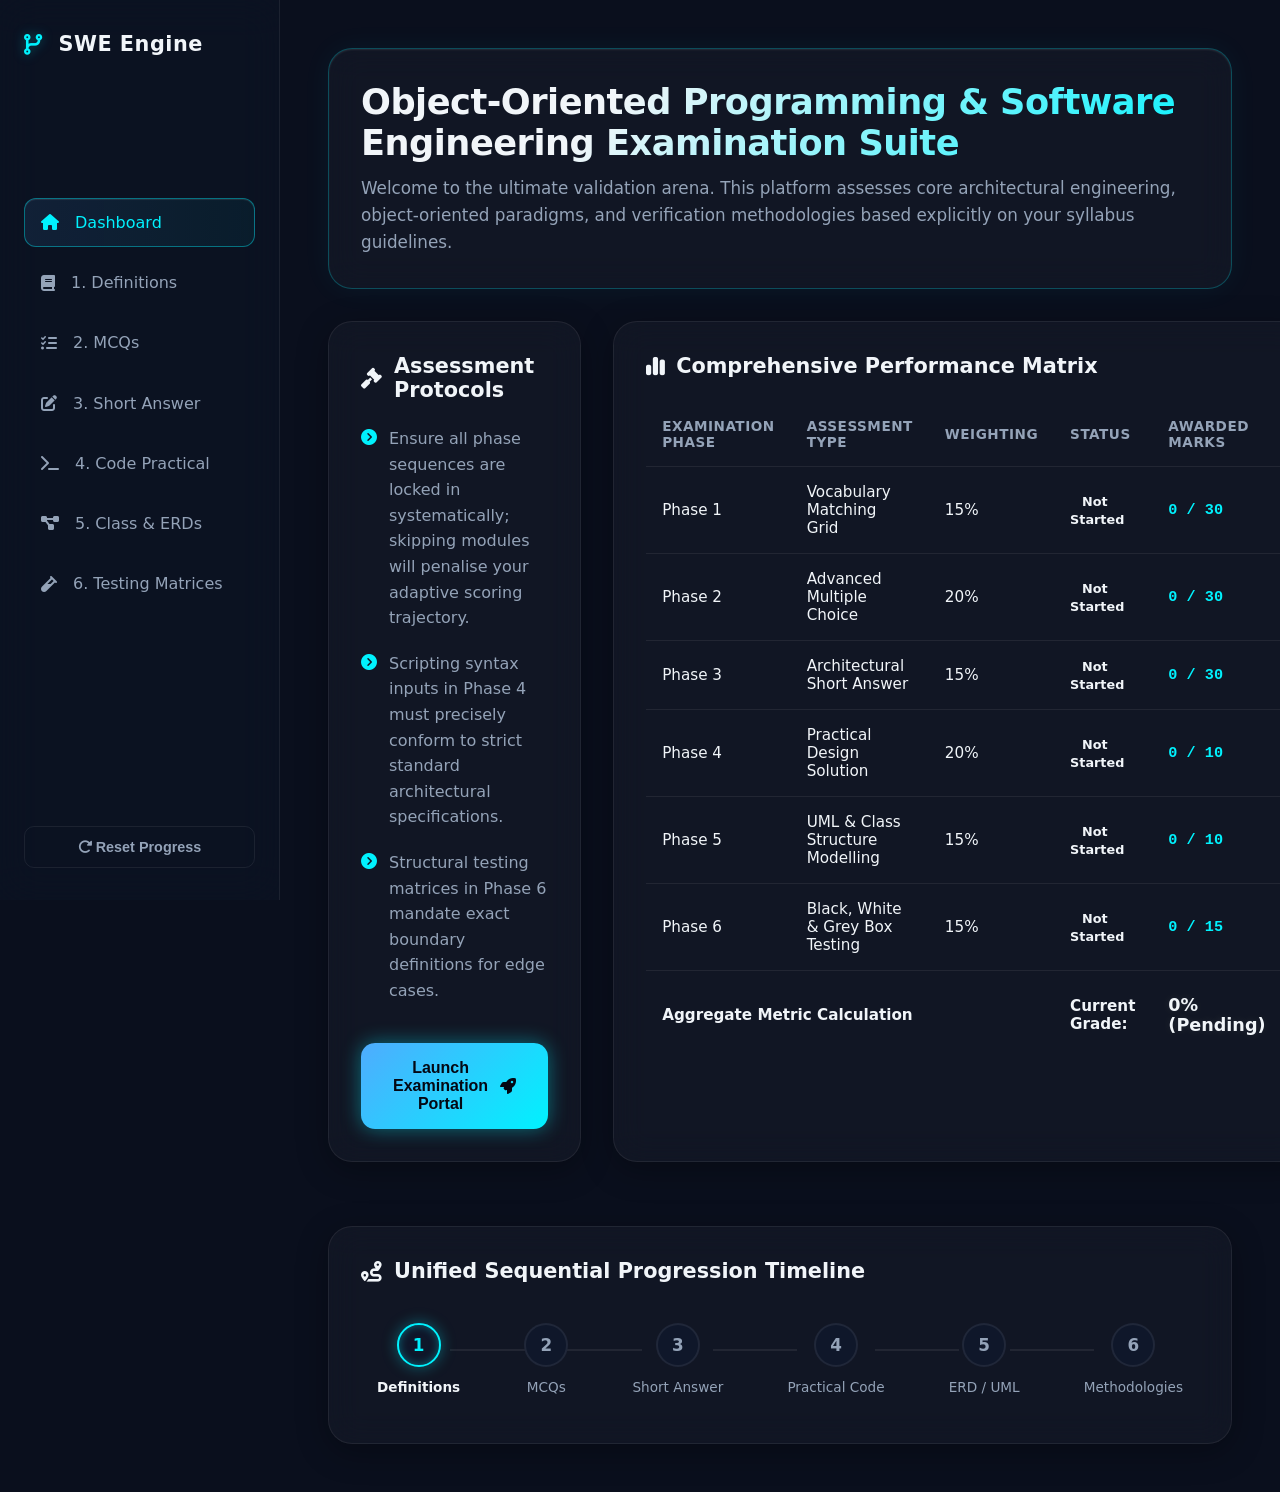
<file: index.html>
<!DOCTYPE html>
<html lang="en-GB">
<head>
    <meta charset="UTF-8">
    <meta name="viewport" content="width=device-width, initial-scale=1.0">
    <title>Object-Oriented Programming & Software Engineering Suite</title>
    <link rel="stylesheet" href="styles.css">
    <link rel="stylesheet" href="https://cdnjs.cloudflare.com/ajax/libs/font-awesome/6.4.0/css/all.min.css">
</head>
<body>

    <nav class="sidebar">
        <div class="sidebar-brand">
            <i class="fa-solid fa-code-branch glowing-icon"></i>
            <span>SWE Engine</span>
        </div>
        <ul class="nav-links">
            <li class="active"><a href="index.html"><i class="fa-solid fa-house"></i> Dashboard</a></li>
            <li><a href="definitions.html"><i class="fa-solid fa-book"></i> 1. Definitions</a></li>
            <li><a href="mcq.html"><i class="fa-solid fa-list-check"></i> 2. MCQs</a></li>
            <li><a href="saq.html"><i class="fa-solid fa-pen-to-square"></i> 3. Short Answer</a></li>
            <li><a href="code.html"><i class="fa-solid fa-terminal"></i> 4. Code Practical</a></li>
            <li><a href="erd.html"><i class="fa-solid fa-diagram-project"></i> 5. Class & ERDs</a></li>
            <li><a href="test.html"><i class="fa-solid fa-vial"></i> 6. Testing Matrices</a></li>
        </ul>
        <div class="sidebar-footer">
            <button id="reset-btn" class="btn-secondary"><i class="fa-solid fa-rotate-right"></i> Reset Progress</button>
        </div>
    </nav>

    <main class="dashboard-container">
        
        <header class="glass-panel glowing-border header-panel">
            <h1>Object-Oriented Programming & Software Engineering Examination Suite</h1>
            <p>Welcome to the ultimate validation arena. This platform assesses core architectural engineering, object-oriented paradigms, and verification methodologies based explicitly on your syllabus guidelines.</p>
        </header>

        <div class="dashboard-grid">
            
            <section class="glass-panel rules-panel">
                <h2><i class="fa-solid fa-gavel"></i> Assessment Protocols</h2>
                <ul class="protocols-list">
                    <li><i class="fa-solid fa-circle-chevron-right text-accent"></i> Ensure all phase sequences are locked in systematically; skipping modules will penalise your adaptive scoring trajectory.</li>
                    <li><i class="fa-solid fa-circle-chevron-right text-accent"></i> Scripting syntax inputs in Phase 4 must precisely conform to strict standard architectural specifications.</li>
                    <li><i class="fa-solid fa-circle-chevron-right text-accent"></i> Structural testing matrices in Phase 6 mandate exact boundary definitions for edge cases.</li>
                </ul>
                
                <div class="cta-wrapper">
                    <button id="start-exam-btn" class="btn-primary glowing-btn">Launch Examination Portal <i class="fa-solid fa-rocket"></i></button>
                </div>
            </section>

            <section class="glass-panel metrics-panel">
                <h2><i class="fa-solid fa-chart-simple"></i> Comprehensive Performance Matrix</h2>
                <table class="marks-table">
                    <thead>
                        <tr>
                            <th>Examination Phase</th>
                            <th>Assessment Type</th>
                            <th>Weighting</th>
                            <th>Status</th>
                            <th>Awarded Marks</th>
                        </tr>
                    </thead>
                    <tbody>
                        <tr id="row-definitions">
                            <td>Phase 1</td>
                            <td>Vocabulary Matching Grid</td>
                            <td>15%</td>
                            <td><span class="badge badge-pending">Not Started</span></td>
                            <td class="score-display">0 / 30</td>
                        </tr>
                        <tr id="row-mcq">
                            <td>Phase 2</td>
                            <td>Advanced Multiple Choice</td>
                            <td>20%</td>
                            <td><span class="badge badge-pending">Not Started</span></td>
                            <td class="score-display">0 / 30</td>
                        </tr>
                        <tr id="row-saq">
                            <td>Phase 3</td>
                            <td>Architectural Short Answer</td>
                            <td>15%</td>
                            <td><span class="badge badge-pending">Not Started</span></td>
                            <td class="score-display">0 / 30</td>
                        </tr>
                        <tr id="row-code">
                            <td>Phase 4</td>
                            <td>Practical Design Solution</td>
                            <td>20%</td>
                            <td><span class="badge badge-pending">Not Started</span></td>
                            <td class="score-display">0 / 10</td>
                        </tr>
                        <tr id="row-erd">
                            <td>Phase 5</td>
                            <td>UML & Class Structure Modelling</td>
                            <td>15%</td>
                            <td><span class="badge badge-pending">Not Started</span></td>
                            <td class="score-display">0 / 10</td>
                        </tr>
                        <tr id="row-test">
                            <td>Phase 6</td>
                            <td>Black, White & Grey Box Testing</td>
                            <td>15%</td>
                            <td><span class="badge badge-pending">Not Started</span></td>
                            <td class="score-display">0 / 15</td>
                        </tr>
                    </tbody>
                    <tfoot>
                        <tr class="total-score-row">
                            <td colspan="3">Aggregate Metric Calculation</td>
                            <td>Current Grade:</td>
                            <td id="aggregate-score">0% (Pending)</td>
                        </tr>
                    </tfoot>
                </table>
            </section>
        </div>

        <section class="glass-panel timeline-panel">
            <h2><i class="fa-solid fa-route"></i> Unified Sequential Progression Timeline</h2>
            <div class="timeline-container">
                <div class="timeline-step step-active" data-phase="1">
                    <div class="step-node">1</div>
                    <span class="step-label">Definitions</span>
                </div>
                <div class="timeline-line"></div>
                <div class="timeline-step" data-phase="2">
                    <div class="step-node">2</div>
                    <span class="step-label">MCQs</span>
                </div>
                <div class="timeline-line"></div>
                <div class="timeline-step" data-phase="3">
                    <div class="step-node">3</div>
                    <span class="step-label">Short Answer</span>
                </div>
                <div class="timeline-line"></div>
                <div class="timeline-step" data-phase="4">
                    <div class="step-node">4</div>
                    <span class="step-label">Practical Code</span>
                </div>
                <div class="timeline-line"></div>
                <div class="timeline-step" data-phase="5">
                    <div class="step-node">5</div>
                    <span class="step-label">ERD / UML</span>
                </div>
                <div class="timeline-line"></div>
                <div class="timeline-step" data-phase="6">
                    <div class="step-node">6</div>
                    <span class="step-label">Methodologies</span>
                </div>
            </div>
        </section>

    </main>

    <script>
        document.addEventListener('DOMContentLoaded', () => {
            // Setup default empty state schema for LocalStorage
            const defaultExamState = {
                currentPhase: 1,
                isCompleted: false,
                scores: {
                    definitions: { score: 0, total: 30, status: 'Not Started' },
                    mcq: { score: 0, total: 30, status: 'Not Started' },
                    saq: { score: 0, total: 30, status: 'Not Started' },
                    code: { score: 0, total: 10, status: 'Not Started' },
                    erd: { score: 0, total: 10, status: 'Not Started' },
                    test: { score: 0, total: 15, status: 'Not Started' }
                }
            };

            // Initialise or pull existing state
            let currentExamState = JSON.parse(localStorage.getItem('oop_exam_state'));
            if (!currentExamState) {
                currentExamState = defaultExamState;
                localStorage.setItem('oop_exam_state', JSON.stringify(currentExamState));
            }

            // Sync the UI values seamlessly based on active state data
            const updateDashboardUI = () => {
                const state = currentExamState.scores;
                
                // Iterative assignment of table data variables
                Object.keys(state).forEach(key => {
                    const row = document.getElementById(`row-${key}`);
                    if(row) {
                        const badge = row.querySelector('.badge');
                        const scoreDisplay = row.querySelector('.score-display');
                        
                        badge.textContent = state[key].status;
                        badge.className = `badge badge-${state[key].status.toLowerCase().replace(' ', '-')}`;
                        scoreDisplay.textContent = `${state[key].score} / ${state[key].total}`;
                    }
                });

                // Update visual nodes along the linear step timeline
                const timelineSteps = document.querySelectorAll('.timeline-step');
                timelineSteps.forEach(step => {
                    const phaseNum = parseInt(step.getAttribute('data-phase'));
                    step.classList.remove('step-active', 'step-complete');
                    
                    if (phaseNum < currentExamState.currentPhase) {
                        step.classList.add('step-complete');
                    } else if (phaseNum === currentExamState.currentPhase) {
                        step.classList.add('step-active');
                    }
                });

                // Calculate weighted aggregate mathematical value
                calculateOverallGrade(state);
            };

            const calculateOverallGrade = (state) => {
                const weightings = { definitions: 0.15, mcq: 0.20, saq: 0.15, code: 0.20, erd: 0.15, test: 0.15 };
                let aggregatePercentage = 0;
                let startedAny = false;

                Object.keys(state).forEach(key => {
                    if (state[key].status !== 'Not Started') startedAny = true;
                    const phasePercent = (state[key].score / state[key].total) * 100;
                    aggregatePercentage += phasePercent * weightings[key];
                });

                const gradeDisplay = document.getElementById('aggregate-score');
                if (!startedAny) {
                    gradeDisplay.textContent = '0% (Pending)';
                } else {
                    gradeDisplay.textContent = `${aggregatePercentage.toFixed(1)}%`;
                }
            };

            // Event Handlers for control elements
            document.getElementById('start-exam-btn').addEventListener('click', () => {
                // Map out files dynamically depending on current progress checkpoint
                const phaseRouting = { 1: 'definitions.html', 2: 'mcq.html', 3: 'saq.html', 4: 'code.html', 5: 'erd.html', 6: 'test.html' };
                window.location.href = phaseRouting[currentExamState.currentPhase] || 'definitions.html';
            });

            document.getElementById('reset-btn').addEventListener('click', () => {
                if(confirm('Are you absolutely certain you want to purge your current structural progress across all modules? This action cannot be undone.')) {
                    localStorage.setItem('oop_exam_state', JSON.stringify(defaultExamState));
                    currentExamState = defaultExamState;
                    updateDashboardUI();
                }
            });

            // Trigger structural rendering
            updateDashboardUI();
        });
    </script>
</body>
</html>
</file>
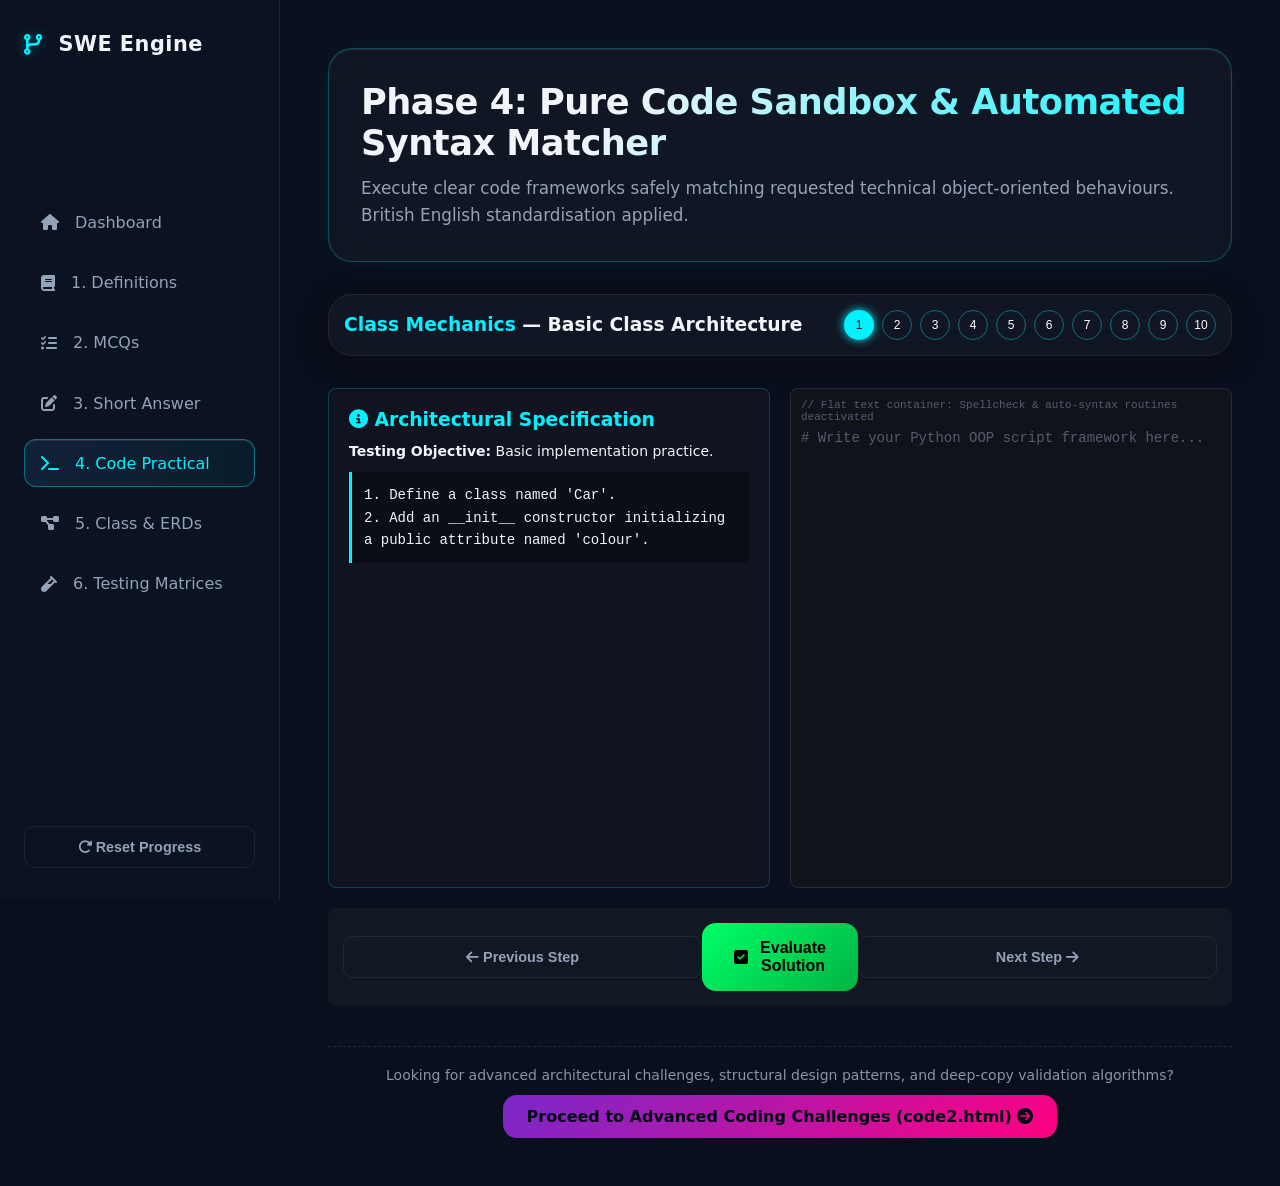
<file: code.html>
<!DOCTYPE html>
<html lang="en-GB">
<head>
    <meta charset="UTF-8">
    <meta name="viewport" content="width=device-width, initial-scale=1.0">
    <title>Phase 4: Simple Coding Practice</title>
    <link rel="stylesheet" href="styles.css">
    <link rel="stylesheet" href="https://cdnjs.cloudflare.com/ajax/libs/font-awesome/6.4.0/css/all.min.css">
    <style>
        /* Specific Sandbox Split-Screen Layout Components */
        .sandbox-container {
            display: grid;
            grid-template-columns: 1fr 1fr;
            gap: 20px;
            margin-top: 20px;
            min-height: 500px;
        }

        .workspace-panel {
            display: flex;
            flex-direction: column;
            height: 100%;
        }

        .prompt-card {
            background: rgba(20, 24, 35, 0.6);
            border: 1px solid rgba(0, 242, 254, 0.2);
            padding: 20px;
            border-radius: 8px;
            flex-grow: 1;
            overflow-y: auto;
        }

        .editor-container {
            position: relative;
            flex-grow: 1;
            display: flex;
            flex-direction: column;
            background: #11131a;
            border: 1px solid rgba(255, 255, 255, 0.1);
            border-radius: 8px;
            padding: 10px;
        }

        .code-input-area {
            width: 100%;
            height: 350px;
            background: transparent;
            color: #00ff66;
            font-family: 'Courier New', Courier, monospace;
            font-size: 14px;
            border: none;
            resize: none;
            outline: none;
            line-height: 1.5;
        }

        /* Utility classes to kill default browser interference */
        .code-input-area::placeholder {
            color: #555c70;
        }

        .navigation-bar {
            display: flex;
            justify-content: space-between;
            align-items: center;
            margin-top: 20px;
            padding: 15px;
            background: rgba(255, 255, 255, 0.03);
            border-radius: 8px;
        }

        .question-nav-dots {
            display: flex;
            gap: 8px;
        }

        .nav-dot {
            width: 30px;
            height: 30px;
            border-radius: 50%;
            border: 1px solid rgba(0, 242, 254, 0.4);
            background: transparent;
            color: #fff;
            display: flex;
            align-items: center;
            justify-content: center;
            cursor: pointer;
            font-size: 12px;
            transition: all 0.3s ease;
        }

        .nav-dot.active {
            background: #00f2fe;
            color: #000;
            box-shadow: 0 0 10px #00f2fe;
        }

        .nav-dot.completed {
            border-color: #00ff66;
            background: rgba(0, 255, 102, 0.2);
        }

        .feedback-panel {
            margin-top: 20px;
            padding: 15px;
            border-radius: 8px;
            display: none;
        }

        .feedback-success {
            background: rgba(0, 255, 102, 0.1);
            border: 1px solid #00ff66;
        }

        .feedback-partial {
            background: rgba(255, 186, 0, 0.1);
            border: 1px solid #ffba00;
        }

        .override-box {
            display: inline-flex;
            align-items: center;
            gap: 10px;
            margin-top: 10px;
        }

        .override-input {
            width: 60px;
            background: #222633;
            border: 1px solid rgba(255, 255, 255, 0.2);
            color: #fff;
            padding: 4px;
            border-radius: 4px;
            text-align: center;
        }

        .extension-link-wrapper {
            margin-top: 40px;
            text-align: center;
            border-top: 1px dashed rgba(255, 255, 255, 0.1);
            padding-top: 20px;
        }

        .sample-solution-block {
            background: rgba(255, 255, 255, 0.05);
            padding: 10px;
            border-radius: 4px;
            font-family: monospace;
            white-space: pre-wrap;
            margin-top: 10px;
            color: #a5b4fc;
        }
    </style>
</head>
<body>

    <nav class="sidebar">
        <div class="sidebar-brand">
            <i class="fa-solid fa-code-branch glowing-icon"></i>
            <span>SWE Engine</span>
        </div>
        <ul class="nav-links">
            <li><a href="index.html"><i class="fa-solid fa-house"></i> Dashboard</a></li>
            <li><a href="definitions.html"><i class="fa-solid fa-book"></i> 1. Definitions</a></li>
            <li><a href="mcq.html"><i class="fa-solid fa-list-check"></i> 2. MCQs</a></li>
            <li><a href="saq.html"><i class="fa-solid fa-pen-to-square"></i> 3. Short Answer</a></li>
            <li class="active"><a href="code.html"><i class="fa-solid fa-terminal"></i> 4. Code Practical</a></li>
            <li><a href="erd.html"><i class="fa-solid fa-diagram-project"></i> 5. Class & ERDs</a></li>
            <li><a href="test.html"><i class="fa-solid fa-vial"></i> 6. Testing Matrices</a></li>
        </ul>
        <div class="sidebar-footer">
            <button id="reset-btn" class="btn-secondary"><i class="fa-solid fa-rotate-right"></i> Reset Progress</button>
        </div>
    </nav>

    <main class="dashboard-container">
        
        <header class="glass-panel glowing-border header-panel">
            <h1>Phase 4: Pure Code Sandbox & Automated Syntax Matcher</h1>
            <p>Execute clear code frameworks safely matching requested technical object-oriented behaviours. British English standardisation applied.</p>
        </header>

        <div class="glass-panel" style="margin-top: 20px; padding: 15px;">
            <div style="display: flex; justify-content: space-between; align-items: center;">
                <h3 id="question-title-display">Question 1 of 10</h3>
                <div class="question-nav-dots" id="dots-container">
                    </div>
            </div>
        </div>

        <div class="sandbox-container">
            
            <div class="workspace-panel">
                <div class="prompt-card">
                    <h3 style="color: #00f2fe; margin-bottom: 10px;"><i class="fa-solid fa-circle-info"></i> Architectural Specification</h3>
                    <div id="instruction-text" style="line-height: 1.6; font-size: 14px;">
                        </div>
                </div>
            </div>

            <div class="workspace-panel">
                <div class="editor-container">
                    <span style="font-size: 11px; color: #555c70; margin-bottom: 5px; font-family: monospace;">// Flat text container: Spellcheck & auto-syntax routines deactivated</span>
                    <textarea 
                        id="code-editor-input" 
                        class="code-input-area" 
                        placeholder="# Write your Python OOP script framework here..."
                        autocorrect="off" 
                        autocapitalize="off" 
                        spellcheck="false"
                    ></textarea>
                </div>
            </div>
        </div>

        <div id="feedback-panel" class="feedback-panel">
            <h4 id="feedback-heading">Evaluation Result</h4>
            <p id="feedback-text"></p>
            
            <div id="sample-answer-box" style="margin-top: 15px;">
                <strong>Expected Model Reference Sample Answer:</strong>
                <div class="sample-solution-block" id="sample-code-display"></div>
            </div>

            <div class="override-box">
                <label for="manual-mark-input"><i class="fa-solid fa-user-pen text-accent"></i> Modify Awarded Mark:</label>
                <input type="number" id="manual-mark-input" class="override-input" min="0" max="1" step="1">
                <span id="max-possible-mark">/ 1 Mark</span>
                <button id="save-override-btn" class="btn-secondary" style="padding: 3px 10px; font-size: 12px;">Apply Custom Score</button>
            </div>
        </div>

        <div class="navigation-bar">
            <button id="prev-question-btn" class="btn-secondary"><i class="fa-solid fa-arrow-left"></i> Previous Step</button>
            <button id="check-code-btn" class="btn-primary" style="background: linear-gradient(135deg, #00ff66 0%, #00b344 100%); color: #000; font-weight: bold;"><i class="fa-solid fa-square-check"></i> Evaluate Solution</button>
            <button id="next-question-btn" class="btn-secondary">Next Step <i class="fa-solid fa-arrow-right"></i></button>
        </div>

        <div class="extension-link-wrapper">
            <p style="color: #8a94a6; margin-bottom: 12px; font-size: 14px;">Looking for advanced architectural challenges, structural design patterns, and deep-copy validation algorithms?</p>
            <a href="code2.html" class="btn-primary" style="display: inline-block; text-decoration: none; background: linear-gradient(135deg, #7928ca 0%, #ff0080 100%); padding: 12px 24px;">
                Proceed to Advanced Coding Challenges (code2.html) <i class="fa-solid fa-circle-arrow-right"></i>
            </a>
        </div>

    </main>

    <script>
        document.addEventListener('DOMContentLoaded', () => {
            
            // 10 Simple Warm-up Questions testing distinct pillars and basic concepts
            const easyCodeQuestions = [
                {
                    id: 1,
                    pillar: "Class Mechanics",
                    title: "Basic Class Architecture",
                    steps: "1. Define a class named 'Car'.<br>2. Add an __init__ constructor initializing a public attribute named 'colour'.",
                    sample: "class Car:\n    def __init__(self, colour):\n        self.colour = colour",
                    // Simple validation checkpoints matching stripped strings
                    regexKeywords: ["classCar", "def__init__(self,colour)", "self.colour=colour"]
                },
                {
                    id: 2,
                    pillar: "Encapsulation",
                    title: "Private Visibility State",
                    steps: "1. Define a class named 'BankAccount'.<br>2. Inside the constructor, instantiate a private attribute named 'balance' setting it to 0. (Hint: Use double underscores).",
                    sample: "class BankAccount:\n    def __init__(self):\n        self.__balance = 0",
                    regexKeywords: ["classBankAccount", "def__init__(self)", "self.__balance=0"]
                },
                {
                    id: 3,
                    pillar: "Inheritance",
                    title: "Subclass Hierarchy Definition",
                    steps: "1. Create a parent class named 'Vehicle' with a simple pass statement inside.<br>2. Create a child class named 'Bicycle' that explicitly inherits from 'Vehicle'.",
                    sample: "class Vehicle:\n    pass\n\nclass Bicycle(Vehicle):\n    pass",
                    regexKeywords: ["classVehicle", "pass", "classBicycle(Vehicle)"]
                },
                {
                    id: 4,
                    pillar: "Polymorphism",
                    title: "Method Overriding Setup",
                    steps: "1. Inside a class named 'Dog', create a method named 'speak' that returns 'Bark'.<br>2. Ensure self parameter is declared correctly.",
                    sample: "class Dog:\n    def speak(self):\n        return 'Bark'",
                    regexKeywords: ["classDog", "defspeak(self)", "return'Bark'"]
                },
                {
                    id: 5,
                    pillar: "Encapsulation Getter",
                    title: "Safe Property Read Access",
                    steps: "1. Create a class named 'User'.<br>2. Add a getter method named 'get_username(self)' that returns the private attribute value stored in 'self.__username'.",
                    sample: "class User:\n    def get_username(self):\n        return self.__username",
                    regexKeywords: ["classUser", "defget_username(self)", "returnself.__username"]
                },
                {
                    id: 6,
                    pillar: "Constructor Linking",
                    title: "Superclass Constructor Link via super()",
                    steps: "1. Inside the child class constructor 'def __init__(self, brand):', call the parent class's constructor passing up the variable 'brand' using the super() function.",
                    sample: "def __init__(self, brand):\n    super().__init__(brand)",
                    regexKeywords: ["def__init__(self,brand)", "super().__init__(brand)"]
                },
                {
                    id: 7,
                    pillar: "Generalisation",
                    title: "Extracting Mutual Base Attributes",
                    steps: "1. Generalise code by creating a common parent class named 'Employee'.<br>2. Add an __init__ constructor that maps a shared 'name' parameter into 'self.name'.",
                    sample: "class Employee:\n    def __init__(self, name):\n        self.name = name",
                    regexKeywords: ["classEmployee", "def__init__(self,name)", "self.name=name"]
                },
                {
                    id: 8,
                    pillar: "Encapsulation Setter",
                    title: "Safe Property State Mutation",
                    steps: "1. Create a class named 'SmartDevice'.<br>2. Write a setter method named 'set_volume(self, value)' that reassigns a private attribute 'self.__volume' equal to the incoming parameter value.",
                    sample: "class SmartDevice:\n    def set_volume(self, value):\n        self.__volume = value",
                    regexKeywords: ["classSmartDevice", "defset_volume(self,value)", "self.__volume=value"]
                },
                {
                    id: 9,
                    pillar: "Object Instantiation",
                    title: "Creating Instances in Memory",
                    steps: "1. Assuming a class 'Book' exists requiring a title string, instantiate an instance of this class and assign the created object into a variable named 'my_book'. Pass the string 'OOP' as its argument.",
                    sample: "my_book = Book('OOP')",
                    regexKeywords: ["my_book=Book('OOP')"]
                },
                {
                    id: 10,
                    pillar: "Polymorphic Interface",
                    title: "Uniform Method Interfaces",
                    steps: "1. Define a class named 'Rectangle'.<br>2. Create a standardized method signature named 'calculate_area(self)' containing a simple pass command.",
                    sample: "class Rectangle:\n    def calculate_area(self):\n        pass",
                    regexKeywords: ["classRectangle", "defcalculate_area(self)", "pass"]
                }
            ];

            // LocalStorage State Coordination Defaults
            const defaultState = {
                currentPhase: 4,
                isCompleted: false,
                scores: {
                    definitions: { score: 0, total: 30, status: 'Not Started' },
                    mcq: { score: 0, total: 30, status: 'Not Started' },
                    saq: { score: 0, total: 30, status: 'Not Started' },
                    code: { score: 0, total: 10, status: 'Not Started' },
                    erd: { score: 0, total: 10, status: 'Not Started' },
                    test: { score: 0, total: 15, status: 'Not Started' }
                },
                phase4Answers: Array(10).fill(""),
                phase4Scores: Array(10).fill(0)
            };

            let appState = JSON.parse(localStorage.getItem('oop_exam_state')) || defaultState;
            
            // Backwards compatibility sync if tracking arrays aren't present
            if (!appState.phase4Answers) appState.phase4Answers = Array(10).fill("");
            if (!appState.phase4Scores) appState.phase4Scores = Array(10).fill(0);

            let activeIndex = 0;

            const dotsContainer = document.getElementById('dots-container');
            const titleDisplay = document.getElementById('question-title-display');
            const instructionText = document.getElementById('instruction-text');
            const codeEditor = document.getElementById('code-editor-input');
            const feedbackPanel = document.getElementById('feedback-panel');
            const feedbackText = document.getElementById('feedback-text');
            const sampleCodeDisplay = document.getElementById('sample-code-display');
            const manualMarkInput = document.getElementById('manual-mark-input');

            // Render navigation layout tracker dots
            const initProgressTrackerDots = () => {
                dotsContainer.innerHTML = '';
                for (let i = 0; i < 10; i++) {
                    const dot = document.createElement('button');
                    dot.className = 'nav-dot';
                    if (i === activeIndex) dot.classList.add('active');
                    if (appState.phase4Scores[i] > 0) dot.classList.add('completed');
                    dot.textContent = i + 1;
                    dot.addEventListener('click', () => saveAndGoTo(i));
                    dotsContainer.appendChild(dot);
                }
            };

            // Load explicit data state corresponding to active index context
            const renderActiveQuestion = () => {
                const currentQ = easyCodeQuestions[activeIndex];
                titleDisplay.innerHTML = `<span style='color: #00f2fe;'>${currentQ.pillar}</span> — ${currentQ.title}`;
                
                instructionText.innerHTML = `
                    <p><strong>Testing Objective:</strong> Basic implementation practice.</p>
                    <div style='background: rgba(0,0,0,0.3); padding: 12px; border-left: 3px solid #00f2fe; margin: 10px 0; font-family: monospace;'>
                        ${currentQ.steps}
                    </div>
                `;

                // Set content directly. Ensure textarea is blank if no prior data answer recorded
                codeEditor.value = appState.phase4Answers[activeIndex] || "";
                feedbackPanel.style.display = 'none';
                
                initProgressTrackerDots();
            };

            const saveAndGoTo = (targetIndex) => {
                if (targetIndex >= 0 && targetIndex < 10) {
                    appState.phase4Answers[activeIndex] = codeEditor.value;
                    localStorage.setItem('oop_exam_state', JSON.stringify(appState));
                    activeIndex = targetIndex;
                    renderActiveQuestion();
                }
            };

            // Light validation logic string operations cleanup
            document.getElementById('check-code-btn').addEventListener('click', () => {
                const userInput = codeEditor.value;
                appState.phase4Answers[activeIndex] = userInput;
                
                const targetQ = easyCodeQuestions[activeIndex];
                
                // Strip all white spaces, line breaks, comments, single quotes, double quotes to standardize evaluation
                const cleanString = userInput.replace(/\s+/g, '').replace(/#.*$/gm, '').replace(/['"]/g, '');
                
                let matchesAll = true;
                targetQ.regexKeywords.forEach(keyword => {
                    const cleanKeyword = keyword.replace(/['"]/g, '');
                    if (!cleanString.includes(cleanKeyword)) {
                        matchesAll = false;
                    }
                });

                feedbackPanel.style.display = 'block';
                sampleCodeDisplay.textContent = targetQ.sample;

                if (matchesAll && cleanString.length > 0) {
                    feedbackPanel.className = "feedback-panel feedback-success";
                    feedbackText.innerHTML = "<i class='fa-solid fa-circle-check' style='color:#00ff66;'></i> <strong>Automated Metric Match: Passed!</strong> Syntax architecture conforms perfectly with standard core expectations.";
                    appState.phase4Scores[activeIndex] = 1;
                    manualMarkInput.value = 1;
                } else {
                    feedbackPanel.className = "feedback-panel feedback-partial";
                    feedbackText.innerHTML = "<i class='fa-solid fa-circle-exclamation' style='color:#ffba00;'></i> <strong>Check Completed:</strong> Discrepancies found or empty initialization framework detected. Review structural specifications or adjust awarded score manually if structural requirements were met codewise.";
                    appState.phase4Scores[activeIndex] = 0;
                    manualMarkInput.value = 0;
                }

                syncTotalScoreToGlobalSchema();
            });

            // Action to manually re-write metrics tracking array 
            document.getElementById('save-override-btn').addEventListener('click', () => {
                let assignedVal = parseInt(manualMarkInput.value) || 0;
                if (assignedVal < 0) assignedVal = 0;
                if (assignedVal > 1) assignedVal = 1;
                
                manualMarkInput.value = assignedVal;
                appState.phase4Scores[activeIndex] = assignedVal;
                
                alert(`Successfully altered question ${activeIndex + 1} score checkpoint to ${assignedVal} mark.`);
                syncTotalScoreToGlobalSchema();
                initProgressTrackerDots();
            });

            const syncTotalScoreToGlobalSchema = () => {
                const totalPhase4Sum = appState.phase4Scores.reduce((a, b) => a + b, 0);
                appState.scores.code.score = totalPhase4Sum;
                appState.scores.code.status = 'Completed';
                
                // Advance tracking mechanism conditionally
                if(appState.currentPhase === 4) {
                    appState.currentPhase = 5;
                }
                
                localStorage.setItem('oop_exam_state', JSON.stringify(appState));
            };

            // Steps Pagination controls
            document.getElementById('prev-question-btn').addEventListener('click', () => {
                saveAndGoTo(activeIndex - 1);
            });

            document.getElementById('next-question-btn').addEventListener('click', () => {
                saveAndGoTo(activeIndex + 1);
            });

            document.getElementById('reset-btn').addEventListener('click', () => {
                if(confirm('Are you absolutely certain you want to purge your current programming exercises data? This action cannot be undone.')) {
                    appState.phase4Answers = Array(10).fill("");
                    appState.phase4Scores = Array(10).fill(0);
                    appState.scores.code.score = 0;
                    appState.scores.code.status = 'Not Started';
                    localStorage.setItem('oop_exam_state', JSON.stringify(appState));
                    activeIndex = 0;
                    renderActiveQuestion();
                }
            });

            // Initial Execution Trigger
            renderActiveQuestion();
        });
    </script>
</body>
</html>
</file>
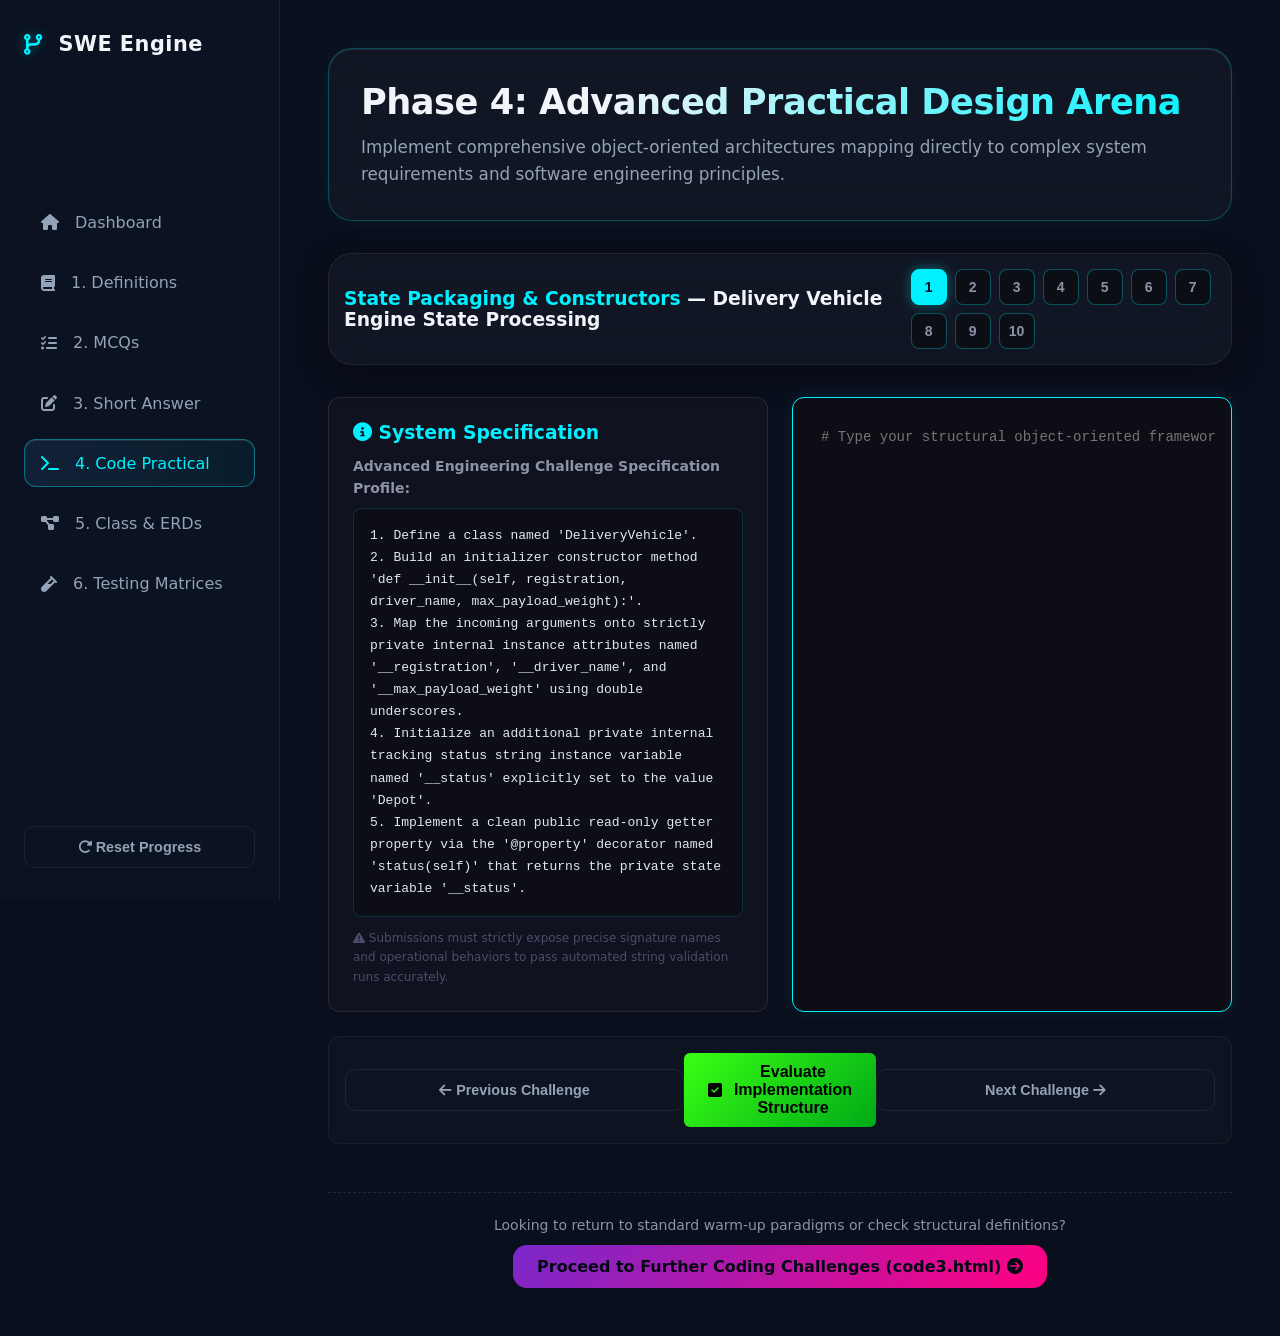
<file: code2.html>
<!DOCTYPE html>
<html lang="en-GB">
<head>
<meta charset="UTF-8">
<meta name="viewport" content="width=device-width, initial-scale=1.0">
<title>Phase 4: Advanced Practical Design Arena - SWE Engine</title>
<link rel="stylesheet" href="styles.css">
<link rel="stylesheet" href="https://cdnjs.cloudflare.com/ajax/libs/font-awesome/6.4.0/css/all.min.css">
<style>
/* Specific Sandbox Split-Screen Layout Components */
.sandbox-container {
display: grid;
grid-template-columns: 1fr 1fr;
gap: 24px;
margin-top: 20px;
min-height: 600px;
}
@media (max-width: 1024px) {
.sandbox-container {
grid-template-columns: 1fr;
}
}
.workspace-panel {
display: flex;
flex-direction: column;
height: 100%;
}
.problem-card {
background: rgba(20, 20, 35, 0.6);
border-radius: 12px;
padding: 24px;
border: 1px solid rgba(255, 255, 255, 0.1);
flex-grow: 1;
overflow-y: auto;
}

/* --- PERFECTLY ALIGNED DUAL-LAYER EDITING ENGINE --- */
.editor-container {
position: relative;
flex-grow: 1;
background: #0d0e15;
border-radius: 12px;
border: 1px solid var(--neon-blue, #00f0ff);
padding: 16px;
box-shadow: 0 0 15px rgba(0, 240, 255, 0.1);
height: 480px;
overflow: hidden;
}
/* Both layers must match font metrics perfectly to line up down to the pixel */
.code-input-area, .syntax-highlight-overlay {
position: absolute;
top: 16px;
left: 16px;
width: calc(100% - 32px);
height: calc(100% - 32px);
font-family: 'Fira Code', 'Courier New', Courier, monospace;
font-size: 14px;
line-height: 1.6;
white-space: pre;
padding: 12px;
margin: 0;
box-sizing: border-box;
border: none;
outline: none;
background: transparent;
}
/* Front Layer: Hidden text characters but captures typing and retains cursor */
.code-input-area {
color: transparent;
caret-color: #39ff14; /* Neon green cursor tracking */
resize: none;
z-index: 2;
overflow: auto;
}
/* Back Layer: Displays beautifully colorized syntax markup tokens */
.syntax-highlight-overlay {
color: #e2e8f0;
z-index: 1;
overflow: hidden;
pointer-events: none;
}
/* VS Code Style Python Palette Options */
.token-keyword { color: #ff79c6 !important; font-weight: bold; }
.token-self    { color: #bd93f9 !important; font-style: italic; }
.token-builtin { color: #8be9fd !important; }
.token-string  { color: #f1fa8c !important; }
.token-number  { color: #bd93f9 !important; }
.token-comment { color: #6272a4 !important; font-style: italic; }
.navigation-bar {
display: flex;
justify-content: space-between;
align-items: center;
margin-top: 24px;
padding: 16px;
background: rgba(255, 255, 255, 0.02);
border-radius: 12px;
border: 1px solid rgba(255, 255, 255, 0.05);
}
.question-nav-dots {
display: flex;
gap: 8px;
flex-wrap: wrap;
}
.nav-dot {
width: 36px;
height: 36px;
border-radius: 8px;
border: 1px solid rgba(0, 240, 255, 0.3);
background: rgba(13, 14, 21, 0.8);
color: #8a94a6;
display: flex;
align-items: center;
justify-content: center;
cursor: pointer;
font-size: 14px;
font-weight: 600;
transition: all 0.25s cubic-bezier(0.4, 0, 0.2, 1);
}
.nav-dot:hover {
border-color: #00f0ff;
color: #fff;
background: rgba(0, 240, 255, 0.05);
}
.nav-dot.active {
background: #00f0ff;
color: #0d0e15;
border-color: #00f0ff;
box-shadow: 0 0 12px rgba(0, 240, 255, 0.4);
}
.nav-dot.completed {
border-color: #39ff14;
background: rgba(57, 255, 20, 0.1);
color: #39ff14;
}
.feedback-panel {
margin-top: 24px;
padding: 20px;
border-radius: 12px;
display: none;
animation: fadeIn 0.4s ease;
}
.feedback-success {
background: rgba(57, 255, 20, 0.06);
border: 1px solid #39ff14;
box-shadow: 0 0 15px rgba(57, 255, 20, 0.05);
}
.feedback-partial {
background: rgba(255, 186, 0, 0.06);
border: 1px solid #ffba00;
box-shadow: 0 0 15px rgba(255, 186, 0, 0.05);
}
.criteria-dropdown-container {
margin-top: 15px;
padding: 12px;
background: rgba(255, 255, 255, 0.03);
border-radius: 6px;
border: 1px solid rgba(255, 255, 255, 0.08);
}
.criteria-select {
background: #161925;
color: #fff;
border: 1px solid rgba(255, 255, 255, 0.2);
padding: 6px 12px;
border-radius: 4px;
outline: none;
cursor: pointer;
font-family: inherit;
}
.override-box {
display: flex;
align-items: center;
gap: 12px;
margin-top: 16px;
padding-top: 16px;
border-top: 1px dashed rgba(255, 255, 255, 0.1);
}
.override-input {
width: 70px;
background: #161925;
border: 1px solid rgba(255, 255, 255, 0.2);
color: #fff;
padding: 6px;
border-radius: 4px;
text-align: center;
font-weight: bold;
}
.sample-solution-block {
background: #05070b;
padding: 16px;
border-radius: 8px;
border: 1px solid rgba(255, 255, 255, 0.05);
font-family: 'Fira Code', monospace;
font-size: 13px;
white-space: pre;
overflow-x: auto;
margin-top: 12px;
color: #a5b4fc;
line-height: 1.5;
}
.extension-link-wrapper {
margin-top: 48px;
text-align: center;
border-top: 1px dashed rgba(255, 255, 255, 0.1);
padding-top: 24px;
}
@keyframes fadeIn {
from { opacity: 0; transform: translateY(5px); }
to { opacity: 1; transform: translateY(0); }
}
</style>
</head>
<body>
<nav class="sidebar">
<div class="sidebar-brand">
<i class="fa-solid fa-code-branch glowing-icon"></i>
<span>SWE Engine</span>
</div>
<ul class="nav-links">
<li><a href="index.html"><i class="fa-solid fa-house"></i> Dashboard</a></li>
<li><a href="definitions.html"><i class="fa-solid fa-book"></i> 1. Definitions</a></li>
<li><a href="mcq.html"><i class="fa-solid fa-list-check"></i> 2. MCQs</a></li>
<li><a href="saq.html"><i class="fa-solid fa-pen-to-square"></i> 3. Short Answer</a></li>
<li class="active"><a href="code.html"><i class="fa-solid fa-terminal"></i> 4. Code Practical</a></li>
<li><a href="erd.html"><i class="fa-solid fa-diagram-project"></i> 5. Class & ERDs</a></li>
<li><a href="test.html"><i class="fa-solid fa-vial"></i> 6. Testing Matrices</a></li>
</ul>
<div class="sidebar-footer">
<button id="reset-btn" class="btn-secondary"><i class="fa-solid fa-rotate-right"></i> Reset Progress</button>
</div>
</nav>
<main class="dashboard-container">
<header class="glass-panel glowing-border header-panel">
<h1>Phase 4: Advanced Practical Design Arena</h1>
<p>Implement comprehensive object-oriented architectures mapping directly to complex system requirements and software engineering principles.</p>
</header>
<div class="glass-panel" style="margin-top: 20px; padding: 15px;">
<div style="display: flex; justify-content: space-between; align-items: center;">
<h3 id="question-title-display">Challenge 1 of 10</h3>
<div class="question-nav-dots" id="dots-container"></div>
</div>
</div>
<div class="sandbox-container">
<div class="workspace-panel">
<div class="problem-card">
<h3 style="color: #00f0ff; margin-bottom: 12px;"><i class="fa-solid fa-circle-info"></i> System Specification</h3>
<div id="instruction-text" style="line-height: 1.6; font-size: 14px;"></div>
</div>
</div>
<div class="workspace-panel">
<div class="editor-container">
<div id="syntax-overlay" class="syntax-highlight-overlay"></div>
<textarea
id="code-editor-input"
class="code-input-area"
placeholder="# Type your structural object-oriented framework here..."
autocorrect="off"
autocapitalize="off"
spellcheck="false"
></textarea>
</div>
</div>
</div>
<div id="feedback-panel" class="feedback-panel">
<h4 id="feedback-heading" style="font-size: 16px; margin-bottom: 8px;">Evaluation Result</h4>
<p id="feedback-text" style="font-size: 14px; line-height: 1.5;"></p>
<div class="criteria-dropdown-container">
<label for="criteria-selector" style="font-size: 13px; color: #8a94a6; margin-right: 10px;">Select Grading Tier:</label>
<select id="criteria-selector" class="criteria-select">
<option value="0">Unacceptable (0 Marks) - Fatal compilation errors / Missing structural blocks</option>
<option value="1">Partial Structure (1 Mark) - Skeleton present but keywords or parameters mismatched</option>
<option value="2">Satisfactory (2 Marks) - Architecture verified with minor procedural gaps</option>
<option value="3">Proficient (3 Marks) - Correct encapsulation signatures or overriding verified</option>
<option value="4">Advanced Masterly (4 Marks) - Complete state execution and signature parity met</option>
</select>
</div>
<div id="sample-answer-box" style="margin-top: 20px;">
<strong style="color: #00f0ff; font-size: 14px;">Model Reference Sample Answer:</strong>
<div class="sample-solution-block" id="sample-code-display"></div>
</div>
<div class="override-box">
<label for="manual-mark-input"><i class="fa-solid fa-user-pen text-accent"></i> Adjust Awarded Mark Value:</label>
<input type="number" id="manual-mark-input" class="override-input" min="0" max="4" step="1">
<span id="max-possible-mark" style="color: #8a94a6; font-size: 14px;">/ 4 Marks</span>
<button id="save-override-btn" class="btn-secondary" style="padding: 5px 12px; font-size: 12px; margin-left: 10px;">Commit Metric Change</button>
</div>
</div>
<div class="navigation-bar">
<button id="prev-question-btn" class="btn-secondary"><i class="fa-solid fa-arrow-left"></i> Previous Challenge</button>
<button id="check-code-btn" class="btn-primary" style="background: linear-gradient(135deg, #39ff14 0%, #00aa17 100%); color: #000; font-weight: bold; border: none; padding: 10px 24px; border-radius: 6px; cursor: pointer;"><i class="fa-solid fa-square-check"></i> Evaluate Implementation Structure</button>
<button id="next-question-btn" class="btn-secondary">Next Challenge <i class="fa-solid fa-arrow-right"></i></button>
</div>
<div class="extension-link-wrapper">
<p style="color: #8a94a6; margin-bottom: 12px; font-size: 14px;">Looking to return to standard warm-up paradigms or check structural definitions?</p>
<a href="code3.html" class="btn-primary" style="display: inline-block; text-decoration: none; background: linear-gradient(135deg, #7928ca 0%, #ff0080 100%); padding: 12px 24px;">
Proceed to Further Coding Challenges (code3.html) <i class="fa-solid fa-circle-arrow-right"></i>
</a>
</div>
</main>
<script>
document.addEventListener('DOMContentLoaded', () => {
const advancedCodeQuestions = [
{
id: 1,
pillar: "State Packaging & Constructors",
title: "Delivery Vehicle Engine State Processing",
maxPoints: 4,
steps: "1. Define a class named 'DeliveryVehicle'.<br>2. Build an initializer constructor method 'def __init__(self, registration, driver_name, max_payload_weight):'.<br>3. Map the incoming arguments onto strictly private internal instance attributes named '__registration', '__driver_name', and '__max_payload_weight' using double underscores.<br>4. Initialize an additional private internal tracking status string instance variable named '__status' explicitly set to the value 'Depot'.<br>5. Implement a clean public read-only getter property via the '@property' decorator named 'status(self)' that returns the private state variable '__status'.",
sample: "class DeliveryVehicle:\n    def __init__(self, registration, driver_name, max_payload_weight):\n        self.__registration = registration\n        self.__driver_name = driver_name\n        self.__max_payload_weight = max_payload_weight\n        self.__status = 'Depot'\n\n    @property\n    def status(self):\n        return self.__status",
regexKeywords: ["classDeliveryVehicle", "def__init__(self,registration,driver_name,max_payload_weight)", "self.__registration=registration", "self.__driver_name=driver_name", "self.__max_payload_weight=max_payload_weight", "self.__status=Depot", "@property", "defstatus(self)", "returnself.__status"]
},
{
id: 2,
pillar: "Strict Data Security & Encapsulation",
title: "Securing Vehicle Fleet Registrations",
maxPoints: 4,
steps: "1. Implement a class named 'SecureVehicle'.<br>2. Define an initializer constructor method capturing a parameter named 'vin_code'.<br>3. Protect this metadata field by initializing it strictly inside an internal private attribute named '__vin_code' using double leading underscores.<br>4. Expose this private attribute safely by creating an explicit public getter method named exactly 'get_vin_code(self)' which returns the private attribute directly.",
sample: "class SecureVehicle:\n    def __init__(self, vin_code):\n        self.__vin_code = vin_code\n        \n    def get_vin_code(self):\n        return self.__vin_code",
regexKeywords: ["classSecureVehicle", "def__init__(self,vin_code):", "self.__vin_code=vin_code", "defget_vin_code(self):", "returnself.__vin_code"]
},
{
id: 3,
pillar: "State Invariant Integrity Checking",
title: "Encapsulation Setters & Mutation Control",
maxPoints: 4,
steps: "1. Create an enterprise asset lifecycle class named 'CargoManifest'.<br>2. Set up an initialization constructor tracking a private internal instance variable named '__current_weight' initialized strictly to the default float value of 0.0.<br>3. Construct a standard public modifier setter method named exactly 'set_weight(self, amount)'.<br>4. Embed a strict conditional boundary filter branch condition within this setter checking if the incoming parameter 'amount' is strictly greater than zero. If True, mutate the state of '__current_weight' to equal 'amount'. If negative or equal to zero, execute a 'pass' instruction to fail quietly and preserve state safety bounds.",
sample: "class CargoManifest:\n    def __init__(self):\n        self.__current_weight = 0.0\n        \n    def set_weight(self, amount):\n        if amount > 0:\n            self.__current_weight = amount\n        else:\n            pass",
regexKeywords: ["classCargoManifest", "def__init__(self):", "self.__current_weight=0.0", "defset_weight(self,amount):", "ifamount>0:", "self.__current_weight=amount", "else:", "pass"]
},
{
id: 4,
pillar: "Class Specialization Mechanics",
title: "Establishing Specialized Fleet Hierarchies",
maxPoints: 4,
steps: "1. Establish an extensible base class named exactly 'FleetUnit'. Implement an initialization method that assigns a private attribute '__active' to True, and provide a public method 'get_status(self)' that returns '__active'.<br>2. Derive a specialized concrete inheritance class named exactly 'RefrigeratedTruck' that inherits from 'FleetUnit'.<br>3. Override 'get_status(self)' within the child class to call 'super().get_status()' and return a string statement combining the parent status with ' with cooling active'.",
sample: "class FleetUnit:\n    def __init__(self):\n        self.__active = True\n\n    def get_status(self):\n        return self.__active\n\nclass RefrigeratedTruck(FleetUnit):\n    def get_status(self):\n        base_status = super().get_status()\n        return f\"{base_status} with cooling active\"",
regexKeywords: ["classFleetUnit:", "self.__active=True", "defget_status(self):", "classRefrigeratedTruck(FleetUnit):", "super().get_status()"]
},
{
id: 5,
pillar: "Constructor Linkage & Base Delegation",
title: "Super Constructor Delegation Pipelines",
maxPoints: 4,
steps: "1. Create a specialized structural child subclass that inherits from a parent vehicle class.<br>2. Implement the derived child class initialization constructor matching the exact parameter signature 'def __init__(self, make, model, cubic_capacity):'.<br>3. Delegate the initialization of the foundational attributes 'make' and 'model' upward safely to the base superclass by explicitly invoking 'super().__init__(make, model)'.<br>4. Map the remaining parameter onto a public instance attribute named 'self.cubic_capacity = cubic_capacity'.",
sample: "def __init__(self, make, model, cubic_capacity):\n    super().__init__(make, model)\n    self.cubic_capacity = cubic_capacity",
regexKeywords: ["def__init__(self,make,model,cubic_capacity):", "super().__init__(make,model)", "self.cubic_capacity=cubic_capacity"]
},
{
id: 6,
pillar: "Dynamic Run-Time Polymorphism",
title: "Polymorphic Travel Metrics Execution",
maxPoints: 4,
steps: "1. Create a modern delivery logistics vehicle class named exactly 'ElectricCourier'.<br>2. Implement an initialization method that assigns a public instance configuration float tracker named 'self.battery_kwh'.<br>3. Implement a public execution calculation module method named exactly 'calculate_range(self)'.<br>4. Ensure the method calculates and returns the product expression evaluating to exactly: 'self.battery_kwh * 6.5'.",
sample: "class ElectricCourier:\n    def __init__(self, battery_kwh):\n        self.battery_kwh = battery_kwh\n\n    def calculate_range(self):\n        return self.battery_kwh * 6.5",
regexKeywords: ["classElectricCourier", "def__init__(self,battery_kwh):", "self.battery_kwh=battery_kwh", "defcalculate_range(self):", "returnself.battery_kwh*6.5"]
},
{
id: 7,
pillar: "Dynamic Memory Operations",
title: "Instantiating High-Payload Objects",
maxPoints: 4,
steps: "1. Identify an architectural base blueprint class definition named 'HeavyHauler' whose constructor signature accepts exactly three sequential operational parameters: 'license_id', 'axle_count', and 'tare_weight'.<br>2. Allocate memory and instantiate a concrete runtime object instance from this class definition, assigning the result to a variable named exactly 'active_unit'.<br>3. Pass arguments exactly matching the string literal 'TX-99', the integer scalar valuation 4, and the explicit float point literal 12500.0.",
sample: "active_unit = HeavyHauler('TX-99', 4, 12500.0)",
regexKeywords: ["active_unit=HeavyHauler(", "TX-99", "4", "12500.0"]
},
{
id: 8,
pillar: "Interface Abstraction Design Patterns",
title: "Enforcing System Structuring Contracts",
maxPoints: 4,
steps: "1. Import the rigid abstract base components cleanly from the Python standard library package using the specific statement 'from abc import ABC, abstractmethod'.<br>2. Design a system abstraction structural layout class named exactly 'AbstractRouter' that inherits directly from the 'ABC' class framework interface marker.<br>3. Enforce a strict architectural interface compliance blueprint by creating a concrete contract method signature named exactly 'assign_route(self)'.<br>4. Attach the abstract enforcement decorator pattern layer directly preceding the method signature using '@abstractmethod', and define the implementation body cleanly using a simple 'pass' command.",
sample: "from abc import ABC, abstractmethod\n\nclass AbstractRouter(ABC):\n    @abstractmethod\n    def assign_route(self):\n        pass",
regexKeywords: ["fromabcimportABC,abstractmethod", "classAbstractRouter(ABC):", "@abstractmethod", "defassign_route(self):", "pass"]
},
{
id: 9,
pillar: "Complex Multi-Object Aggregation",
title: "Object Interaction & Message Passing",
maxPoints: 4,
steps: "1. Create an orchestration logistics interface tracking module class named exactly 'LogisticsHub'.<br>2. Implement a public tracking routine message coordination function method signature structured exactly as 'dispatch_vehicle(self, target_vehicle, route_path)'.<br>3. Inside this method implementation block, trigger a direct state manipulation workflow on the external dependent object passed in. Pass the message sequence along by explicitly invoking its internal state method interface: 'target_vehicle.assign_route_path(route_path)'.",
sample: "class LogisticsHub:\n    def dispatch_vehicle(self, target_vehicle, route_path):\n        target_vehicle.assign_route_path(route_path)",
regexKeywords: ["classLogisticsHub", "defdispatch_vehicle(self,target_vehicle,route_path):", "target_vehicle.assign_route_path(route_path)"]
},
{
id: 10,
pillar: "Automated Lifecycle Quality Assurance",
title: "Programmatic Component Unit Isolation Testing",
maxPoints: 4,
steps: "1. Construct an automated runtime test suite component class named exactly 'TestVehicleLifecycle' that inherits structural evaluation components from 'unittest.TestCase'. Ensure you import 'unittest' at the header.<br>2. Design a single isolated assertions testing execution routine method named exactly 'test_initial_depot_status(self)'.<br>3. Inside this test block, instantiate a mock tracking instance of the vehicle class under test and assign it to a local container variable named 'vehicle'. Pass constructor argument configurations mapping to the string 'XYZ-123', the string 'John', and the integer weight capacity metric 5000.<br>4. Run a strict equality assertion validation evaluation routine line verifying that the object's public property 'status' returns 'Depot' using exactly 'self.assertEqual(vehicle.status, 'Depot')'.",
sample: "import unittest\n\nclass TestVehicleLifecycle(unittest.TestCase):\n    def test_initial_depot_status(self):\n        vehicle = DeliveryVehicle('XYZ-123', 'John', 5000)\n        self.assertEqual(vehicle.status, 'Depot')",
regexKeywords: ["importunittest", "classTestVehicleLifecycle(unittest.TestCase):", "deftest_initial_depot_status(self):", "vehicle=DeliveryVehicle(", "self.assertEqual(vehicle.status,", "Depot"]
}
];
const fallbackState = {
currentPhase: 4,
isCompleted: false,
scores: {
definitions: { score: 0, total: 30, status: 'Not Started' },
mcq: { score: 0, total: 30, status: 'Not Started' },
saq: { score: 0, total: 30, status: 'Not Started' },
code: { score: 0, total: 10, status: 'Not Started' },
erd: { score: 0, total: 10, status: 'Not Started' },
test: { score: 0, total: 15, status: 'Not Started' }
},
phase4AdvancedAnswers: Array(10).fill(""),
phase4AdvancedScores: Array(10).fill(0)
};
let currentAppState = JSON.parse(localStorage.getItem('oop_exam_state')) || fallbackState;
if (!currentAppState.phase4AdvancedAnswers) currentAppState.phase4AdvancedAnswers = Array(10).fill("");
if (!currentAppState.phase4AdvancedScores) currentAppState.phase4AdvancedScores = Array(10).fill(0);
let activeChallengeIdx = 0;
const dotsContainer = document.getElementById('dots-container');
const titleDisplay = document.getElementById('question-title-display');
const instructionText = document.getElementById('instruction-text');
const codeEditor = document.getElementById('code-editor-input');
const feedbackPanel = document.getElementById('feedback-panel');
const feedbackText = document.getElementById('feedback-text');
const sampleCodeDisplay = document.getElementById('sample-code-display');
const manualMarkInput = document.getElementById('manual-mark-input');
const criteriaSelector = document.getElementById('criteria-selector');
const syntaxOverlay = document.getElementById('syntax-overlay');
// --- SINGLE-PASS AIRTIGHT RENDERING PIPELINE ---
function applyPythonSyntaxHighlighting(code) {
if (!code) return "";

// 1. Escape basic tags to avoid UI breakage
let html = code
.replace(/&/g, "&amp;")
.replace(/</g, "&lt;")
.replace(/>/g, "&gt;");
// 2. Process all structures cleanly via mutual exclusion
const tokenRegex = /(#.*)|("(?:\\.|[^"\\])*"|'(?:\\.|[^'\\])*')|\b(class|def|if|else|elif|return|pass|import|from|while|for|in|and|or|not|assert|with|as)\b|\b(self)\b|\b(assertEqual|super|print|int|str|float|list|dict|len)\b|\b(\d+(?:\.\d+)?)\b/g;
html = html.replace(tokenRegex, (match, comment, string, keyword, selfToken, builtin, number) => {
if (comment) return `<span class="token-comment">${comment}</span>`;
if (string) return `<span class="token-string">${string}</span>`;
if (keyword) return `<span class="token-keyword">${keyword}</span>`;
if (selfToken) return `<span class="token-self">${selfToken}</span>`;
if (builtin) return `<span class="token-builtin">${builtin}</span>`;
if (number) return `<span class="token-number">${number}</span>`;
return match;
});
return html;
}
const syncEditorRendering = () => {
let currentContent = codeEditor.value;
if (currentContent.endsWith('\n')) {
currentContent += ' ';
}
syntaxOverlay.innerHTML = applyPythonSyntaxHighlighting(currentContent);
syntaxOverlay.scrollTop = codeEditor.scrollTop;
syntaxOverlay.scrollLeft = codeEditor.scrollLeft;
};
codeEditor.addEventListener('input', syncEditorRendering);
codeEditor.addEventListener('scroll', () => {
syntaxOverlay.scrollTop = codeEditor.scrollTop;
syntaxOverlay.scrollLeft = codeEditor.scrollLeft;
});
// --- SMART CARRIAGE TAB & INDENTATION HANDLER ---
codeEditor.addEventListener('keydown', function(e) {
const start = this.selectionStart;
const end = this.selectionEnd;
if (e.key === 'Tab') {
e.preventDefault();
this.value = this.value.substring(0, start) + "    " + this.value.substring(end);
this.selectionStart = this.selectionEnd = start + 4;
syncEditorRendering();
}
if (e.key === 'Enter') {
e.preventDefault();
const lines = this.value.substring(0, start).split('\n');
const currentLine = lines[lines.length - 1];
let leadingSpaces = currentLine.match(/^ */)[0];

if (currentLine.trim().endsWith(':')) {
leadingSpaces += "    ";
}
const lineBreakWithSpaces = "\n" + leadingSpaces;
this.value = this.value.substring(0, start) + lineBreakWithSpaces + this.value.substring(end);
this.selectionStart = this.selectionEnd = start + lineBreakWithSpaces.length;
syncEditorRendering();
}
});
const refreshProgressDotsLayout = () => {
dotsContainer.innerHTML = '';
for (let idx = 0; idx < 10; idx++) {
const trackingDot = document.createElement('button');
trackingDot.className = 'nav-dot';
if (idx === activeChallengeIdx) trackingDot.classList.add('active');
if (currentAppState.phase4AdvancedScores[idx] > 0) trackingDot.classList.add('completed');
trackingDot.textContent = idx + 1;
trackingDot.addEventListener('click', () => saveAndNavigateTo(idx));
dotsContainer.appendChild(trackingDot);
}
};
const loadActiveChallengeState = () => {
const challengeItem = advancedCodeQuestions[activeChallengeIdx];
titleDisplay.innerHTML = `<span style='color: #00f0ff;'>${challengeItem.pillar}</span> — ${challengeItem.title}`;
instructionText.innerHTML = `
<p style='color: #8a94a6; margin-bottom: 8px;'><strong>Advanced Engineering Challenge Specification Profile:</strong></p>
<div style='background: rgba(13, 14, 21, 0.9); padding: 16px; border-radius: 8px; border: 1px solid rgba(0, 240, 255, 0.15); line-height: 1.7;
font-family: monospace; font-size: 13px; color: #e2e8f0;'>
${challengeItem.steps}
</div>
<p style='margin-top: 12px; font-size: 12px; color: #4a4d6b;'><i class='fa-solid fa-triangle-exclamation'></i> Submissions must strictly expose precise signature names and operational behaviors to pass automated string validation runs accurately.</p>
`;
codeEditor.value = currentAppState.phase4AdvancedAnswers[activeChallengeIdx] || "";
feedbackPanel.style.display = 'none';
syncEditorRendering();
refreshProgressDotsLayout();
};
const saveAndNavigateTo = (targetIdx) => {
if (targetIdx >= 0 && targetIdx < 10) {
currentAppState.phase4AdvancedAnswers[activeChallengeIdx] = codeEditor.value;
localStorage.setItem('oop_exam_state', JSON.stringify(currentAppState));
activeChallengeIdx = targetIdx;
loadActiveChallengeState();
}
};
document.getElementById('check-code-btn').addEventListener('click', () => {
const userSourceScript = codeEditor.value;
currentAppState.phase4AdvancedAnswers[activeChallengeIdx] = userSourceScript;
const targetChallenge = advancedCodeQuestions[activeChallengeIdx];
const cleanSourceString = userSourceScript.replace(/\s+/g, '').replace(/#.*$/gm, '').replace(/['"]/g, '');
let matchesAllKeywords = true;
targetChallenge.regexKeywords.forEach(keywordMarker => {
const cleanKeyword = keywordMarker.replace(/['"]/g, '');
if (!cleanSourceString.includes(cleanKeyword)) {
matchesAllKeywords = false;
}
});

feedbackPanel.style.display = 'block';
sampleCodeDisplay.textContent = targetChallenge.sample;

if (matchesAllKeywords && cleanSourceString.length > 0) {
feedbackPanel.className = "feedback-panel feedback-success";
feedbackText.innerHTML = "<i class='fa-solid fa-circle-check' style='color:#39ff14;'></i> <strong>Automated Metric Matcher: Passed Structural Verification!</strong> Code complies with object signature patterns, property validation logic, and inheritance structures.";
currentAppState.phase4AdvancedScores[activeChallengeIdx] = 4;
manualMarkInput.value = 4;
criteriaSelector.value = "4";
} else if (cleanSourceString.length > 0) {
feedbackPanel.className = "feedback-panel feedback-partial";
feedbackText.innerHTML = "<i class='fa-solid fa-circle-exclamation' style='color:#ffba00;'></i> <strong>Automated Verification Warning: Discrepancies Flagged.</strong> Core class names or property tracking signatures do not match the expected patterns. Review structural specs or calibrate performance tiers using the criteria matrix dropdown below.";
currentAppState.phase4AdvancedScores[activeChallengeIdx] = 1;
manualMarkInput.value = 1;
criteriaSelector.value = "1";
} else {
feedbackPanel.className = "feedback-panel feedback-partial";
feedbackText.innerHTML = "<i class='fa-solid fa-circle-xmark' style='color:#ff0055;'></i> <strong>Empty Workspace Matrix Detected.</strong> Zero active scripting frameworks found inside the workspace context. Evaluation failed.";
currentAppState.phase4AdvancedScores[activeChallengeIdx] = 0;
manualMarkInput.value = 0;
criteriaSelector.value = "0";
}
saveAggregatedMetricsToGlobalSchema();
});
criteriaSelector.addEventListener('change', (e) => {
const pickedValue = parseInt(e.target.value) || 0;
manualMarkInput.value = pickedValue;
});
document.getElementById('save-override-btn').addEventListener('click', () => {
let verifiedVal = parseInt(manualMarkInput.value) || 0;
if (verifiedVal < 0) verifiedVal = 0;
if (verifiedVal > 4) verifiedVal = 4;
manualMarkInput.value = verifiedVal;
criteriaSelector.value = verifiedVal.toString();
currentAppState.phase4AdvancedScores[activeChallengeIdx] = verifiedVal;
alert(`Successfully calibrated Challenge ${activeChallengeIdx + 1} score parameters to [${verifiedVal} Marks] inside active database frames.`);
saveAggregatedMetricsToGlobalSchema();
refreshProgressDotsLayout();
});
const saveAggregatedMetricsToGlobalSchema = () => {
const consolidatedSum = currentAppState.phase4AdvancedScores.reduce((prevVal, currentVal) => prevVal + currentVal, 0);
if (!currentAppState.scores.advancedCode) {
currentAppState.scores.advancedCode = { score: 0, total: 40, status: 'Not Started' };
}
currentAppState.scores.advancedCode.score = consolidatedSum;
currentAppState.scores.advancedCode.status = 'Completed';
localStorage.setItem('oop_exam_state', JSON.stringify(currentAppState));
};
document.getElementById('prev-question-btn').addEventListener('click', () => {
saveAndNavigateTo(activeChallengeIdx - 1);
});
document.getElementById('next-question-btn').addEventListener('click', () => {
saveAndNavigateTo(activeChallengeIdx + 1);
});
document.getElementById('reset-btn').addEventListener('click', () => {
if (confirm('Are you entirely certain you want to purge your advanced programming exercises data? This action cannot be undone.')) {
currentAppState.phase4AdvancedAnswers = Array(10).fill("");
currentAppState.phase4AdvancedScores = Array(10).fill(0);
if (currentAppState.scores.advancedCode) {
currentAppState.scores.advancedCode.score = 0;
currentAppState.scores.advancedCode.status = 'Not Started';
}
localStorage.setItem('oop_exam_state', JSON.stringify(currentAppState));
activeChallengeIdx = 0;
loadActiveChallengeState();
}
});
loadActiveChallengeState();
});
</script>
</body>
</html>
</file>
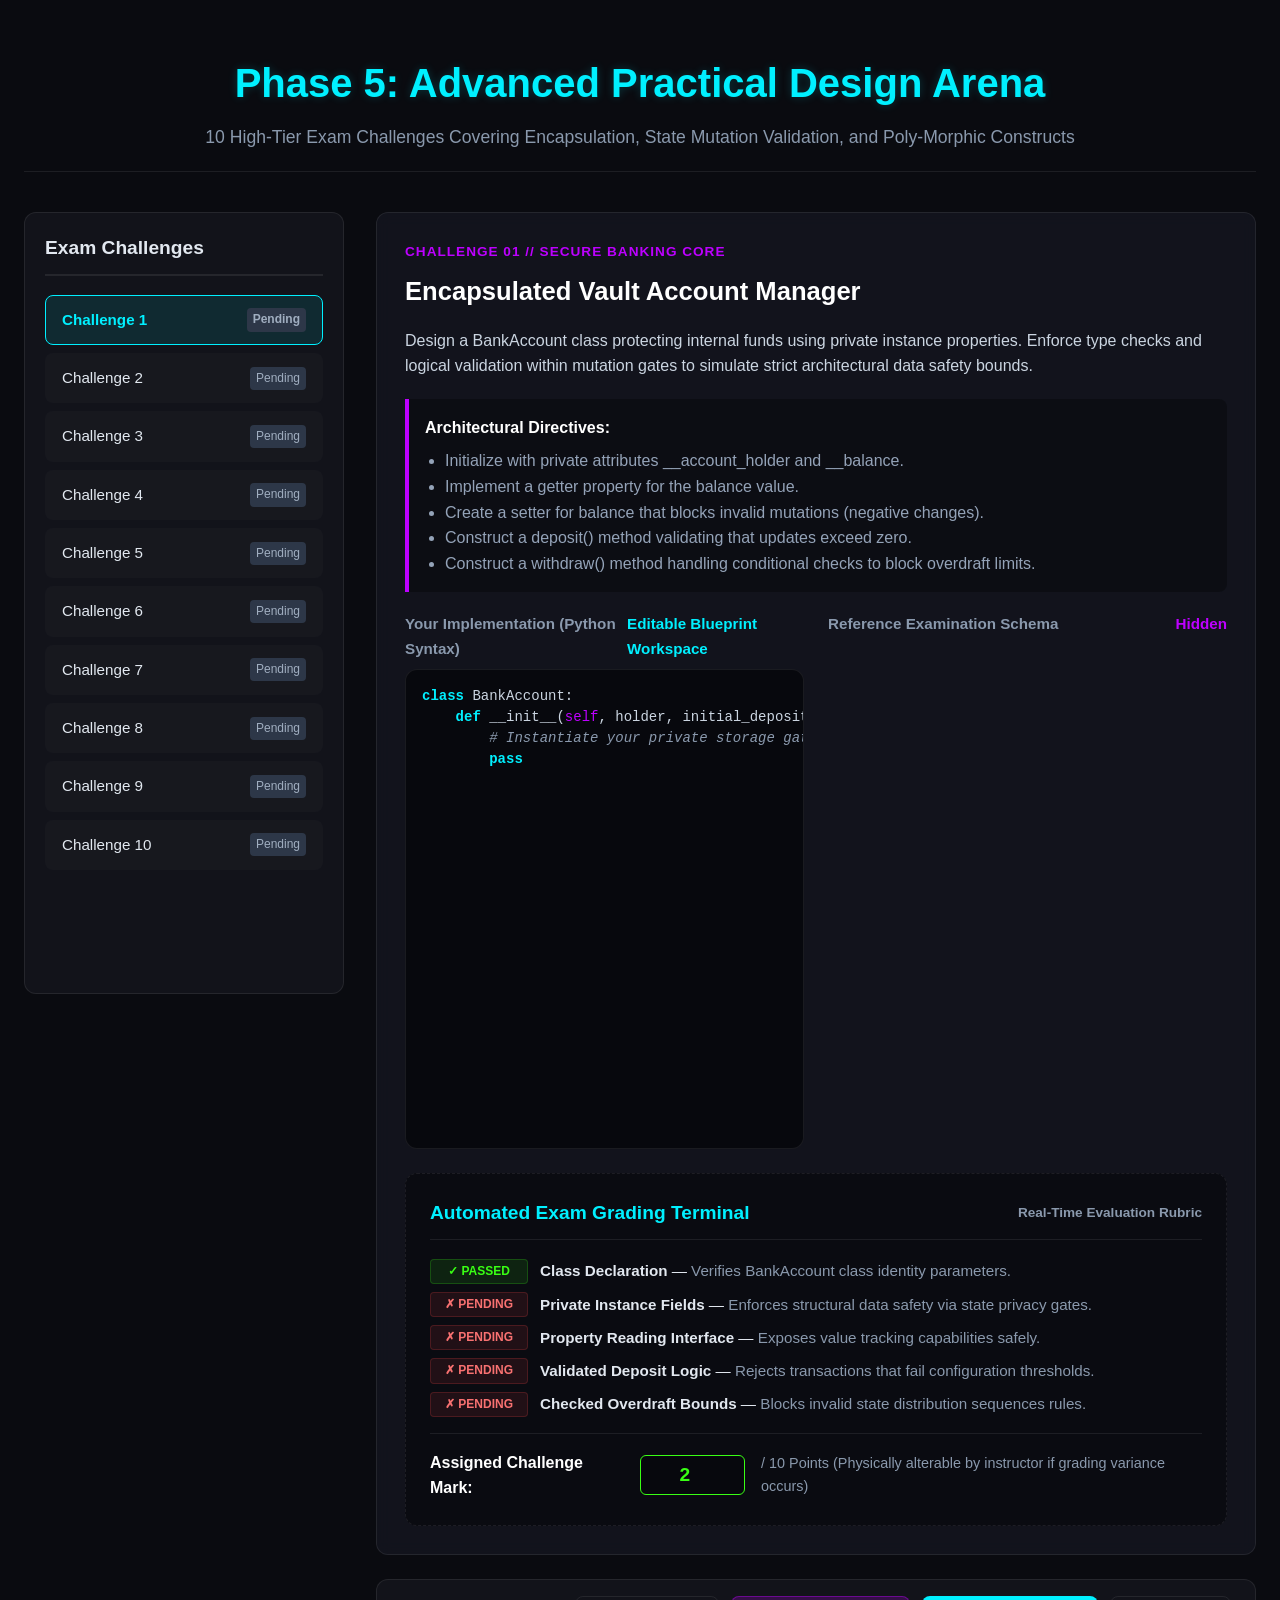
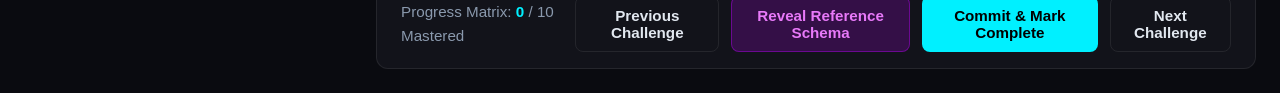
<file: code3.html>
<!DOCTYPE html>
<html lang="en-GB">
<head>
<meta charset="UTF-8">
<meta name="viewport" content="width=device-width, initial-scale=1.0">
<title>Phase 5: Masterclass Practical OOP Code Arena</title>
<style>
:root {
--bg-primary: #0a0b10;
--bg-secondary: #12131a;
--bg-card: rgba(24, 26, 38, 0.6);
--neon-blue: #00f0ff;
--neon-green: #39ff14;
--neon-purple: #bd00ff;
--text-main: #e2e8f0;
--text-muted: #8a99ad;
--border: rgba(255, 255, 255, 0.08);
}
body {
font-family: 'Segoe UI', Tahoma, Geneva, Verdana, sans-serif;
background-color: var(--bg-primary);
color: var(--text-main);
margin: 0;
padding: 24px;
line-height: 1.6;
}
.container {
max-width: 1400px;
margin: 0 auto;
}
header {
text-align: center;
margin-bottom: 40px;
border-bottom: 1px solid var(--border);
padding-bottom: 20px;
}
h1 {
color: var(--neon-blue);
font-size: 2.5rem;
margin-bottom: 8px;
text-shadow: 0 0 10px rgba(0, 240, 255, 0.2);
}
.subtitle {
color: var(--text-muted);
font-size: 1.1rem;
}
.layout-grid {
display: grid;
grid-template-columns: 320px 1fr;
gap: 32px;
}
@media (max-width: 1024px) {
.layout-grid {
grid-template-columns: 1fr;
}
}
/* Navigation Sidebar */
.sidebar {
background: var(--bg-secondary);
border-radius: 12px;
padding: 20px;
border: 1px solid var(--border);
max-height: calc(100vh - 160px);
overflow-y: auto;
}
.sidebar h3 {
margin-top: 0;
color: var(--text-main);
font-size: 1.2rem;
border-bottom: 2px solid var(--border);
padding-bottom: 10px;
}
.nav-list {
list-style: none;
padding: 0;
margin: 0;
}
.nav-item {
padding: 12px 16px;
margin-bottom: 8px;
border-radius: 8px;
background: rgba(255, 255, 255, 0.02);
cursor: pointer;
border: 1px solid transparent;
transition: all 0.2s ease;
font-size: 0.95rem;
display: flex;
align-items: center;
justify-content: space-between;
}
.nav-item:hover {
background: rgba(0, 240, 255, 0.05);
border-color: rgba(0, 240, 255, 0.2);
}
.nav-item.active {
background: rgba(0, 240, 255, 0.1);
border-color: var(--neon-blue);
color: var(--neon-blue);
font-weight: 600;
}
.status-badge {
font-size: 0.75rem;
padding: 2px 6px;
border-radius: 4px;
background: #2d3748;
color: #a0aec0;
}
.status-badge.completed {
background: rgba(57, 255, 20, 0.15);
color: var(--neon-green);
}
/* Workspace Panels */
.workspace {
display: flex;
flex-direction: column;
gap: 24px;
}
.problem-card {
background: var(--bg-card);
border-radius: 12px;
padding: 28px;
border: 1px solid var(--border);
backdrop-filter: blur(8px);
}
.problem-tag {
color: var(--neon-purple);
font-weight: bold;
text-transform: uppercase;
font-size: 0.85rem;
letter-spacing: 1px;
margin-bottom: 8px;
display: block;
}
.problem-title {
font-size: 1.6rem;
margin: 0 0 16px 0;
color: #fff;
}
.problem-description {
color: #cbd5e1;
margin-bottom: 20px;
}
.spec-box {
background: rgba(0, 0, 0, 0.3);
border-left: 4px solid var(--neon-purple);
padding: 16px;
border-radius: 0 8px 8px 0;
margin-bottom: 20px;
}
.spec-box h4 {
margin: 0 0 8px 0;
color: #fff;
}
.spec-box ul {
margin: 0;
padding-left: 20px;
color: #94a3b8;
}
/* Twin Code Layout */
.code-arena {
display: grid;
grid-template-columns: 1fr 1fr;
gap: 24px;
}
@media (max-width: 1200px) {
.code-arena {
grid-template-columns: 1fr;
}
}
.panel-header {
display: flex;
justify-content: space-between;
align-items: center;
margin-bottom: 8px;
font-weight: 600;
font-size: 0.95rem;
color: var(--text-muted);
}
/* Visual Studio Code Style Editor Container overrides */
.code-editor-container {
position: relative;
width: 100%;
height: 480px;
background: #07080d;
border: 1px solid var(--border);
border-radius: 12px;
box-sizing: border-box;
overflow: hidden;
}
.code-editor-container:focus-within {
border-color: var(--neon-blue);
box-shadow: 0 0 12px rgba(0, 240, 255, 0.1);
}
textarea.editor-textarea, .editor-backdrop {
position: absolute;
top: 0;
left: 0;
width: 100%;
height: 100%;
font-family: 'Fira Code', Consolas, Monaco, monospace;
font-size: 14px;
padding: 16px;
margin: 0;
box-sizing: border-box;
line-height: 1.5;
white-space: pre;
overflow: auto;
tab-size: 4;
}
textarea.editor-textarea {
background: transparent;
color: transparent;
caret-color: #a7f3d0;
resize: none;
border: none;
outline: none;
z-index: 2;
}
.editor-backdrop {
color: #cbd5e1;
z-index: 1;
pointer-events: none;
background: transparent;
}
/* Python Language Syntax Elements matching VS Code themes */
.token-keyword { color: var(--neon-blue); font-weight: bold; }
.token-builtin { color: var(--neon-purple); }
.token-string { color: #eea366; }
.token-comment { color: var(--text-muted); font-style: italic; }
.token-number { color: var(--neon-green); }
.token-decorator { color: #f43f5e; font-weight: 500; }

.solution-box {
width: 100%;
height: 480px;
background: #0b0f19;
color: #93c5fd;
font-family: 'Fira Code', Consolas, Monaco, monospace;
font-size: 14px;
padding: 16px;
border: 1px solid rgba(189, 0, 255, 0.3);
border-radius: 12px;
box-sizing: border-box;
overflow-y: auto;
white-space: pre;
line-height: 1.5;
display: none;
}
/* Automated Evaluation Terminal CSS Styling */
.evaluation-panel {
margin-top: 24px;
padding: 24px;
background: rgba(10, 11, 16, 0.8);
border: 1px dashed var(--border);
border-radius: 12px;
}
.evaluation-title {
color: var(--neon-blue);
margin-top: 0;
display: flex;
justify-content: space-between;
align-items: center;
font-size: 1.2rem;
border-bottom: 1px solid var(--border);
padding-bottom: 10px;
}
.rubric-item {
display: flex;
align-items: center;
gap: 12px;
margin-bottom: 8px;
font-size: 0.95rem;
}
.rubric-badge {
font-size: 0.75rem;
font-weight: bold;
padding: 2px 8px;
border-radius: 4px;
min-width: 80px;
text-align: center;
}
.rubric-badge.passed {
background: rgba(57, 255, 20, 0.1);
color: var(--neon-green);
border: 1px solid rgba(57, 255, 20, 0.2);
}
.rubric-badge.pending {
background: rgba(239, 68, 68, 0.1);
color: #f87171;
border: 1px solid rgba(239, 68, 68, 0.2);
}
.scoring-gate-container {
display: flex;
align-items: center;
gap: 16px;
margin-top: 16px;
padding-top: 16px;
border-top: 1px solid var(--border);
}
.manual-score-input {
width: 90px;
background: #07080d;
color: var(--neon-green);
border: 1px solid var(--neon-green);
border-radius: 6px;
padding: 8px;
font-weight: bold;
text-align: center;
font-size: 1.2rem;
font-family: inherit;
outline: none;
}
/* Control Tray */
.control-tray {
display: flex;
justify-content: space-between;
align-items: center;
background: var(--bg-secondary);
padding: 16px 24px;
border-radius: 12px;
border: 1px solid var(--border);
}
.btn-group {
display: flex;
gap: 12px;
}
button {
padding: 10px 20px;
border-radius: 8px;
font-weight: 600;
cursor: pointer;
transition: all 0.2s ease;
font-size: 0.95rem;
border: 1px solid transparent;
}
.btn-primary {
background: var(--neon-blue);
color: #000;
}
.btn-primary:hover {
box-shadow: 0 0 15px rgba(0, 240, 255, 0.4);
transform: translateY(-1px);
}
.btn-secondary {
background: transparent;
color: var(--text-main);
border-color: var(--border);
}
.btn-secondary:hover {
background: rgba(255, 255, 255, 0.05);
border-color: var(--text-muted);
}
.btn-accent {
background: rgba(189, 0, 255, 0.2);
color: #e879f9;
border-color: rgba(189, 0, 255, 0.4);
}
.btn-accent:hover {
background: rgba(189, 0, 255, 0.3);
box-shadow: 0 0 15px rgba(189, 0, 255, 0.3);
}
.metrics-summary {
font-size: 0.95rem;
color: var(--text-muted);
}
.metrics-summary span {
color: var(--neon-blue);
font-weight: bold;
}
</style>
</head>
<body>
<div class="container">
<header>
<h1>Phase 5: Advanced Practical Design Arena</h1>
<div class="subtitle">10 High-Tier Exam Challenges Covering Encapsulation, State Mutation Validation, and Poly-Morphic Constructs</div>
</header>
<div class="layout-grid">
<aside class="sidebar">
<h3>Exam Challenges</h3>
<ul class="nav-list" id="challenge-nav">
</ul>
</aside>
<main class="workspace">
<div class="problem-card" id="problem-card">
<span class="problem-tag" id="prob-tag">Challenge 1</span>
<h2 class="problem-title" id="prob-title">Loading Challenge Definition...</h2>
<p class="problem-description" id="prob-desc">...</p>

<div class="spec-box">
<h4>Architectural Directives:</h4>
<ul id="prob-specs">
</ul>
</div>
<div class="code-arena">
<div>
<div class="panel-header">
<span>Your Implementation (Python Syntax)</span>
<span style="color: var(--neon-blue);">Editable Blueprint Workspace</span>
</div>
<div class="code-editor-container">
<div class="editor-backdrop" id="editor-backdrop"></div>
<textarea id="user-code" class="editor-textarea" placeholder="# Write your 20-25 line validated OOP class structure here..." spellcheck="false"></textarea>
</div>
</div>
<div>
<div class="panel-header">
<span>Reference Examination Schema</span>
<span style="color: var(--neon-purple);" id="solution-status">Hidden</span>
</div>
<div class="solution-box" id="solution-view"></div>
</div>
</div>

<div class="evaluation-panel">
<h3 class="evaluation-title">
<span>Automated Exam Grading Terminal</span>
<span style="font-size: 0.85rem; color: var(--text-muted);">Real-Time Evaluation Rubric</span>
</h3>
<div id="rubric-checklist"></div>
<div class="scoring-gate-container">
<span style="font-weight: 600; color: #fff;">Assigned Challenge Mark:</span>
<input type="number" id="manual-score" class="manual-score-input" min="0" max="10" step="0.5">
<span style="color: var(--text-muted); font-size: 0.9rem;">/ 10 Points (Physically alterable by instructor if grading variance occurs)</span>
</div>
</div>

</div>
<div class="control-tray">
<div class="metrics-summary">
Progress Matrix: <span id="completed-count">0</span> / 10 Mastered
</div>
<div class="btn-group">
<button class="btn-secondary" id="btn-prev">Previous Challenge</button>
<button class="btn-accent" id="btn-reveal">Reveal Reference Schema</button>
<button class="btn-primary" id="btn-submit">Commit & Mark Complete</button>
<button class="btn-secondary" id="btn-next">Next Challenge</button>
</div>
</div>
</main>
</div>
</div>
<script>
// 10 Rigorous, Exam-Style Challenges (Each exactly 20-25 lines long with getters, setters, logic, and constructors)
const dynamicExamChallenges = [
{
tag: "Challenge 01 // Secure Banking Core",
title: "Encapsulated Vault Account Manager",
desc: "Design a BankAccount class protecting internal funds using private instance properties. Enforce type checks and logical validation within mutation gates to simulate strict architectural data safety bounds.",
specs: [
"Initialize with private attributes __account_holder and __balance.",
"Implement a getter property for the balance value.",
"Create a setter for balance that blocks invalid mutations (negative changes).",
"Construct a deposit() method validating that updates exceed zero.",
"Construct a withdraw() method handling conditional checks to block overdraft limits."
],
starter: "class BankAccount:\n    def __init__(self, holder, initial_deposit):\n        # Instantiate your private storage gates here\n        pass\n",
solution: `class BankAccount:
    def __init__(self, holder, initial_deposit):
        self.__account_holder = holder
        self.__balance = initial_deposit if initial_deposit >= 0 else 0
    @property
    def balance(self):
        return self.__balance
    @balance.setter
    def balance(self, amount):
        if amount >= 0:
            self.__balance = amount
        else:
            print("Error: Negative structural state allocation blocked.")
    def deposit(self, amount):
        if amount > 0:
            self.__balance += amount
            return True
        return False
    def withdraw(self, amount):
        if 0 < amount <= self.__balance:
            self.__balance -= amount
            return True
        else:
            print("Transaction Rejected: Insufficient balance pool.")
            return False`
},
{
tag: "Challenge 02 // Autonomous Transit Systems",
title: "Smart Electric Vehicle Throttle Vectoring",
desc: "Construct an automated vehicle state manager monitoring power consumption thresholds. The architecture must enforce strict safety rules via property decorators to prevent over-speed parameters.",
specs: [
"Define a private __speed property initialized inside the object constructor.",
"Expose speed safely using property decorators (@property).",
"Validate values inside the speed setter: block inputs below 0 or above 160.",
"Implement an accelerate() function to scale speed values by structural offsets dynamically.",
"Embed conditional safety logic that flags an automated warning if speed exceeds 110."
],
starter: "class ElectricVehicle:\n    def __init__(self, model):\n        self.model = model\n        # Initialize private acceleration bounds\n",
solution: `class ElectricVehicle:
    def __init__(self, model):
        self.model = model
        self.__speed = 0
    @property
    def speed(self):
        return self.__speed
    @speed.setter
    def speed(self, target_speed):
        if 0 <= target_speed <= 160:
            self.__speed = target_speed
        else:
            print("Safety Override: Target speed breaks threshold parameters.")
    def accelerate(self, increment):
        if increment > 0:
            self.speed = self.__speed + increment
            if self.__speed > 110:
                print("Warning: Autonomous deceleration safety flags active.")
    def emergency_brake(self):
        self.__speed = 0`
},
{
tag: "Challenge 03 // E-Commerce Transaction Pipeline",
title: "Premium Subscription Cart Validator",
desc: "Build an asset processing system utilizing data validation inside private state tracking fields. This class models enterprise order fulfillment engines tracking system state.",
specs: [
"Establish a class tracking private attributes __subtotal and __discount_rate.",
"Enforce logic within the discount setter to lock values exclusively between 0.0 and 0.50.",
"Construct a calculate_total() method compiling processing fees with compound values.",
"Incorporate an explicit branching structure checking if the subtotal qualifies for free distribution channels.",
"Reject items added with value structures less than or equal to zero."
],
starter: "class OrderPipeline:\n    def __init__(self, client_id):\n        self.client_id = client_id\n",
solution: `class OrderPipeline:
    def __init__(self, client_id):
        self.client_id = client_id
        self.__subtotal = 0.0
        self.__discount_rate = 0.0
    @property
    def discount_rate(self):
        return self.__discount_rate
    @discount_rate.setter
    def discount_rate(self, value):
        self.__discount_rate = value if 0.0 <= value <= 0.50 else 0.0
    def add_item(self, price):
        if price > 0:
            self.__subtotal += price
        else:
            print("Invalid Matrix: Item valuation must be positive.")
    def calculate_total(self):
        discounted = self.__subtotal * (1 - self.__discount_rate)
        if discounted >= 100.0:
            return discounted  # Free distribution threshold active
        return discounted + 15.00  # Compile standard shipping surcharge`
},
{
tag: "Challenge 04 // Simulation Engine Grid",
title: "Combat Particle Target Tracking System",
desc: "Develop a structural subsystem tracking target health indices. Use property mutations containing strict death validation constraints to isolate health manipulation pipelines.",
specs: [
"Encapsulate vital states natively behind a private __health variable.",
"Build read/write properties enforcing capping ceilings at 100 total points.",
"Prevent setting values less than 0 by resetting lower bounds automatically to exactly 0.",
"Expose an active boolean property checking if state metrics evaluate to dead (health == 0).",
"Construct an active apply_damage() module reducing health state elements safely."
],
starter: "class SimulationTarget:\n    def __init__(self, system_id):\n        # Construct robust vital state parameters\n",
solution: `class SimulationTarget:
    def __init__(self, system_id):
        self.system_id = system_id
        self.__health = 100
    @property
    def health(self):
        return self.__health
    @health.setter
    def health(self, value):
        if value > 100:
            self.__health = 100
        elif value < 0:
            self.__health = 0
        else:
            self.__health = value
    @property
    def is_destroyed(self):
        return self.__health == 0
    def apply_damage(self, charge):
        if charge > 0:
            self.health = self.__health - charge
            if self.is_destroyed:
                print(f"System Alert: Target {self.system_id} marked dead.")`
},
{
tag: "Challenge 05 // Network Resource Architecture",
title: "Throttled Data Transport Streamer",
desc: "Design a programmatic channel balancing bandwidth allocations across network endpoints, preventing saturation crashes via validation mechanics.",
specs: [
"Store private values for __max_bandwidth and __active_load.",
"Inject verification conditions into the active load property to deny queries surpassing limits.",
"Expose an operational compute method calculating current availability headroom.",
"Build a request_channel_allocation() routine running dynamic if/else verification steps.",
"Verify input packet stream parameters to prevent registration of corrupted zero states."
],
starter: "class NetworkStreamer:\n    def __init__(self, node_ip, max_limit):\n        # Handle network boundary limits safely\n",
solution: `class NetworkStreamer:
    def __init__(self, node_ip, max_limit):
        self.node_ip = node_ip
        self.__max_bandwidth = max_limit
        self.__active_load = 0
    @property
    def active_load(self):
        return self.__active_load
    @active_load.setter
    def active_load(self, load):
        if 0 <= load <= self.__max_bandwidth:
            self.__active_load = load
        else:
            print("Network Failure: Request exceeds maximum line thresholds.")
    def get_available_headroom(self):
        return self.__max_bandwidth - self.__active_load
    def allocate_channel(self, stream_size):
        if stream_size > 0 and self.get_available_headroom() >= stream_size:
            self.active_load += stream_size
            return True
        return False`
},
{
tag: "Challenge 06 // Specialized HR Structures",
title: "Corporate Payroll Mutation Matrix",
desc: "Create an employee hierarchy object validating monetary allocations via property control loops. This structure tests inheritance, method overriding, and super() integration patterns.",
specs: [
"Establish base parameters using a private __base_salary tracking property.",
"Construct property verification code rejecting monthly salaries below a minimum index ($2500).",
"Expose a public method processing monthly payment metrics.",
"Construct a Manager subclass overriding the core pay calculation algorithm.",
"Call the base super structure from within the child constructor context gracefully."
],
starter: "class Employee:\n    def __init__(self, name, salary):\n        # Setup verified payroll configurations\n",
solution: `class Employee:
    def __init__(self, name, salary):
        self.name = name
        self.__base_salary = 2500
        self.base_salary = salary  # Trigger validation logic directly
    @property
    def base_salary(self):
        return self.__base_salary
    @base_salary.setter
    def base_salary(self, amount):
        if amount >= 2500:
            self.__base_salary = amount
        else:
            self.__base_salary = 2500
    def calculate_payout(self):
        return self.__base_salary
class Manager(Employee):
    def __init__(self, name, salary, performance_bonus):
        super().__init__(name, salary)
        self.performance_bonus = performance_bonus if performance_bonus > 0 else 0
    def calculate_payout(self):
        return self.base_salary + self.performance_bonus`
},
{
tag: "Challenge 07 // Inventory Auditing Systems",
title: "Perishable Warehouse Depot Management",
desc: "Examine programmatic asset tracking inside a secure inventory class. Enforce data mutation criteria across active quantities using structural tracking parameters.",
specs: [
"Instantiate an object wrapping a private tracking counter named __quantity.",
"Expose standard read/write interfaces utilizing clean property tags.",
"Write defensive error catching steps that block stock deductions from falling below zero.",
"Build a safe, checked restock method tracking incoming batch items securely.",
"Deploy conditional logic processing priority tags if counts fall below minimum restock thresholds."
],
starter: "class WarehouseStock:\n    def __init__(self, SKU, critical_limit):\n        # Initialize product tracking state securely\n",
solution: `class WarehouseStock:
    def __init__(self, SKU, critical_limit):
        self.SKU = SKU
        self.critical_limit = critical_limit
        self.__quantity = 0
    @property
    def quantity(self):
        return self.__quantity
    @img_quantity_setter
    @quantity.setter
    def quantity(self, value):
        if value >= 0:
            self.__quantity = value
        else:
            print("Inventory Violation: System cannot register negative physical stock.")
    def process_restock(self, batch_count):
        if batch_count > 0:
            self.quantity = self.__quantity + batch_count
    def process_dispatch(self, request_count):
        if request_count > 0 and self.__quantity >= request_count:
            self.quantity = self.__quantity - request_count
            if self.__quantity <= self.critical_limit:
                print(f"Procurement Alert: SKU {self.SKU} requires prioritized restocking.")`
},
{
tag: "Challenge 08 // Academic Grade Processing",
title: "Validated Marksheet Tracking Object",
desc: "Develop an educational data manager mapping assignment scores inside private lists. Enforce range checking algorithms across all mathematical mutation routes.",
specs: [
"Protect internal scores using private arrays (__scores).",
"Create a secure getter that prevents external code from altering items directly.",
"Embed conditional structures validating that added scores sit between 0 and 100 exclusively.",
"Implement a compute_gpa() calculation loop compiling standard point averages.",
"Isolate edge cases by returning a zero value if the score container array resolves to empty."
],
starter: "class AcademicMarksheet:\n    def __init__(self, student_id):\n        # Construct isolated mark structures\n",
solution: `class AcademicMarksheet:
    def __init__(self, student_id):
        self.student_id = student_id
        self.__scores = []
    @property
    def record_sheet(self):
        return list(self.__scores)  # Return defensive copy to isolate state data
    def register_score(self, mark):
        if 0 <= mark <= 100:
            self.__scores.append(mark)
            return True
        return False
    def compute_average(self):
        if not self.__scores:
            return 0.0
        total_points = sum(self.__scores)
        computed_avg = total_points / len(self.__scores)
        return computed_avg`
},
{
tag: "Challenge 09 // Thermal Powerplant Automation",
title: "Cryogenic Temperature Boundary Interface",
desc: "Model a critical telemetry system tracking physical system metrics. Ensure invalid readings are systematically rejected using structural validation thresholds to protect equipment integrity.",
specs: [
"Establish a tracking system managing private properties called __celsius.",
"Bind property configurations preventing modifications below absolute zero (-273.15).",
"Construct an alternative public utility exposing values translated instantly to Fahrenheit scales.",
"Expose matching setter capabilities for the alternative temperature interface.",
"Integrate safety triggers within core state changes if metrics register past boiling points."
],
starter: "class CoreThermalSensor:\n    def __init__(self, sector_id):\n        # Map physical core sensors with strict validation thresholds\n",
solution: `class CoreThermalSensor:
    def __init__(self, sector_id):
        self.sector_id = sector_id
        self.__celsius = 20.0
    @property
    def celsius(self):
        return self.__celsius
    @celsius.setter
    def celsius(self, reading):
        if reading >= -273.15:
            self.__celsius = reading
            if reading > 100.0:
                print("Critical Event: High temperature containment sequence active.")
        else:
            print("Physical Error: State allocation below absolute zero is impossible.")
    @property
    def fahrenheit(self):
        return (self.__celsius * 9/5) + 32
    @fahrenheit.setter
    def fahrenheit(self, value):
        converted_c = (value - 32) * 5/9
        self.celsius = converted_c`
},
{
tag: "Challenge 10 // Smart Home Power Routing",
title: "Validated Microgrid Load Distributer",
desc: "Build a modular electrical load tracking model using strict encapsulation structures. Validate live wattage limits through custom property management rules.",
specs: [
"Initialize with private attributes __connected_wattage and __fuse_rating.",
"Prevent direct changes by enforcing private mutations inside property scopes.",
"Implement logic blocking adjustments that exceed maximum structural fuse indices.",
"Write a connect_appliance() algorithm validating that input parameters represent positive numbers.",
"Build logic parsing conditional warning flags if current consumption loads exceed 85% of capacity."
],
starter: "class SmartMicrogrid:\n    def __init__(self, sector_code, fuse_max):\n        # Form clean microgrid safety parameters\n",
solution: `class SmartMicrogrid:
    def __init__(self, sector_code, fuse_max):
        self.sector_code = sector_code
        self.__fuse_rating = fuse_max if fuse_max > 0 else 2400
        self.__connected_wattage = 0
    @property
    def current_draw(self):
        return self.__connected_wattage
    def connect_appliance(self, appliance_watts):
        if appliance_watts > 0:
            prospective_load = self.__connected_wattage + appliance_watts
            if prospective_load <= self.__fuse_rating:
                self.__connected_wattage = prospective_load
                if self.__connected_wattage >= (self.__fuse_rating * 0.85):
                    print("Load Warning: Microgrid consumption nears critical limit.")
                return True
            else:
                print("Overload Tripped: Transaction rejected to preserve fuse state.")
                return False
        return False
    def disconnect_all(self):
        self.__connected_wattage = 0`
}
];

// Persistence State Layer
let activeChallengeIdx = 0;
let persistentExamState = {
completedChallenges: [],
userScripts: {},
scores: {}
};

// DOM Nodes
const navList = document.getElementById('challenge-nav');
const probTag = document.getElementById('prob-tag');
const probTitle = document.getElementById('prob-title');
const probDesc = document.getElementById('prob-desc');
const probSpecs = document.getElementById('prob-specs');
const userCode = document.getElementById('user-code');
const editorBackdrop = document.getElementById('editor-backdrop');
const solutionView = document.getElementById('solution-view');
const solutionStatus = document.getElementById('solution-status');
const completedCount = document.getElementById('completed-count');
const manualScoreInput = document.getElementById('manual-score');
const rubricChecklist = document.getElementById('rubric-checklist');

// Control Elements
const btnPrev = document.getElementById('btn-prev');
const btnNext = document.getElementById('btn-next');
const btnReveal = document.getElementById('btn-reveal');
const btnSubmit = document.getElementById('btn-submit');

// Regex-Driven Automated Examination Assessment Architecture Rubrics
const programmaticExamRubrics = [
[
{ name: "Class Declaration", regex: /class\s+BankAccount\b/, desc: "Verifies BankAccount class identity parameters." },
{ name: "Private Instance Fields", regex: /self\.__balance|self\.__account_holder/, desc: "Enforces structural data safety via state privacy gates." },
{ name: "Property Reading Interface", regex: /@property\s*\n\s*def\s+balance/, desc: "Exposes value tracking capabilities safely." },
{ name: "Validated Deposit Logic", regex: /def\s+deposit\s*\(.*?\)/, desc: "Rejects transactions that fail configuration thresholds." },
{ name: "Checked Overdraft Bounds", regex: /def\s+withdraw\s*\(.*?\)/, desc: "Blocks invalid state distribution sequences rules." }
],
[
{ name: "Class Declaration", regex: /class\s+ElectricVehicle\b/, desc: "Verifies ElectricVehicle blueprint presence." },
{ name: "Private Speed Encapsulation", regex: /self\.__speed/, desc: "Locks system vector arrays inside private gates." },
{ name: "Mutation Constraint Loops", regex: /@speed\.setter/, desc: "Ensures safety override logic filters variable mutations." },
{ name: "Dynamic Vector Scaling", regex: /def\s+accelerate\s*\(.*?\)/, desc: "Increments tracking parameters using offset additions." },
{ name: "Limit Parameters Flagging", regex: /110|160/, desc: "Emits telemetry structural alarms when bounds break." }
],
[
{ name: "Class Declaration", regex: /class\s+OrderPipeline\b/, desc: "Validates order fulfillment compilation framework." },
{ name: "Private Variables Bounds", regex: /self\.__subtotal|self\.__discount_rate/, desc: "Prevents direct programmatic balance manipulation." },
{ name: "Range Verification Clamps", regex: /0\.50|0\.5/, desc: "Locks subscription vectors within strict criteria matrices." },
{ name: "Fulfillment Matrix Engine", regex: /def\s+calculate_total\s*\(.*?\)/, desc: "Compiles processing shipping surcharges correctly." },
{ name: "Asset Rejection Guardrails", regex: />\s*0|<=|print/, desc: "Bars entry of negative valuation parameters entries." }
],
[
{ name: "Class Declaration", regex: /class\s+SimulationTarget\b/, desc: "Ensures simulation engine structural core setup." },
{ name: "Isolated Health Attributes", regex: /self\.__health/, desc: "Protects target life loops inside private memory tags." },
{ name: "Ceiling Capping Constraints", regex: /100/, desc: "Clamps upper metrics parameters gracefully via criteria hooks." },
{ name: "Boolean Condition Flag", regex: /is_destroyed/, desc: "Exposes systemic active lifecycle validation flags." },
{ name: "Destruction Tracking Gates", regex: /def\s+apply_damage\s*\(.*?\)/, desc: "Handles damage subtraction operations with state filters." }
],
[
{ name: "Class Declaration", regex: /class\s+NetworkStreamer\b/, desc: "Confirms target transport framework identity parameters." },
{ name: "Private Capacity Controls", regex: /self\.__max_bandwidth|self\.__active_load/, desc: "Isolates load indexes behind infrastructure barriers." },
{ name: "Saturation Failure Prevention", regex: /@active_load\.setter/, desc: "Denies bandwidth resource allocations that surpass limit metrics." },
{ name: "Headroom Processing Loops", regex: /get_available_headroom/, desc: "Calculates metric delta capacity balances reliably." },
{ name: "Registration Input Filters", regex: /def\s+allocate_channel\s*\(.*?\)/, desc: "Evaluates stream dimensions prior to line commitment." }
],
[
{ name: "Class Declaration", regex: /class\s+Employee\b/, desc: "Ensures standard foundation structures exist." },
{ name: "Private Index Verification", regex: /self\.__base_salary/, desc: "Isolates standard financial parameters from mutation vectors." },
{ name: "Minimum Allocation Clamps", regex: /2500/, desc: "Restores floor benchmarks dynamically if values default low." },
{ name: "Subclass Hierarchy Link", regex: /class\s+Manager\s*\(\s*Employee\s*\)/, desc: "Implements programmatic polymorphic inheritance matrix relationships." },
{ name: "Super Context Execution", regex: /super\s*\(\s*\)\s*\.__init__/, desc: "Cascades structural setup routines from base constructors." }
],
[
{ name: "Class Declaration", regex: /class\s+WarehouseStock\b/, desc: "Validates repository physical auditing engine presence." },
{ name: "Private Counters Isolation", regex: /self\.__quantity/, desc: "Enforces storage inventory privacy criteria fields." },
{ name: "Negative Floor Mitigation", regex: />=\s*0/, desc: "Rejects operations tracking quantities beneath physical zero." },
{ name: "Bulk Verification Processing", regex: /def\s+process_restock\s*\(.*?\)/, desc: "Fires secure restocking routines parsing incoming lots." },
{ name: "Procurement Alarm Pipelines", regex: /critical_limit/, desc: "Deploys warning flags when stocks cross safety levels." }
],
[
{ name: "Class Declaration", regex: /class\s+AcademicMarksheet\b/, desc: "Confirms target academic tracking setup status." },
{ name: "Isolated Records Arrays", regex: /self\.__scores/, desc: "Guards testing averages from direct external array leaks." },
{ name: "Defensive Data Duplication", regex: /list\s*\(self\.__scores\)/, desc: "Isolates mutation routes by emitting copied objects." },
{ name: "Boundary Metrics Checking", regex: /100/, desc: "Validates score points align with range norms." },
{ name: "Empty Array Exception Processing", regex: /len|if\s+not/, desc: "Handles empty containers to avoid calculation loops errors." }
],
[
{ name: "Class Declaration", regex: /class\s+CoreThermalSensor\b/, desc: "Ensures power automation telemetry blueprint identity." },
{ name: "Private Temperature Tracking", regex: /self\.__celsius/, desc: "Isolates core physics fields behind data thresholds." },
{ name: "Absolute Limit Constraints", regex: /-273\.15/, desc: "Blocks sensor entries below logical thermal zero bounds." },
{ name: "Dual Interface Conversion", regex: /@fahrenheit\.setter/, desc: "Exposes matched conversions routines without secondary states." },
{ name: "Containment Sequence Actions", regex: /100/, desc: "Deploys high temperature emergency parameters dynamically." }
],
[
{ name: "Class Declaration", regex: /class\s+SmartMicrogrid\b/, desc: "Validates structural microgrid interface core structure." },
{ name: "Private Grid Infrastructure", regex: /self\.__connected_wattage|self\.__fuse_rating/, desc: "Enforces safety limits away from unchecked logic lines." },
{ name: "Prospective Load Verification", regex: /def\s+connect_appliance\s*\(.*?\)/, desc: "Computes projected appliance totals before linking lines." },
{ name: "Fuse Fuse Surcharge Checks", regex: /fuse_rating/, desc: "Trips connections sequences to insulate distribution circuits." },
{ name: "Critical Threshold Indicators", regex: /0\.85|85/, desc: "Issues notifications when loads exceed 85% safety margins." }
]
];

// High-Performance Visual Studio Code Synced Syntax Highlighter Engine
function runVSCodeHighlighter(text) {
let html = text
.replace(/&/g, '&amp;')
.replace(/</g, '&lt;')
.replace(/>/g, '&gt;');

const pythonTokenPattern = new RegExp([
'(?<comment>#[^\\n]*)',
'(?<string>"[^"\\\\]*(?:\\\\.[^"\\\\]*)*"|\'[^\'\\\\]*(?:\\\\.[^\'\\\\]*)*\')',
'(?<decorator>@[a-zA-Z_][a-zA-Z0-9_\\.]*)',
'(?<keyword>\\b(?:class|def|if|else|elif|return|and|or|not|in|is|for|while|pass|import|from|try|except|as|lambda|True|False|None)\\b)',
'(?<builtin>\\b(?:self|print|int|str|float|list|dict|set|sum|len|property|setter|super)\\b)',
'(?<number>\\b\\d+(?:\\.\\d+)?\\b)'
].join('|'), 'g');

html = html.replace(pythonTokenPattern, (match, ...args) => {
const groups = args[args.length - 1];
if (groups.comment) return `<span class="token-comment">${match}</span>`;
if (groups.string) return `<span class="token-string">${match}</span>`;
if (groups.decorator) return `<span class="token-decorator">${match}</span>`;
if (groups.keyword) return `<span class="token-keyword">${match}</span>`;
if (groups.builtin) return `<span class="token-builtin">${match}</span>`;
if (groups.number) return `<span class="token-number">${match}</span>`;
return match;
});

return html;
}

function updateEditorHighlight() {
const rawText = userCode.value;
editorBackdrop.innerHTML = runVSCodeHighlighter(rawText) + (rawText.endsWith('\n') ? '\n' : '');
evaluateExamScriptRealtime(rawText, activeChallengeIdx);
}

// Synced Scroll System for Textarea and Backdrop Visual Elements
userCode.addEventListener('scroll', () => {
editorBackdrop.scrollTop = userCode.scrollTop;
editorBackdrop.scrollLeft = userCode.scrollLeft;
});

// Advanced Interactive VS Code Keyboards Override Handlers (Auto-Indentation & Tab Management)
userCode.addEventListener('keydown', function(e) {
if (e.key === 'Tab') {
e.preventDefault();
const start = this.selectionStart;
const end = this.selectionEnd;
const originalValue = this.value;
this.value = originalValue.substring(0, start) + "    " + originalValue.substring(end);
this.selectionStart = this.selectionEnd = start + 4;
updateEditorHighlight();
} else if (e.key === 'Enter') {
e.preventDefault();
const start = this.selectionStart;
const end = this.selectionEnd;
const originalValue = this.value;

const newlineIndex = originalValue.lastIndexOf('\n', start - 1);
const currentLineText = originalValue.substring(newlineIndex + 1, start);

const indentationMatch = currentLineText.match(/^([ ]*)/);
let lineIndentation = indentationMatch ? indentationMatch[1] : '';

if (currentLineText.trim().endsWith(':')) {
lineIndentation += '    ';
}

this.value = originalValue.substring(0, start) + '\n' + lineIndentation + originalValue.substring(end);
this.selectionStart = this.selectionEnd = start + 1 + lineIndentation.length;
updateEditorHighlight();
}
});

userCode.addEventListener('input', updateEditorHighlight);

// Automated Grading and Rubrics Compilation Core
function evaluateExamScriptRealtime(code, index) {
const rubrics = programmaticExamRubrics[index];
rubricChecklist.innerHTML = '';
let computedGradePoints = 0;

rubrics.forEach(rubric => {
const holdsTrue = rubric.regex.test(code);
if (holdsTrue) computedGradePoints += 2;

const rubricRow = document.createElement('div');
rubricRow.className = 'rubric-item';

const rubricBadge = document.createElement('span');
rubricBadge.className = `rubric-badge ${holdsTrue ? 'passed' : 'pending'}`;
rubricBadge.textContent = holdsTrue ? '✓ PASSED' : '✗ PENDING';

const rubricDetails = document.createElement('span');
rubricDetails.innerHTML = `<strong>${rubric.name}</strong> — <span style="color: var(--text-muted);">${rubric.desc}</span>`;

rubricRow.appendChild(rubricBadge);
rubricRow.appendChild(rubricDetails);
rubricChecklist.appendChild(rubricRow);
});

if (persistentExamState.scores[index] === undefined) {
manualScoreInput.value = computedGradePoints;
} else {
manualScoreInput.value = persistentExamState.scores[index];
}
}

manualScoreInput.addEventListener('input', () => {
let validatedScoreValue = parseFloat(manualScoreInput.value);
if (isNaN(validatedScoreValue)) validatedScoreValue = 0;
if (validatedScoreValue > 10) validatedScoreValue = 10;
if (validatedScoreValue < 0) validatedScoreValue = 0;
persistentExamState.scores[activeChallengeIdx] = validatedScoreValue;
localStorage.setItem('phase5_exam_state', JSON.stringify(persistentExamState));
});

// System Initialization
function initSystemStateStore() {
const cachedData = localStorage.getItem('phase5_exam_state');
if (cachedData) {
try {
persistentExamState = JSON.parse(cachedData);
if (!persistentExamState.scores) persistentExamState.scores = {};
} catch (e) {
console.error("Cache parsing corrupted. Reinitializing state tree.", e);
}
}
renderSidebarNavigation();
updateProgressMatrix();
}

function syncStateWithStorage() {
localStorage.setItem('phase5_exam_state', JSON.stringify(persistentExamState));
updateProgressMatrix();
}

function renderSidebarNavigation() {
navList.innerHTML = '';
dynamicExamChallenges.forEach((challenge, idx) => {
const li = document.createElement('li');
li.className = `nav-item ${idx === activeChallengeIdx ? 'active' : ''}`;

const isDone = persistentExamState.completedChallenges.includes(idx);
li.innerHTML = `
<span>Challenge ${idx + 1}</span>
<span class="status-badge ${isDone ? 'completed' : ''}">${isDone ? 'Mastered' : 'Pending'}</span>
`;

li.addEventListener('click', () => {
saveCurrentDraftText();
activeChallengeIdx = idx;
loadTargetChallengeFrame();
renderSidebarNavigation();
});
navList.appendChild(li);
});
}

function updateProgressMatrix() {
completedCount.textContent = persistentExamState.completedChallenges.length;
}

function saveCurrentDraftText() {
persistentExamState.userScripts[activeChallengeIdx] = userCode.value;
localStorage.setItem('phase5_exam_state', JSON.stringify(persistentExamState));
}

function loadTargetChallengeFrame() {
const currentChallenge = dynamicExamChallenges[activeChallengeIdx];

// Render Meta Content
probTag.textContent = currentChallenge.tag;
probTitle.textContent = currentChallenge.title;
probDesc.textContent = currentChallenge.desc;

// Render Directives Bullet Points
probSpecs.innerHTML = '';
currentChallenge.specs.forEach(spec => {
const li = document.createElement('li');
li.textContent = spec;
probSpecs.appendChild(li);
});

// Load Saved Code or Default Starter Blueprint Template
if (persistentExamState.userScripts[activeChallengeIdx] !== undefined) {
userCode.value = persistentExamState.userScripts[activeChallengeIdx];
} else {
userCode.value = currentChallenge.starter;
}

// Trigger Editor Syntax Highlighting & Grade Evaluation Realtime Sync
updateEditorHighlight();

// Hide Reference Panel until Requested explicitly
solutionView.style.display = 'none';
solutionView.textContent = '';
solutionStatus.textContent = "Hidden";
solutionStatus.style.color = "var(--neon-purple)";
btnReveal.textContent = "Reveal Reference Schema";

// Handle Active Button Configurations
btnPrev.disabled = (activeChallengeIdx === 0);
btnNext.disabled = (activeChallengeIdx === dynamicExamChallenges.length - 1);
}

// Wiring Control Event Listeners
btnReveal.addEventListener('click', () => {
const currentChallenge = dynamicExamChallenges[activeChallengeIdx];
if (solutionView.style.display === 'none') {
solutionView.textContent = currentChallenge.solution;
solutionView.style.display = 'block';
solutionStatus.textContent = "ACTIVE VIEW";
solutionStatus.style.color = "var(--neon-green)";
btnReveal.textContent = "Hide Reference Schema";
} else {
solutionView.style.display = 'none';
solutionView.textContent = '';
solutionStatus.textContent = "Hidden";
solutionStatus.style.color = "var(--neon-purple)";
btnReveal.textContent = "Reveal Reference Schema";
}
});

btnSubmit.addEventListener('click', () => {
if (!persistentExamState.completedChallenges.includes(activeChallengeIdx)) {
persistentExamState.completedChallenges.push(activeChallengeIdx);
}
saveCurrentDraftText();

// Calculate final automated assessment point if not manually changed yet
if (persistentExamState.scores[activeChallengeIdx] === undefined) {
persistentExamState.scores[activeChallengeIdx] = parseFloat(manualScoreInput.value);
}

syncStateWithStorage();
renderSidebarNavigation();
alert(`Challenge ${activeChallengeIdx + 1} finalized successfully. Score assigned: ${manualScoreInput.value}/10. Progress tracked!`);
});

btnPrev.addEventListener('click', () => {
if (activeChallengeIdx > 0) {
saveCurrentDraftText();
activeChallengeIdx--;
loadTargetChallengeFrame();
renderSidebarNavigation();
}
});

btnNext.addEventListener('click', () => {
if (activeChallengeIdx < dynamicExamChallenges.length - 1) {
saveCurrentDraftText();
activeChallengeIdx++;
loadTargetChallengeFrame();
renderSidebarNavigation();
}
});

// Run Engine
initSystemStateStore();
loadTargetChallengeFrame();
</script>
</body>
</html>
</file>
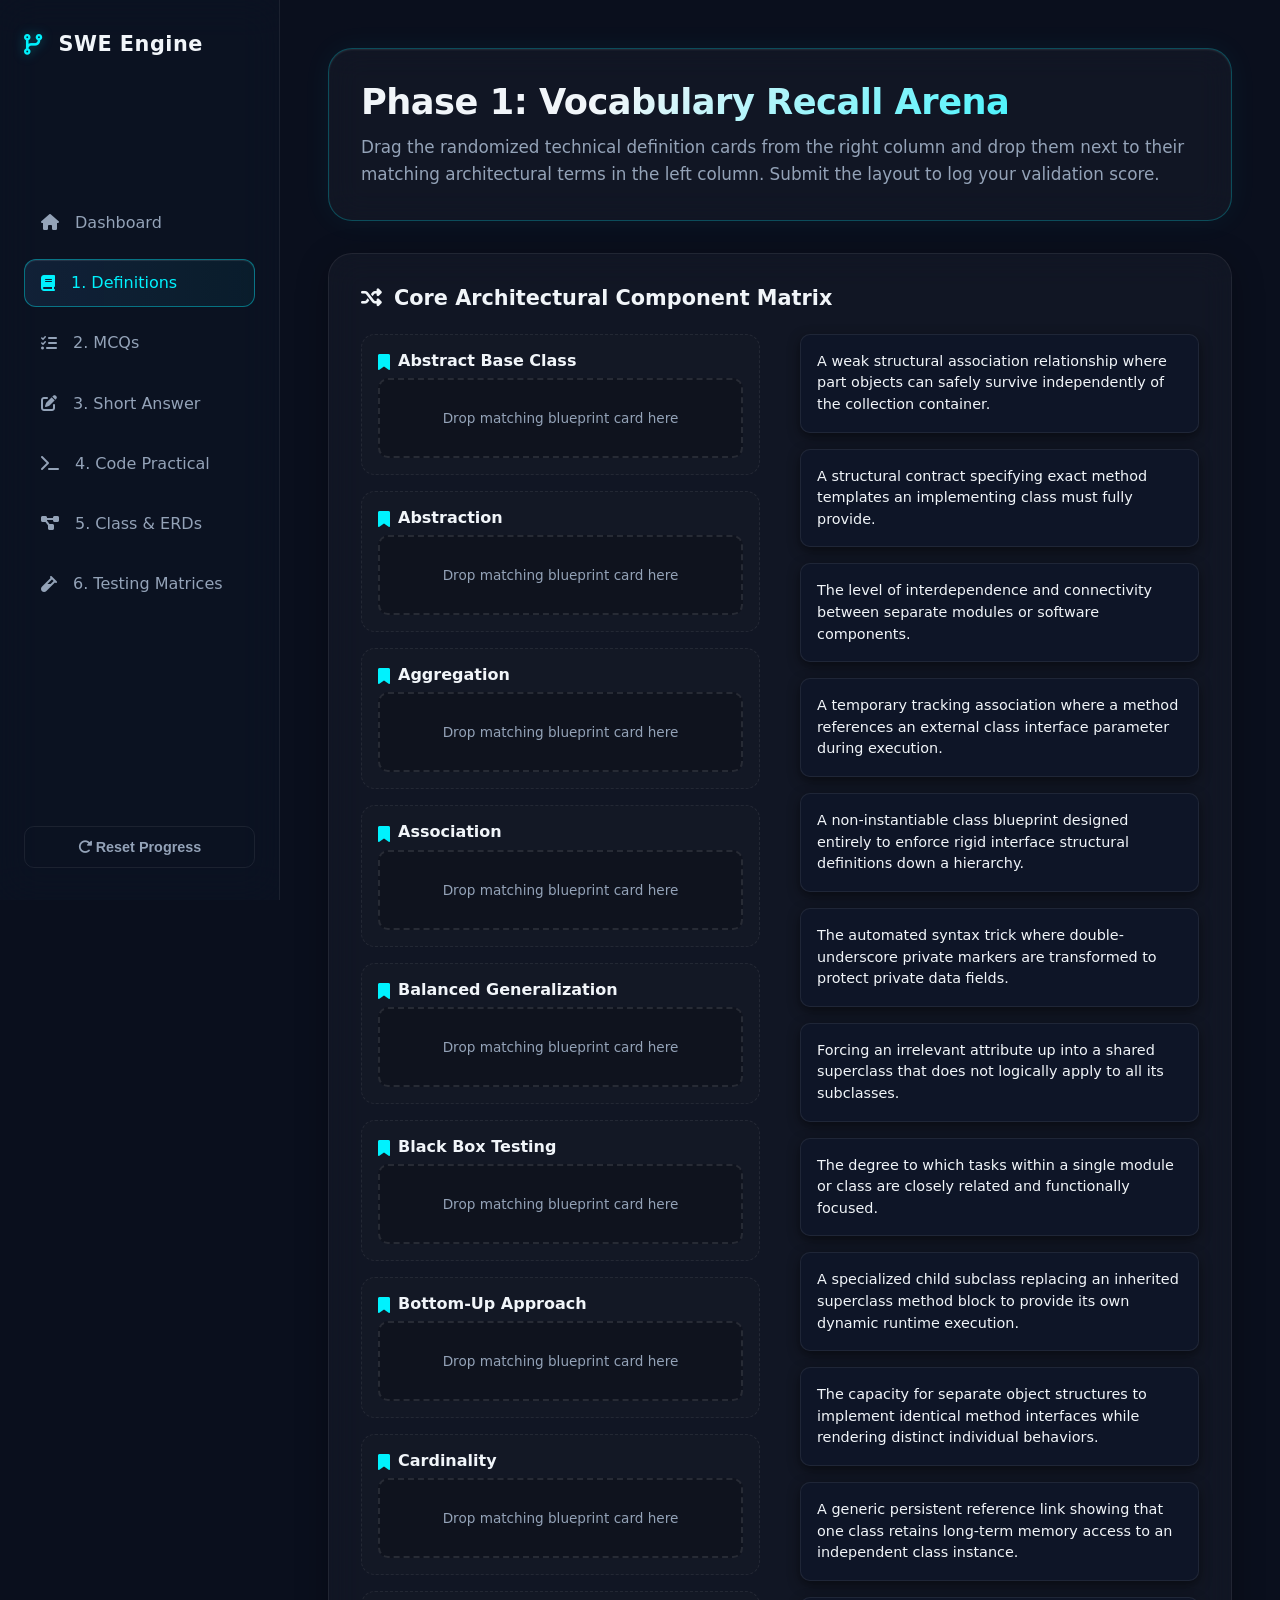
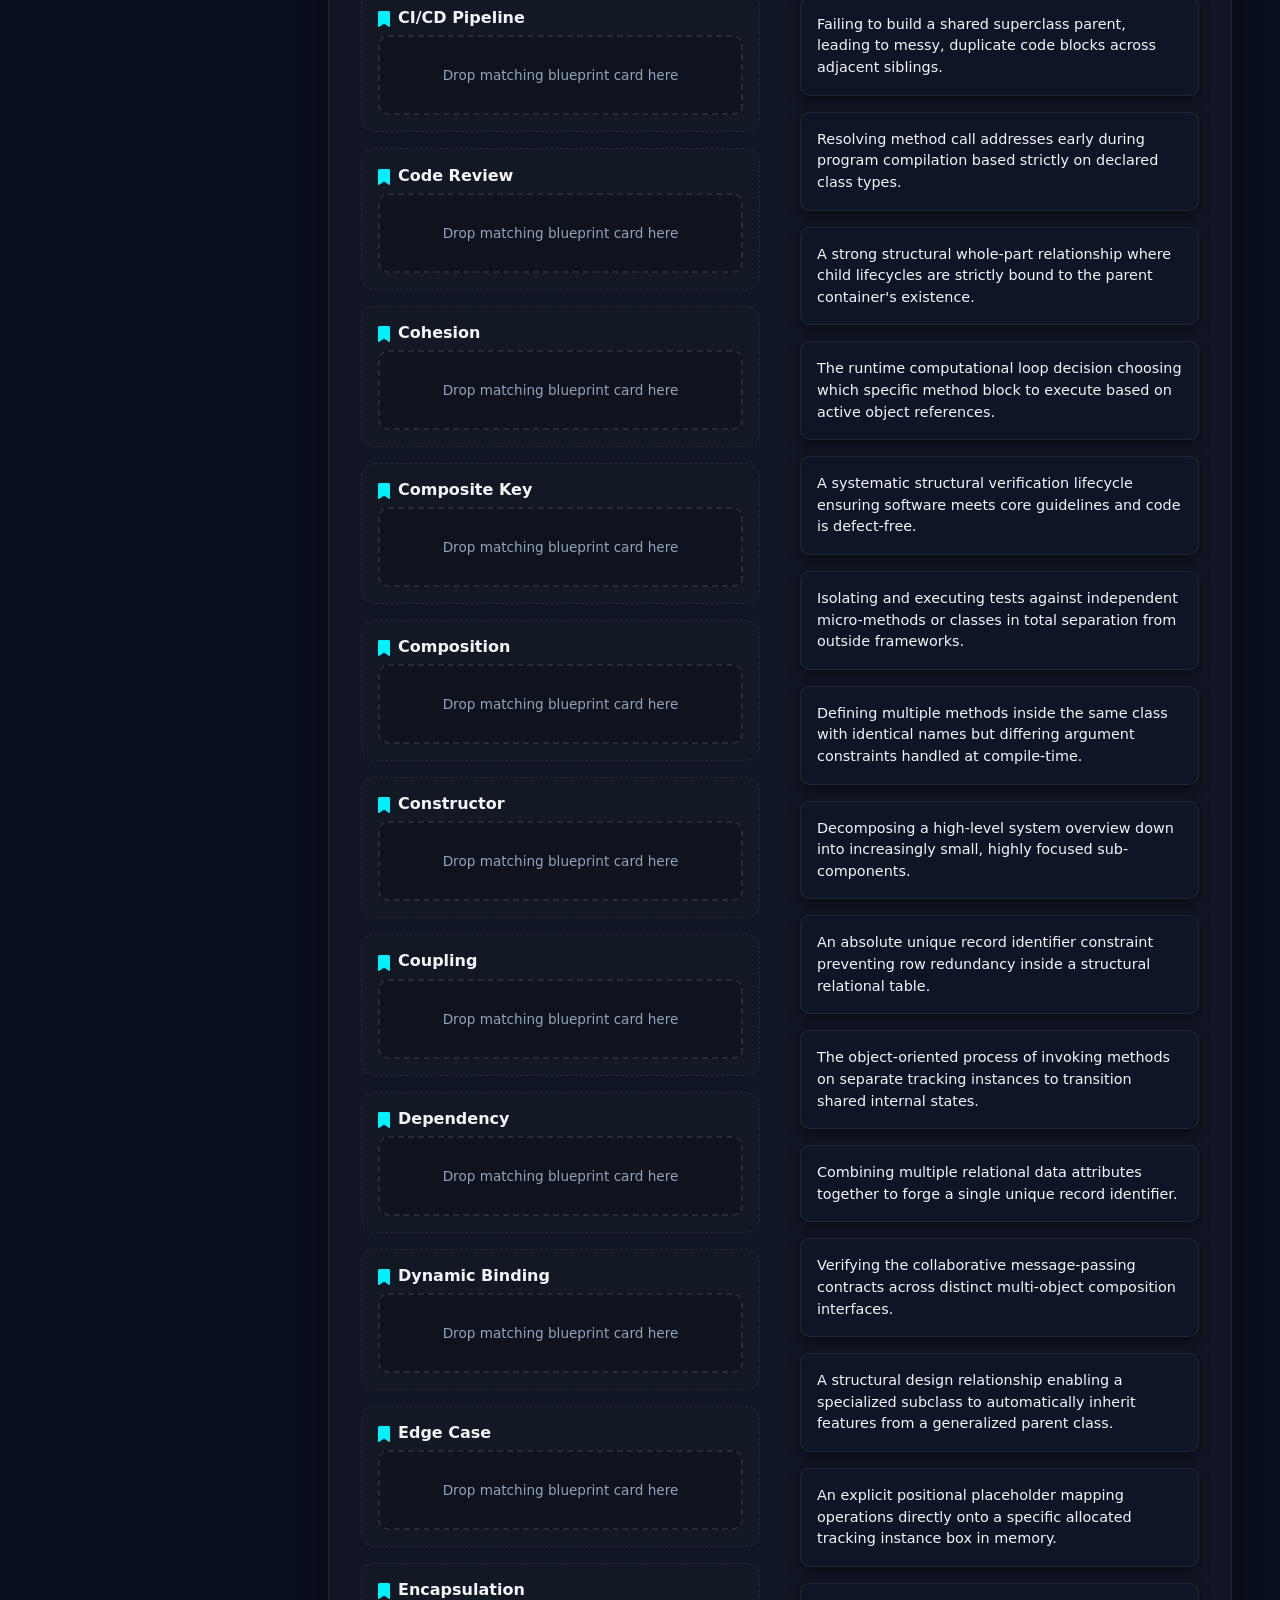
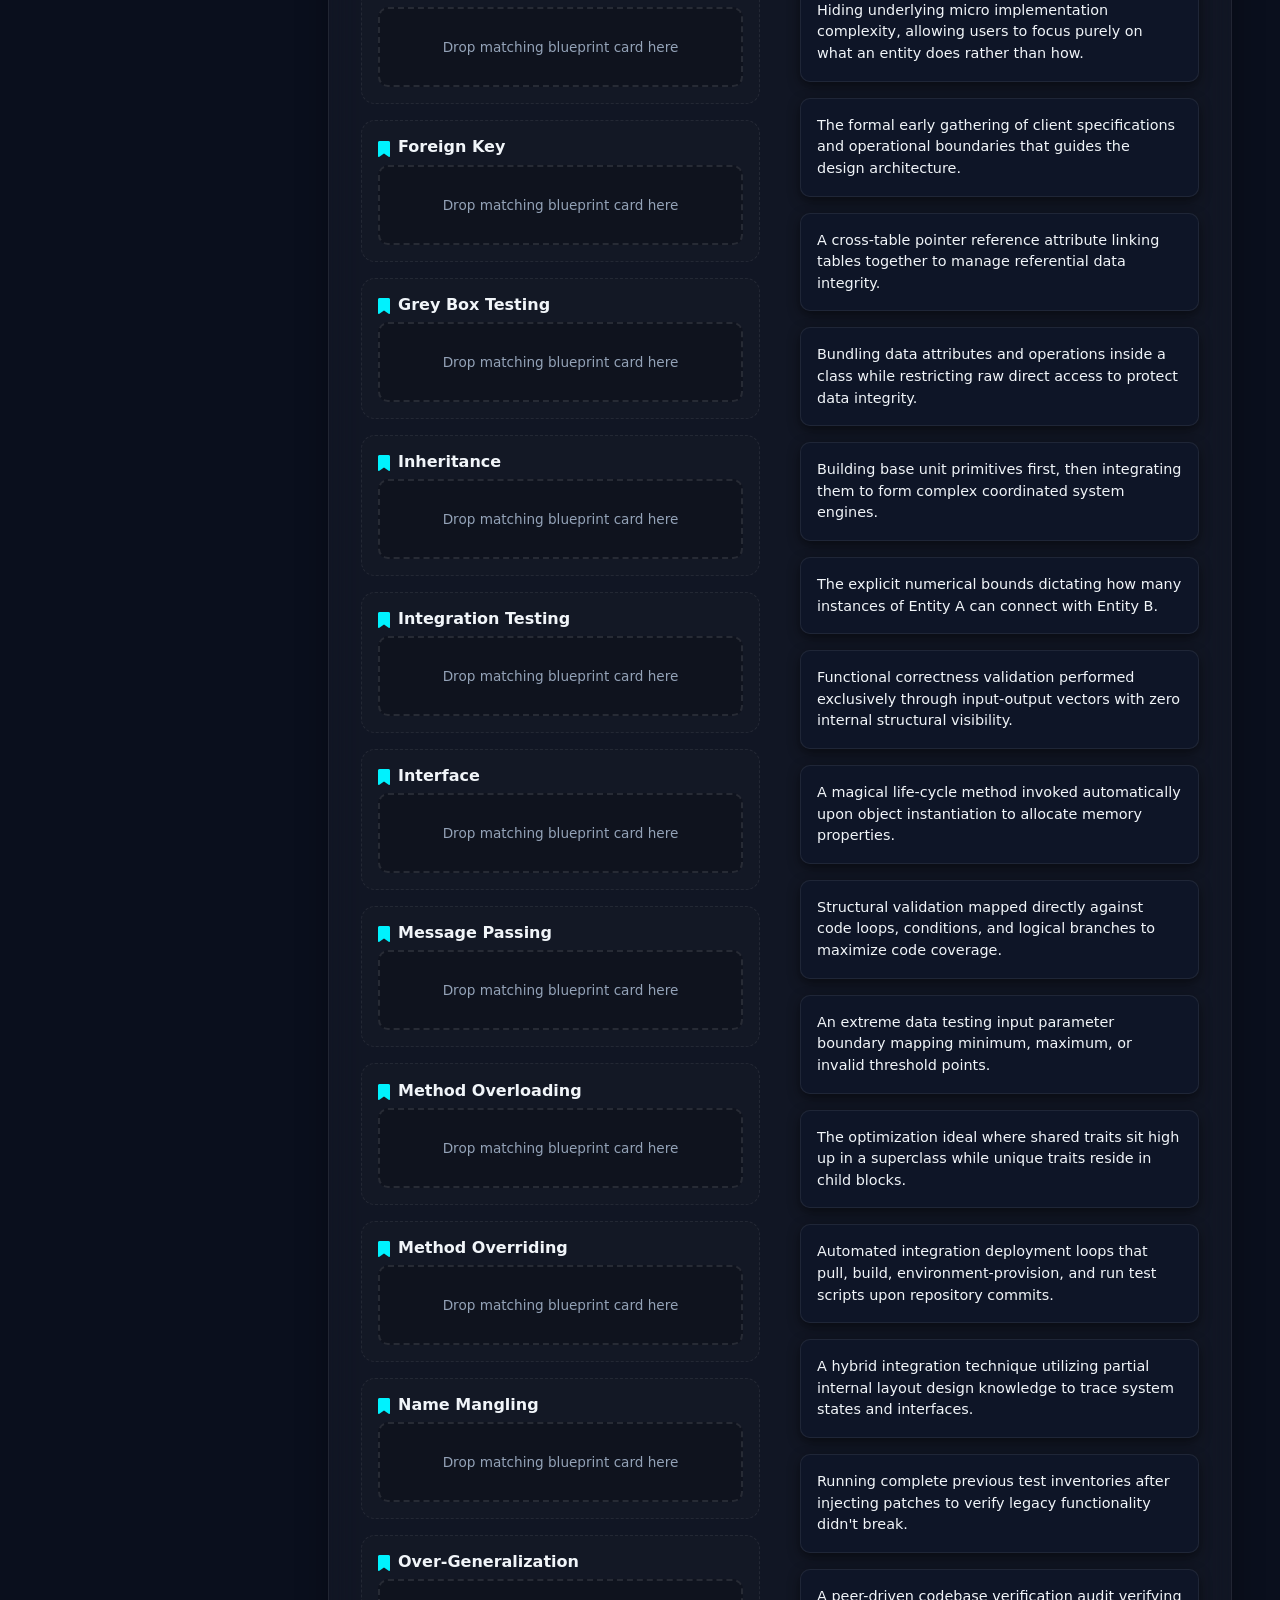
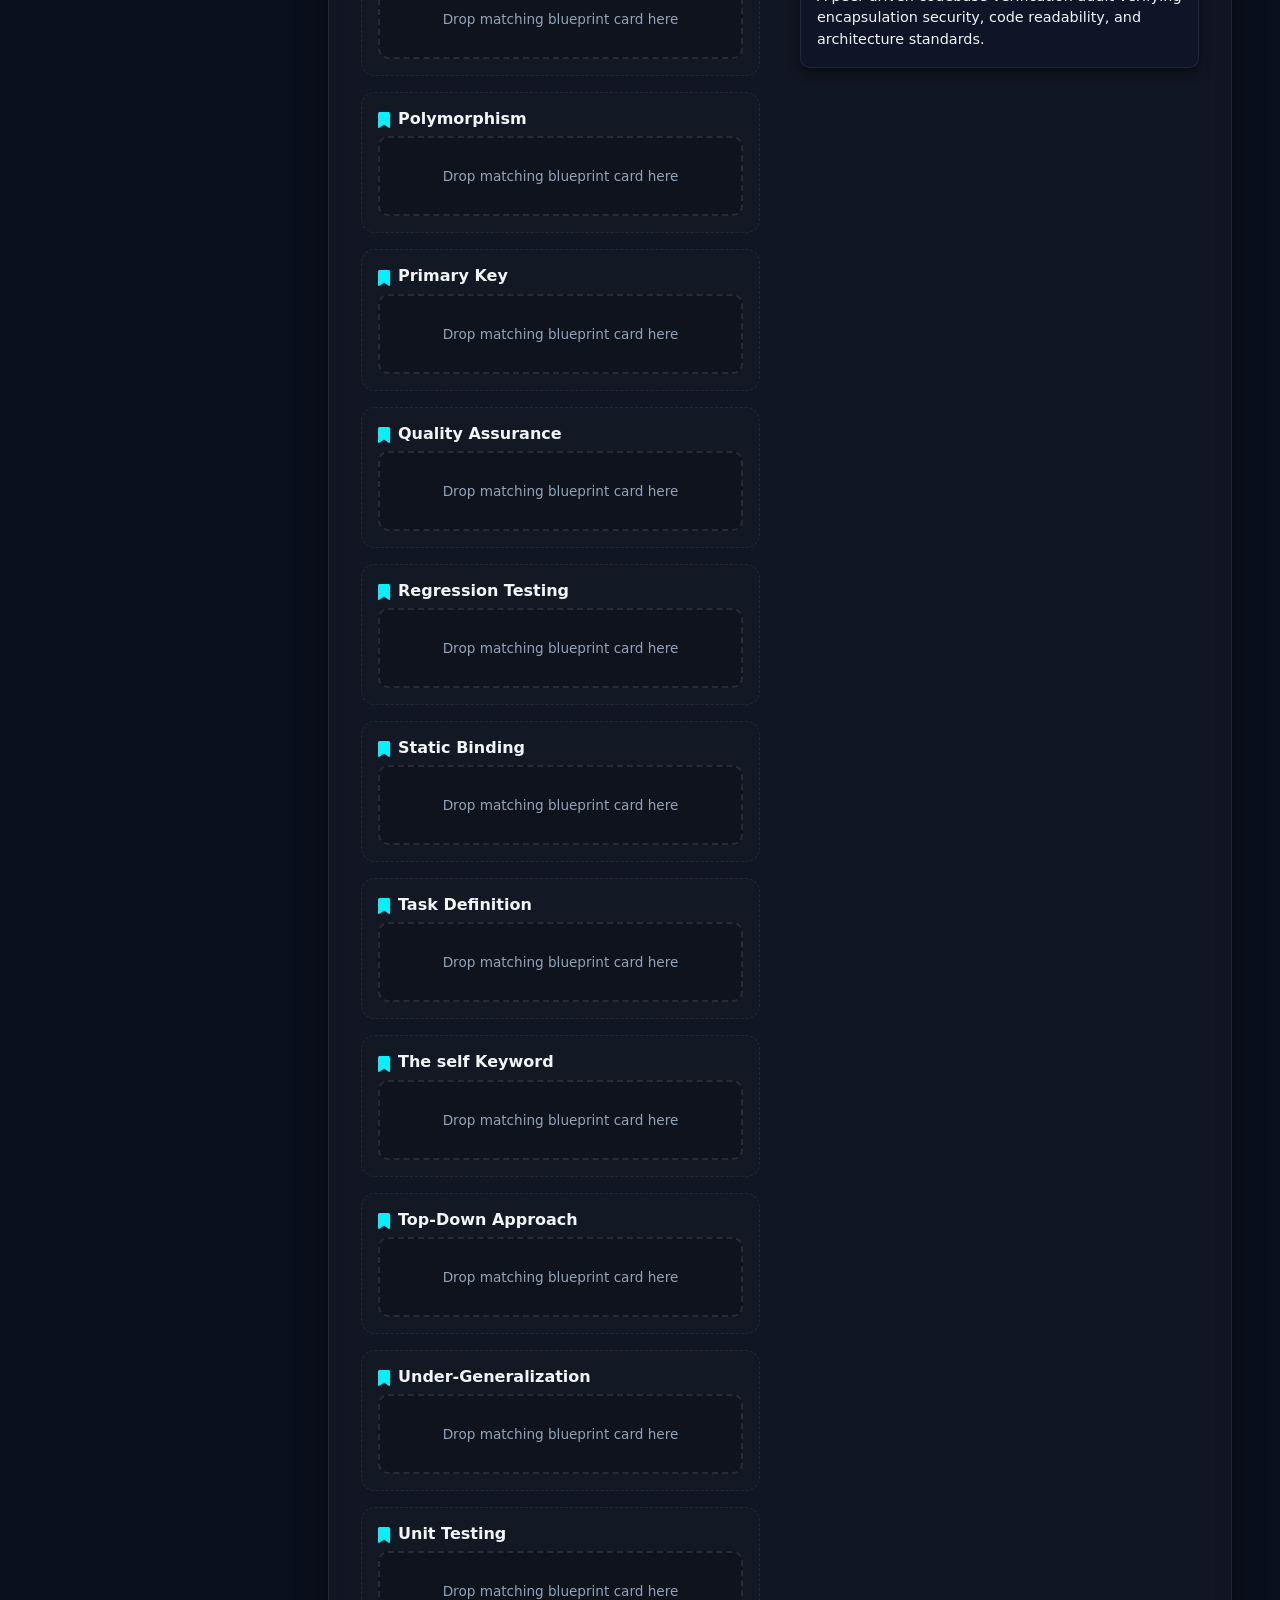
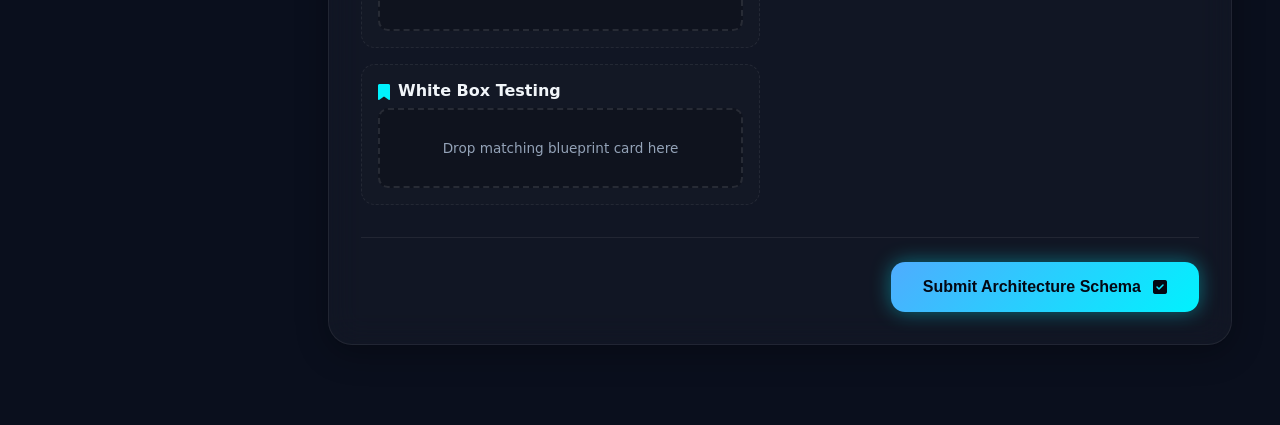
<file: definitions.html>
<!DOCTYPE html>
<html lang="en-GB">
<head>
    <meta charset="UTF-8">
    <meta name="viewport" content="width=device-width, initial-scale=1.0">
    <title>Phase 1: Vocabulary Matching Arena</title>
    <link rel="stylesheet" href="styles.css">
    <link rel="stylesheet" href="https://cdnjs.cloudflare.com/ajax/libs/font-awesome/6.4.0/css/all.min.css">
    <style>
        /* Phase-Specific Extensions to compliment styles.css */
        .matching-arena {
            display: grid;
            grid-template-columns: 1fr 1fr;
            gap: 2.5rem;
            margin-top: 1.5rem;
        }
        .terms-column, .definitions-column {
            display: flex;
            flex-direction: column;
            gap: 1rem;
        }
        .matching-pair {
            display: flex;
            flex-direction: column;
            gap: 0.5rem;
            background: rgba(255, 255, 255, 0.01);
            border: 1px dashed var(--glass-border);
            border-radius: 14px;
            padding: 1rem;
            transition: all 0.3s ease;
        }
        .term-label {
            font-weight: 700;
            color: var(--text-primary);
            font-size: 1rem;
            display: flex;
            align-items: center;
            gap: 0.5rem;
        }
        .drop-zone {
            min-height: 80px;
            background: rgba(0, 0, 0, 0.2);
            border: 2px dashed rgba(255, 255, 255, 0.1);
            border-radius: 10px;
            display: flex;
            align-items: center;
            justify-content: center;
            padding: 0.5rem;
            transition: all 0.2s ease;
            color: var(--text-muted);
            font-size: 0.85rem;
        }
        .drop-zone.drag-over {
            border-color: var(--accent-cyan);
            background: rgba(0, 242, 254, 0.05);
        }
        .drag-card {
            background: rgba(15, 23, 42, 0.8);
            border: 1px solid var(--glass-border);
            border-radius: 10px;
            padding: 1rem;
            color: var(--text-primary);
            cursor: grab;
            font-size: 0.9rem;
            line-height: 1.5;
            user-select: none;
            box-shadow: 0 4px 12px rgba(0,0,0,0.5);
            transition: transform 0.2s ease, border-color 0.2s ease;
            width: 100%;
        }
        .drag-card:active {
            cursor: grabbing;
        }
        .drag-card.dragging {
            opacity: 0.4;
            transform: scale(0.98);
        }
        /* State Indicators post-submission */
        .pair-correct {
            border: 1px solid rgba(16, 185, 129, 0.4) !important;
            background: rgba(16, 185, 129, 0.02) !important;
        }
        .pair-correct .term-label {
            color: var(--status-complete);
        }
        .pair-incorrect {
            border: 1px solid rgba(239, 68, 68, 0.4) !important;
            background: rgba(239, 68, 68, 0.02) !important;
        }
        .pair-incorrect .term-label {
            color: #ef4444;
        }
        .action-banner {
            display: flex;
            justify-content: space-between;
            align-items: center;
            margin-top: 2rem;
            padding-top: 1.5rem;
            border-top: 1px solid var(--glass-border);
        }
        .score-summary-badge {
            font-size: 1.2rem;
            font-weight: 700;
            color: var(--accent-cyan);
            text-shadow: 0 0 10px var(--accent-glow);
        }
    </style>
</head>
<body>

    <nav class="sidebar">
        <div class="sidebar-brand">
            <i class="fa-solid fa-code-branch glowing-icon"></i>
            <span>SWE Engine</span>
        </div>
        <ul class="nav-links">
            <li><a href="index.html"><i class="fa-solid fa-house"></i> Dashboard</a></li>
            <li class="active"><a href="definitions.html"><i class="fa-solid fa-book"></i> 1. Definitions</a></li>
            <li><a href="mcq.html"><i class="fa-solid fa-list-check"></i> 2. MCQs</a></li>
            <li><a href="saq.html"><i class="fa-solid fa-pen-to-square"></i> 3. Short Answer</a></li>
            <li><a href="code.html"><i class="fa-solid fa-terminal"></i> 4. Code Practical</a></li>
            <li><a href="erd.html"><i class="fa-solid fa-diagram-project"></i> 5. Class & ERDs</a></li>
            <li><a href="test.html"><i class="fa-solid fa-vial"></i> 6. Testing Matrices</a></li>
        </ul>
        <div class="sidebar-footer">
            <button id="reset-btn" class="btn-secondary"><i class="fa-solid fa-rotate-right"></i> Reset Progress</button>
        </div>
    </nav>

    <main class="dashboard-container">
        
        <header class="glass-panel glowing-border header-panel">
            <h1>Phase 1: Vocabulary Recall Arena</h1>
            <p>Drag the randomized technical definition cards from the right column and drop them next to their matching architectural terms in the left column. Submit the layout to log your validation score.</p>
        </header>

        <section class="glass-panel">
            <h2><i class="fa-solid fa-shuffle"></i> Core Architectural Component Matrix</h2>
            
            <div class="matching-arena">
                <div class="terms-column" id="terms-anchor">
                    </div>

                <div class="definitions-column" id="definitions-pool">
                    </div>
            </div>

            <div class="action-banner">
                <div id="score-readout" class="score-summary-badge"></div>
                <div class="cta-wrapper" style="margin-top: 0;">
                    <button id="submit-phase-btn" class="btn-primary glowing-btn">Submit Architecture Schema <i class="fa-solid fa-square-check"></i></button>
                </div>
            </div>
        </section>
    </main>

    <script>
        document.addEventListener('DOMContentLoaded', () => {
            // Comprehensive definitions database covering all uploaded document requirements
            const vocabularyDataset = [
                { id: "v1", term: "Encapsulation", definition: "Bundling data attributes and operations inside a class while restricting raw direct access to protect data integrity." },
                { id: "v2", term: "Abstraction", definition: "Hiding underlying micro implementation complexity, allowing users to focus purely on what an entity does rather than how." },
                { id: "v3", term: "Inheritance", definition: "A structural design relationship enabling a specialized subclass to automatically inherit features from a generalized parent class." },
                { id: "v4", term: "Polymorphism", definition: "The capacity for separate object structures to implement identical method interfaces while rendering distinct individual behaviors." },
                { id: "v5", term: "Method Overriding", definition: "A specialized child subclass replacing an inherited superclass method block to provide its own dynamic runtime execution." },
                { id: "v6", term: "Method Overloading", definition: "Defining multiple methods inside the same class with identical names but differing argument constraints handled at compile-time." },
                { id: "v7", term: "Dynamic Binding", definition: "The runtime computational loop decision choosing which specific method block to execute based on active object references." },
                { id: "v8", term: "Static Binding", definition: "Resolving method call addresses early during program compilation based strictly on declared class types." },
                { id: "v9", term: "Constructor", definition: "A magical life-cycle method invoked automatically upon object instantiation to allocate memory properties." },
                { id: "v10", term: "The self Keyword", definition: "An explicit positional placeholder mapping operations directly onto a specific allocated tracking instance box in memory." },
                { id: "v11", term: "Name Mangling", definition: "The automated syntax trick where double-underscore private markers are transformed to protect private data fields." },
                { id: "v12", term: "Abstract Base Class", definition: "A non-instantiable class blueprint designed entirely to enforce rigid interface structural definitions down a hierarchy." },
                { id: "v13", term: "Interface", definition: "A structural contract specifying exact method templates an implementing class must fully provide." },
                { id: "v14", term: "Composition", definition: "A strong structural whole-part relationship where child lifecycles are strictly bound to the parent container's existence." },
                { id: "v15", term: "Aggregation", definition: "A weak structural association relationship where part objects can safely survive independently of the collection container." },
                { id: "v16", term: "Dependency", definition: "A temporary tracking association where a method references an external class interface parameter during execution." },
                { id: "v17", term: "Association", definition: "A generic persistent reference link showing that one class retains long-term memory access to an independent class instance." },
                { id: "v18", term: "Primary Key", definition: "An absolute unique record identifier constraint preventing row redundancy inside a structural relational table." },
                { id: "v19", term: "Foreign Key", definition: "A cross-table pointer reference attribute linking tables together to manage referential data integrity." },
                { id: "v20", term: "Composite Key", definition: "Combining multiple relational data attributes together to forge a single unique record identifier." },
                { id: "v21", term: "Cardinality", definition: "The explicit numerical bounds dictating how many instances of Entity A can connect with Entity B." },
                { id: "v22", term: "Balanced Generalization", definition: "The optimization ideal where shared traits sit high up in a superclass while unique traits reside in child blocks." },
                { id: "v23", term: "Under-Generalization", definition: "Failing to build a shared superclass parent, leading to messy, duplicate code blocks across adjacent siblings." },
                { id: "v24", term: "Over-Generalization", definition: "Forcing an irrelevant attribute up into a shared superclass that does not logically apply to all its subclasses." },
                { id: "v25", term: "Task Definition", definition: "The formal early gathering of client specifications and operational boundaries that guides the design architecture." },
                { id: "v26", term: "Top-Down Approach", definition: "Decomposing a high-level system overview down into increasingly small, highly focused sub-components." },
                { id: "v27", term: "Bottom-Up Approach", definition: "Building base unit primitives first, then integrating them to form complex coordinated system engines." },
                { id: "v28", term: "Quality Assurance", definition: "A systematic structural verification lifecycle ensuring software meets core guidelines and code is defect-free." },
                { id: "v29", term: "Code Review", definition: "A peer-driven codebase verification audit verifying encapsulation security, code readability, and architecture standards." },
                { id: "v30", term: "Unit Testing", definition: "Isolating and executing tests against independent micro-methods or classes in total separation from outside frameworks." },
                { id: "v31", term: "Integration Testing", definition: "Verifying the collaborative message-passing contracts across distinct multi-object composition interfaces." },
                { id: "v32", term: "Regression Testing", definition: "Running complete previous test inventories after injecting patches to verify legacy functionality didn't break." },
                { id: "v33", term: "Black Box Testing", definition: "Functional correctness validation performed exclusively through input-output vectors with zero internal structural visibility." },
                { id: "v34", term: "White Box Testing", definition: "Structural validation mapped directly against code loops, conditions, and logical branches to maximize code coverage." },
                { id: "v35", term: "Grey Box Testing", definition: "A hybrid integration technique utilizing partial internal layout design knowledge to trace system states and interfaces." },
                { id: "v36", term: "Edge Case", definition: "An extreme data testing input parameter boundary mapping minimum, maximum, or invalid threshold points." },
                { id: "v37", term: "Cohesion", definition: "The degree to which tasks within a single module or class are closely related and functionally focused." },
                { id: "v38", term: "Coupling", definition: "The level of interdependence and connectivity between separate modules or software components." },
                { id: "v39", term: "CI/CD Pipeline", definition: "Automated integration deployment loops that pull, build, environment-provision, and run test scripts upon repository commits." },
                { id: "v40", term: "Message Passing", definition: "The object-oriented process of invoking methods on separate tracking instances to transition shared internal states." }
            ];

            // Setup App State Variables
            let currentState = JSON.parse(localStorage.getItem('oop_exam_state')) || {
                currentPhase: 1, isCompleted: false, scores: {}
            };

            const termsContainer = document.getElementById('terms-anchor');
            const definitionsContainer = document.getElementById('definitions-pool');

            // Render matching lane infrastructure
            const initMatrix = () => {
                // Keep left column alphabetical to make it scannable
                const sortedVocabulary = [...vocabularyDataset].sort((a, b) => a.term.localeCompare(b.term));
                // Randomize right column cards to create the game challenge
                const randomizedDefinitions = [...vocabularyDataset].sort(() => Math.random() - 0.5);

                sortedVocabulary.forEach(item => {
                    const pairWrapper = document.createElement('div');
                    pairWrapper.className = 'matching-pair';
                    pairWrapper.setAttribute('data-correct-id', item.id);

                    pairWrapper.innerHTML = `
                        <div class="term-label"><i class="fa-solid fa-bookmark text-accent"></i> ${item.term}</div>
                        <div class="drop-zone" data-assigned-id="">Drop matching blueprint card here</div>
                    `;
                    termsContainer.appendChild(pairWrapper);
                });

                randomizedDefinitions.forEach(item => {
                    const card = document.createElement('div');
                    card.className = 'drag-card';
                    card.draggable = true;
                    card.id = `card-${item.id}`;
                    card.setAttribute('data-id', item.id);
                    card.innerText = item.definition;
                    definitionsContainer.appendChild(card);
                });

                attachDragAndDropMechanics();
            };

            const attachDragAndDropMechanics = () => {
                const cards = document.querySelectorAll('.drag-card');
                const zones = document.querySelectorAll('.drop-zone');

                cards.forEach(card => {
                    card.addEventListener('dragstart', (e) => {
                        card.classList.add('dragging');
                        e.dataTransfer.setData('text/plain', card.id);
                    });
                    card.addEventListener('dragend', () => card.classList.remove('dragging'));
                });

                zones.forEach(zone => {
                    zone.addEventListener('dragover', (e) => e.preventDefault());
                    zone.addEventListener('dragenter', () => zone.classList.add('drag-over'));
                    zone.addEventListener('dragleave', () => zone.classList.remove('drag-over'));
                    
                    zone.addEventListener('drop', (e) => {
                        e.preventDefault();
                        zone.classList.remove('drag-over');
                        const cardId = e.dataTransfer.getData('text/plain');
                        const card = document.getElementById(cardId);
                        
                        if (!card) return;

                        // Check if zone already holds a card
                        const incomingCardId = card.getAttribute('data-id');
                        const containerHasCard = zone.querySelector('.drag-card');

                        if (containerHasCard) {
                            // Send existing card back to pool
                            definitionsContainer.appendChild(containerHasCard);
                        }

                        zone.appendChild(card);
                        zone.setAttribute('data-assigned-id', incomingCardId);
                        zone.style.color = "transparent"; // Hide instructional text
                    });
                });

                // Re-allow dragging cards back out to the main container pool
                definitionsContainer.addEventListener('dragover', (e) => e.preventDefault());
                definitionsContainer.addEventListener('drop', (e) => {
                    e.preventDefault();
                    const cardId = e.dataTransfer.getData('text/plain');
                    const card = document.getElementById(cardId);
                    if (card) {
                        // Find the zone the card left behind and restore its placeholder text
                        const originalZone = Array.from(zones).find(z => z.contains(card));
                        if(originalZone){
                            originalZone.setAttribute('data-assigned-id', "");
                            originalZone.style.color = "var(--text-muted)";
                        }
                        definitionsContainer.appendChild(card);
                    }
                });
            };

            // Grade the matched pairs and save progress
            document.getElementById('submit-phase-btn').addEventListener('click', () => {
                const pairs = document.querySelectorAll('.matching-pair');
                let correctCount = 0;
                let cardsUnassigned = false;

                pairs.forEach(pair => {
                    const zone = pair.querySelector('.drop-zone');
                    const correctId = pair.getAttribute('data-correct-id');
                    const assignedId = zone.getAttribute('data-assigned-id');

                    if (!assignedId) {
                        cardsUnassigned = true;
                    }

                    if (correctId === assignedId) {
                        correctCount++;
                        pair.className = 'matching-pair pair-correct';
                        // Lock down cards so inputs can't be modified post-submission
                        const card = zone.querySelector('.drag-card');
                        if (card) card.draggable = false;
                    } else {
                        pair.className = 'matching-pair pair-incorrect';
                    }
                });

                if (cardsUnassigned && !confirm("Warning: You have left unassigned definition gaps. Submit anyway?")) {
                    return;
                }

                // Render metrics display banner
                const scoreReadout = document.getElementById('score-readout');
                scoreReadout.innerHTML = `<i class="fa-solid fa-graduation-cap"></i> Evaluated Metric Score: ${correctCount} / 40`;

                // Update unified state schema configuration
                currentState.scores.definitions = {
                    score: correctCount,
                    total: 40,
                    status: 'Complete'
                };

                // Advance system checkpoint tracking
                if (currentState.currentPhase === 1) {
                    currentState.currentPhase = 2;
                }

                localStorage.setItem('oop_exam_state', JSON.stringify(currentState));

                // Transform Submit button into a dashboard route handler
                const actionBtn = document.getElementById('submit-phase-btn');
                actionBtn.innerHTML = 'Return to Dashboard Hub <i class="fa-solid fa-circle-chevron-right"></i>';
                actionBtn.addEventListener('click', () => {
                    window.location.href = 'index.html';
                });
            });

            // Keep tracking global reset behaviors
            document.getElementById('reset-btn').addEventListener('click', () => {
                if(confirm('Are you absolutely certain you want to purge your current structural progress across all modules? This action cannot be undone.')) {
                    localStorage.removeItem('oop_exam_state');
                    window.location.href = 'index.html';
                }
            });

            // Boot initialization loops
            initMatrix();
        });
    </script>
</body>
</html>
</file>
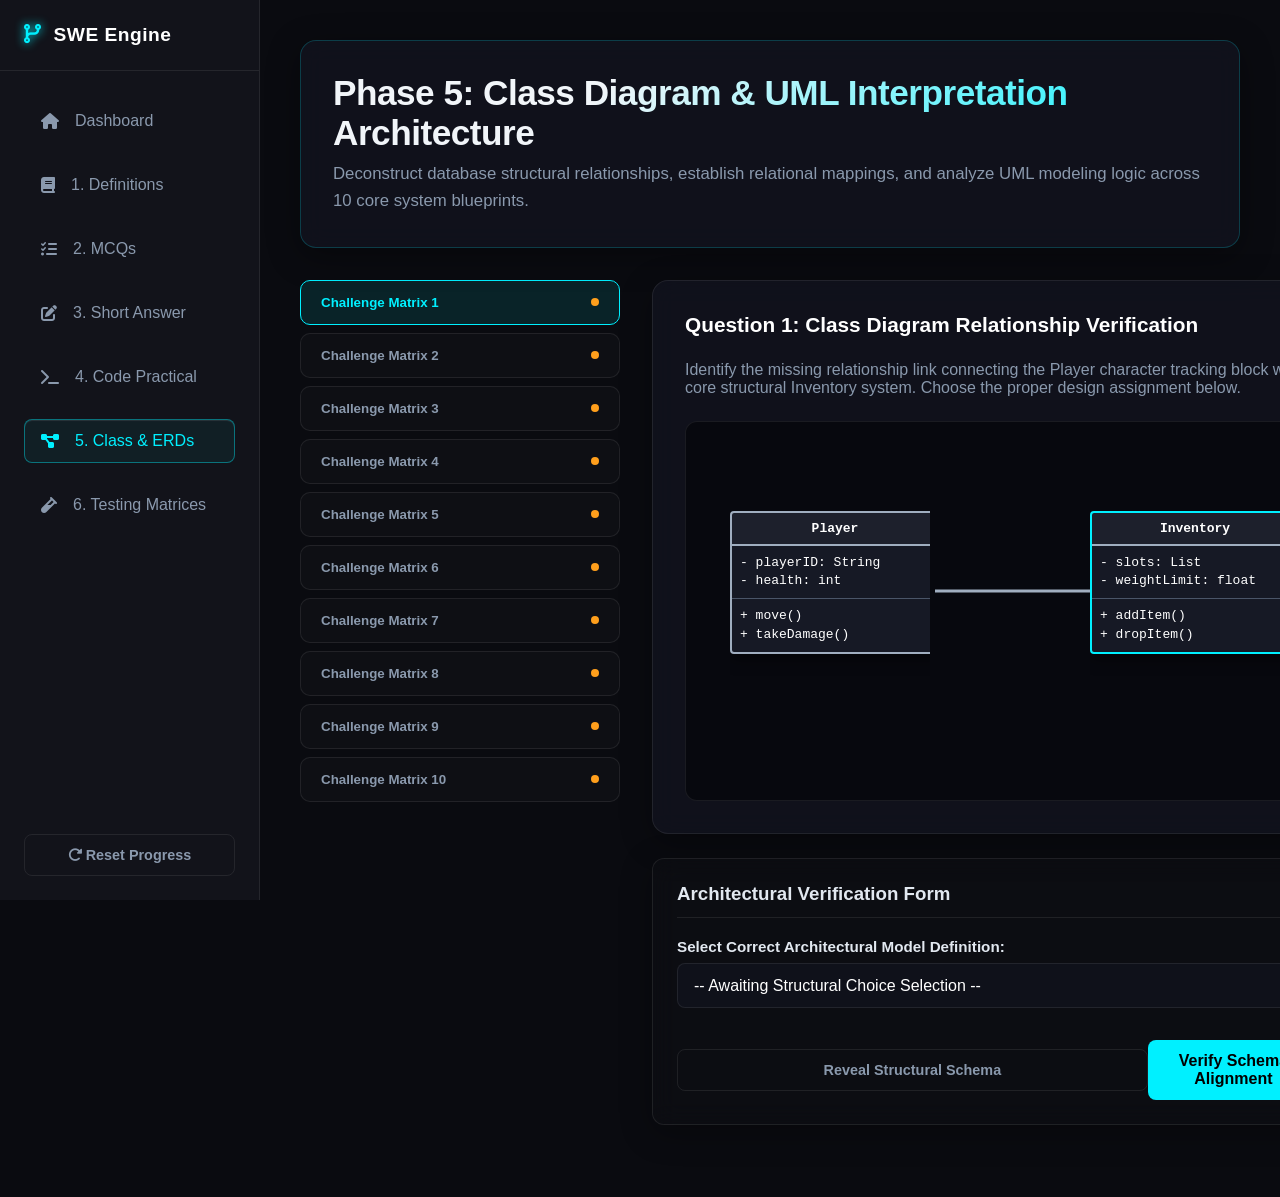
<file: erd.html>
<!DOCTYPE html>
<html lang="en-GB">
<head>
    <meta charset="UTF-8">
    <meta name="viewport" content="width=device-width, initial-scale=1.0">
    <title>Phase 5: Class Diagram & UML Interpretation</title>
    <link rel="stylesheet" href="styles.css">
    <link rel="stylesheet" href="https://cdnjs.cloudflare.com/ajax/libs/font-awesome/6.4.0/css/all.min.css">
    <style>
        /* Shared Core Palette & Architecture */
        :root {
            --bg-primary: #0a0b10;
            --bg-secondary: #12131a;
            --glass-panel: rgba(20, 22, 36, 0.6);
            --neon-blue: #00f0ff;
            --neon-green: #39ff14;
            --neon-purple: #bd00ff;
            --neon-orange: #ff9f1c;
            --text-main: #e2e8f0;
            --text-muted: #8a99ad;
            --border-glow: rgba(0, 240, 255, 0.15);
            --border-solid: rgba(255, 255, 255, 0.08);
            --sidebar-width: 260px;
        }

        body {
            font-family: 'Segoe UI', Tahoma, Geneva, Verdana, sans-serif;
            background-color: var(--bg-primary);
            color: var(--text-main);
            margin: 0;
            padding: 0;
            display: flex;
            min-height: 100vh;
            overflow-x: hidden;
        }

        /* Sidebar Alignment */
        .sidebar {
            width: var(--sidebar-width);
            background-color: var(--bg-secondary);
            border-right: 1px solid var(--border-solid);
            position: fixed;
            top: 0;
            bottom: 0;
            left: 0;
            display: flex;
            flex-direction: column;
            padding: 24px 0;
            z-index: 100;
        }
        .sidebar-brand {
            padding: 0 24px 24px 24px;
            display: flex;
            align-items: center;
            gap: 12px;
            font-size: 1.2rem;
            font-weight: 700;
            color: #fff;
            border-bottom: 1px solid var(--border-solid);
        }
        .glowing-icon {
            color: var(--neon-blue);
            text-shadow: 0 0 10px var(--neon-blue);
        }
        .nav-links {
            list-style: none;
            padding: 24px 0;
            margin: 0;
            flex-grow: 1;
        }
        .nav-links li {
            padding: 4px 24px;
        }
        .nav-links a {
            color: var(--text-muted);
            text-decoration: none;
            display: flex;
            align-items: center;
            gap: 16px;
            padding: 12px 16px;
            border-radius: 8px;
            font-weight: 500;
            transition: all 0.2s ease;
        }
        .nav-links li.active a, .nav-links a:hover {
            color: var(--neon-blue);
            background: rgba(0, 240, 255, 0.05);
        }
        .sidebar-footer {
            padding: 0 24px;
        }

        /* Main Core Container */
        .dashboard-container {
            margin-left: var(--sidebar-width);
            padding: 40px;
            width: calc(100% - var(--sidebar-width));
            box-sizing: border-box;
        }

        .glass-panel {
            background: var(--glass-panel);
            border: 1px solid var(--border-solid);
            border-radius: 16px;
            padding: 32px;
            backdrop-filter: blur(12px);
            margin-bottom: 32px;
        }
        .glowing-border {
            border-color: rgba(0, 240, 255, 0.2);
            box-shadow: 0 8px 32px 0 rgba(0, 0, 0, 0.37);
        }
        .header-panel h1 {
            margin: 0 0 8px 0;
            font-size: 2.2rem;
            color: #fff;
        }
        .header-panel p {
            margin: 0;
            color: var(--text-muted);
        }

        /* Interactive Diagram Core Arena styling */
        .workspace-layout {
            display: grid;
            grid-template-columns: 320px 1fr;
            gap: 32px;
        }

        .challenge-selector {
            display: flex;
            flex-direction: column;
            gap: 8px;
        }
        .challenge-btn {
            background: rgba(255, 255, 255, 0.02);
            border: 1px solid var(--border-solid);
            padding: 14px 20px;
            border-radius: 10px;
            color: var(--text-muted);
            text-align: left;
            cursor: pointer;
            font-weight: 600;
            display: flex;
            justify-content: space-between;
            align-items: center;
            transition: all 0.2s ease;
        }
        .challenge-btn:hover {
            background: rgba(255, 255, 255, 0.05);
            color: #fff;
        }
        .challenge-btn.active {
            background: rgba(0, 240, 255, 0.1);
            border-color: var(--neon-blue);
            color: var(--neon-blue);
        }
        .indicator-dot {
            width: 8px;
            height: 8px;
            border-radius: 50%;
            background: var(--neon-orange);
        }
        .indicator-dot.passed {
            background: var(--neon-green);
            box-shadow: 0 0 8px var(--neon-green);
        }

        /* Diagnostic Graphic Blocks */
        .diagram-arena {
            display: flex;
            flex-direction: column;
            gap: 24px;
        }
        .graphic-container {
            background: #07080e;
            border: 1px solid var(--border-solid);
            border-radius: 12px;
            padding: 24px;
            display: flex;
            justify-content: center;
            align-items: center;
            min-height: 380px;
            position: relative;
            overflow: auto;
        }

        /* UML / ERD Text Box Rendering CSS representation */
        .uml-box {
            background: #161925;
            border: 2px solid #a0aec0;
            border-radius: 4px;
            width: 210px;
            color: #fff;
            font-family: 'Consolas', monospace;
            font-size: 13px;
            box-shadow: 0 4px 15px rgba(0,0,0,0.5);
        }
        .uml-title {
            text-align: center;
            font-weight: bold;
            padding: 8px;
            border-bottom: 2px solid #a0aec0;
            background: rgba(255,255,255,0.03);
        }
        .uml-compartment {
            padding: 8px;
            border-bottom: 1px solid #4a5568;
            min-height: 40px;
            line-height: 1.4;
        }
        .uml-compartment:last-child {
            border-bottom: none;
        }

        /* ERD Crow foot representation entity styling */
        .erd-box {
            background: #1a1528;
            border: 2px solid var(--neon-purple);
            border-radius: 6px;
            width: 220px;
            font-family: 'Segoe UI', sans-serif;
            box-shadow: 0 4px 20px rgba(189, 0, 255, 0.15);
        }
        .erd-title {
            background: var(--neon-purple);
            color: #000;
            font-weight: 700;
            padding: 6px 12px;
            text-transform: uppercase;
            font-size: 12px;
            letter-spacing: 0.5px;
        }
        .erd-fields {
            padding: 8px;
            font-size: 13px;
            line-height: 1.5;
        }
        .pk-field { color: #f6ad55; font-weight: bold; }
        .fk-field { color: #63b3ed; font-weight: bold; }

        /* Interface Inputs Form Fields */
        .interactive-form {
            display: flex;
            flex-direction: column;
            gap: 20px;
            background: rgba(255,255,255,0.01);
            padding: 24px;
            border-radius: 12px;
            border: 1px solid var(--border-solid);
        }
        .input-group {
            display: flex;
            flex-direction: column;
            gap: 8px;
        }
        .input-group label {
            font-weight: 600;
            color: var(--text-main);
            font-size: 0.95rem;
        }
        .input-group select, .input-group input[type="text"] {
            background: #0f111a;
            border: 1px solid var(--border-solid);
            padding: 12px;
            border-radius: 8px;
            color: #fff;
            font-size: 1rem;
            transition: border-color 0.2s;
        }
        .input-group select:focus, .input-group input[type="text"]:focus {
            outline: none;
            border-color: var(--neon-blue);
        }

        /* Buttons & Control Suite */
        .btn-primary {
            background: var(--neon-blue);
            color: #000;
            border: none;
            padding: 12px 24px;
            border-radius: 8px;
            font-weight: 700;
            cursor: pointer;
            display: inline-flex;
            align-items: center;
            gap: 8px;
            transition: all 0.2s ease;
        }
        .btn-primary:hover {
            box-shadow: 0 0 15px rgba(0, 240, 255, 0.4);
            transform: translateY(-1px);
        }
        .btn-secondary {
            background: transparent;
            color: var(--text-muted);
            border: 1px solid var(--border-solid);
            padding: 12px 24px;
            border-radius: 8px;
            cursor: pointer;
            font-weight: 600;
        }
        .btn-secondary:hover {
            background: rgba(255,255,255,0.03);
            color: #fff;
        }

        .feedback-box {
            padding: 16px;
            border-radius: 8px;
            font-weight: 600;
            display: none;
            margin-top: 12px;
        }
        .feedback-success {
            background: rgba(57, 255, 20, 0.1);
            border: 1px solid var(--neon-green);
            color: var(--neon-green);
        }
        .feedback-error {
            background: rgba(255, 159, 28, 0.1);
            border: 1px solid var(--neon-orange);
            color: var(--neon-orange);
        }
    </style>
</head>
<body>

    <nav class="sidebar">
        <div class="sidebar-brand">
            <i class="fa-solid fa-code-branch glowing-icon"></i>
            <span>SWE Engine</span>
        </div>
        <ul class="nav-links">
            <li><a href="index.html"><i class="fa-solid fa-house"></i> Dashboard</a></li>
            <li><a href="definitions.html"><i class="fa-solid fa-book"></i> 1. Definitions</a></li>
            <li><a href="mcq.html"><i class="fa-solid fa-list-check"></i> 2. MCQs</a></li>
            <li><a href="saq.html"><i class="fa-solid fa-pen-to-square"></i> 3. Short Answer</a></li>
            <li><a href="code.html"><i class="fa-solid fa-terminal"></i> 4. Code Practical</a></li>
            <li class="active"><a href="erd.html"><i class="fa-solid fa-diagram-project"></i> 5. Class & ERDs</a></li>
            <li><a href="test.html"><i class="fa-solid fa-vial"></i> 6. Testing Matrices</a></li>
        </ul>
        <div class="sidebar-footer">
            <button id="reset-btn" class="btn-secondary"><i class="fa-solid fa-rotate-right"></i> Reset Progress</button>
        </div>
    </nav>

    <main class="dashboard-container">
        <header class="glass-panel glowing-border header-panel">
            <h1>Phase 5: Class Diagram & UML Interpretation Architecture</h1>
            <p>Deconstruct database structural relationships, establish relational mappings, and analyze UML modeling logic across 10 core system blueprints.</p>
        </header>

        <div class="workspace-layout">
            <aside class="challenge-selector" id="selectors-container">
                </aside>

            <section class="diagram-arena">
                <div class="glass-panel" style="margin-bottom: 0;">
                    <h2 id="challenge-title" style="margin-top:0; color:#fff;">Loading Matrix Challenge...</h2>
                    <p id="challenge-desc" style="color: var(--text-muted); margin-bottom:24px;">...</p>
                    
                    <div class="graphic-container" id="canvas-view">
                        </div>
                </div>

                <div class="glass-panel interactive-form">
                    <h3 style="margin-top:0; border-bottom:1px solid var(--border-solid); padding-bottom:12px;">Architectural Verification Form</h3>
                    <div id="form-fields-container">
                        </div>
                    
                    <div style="display:flex; justify-content: space-between; align-items:center; margin-top:12px;">
                        <button id="btn-reveal-solution" class="btn-secondary">Reveal Structural Schema</button>
                        <button id="btn-verify-answer" class="btn-primary">Verify Schema Alignment <i class="fa-solid fa-circle-check"></i></button>
                    </div>

                    <div class="feedback-box" id="feedback-arena"></div>
                </div>
            </section>
        </div>
    </main>

    <script>
        const challengeMatrix = [
            {
                title: "Question 1: Class Diagram Relationship Verification",
                desc: "Identify the missing relationship link connecting the Player character tracking block with the core structural Inventory system. Choose the proper design assignment below.",
                type: "dropdown",
                options: ["Association", "Aggregation", "Composition", "Generalisation"],
                correct: "Composition",
                render: (userInput) => {
                    let markerEnd = "url(#base-line)";
                    let dashArray = "none";
                    if (userInput === "Composition") markerEnd = "url(#rhombus-filled)";
                    if (userInput === "Aggregation") markerEnd = "url(#rhombus-empty)";
                    if (userInput === "Generalisation") markerEnd = "url(#triangle-empty)";
                    if (userInput === "Association") markerEnd = "url(#arrow-open)";

                    return `
                    <svg width="600" height="300" style="background:transparent;">
                        <defs>
                            <marker id="rhombus-filled" markerWidth="20" markerHeight="20" refX="0" refY="10" orient="auto">
                                <path d="M0,10 L10,5 L20,10 L10,15 Z" fill="#bd00ff" />
                            </marker>
                            <marker id="rhombus-empty" markerWidth="20" markerHeight="20" refX="0" refY="10" orient="auto">
                                <path d="M0,10 L10,5 L20,10 L10,15 Z" fill="none" stroke="#00f0ff" stroke-width="2"/>
                            </marker>
                            <marker id="triangle-empty" markerWidth="20" markerHeight="20" refX="0" refY="10" orient="auto">
                                <path d="M0,5 L10,10 L0,15 Z" fill="none" stroke="#fff" stroke-width="2"/>
                            </marker>
                            <marker id="arrow-open" markerWidth="20" markerHeight="20" refX="0" refY="10" orient="auto">
                                <path d="M0,5 L10,10 L0,15" fill="none" stroke="#39ff14" stroke-width="2"/>
                            </marker>
                        </defs>
                        <foreignObject x="20" y="50" width="200" height="180">
                            <div class="uml-box">
                                <div class="uml-title">Player</div>
                                <div class="uml-compartment">- playerID: String<br>- health: int</div>
                                <div class="uml-compartment">+ move()<br>+ takeDamage()</div>
                            </div>
                        </foreignObject>
                        
                        <line x1="380" y1="130" x2="225" y2="130" stroke="${userInput === 'Composition' ? '#bd00ff' : userInput === 'Aggregation' ? '#00f0ff' : '#a0aec0'}" stroke-width="3" stroke-dasharray="${dashArray}" marker-start="${markerEnd}" />
                        
                        <foreignObject x="380" y="50" width="200" height="180">
                            <div class="uml-box" style="border-color: var(--neon-blue);">
                                <div class="uml-title">Inventory</div>
                                <div class="uml-compartment">- slots: List<br>- weightLimit: float</div>
                                <div class="uml-compartment">+ addItem()<br>+ dropItem()</div>
                            </div>
                        </foreignObject>
                    </svg>`;
                }
            },
            {
                title: "Question 2: Multiplicity Bounds Evaluation",
                desc: "An enterprise Warehouse blueprint contains a tracking relationship linked to an internal StockItem ledger. Input the missing multiplicity parameter inside the text field below to map a standard 'one-to-many' constraint signature.",
                type: "text",
                placeholder: "e.g., 1..* or 0..1",
                correct: "1..*",
                render: (userInput) => {
                    return `
                    <svg width="600" height="300" style="background:transparent;">
                        <foreignObject x="20" y="50" width="200" height="160">
                            <div class="uml-box">
                                <div class="uml-title">Warehouse</div>
                                <div class="uml-compartment">- locationCode: str</div>
                                <div class="uml-compartment">+ dispatchBatch()</div>
                            </div>
                        </foreignObject>
                        
                        <line x1="220" y1="120" x2="380" y2="120" stroke="#00f0ff" stroke-width="2" />
                        <text x="230" y="110" fill="#fff" font-size="14">1</text>
                        <text x="340" y="110" fill="var(--neon-orange)" font-size="16" font-weight="bold">${userInput || "?"}</text>
                        
                        <foreignObject x="380" y="50" width="200" height="160">
                            <div class="uml-box">
                                <div class="uml-title">StockItem</div>
                                <div class="uml-compartment">- skuNumber: str<br>- quantity: int</div>
                                <div class="uml-compartment">+ updateCount()</div>
                            </div>
                        </foreignObject>
                    </svg>`;
                }
            },
            {
                title: "Question 3: Generalisation Arrow Validation",
                desc: "An engineering schema models a specialized structural hierarchy where ElectricVehicle derives core properties directly from a generalized base Vehicle tracking structure. Specify the mapping relationship type.",
                type: "dropdown",
                options: ["Dependency", "Aggregation", "Generalisation", "Composition"],
                correct: "Generalisation",
                render: (userInput) => {
                    let markerEnd = "none";
                    if (userInput === "Generalisation") markerEnd = "url(#triangle-white)";
                    return `
                    <svg width="600" height="340" style="background:transparent;">
                        <defs>
                            <marker id="triangle-white" markerWidth="16" markerHeight="16" refX="8" refY="8" orient="auto">
                                <polygon points="0,0 16,8 0,16" fill="#07080e" stroke="#fff" stroke-width="2"/>
                            </marker>
                        </defs>
                        <foreignObject x="200" y="20" width="200" height="120">
                            <div class="uml-box" style="border-color:#fff;">
                                <div class="uml-title">Vehicle</div>
                                <div class="uml-compartment"># registration: str</div>
                                <div class="uml-compartment">+ ignite()</div>
                            </div>
                        </foreignObject>
                        
                        <line x1="300" y1="200" x2="300" y2="142" stroke="#fff" stroke-width="2" marker-end="${markerEnd}"/>
                        
                        <foreignObject x="200" y="200" width="200" height="120">
                            <div class="uml-box" style="border-color: var(--neon-blue);">
                                <div class="uml-title">ElectricVehicle</div>
                                <div class="uml-compartment">- batteryCapacity: int</div>
                                <div class="uml-compartment">+ chargePack()</div>
                            </div>
                        </foreignObject>
                    </svg>`;
                }
            },
            {
                title: "Question 4: ERD Cardinality Structural Assessment",
                desc: "Examine this relational database schema tracking structured entities across a Department tracking container mapping into individual Employee records. Evaluate the connection endpoint and determine if this represents a 1..1, 1..*, or *..* data constraint layout.",
                type: "dropdown",
                options: ["One-to-One (1..1)", "One-to-Many (1..*)", "Many-to-Many (*..*)"],
                correct: "One-to-Many (1..*)",
                render: (userInput) => {
                    return `
                    <svg width="600" height="260" style="background:transparent;">
                        <foreignObject x="20" y="40" width="200" height="150">
                            <div class="erd-box">
                                <div class="erd-title">Department</div>
                                <div class="erd-fields">
                                    <span class="pk-field">PK</span> dept_id (INT)<br>
                                    &nbsp;&nbsp;&nbsp;&nbsp;dept_name (VARCHAR)
                                </div>
                            </div>
                        </foreignObject>
                        
                        <line x1="220" y1="100" x2="380" y2="100" stroke="#bd00ff" stroke-width="2"/>
                        ${userInput === "One-to-Many (1..*)" ? `
                            <line x1="365" y1="85" x2="380" y2="100" stroke="var(--neon-green)" stroke-width="3"/>
                            <line x1="365" y1="115" x2="380" y2="100" stroke="var(--neon-green)" stroke-width="3"/>
                            <line x1="365" y1="85" x2="365" y2="115" stroke="var(--neon-green)" stroke-width="2"/>
                        ` : `
                            <circle cx="360" cy="100" r="4" fill="none" stroke="#fff" stroke-width="2"/>
                        `}
                        
                        <foreignObject x="380" y="40" width="200" height="150">
                            <div class="erd-box">
                                <div class="erd-title">Employee</div>
                                <div class="erd-fields">
                                    <span class="pk-field">PK</span> emp_id (INT)<br>
                                    <span class="fk-field">FK</span> dept_id (INT)<br>
                                    &nbsp;&nbsp;&nbsp;&nbsp;emp_name (VARCHAR)
                                </div>
                            </div>
                        </foreignObject>
                    </svg>`;
                }
            },
            {
                title: "Question 5: Missing Foreign Key Mapping Field",
                desc: "Analyze the database mapping topology link connecting an Order table record with a Customer profile table. Identify the exact attribute string parameter that must be injected into the empty row to achieve clean entity referential data integrity tracking.",
                type: "text",
                placeholder: "e.g., customer_id",
                correct: "customer_id",
                render: (userInput) => {
                    return `
                    <svg width="600" height="260" style="background:transparent;">
                        <foreignObject x="20" y="30" width="200" height="160">
                            <div class="erd-box" style="border-color: var(--neon-blue);">
                                <div class="erd-title" style="background: var(--neon-blue);">Customer</div>
                                <div class="erd-fields">
                                    <span class="pk-field">PK</span> customer_id (INT)<br>
                                    &nbsp;&nbsp;&nbsp;&nbsp;email_addr (VARCHAR)
                                </div>
                            </div>
                        </foreignObject>
                        
                        <line x1="220" y1="90" x2="380" y2="90" stroke="#00f0ff" stroke-width="2" />
                        
                        <foreignObject x="380" y="30" width="200" height="180">
                            <div class="erd-box">
                                <div class="erd-title">Orders</div>
                                <div class="erd-fields">
                                    <span class="pk-field">PK</span> order_id (INT)<br>
                                    <span class="fk-field">FK</span> ${userInput ? `<span style="color:var(--neon-green); font-weight:bold;">${userInput}</span>` : '___________ ?'}<br>
                                    &nbsp;&nbsp;&nbsp;&nbsp;order_date (DATE)
                                </div>
                            </div>
                        </foreignObject>
                    </svg>`;
                }
            },
            {
                title: "Question 6: Realisation Architecture Identification",
                desc: "Examine this blueprint mapping out an abstract contractual Interface component structure named PrintMechanics being materialized inside an active system class processing routine named LaserPrinter. Identify the accurate line structural formatting required by British standard UML modeling conventions.",
                type: "dropdown",
                options: ["Solid Line // Open Arrow", "Dashed Line // Hollow Triangle", "Solid Line // Filled Diamond", "Dashed Line // Open Arrow"],
                correct: "Dashed Line // Hollow Triangle",
                render: (userInput) => {
                    let dashPattern = "none";
                    let arrowHead = "url(#base-line)";
                    if (userInput === "Dashed Line // Hollow Triangle") {
                        dashPattern = "8,4";
                        arrowHead = "url(#hollow-tri)";
                    } else if (userInput === "Dashed Line // Open Arrow") {
                        dashPattern = "4,4";
                    }
                    return `
                    <svg width="600" height="320" style="background:transparent;">
                        <defs>
                            <marker id="hollow-tri" markerWidth="16" markerHeight="16" refX="14" refY="8" orient="auto">
                                <polygon points="2,2 14,8 2,14" fill="#07080e" stroke="#fff" stroke-width="2"/>
                            </marker>
                        </defs>
                        <foreignObject x="200" y="20" width="200" height="110">
                            <div class="uml-box" style="border-style: dashed; border-color: var(--neon-orange);">
                                <div class="uml-title" style="font-style: italic;">&lt;&lt;interface&gt;&gt;<br>PrintMechanics</div>
                                <div class="uml-compartment">+ printPage()</div>
                            </div>
                        </foreignObject>
                        
                        <line x1="300" y1="200" x2="300" y2="135" stroke="#fff" stroke-width="2" stroke-dasharray="${dashPattern}" marker-end="${arrowHead}"/>
                        
                        <foreignObject x="200" y="200" width="200" height="110">
                            <div class="uml-box">
                                <div class="uml-title">LaserPrinter</div>
                                <div class="uml-compartment">+ printPage()</div>
                            </div>
                        </foreignObject>
                    </svg>`;
                }
            },
            {
                title: "Question 7: Weak Aggregation Structural Matrix",
                desc: "An institution object blueprint aggregates Teacher entity instances. However, if the active University instance container falls out of scope, the individual Teacher parts persist independently. Choose the relationship format that accurately represents this weak structural lifecycle linkage.",
                type: "dropdown",
                options: ["Aggregation", "Composition", "Generalisation", "Dependency"],
                correct: "Aggregation",
                render: (userInput) => {
                    let fillVal = "none";
                    if (userInput === "Composition") fillVal = "#bd00ff";
                    if (userInput === "Aggregation") fillVal = "#07080e";
                    return `
                    <svg width="600" height="260" style="background:transparent;">
                        <defs>
                            <marker id="diamond-marker" markerWidth="24" markerHeight="24" refX="0" refY="12" orient="auto">
                                <polygon points="0,12 10,6 20,12 10,18" fill="${fillVal}" stroke="#00f0ff" stroke-width="2"/>
                            </marker>
                        </defs>
                        <foreignObject x="20" y="50" width="200" height="140">
                            <div class="uml-box">
                                <div class="uml-title">University</div>
                                <div class="uml-compartment">- name: String</div>
                            </div>
                        </foreignObject>
                        
                        <line x1="380" y1="110" x2="225" y2="110" stroke="#00f0ff" stroke-width="3" marker-start="${userInput ? 'url(#diamond-marker)' : 'none'}"/>
                        
                        <foreignObject x="380" y="50" width="200" height="140">
                            <div class="uml-box">
                                <div class="uml-title">Teacher</div>
                                <div class="uml-compartment">- employeeID: str</div>
                            </div>
                        </foreignObject>
                    </svg>`;
                }
            },
            {
                title: "Question 8: Junction Entity Resolving Multi-tier Relationships",
                desc: "A baseline system design has a complex many-to-many relationship tracking Student entities across individual Course blueprints. Identify the core database modeling pattern needed to break down this layout into clean, manageable entities, eliminating duplication flaws.",
                type: "dropdown",
                options: ["Superclass Extraction", "Associative / Junction Entity", "Composite Attribute Separation", "Recursive Pointer Loop"],
                correct: "Associative / Junction Entity",
                render: (userInput) => {
                    return `
                    <svg width="600" height="280" style="background:transparent;">
                        <foreignObject x="10" y="60" width="160" height="130">
                            <div class="erd-box"><div class="erd-title">Student</div><div class="erd-fields"><span class="pk-field">PK</span> student_id</div></div>
                        </foreignObject>
                        
                        <foreignObject x="210" y="40" width="180" height="160">
                            <div class="erd-box" style="border-color:${userInput === 'Associative / Junction Entity' ? 'var(--neon-green)' : 'var(--neon-orange)'};">
                                <div class="erd-title" style="background:${userInput === 'Associative / Junction Entity' ? 'var(--neon-green)' : 'var(--neon-orange)'}; color:#000;">${userInput === "Associative / Junction Entity" ? "Enrollment" : "UNKNOWN ?"}</div>
                                <div class="erd-fields">
                                    <span class="pk-field">PK/FK</span> student_id (INT)<br>
                                    <span class="pk-field">PK/FK</span> course_id (INT)<br>
                                    &nbsp;&nbsp;&nbsp;&nbsp;enrollment_date
                                </div>
                            </div>
                        </foreignObject>
                        
                        <line x1="170" y1="120" x2="210" y2="120" stroke="#fff" stroke-width="2"/>
                        <line x1="390" y1="120" x2="430" y2="120" stroke="#fff" stroke-width="2"/>
                        
                        <foreignObject x="430" y="60" width="160" height="130">
                            <div class="erd-box"><div class="erd-title">Course</div><div class="erd-fields"><span class="pk-field">PK</span> course_id</div></div>
                        </foreignObject>
                    </svg>`;
                }
            },
            {
                title: "Question 9: Dynamic Visibility Field Operators",
                desc: "Review this securely encapsulated class block blueprint layout. Analyze the structural attributes prefix notation markers and classify the exact meaning of the visibility definition handling the variable labeled balance (- balance: float).",
                type: "dropdown",
                options: ["Public Access State", "Protected Derivative State", "Private Isolated State"],
                correct: "Private Isolated State",
                render: (userInput) => {
                    return `
                    <svg width="600" height="260" style="background:transparent;">
                        <foreignObject x="190" y="30" width="220" height="190">
                            <div class="uml-box" style="width:100%; border-color: var(--neon-purple);">
                                <div class="uml-title">SecureVault</div>
                                <div class="uml-compartment">
                                    <span style="color:${userInput === 'Private Isolated State' ? 'var(--neon-green)' : 'var(--neon-orange)'}; font-weight:bold;">- balance: float</span><br>
                                    + vaultIdentifier: string
                                </div>
                                <div class="uml-compartment">
                                    + extractFunds(amt: float)<br>
                                    # runAuditVerification()
                                </div>
                            </div>
                        </foreignObject>
                    </svg>`;
                }
            },
            {
                title: "Question 10: Multi-tier Schema Composition Analysis",
                desc: "Evaluate this multi-tier system assembly architecture tracing a computer system's composition hierarchy. If the master Computer processing framework object is completely destroyed in memory, determine the cascading lifestyle status of the sub-tier CPU processing node.",
                type: "dropdown",
                options: ["Persists independently in database cache", "Terminates instantly alongside the parent object container", "Migrates upward to structural superclass blocks"],
                correct: "Terminates instantly alongside the parent object container",
                render: (userInput) => {
                    return `
                    <svg width="600" height="260" style="background:transparent;">
                        <defs>
                            <marker id="comp-diamond" markerWidth="20" markerHeight="20" refX="0" refY="10" orient="auto">
                                <polygon points="0,10 L10,5 L20,10 L10,15 Z" fill="#bd00ff" stroke="#bd00ff"/>
                            </marker>
                        </defs>
                        <foreignObject x="20" y="50" width="200" height="140">
                            <div class="uml-box" style="border-color: var(--neon-purple)">
                                <div class="uml-title">Computer</div>
                                <div class="uml-compartment">- unitSerial: str</div>
                            </div>
                        </foreignObject>
                        
                        <line x1="380" y1="120" x2="220" y2="120" stroke="#bd00ff" stroke-width="3" marker-start="url(#comp-diamond)"/>
                        
                        <foreignObject x="380" y="50" width="200" height="140">
                            <div class="uml-box">
                                <div class="uml-title">CPU</div>
                                <div class="uml-compartment">- coreClockSpeed: float</div>
                            </div>
                        </foreignObject>
                    </svg>`;
                }
            }
        ];

        // State Tracking Machine Tree Configuration 
        let activeChallengeIdx = 0;
        let internalExamStateStore = {
            completedPhases: [],
            historicalAnswers: {}
        };

        // DOM Element Catch Registry
        const selectorsContainer = document.getElementById('selectors-container');
        const chalTitle = document.getElementById('challenge-title');
        const chalDesc = document.getElementById('challenge-desc');
        const canvasView = document.getElementById('canvas-view');
        const formFieldsContainer = document.getElementById('form-fields-container');
        const feedbackArena = document.getElementById('feedback-arena');
        const btnVerify = document.getElementById('btn-verify-answer');
        const btnReveal = document.getElementById('btn-reveal-solution');

        function initAppModuleEngine() {
            const cachedData = localStorage.getItem('oop_erd_phase_state');
            if (cachedData) {
                try {
                    internalExamStateStore = JSON.parse(cachedData);
                } catch(e) {
                    console.error("Cache corrupted. Resetting state pipeline tracking vectors.", e);
                }
            }
            buildNavigationInterface();
            loadSelectedChallengeFrame();
        }

        function syncProgressCache() {
            localStorage.setItem('oop_erd_phase_state', JSON.stringify(internalExamStateStore));
            
            // Sync to global aggregate scorecard framework if alive
            let globalState = JSON.parse(localStorage.getItem('oop_exam_state'));
            if(globalState) {
                const count = internalExamStateStore.completedPhases.length;
                globalState.scores.erd.score = count;
                globalState.scores.erd.status = count === 10 ? 'Completed' : 'In Progress';
                localStorage.setItem('oop_exam_state', JSON.stringify(globalState));
            }
        }

        function buildNavigationInterface() {
            selectorsContainer.innerHTML = '';
            challengeMatrix.forEach((item, idx) => {
                const btn = document.createElement('button');
                btn.className = `challenge-btn ${idx === activeChallengeIdx ? 'active' : ''}`;
                
                const isPassed = internalExamStateStore.completedPhases.includes(idx);
                btn.innerHTML = `
                    <span>Challenge Matrix ${idx + 1}</span>
                    <div class="indicator-dot ${isPassed ? 'passed' : ''}"></div>
                `;
                
                btn.addEventListener('click', () => {
                    activeChallengeIdx = idx;
                    buildNavigationInterface();
                    loadSelectedChallengeFrame();
                });
                selectorsContainer.appendChild(btn);
            });
        }

        function loadSelectedChallengeFrame() {
            const currentItem = challengeMatrix[activeChallengeIdx];
            chalTitle.textContent = currentItem.title;
            chalDesc.textContent = currentItem.desc;
            feedbackArena.style.display = "none";

            // Pull previously stored answer draft if available
            const savedDraft = internalExamStateStore.historicalAnswers[activeChallengeIdx] || "";
            
            // Generate Input Forms based on challenge variant type
            formFieldsContainer.innerHTML = '';
            if (currentItem.type === "dropdown") {
                const selectGroup = document.createElement('div');
                selectGroup.className = "input-group";
                selectGroup.innerHTML = `
                    <label for="interactive-select">Select Correct Architectural Model Definition:</label>
                    <select id="interactive-select">
                        <option value="">-- Awaiting Structural Choice Selection --</option>
                        ${currentItem.options.map(opt => `<option value="${opt}" ${opt === savedDraft ? 'selected' : ''}>${opt}</option>`).join('')}
                    </select>
                `;
                formFieldsContainer.appendChild(selectGroup);
                
                const selectElement = document.getElementById('interactive-select');
                selectElement.addEventListener('change', (e) => {
                    canvasView.innerHTML = currentItem.render(e.target.value);
                    internalExamStateStore.historicalAnswers[activeChallengeIdx] = e.target.value;
                    syncProgressCache();
                });
            } else if (currentItem.type === "text") {
                const textGroup = document.createElement('div');
                textGroup.className = "input-group";
                textGroup.innerHTML = `
                    <label for="interactive-text">Specify Correct Field Metric/Attribute Token:</label>
                    <input type="text" id="interactive-text" placeholder="${currentItem.placeholder}" value="${savedDraft}">
                `;
                formFieldsContainer.appendChild(textGroup);

                const textElement = document.getElementById('interactive-text');
                textElement.addEventListener('input', (e) => {
                    canvasView.innerHTML = currentItem.render(e.target.value.trim());
                    internalExamStateStore.historicalAnswers[activeChallengeIdx] = e.target.value.trim();
                    syncProgressCache();
                });
            }

            // Fire rendering pipeline with active parameters on baseline allocation load
            const activeInput = internalExamStateStore.historicalAnswers[activeChallengeIdx] || "";
            canvasView.innerHTML = currentItem.render(activeInput);
        }

        // Verification validation loops
        btnVerify.addEventListener('click', () => {
            const targetItem = challengeMatrix[activeChallengeIdx];
            const currentAnswer = internalExamStateStore.historicalAnswers[activeChallengeIdx] || "";

            if (!currentAnswer) {
                feedbackArena.className = "feedback-box feedback-error";
                feedbackArena.textContent = "Validation Rejected: Form requires user input before evaluating system architecture alignment patterns.";
                feedbackArena.style.display = "block";
                return;
            }

            if (currentAnswer.toLowerCase() === targetItem.correct.toLowerCase()) {
                feedbackArena.className = "feedback-box feedback-success";
                feedbackArena.textContent = "Architectural Alignment Confirmed! Verification matrix matches reference schema definitions perfectly.";
                feedbackArena.style.display = "block";

                if (!internalExamStateStore.completedPhases.includes(activeChallengeIdx)) {
                    internalExamStateStore.completedPhases.push(activeChallengeIdx);
                }
                syncProgressCache();
                buildNavigationInterface();
            } else {
                feedbackArena.className = "feedback-box feedback-error";
                feedbackArena.textContent = "Structural Verification Failed: Specified option breaks structural relationships or violates cardinal rule mappings.";
                feedbackArena.style.display = "block";
            }
        });

        // Solution Revelation mechanism
        btnReveal.addEventListener('click', () => {
            const targetItem = challengeMatrix[activeChallengeIdx];
            feedbackArena.className = "feedback-box";
            feedbackArena.style.backgroundColor = "rgba(189, 0, 255, 0.1)";
            feedbackArena.style.border = "1px solid var(--neon-purple)";
            feedbackArena.style.color = "#e879f9";
            feedbackArena.textContent = `Reference Exam Solution Target: [ ${targetItem.correct} ]`;
            feedbackArena.style.display = "block";
        });

        // Global progress reset configuration call link
        document.getElementById('reset-btn').addEventListener('click', () => {
            if(confirm('Are you certain you want to purge architectural layout verification histories?')) {
                localStorage.removeItem('oop_erd_phase_state');
                internalExamStateStore = { completedPhases: [], historicalAnswers: {} };
                syncProgressCache();
                activeChallengeIdx = 0;
                buildNavigationInterface();
                loadSelectedChallengeFrame();
            }
        });

        // Fire initialization routines
        initAppModuleEngine();
    </script>
</body>
</html>
</file>
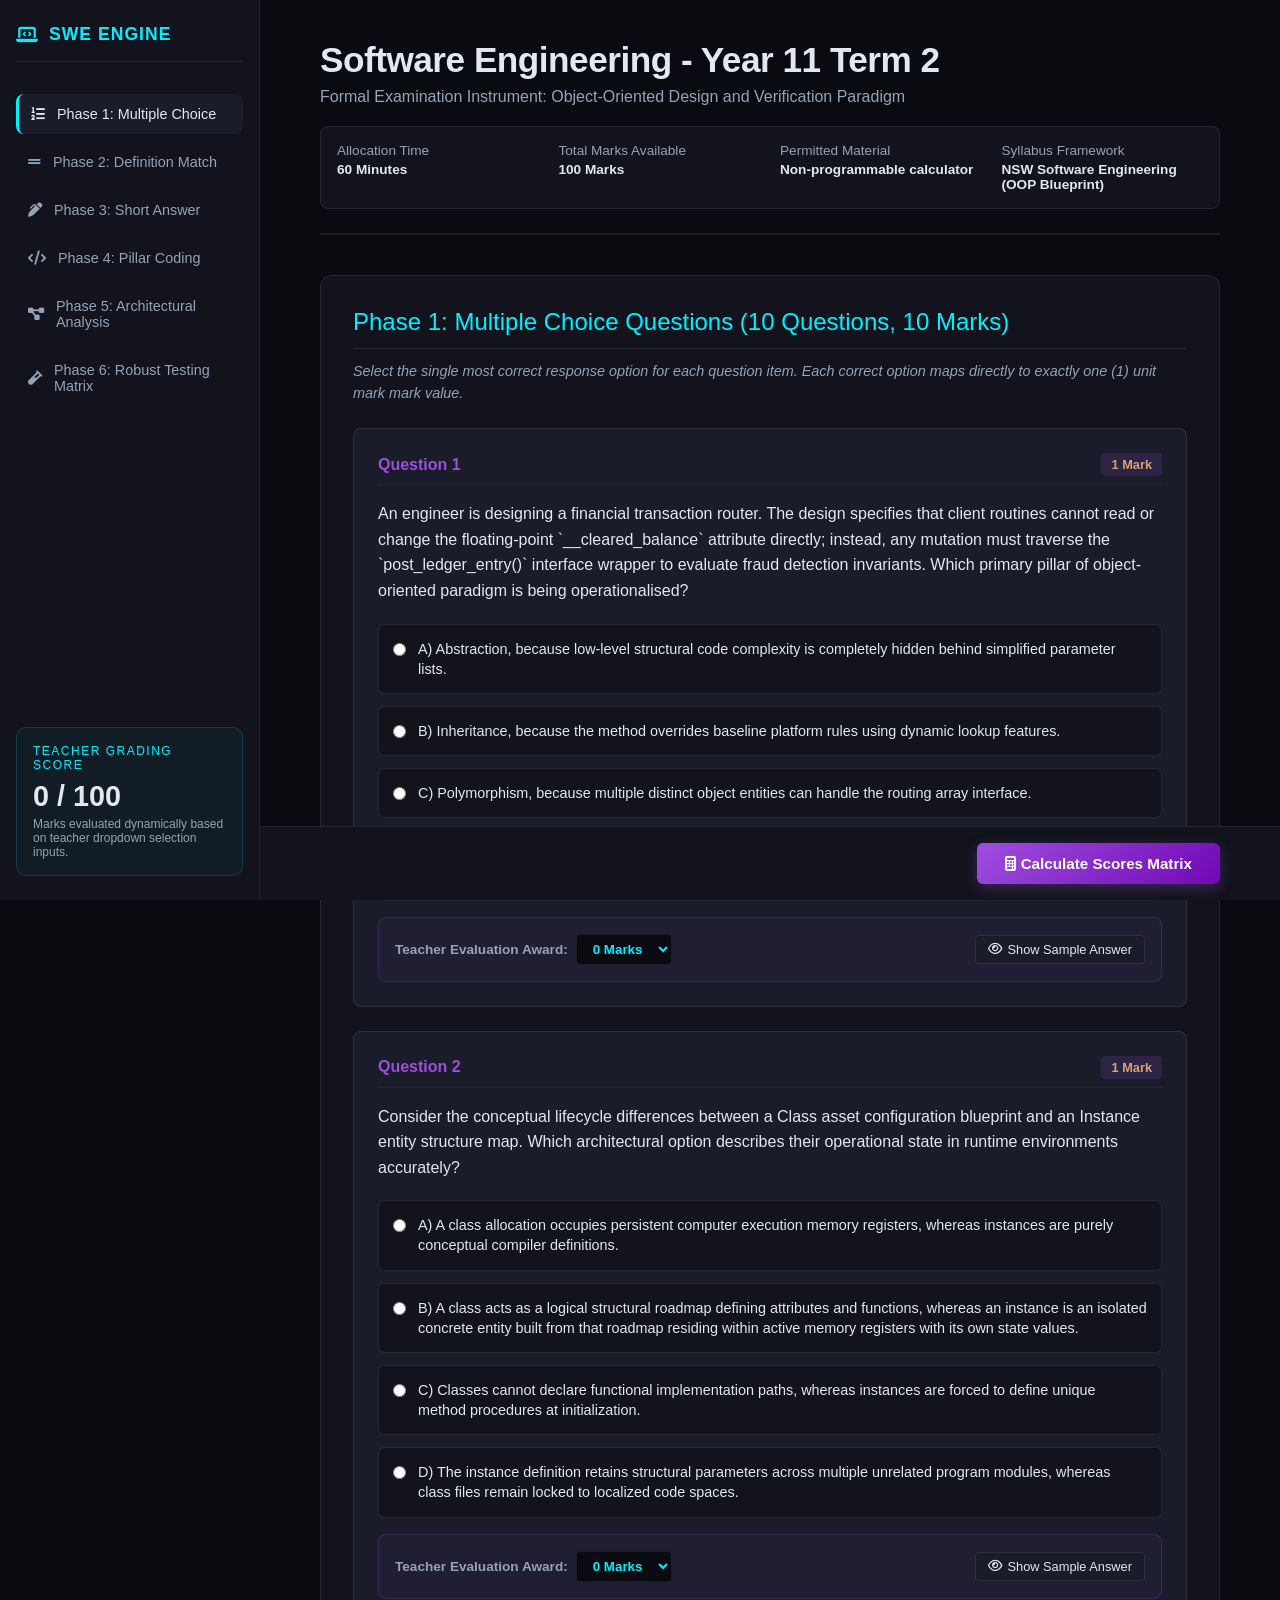
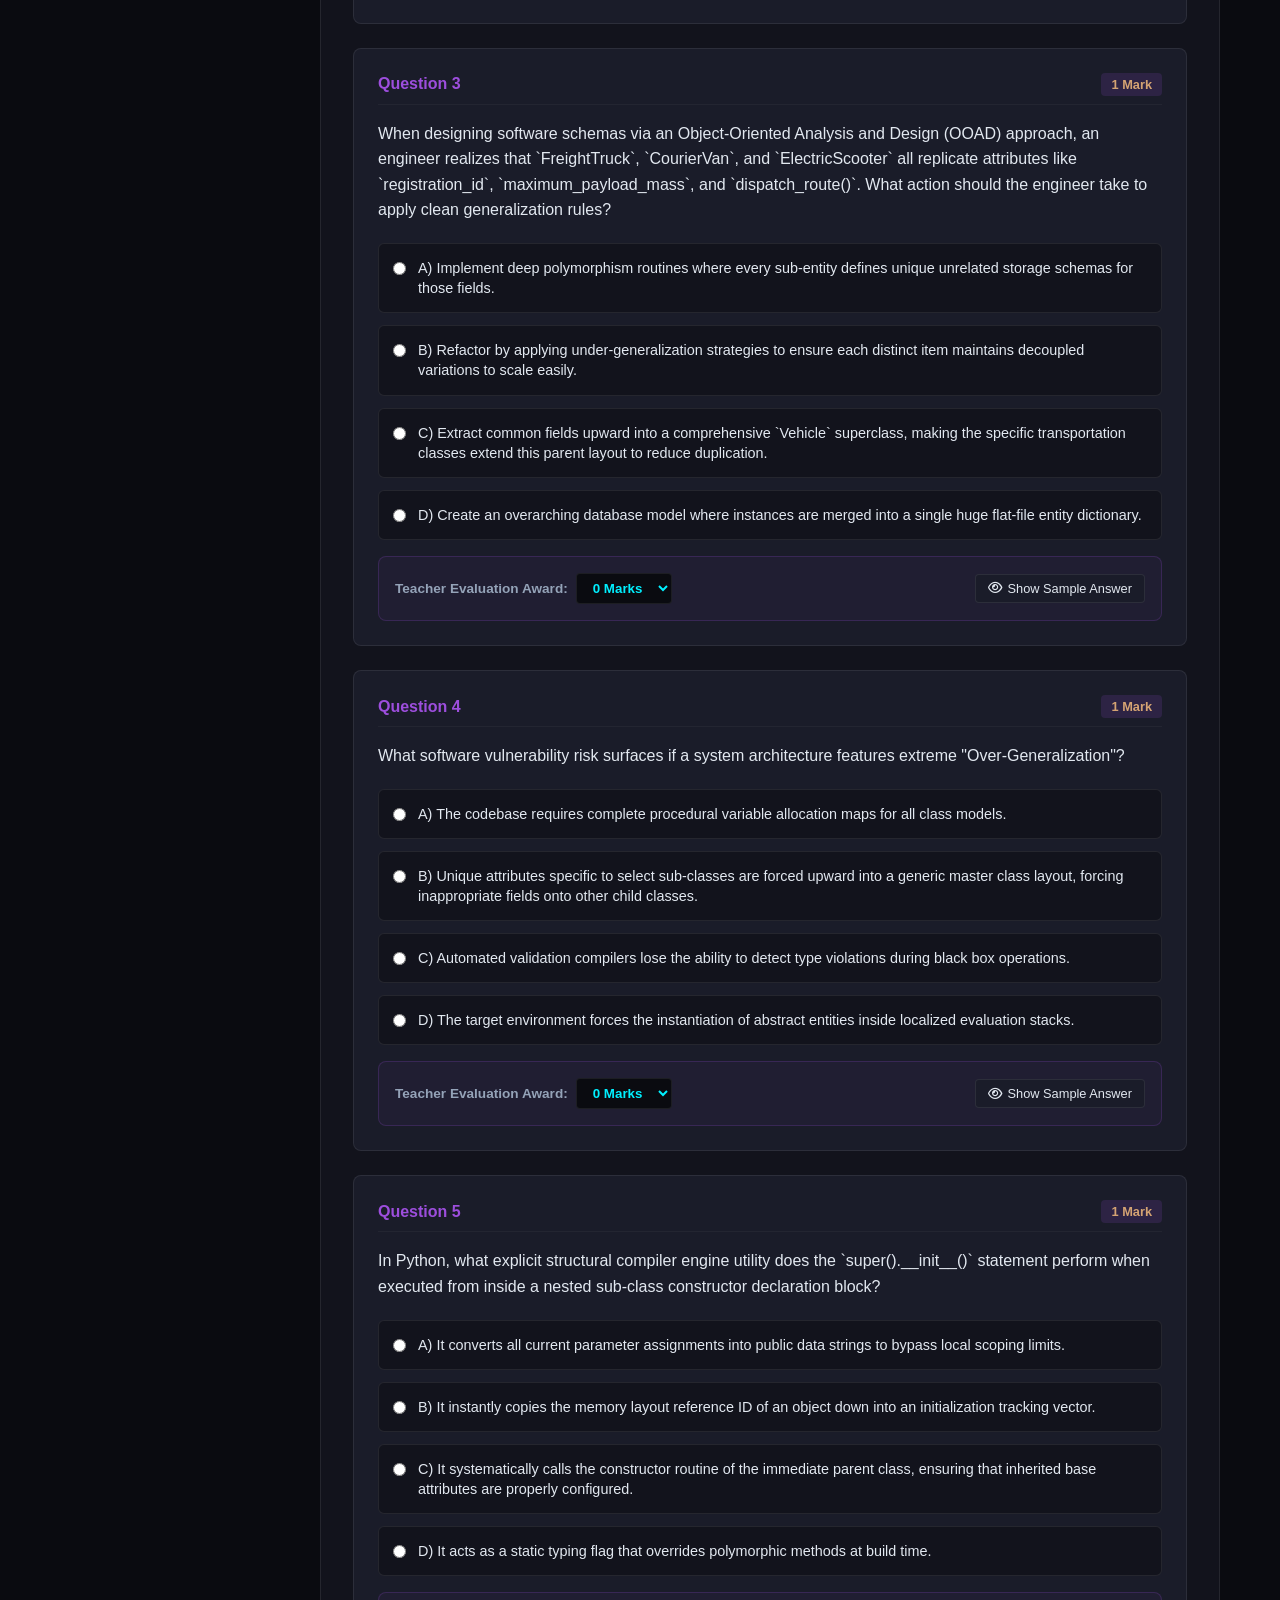
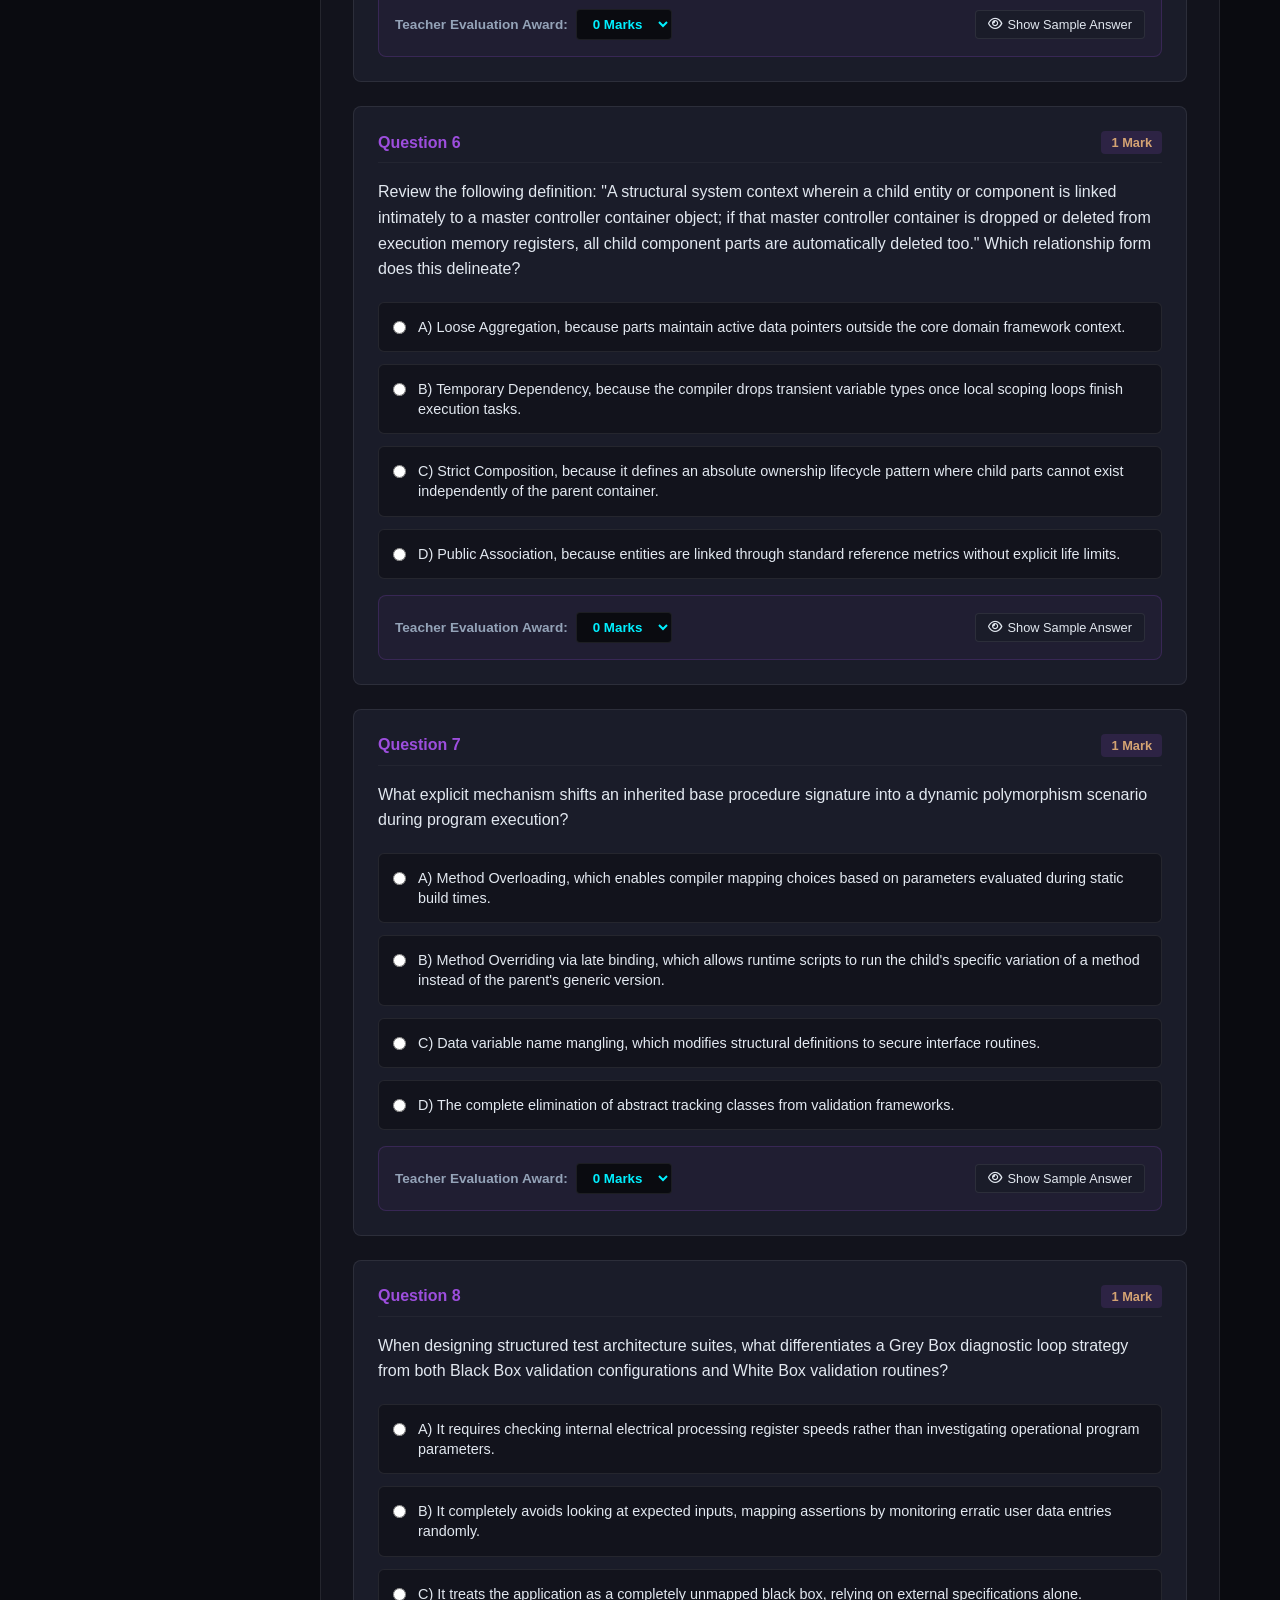
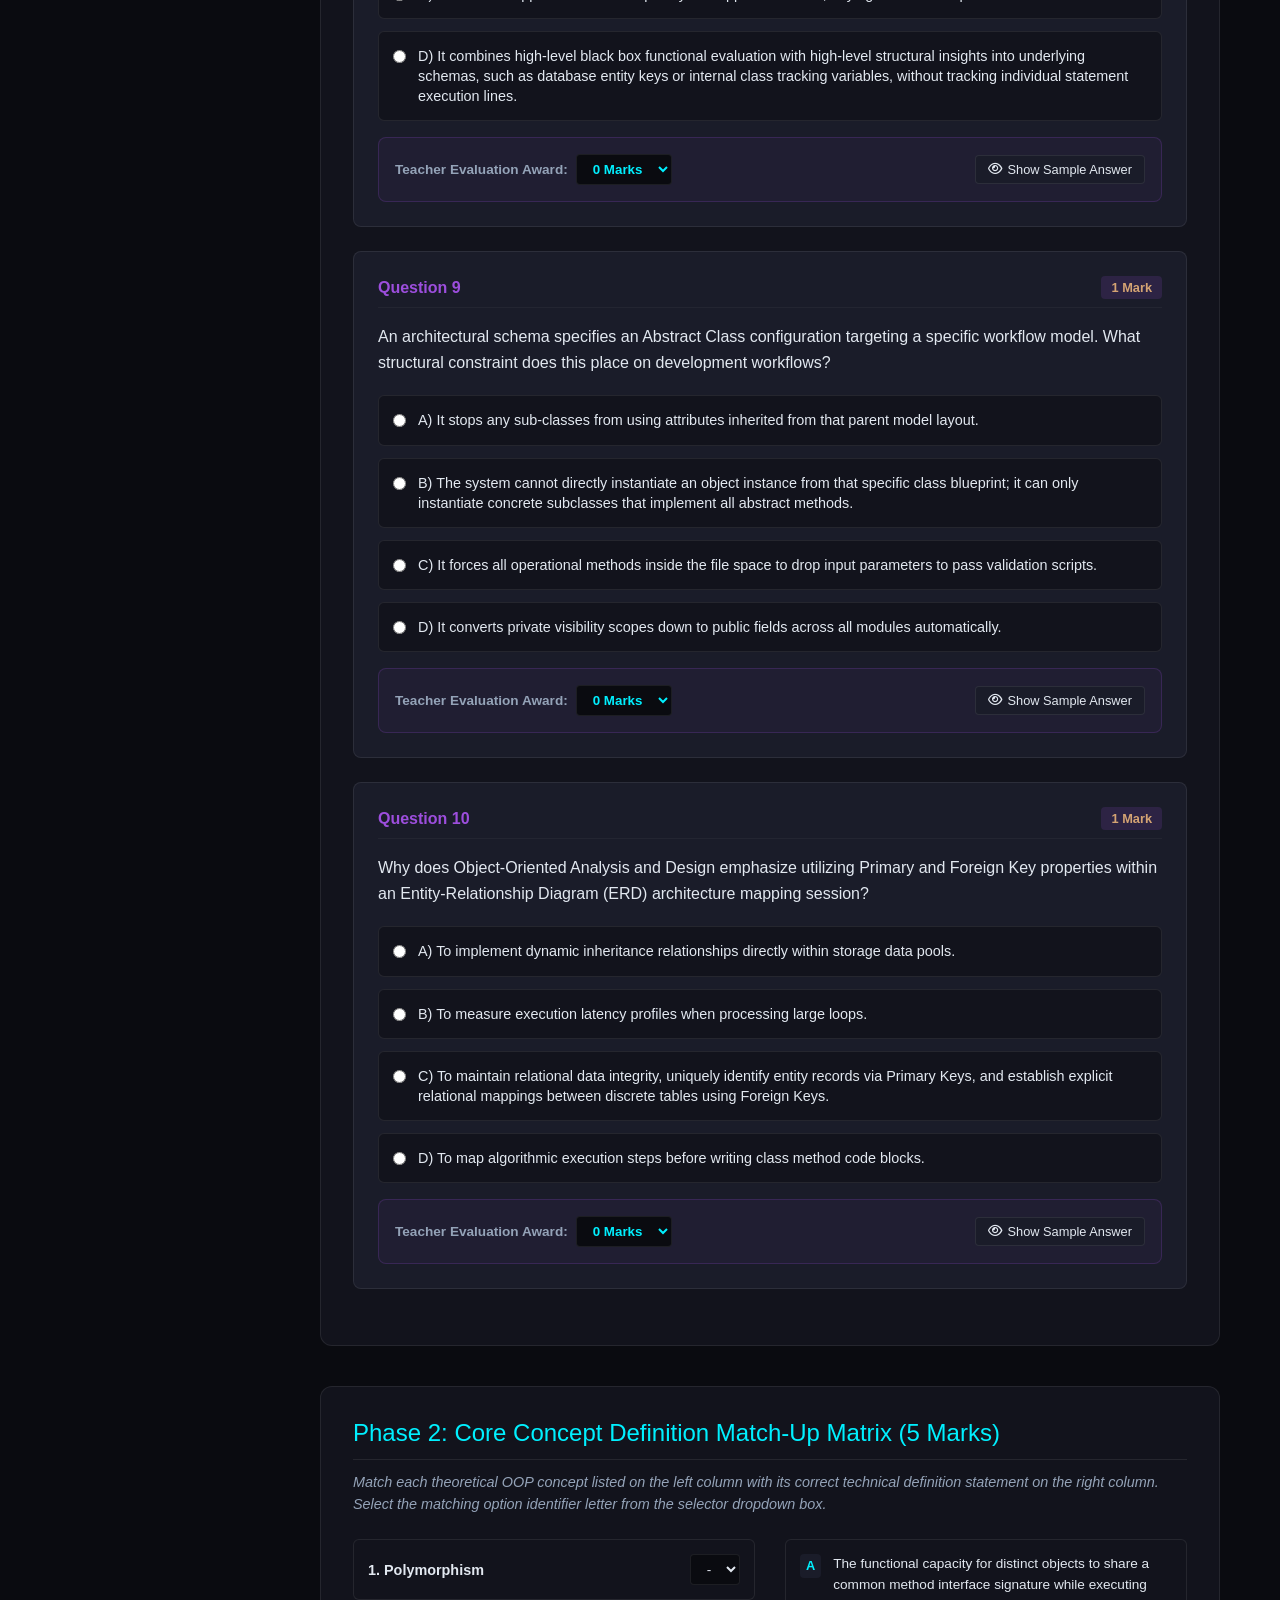
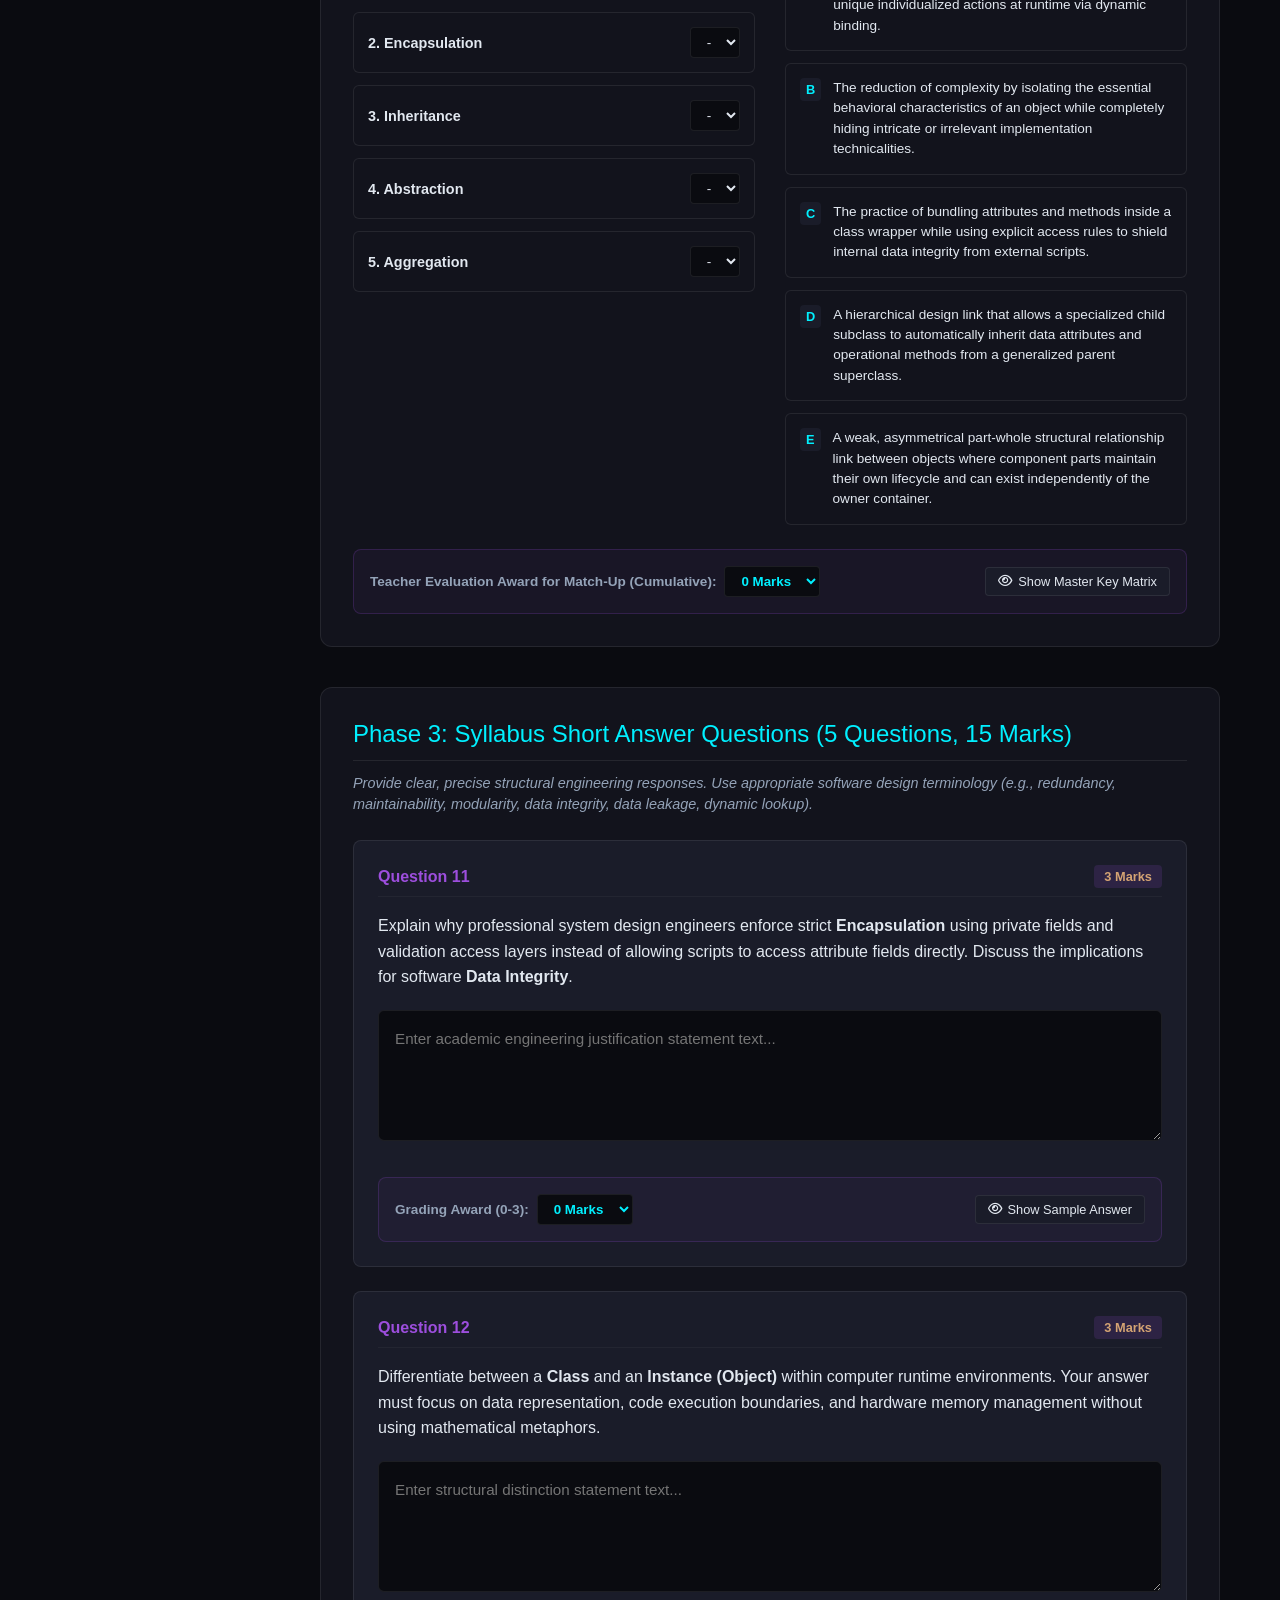
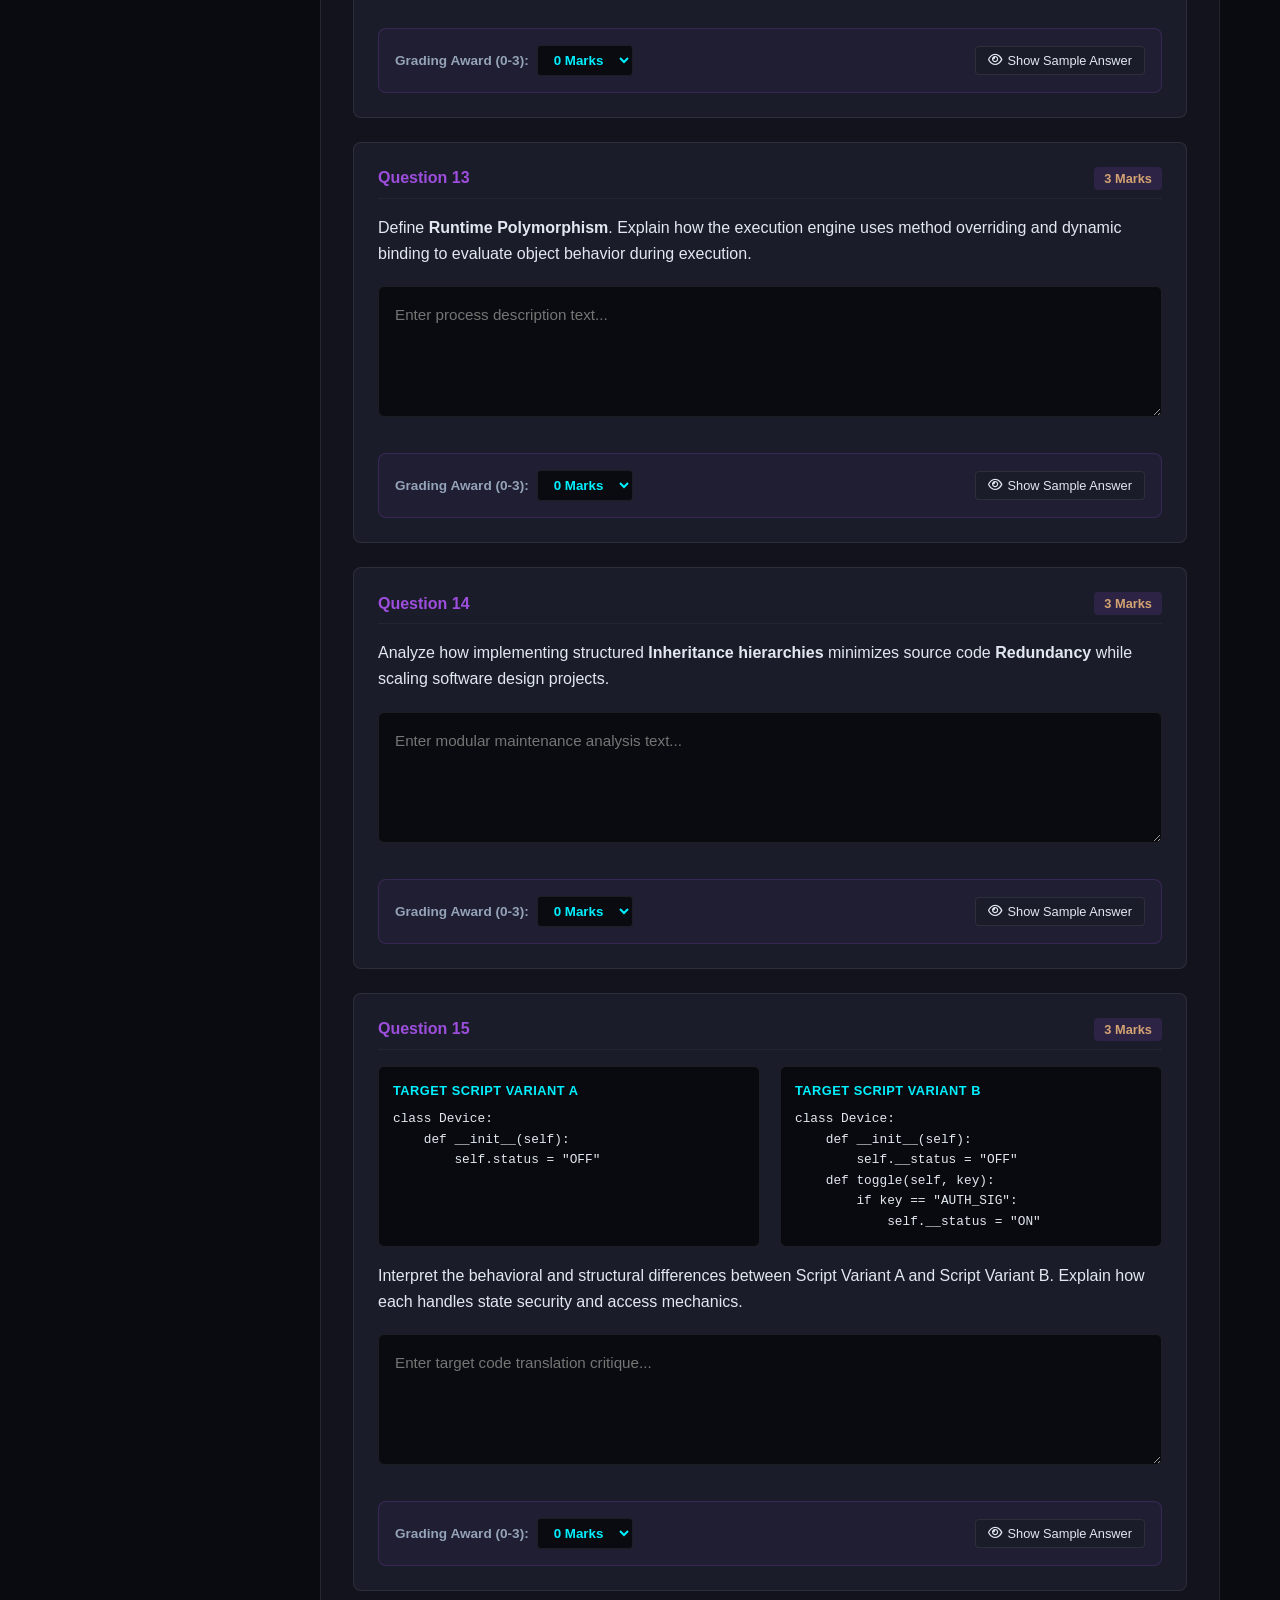
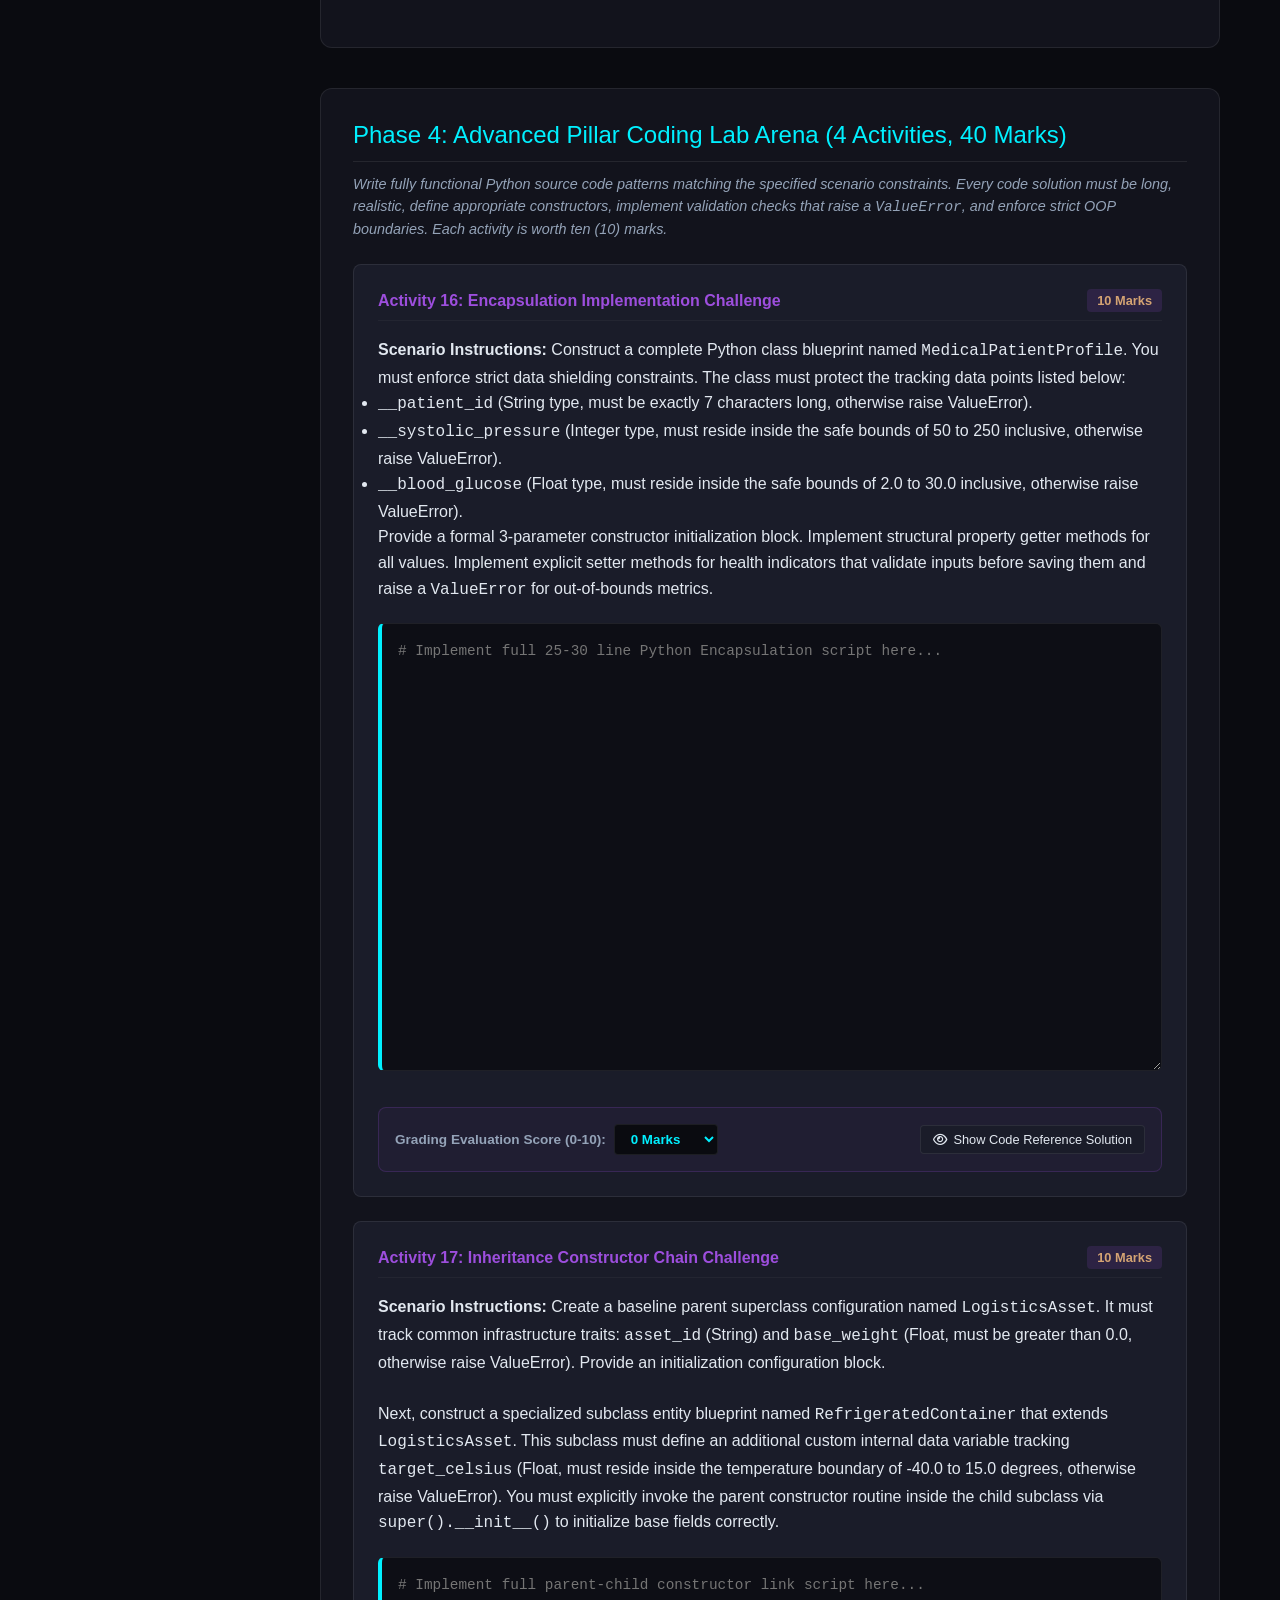
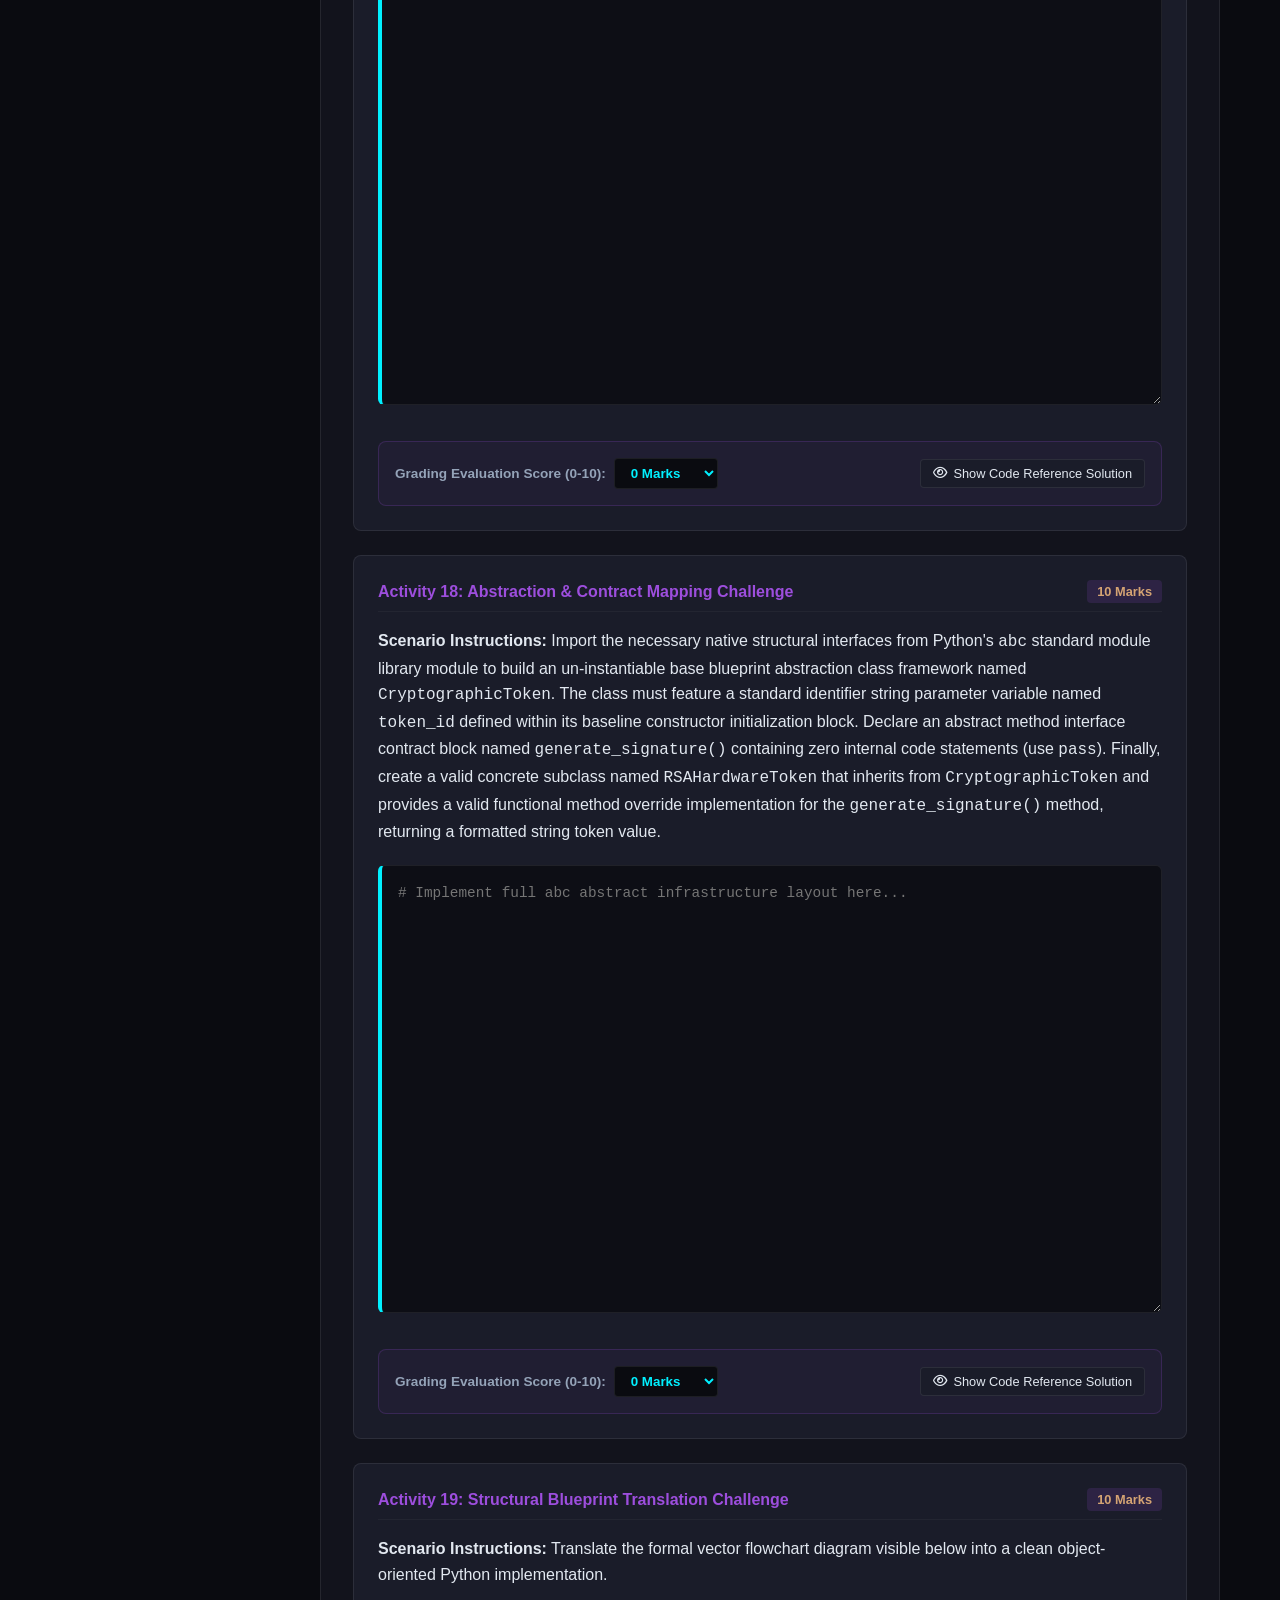
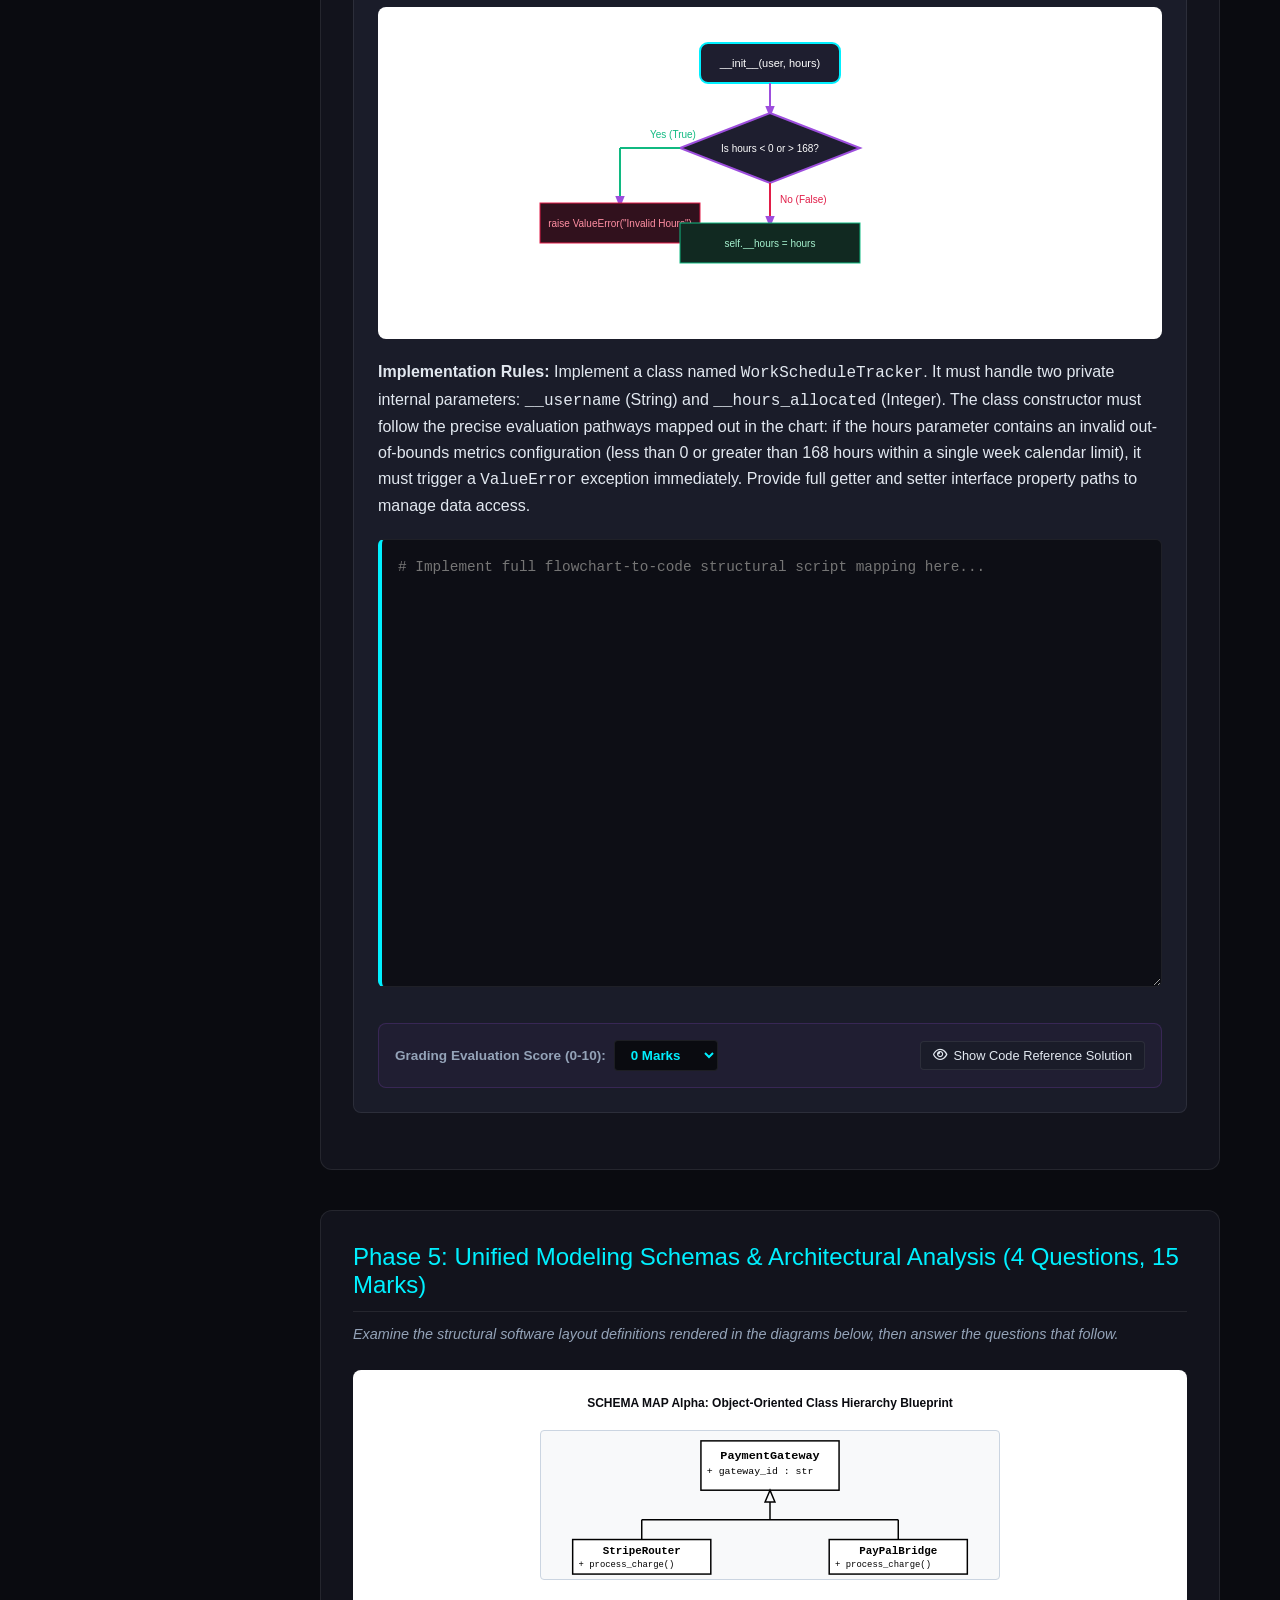
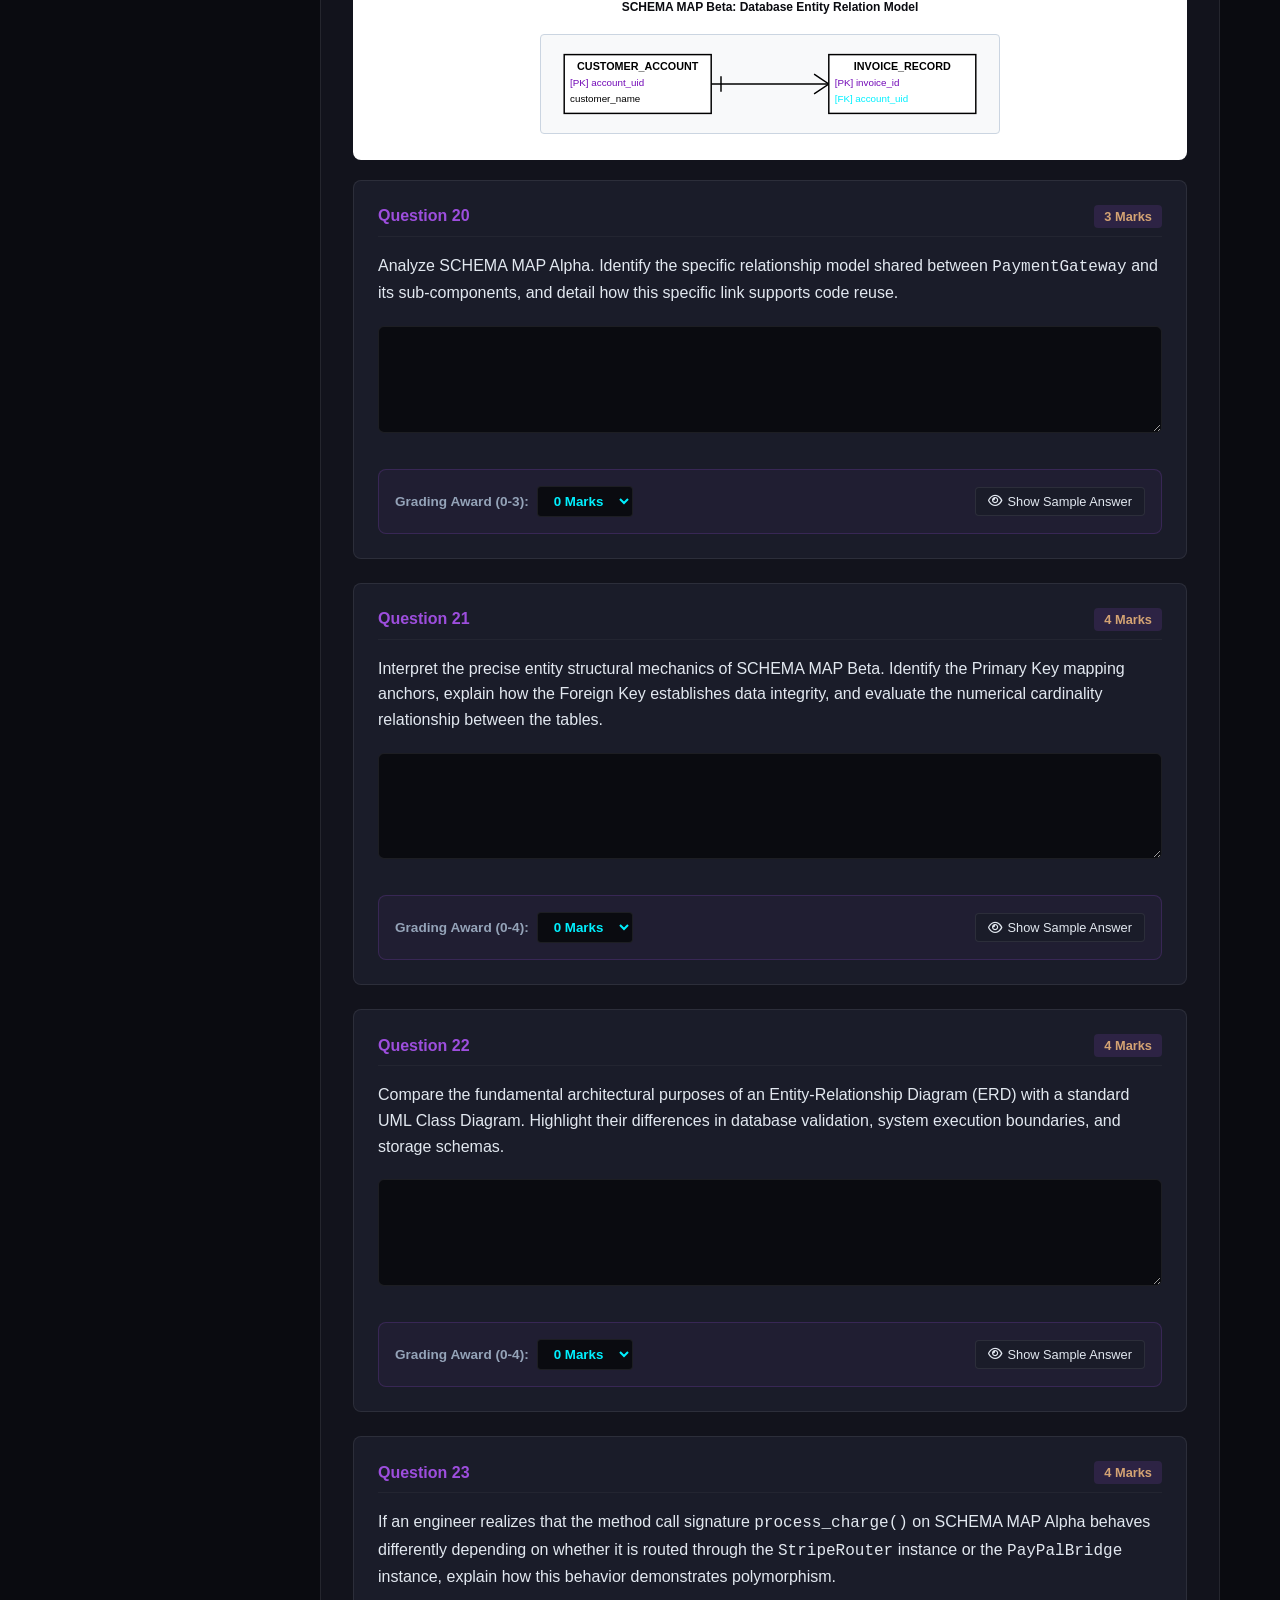
<file: exam.html>
<!DOCTYPE html>
<html lang="en-GB">
<head>
    <meta charset="UTF-8">
    <meta name="viewport" content="width=device-width, initial-scale=1.0">
    <title>Software Engineering - Year 11 Term 2 Formal Examination</title>
    <link rel="stylesheet" href="styles.css">
    <link rel="stylesheet" href="https://cdnjs.cloudflare.com/ajax/libs/font-awesome/6.4.0/css/all.min.css">
    <style>
        :root {
            --bg-primary: #0a0b10;
            --bg-secondary: #12131c;
            --bg-tertiary: #1a1c29;
            --accent-cyan: #00f0ff;
            --accent-purple: #9d4edd;
            --text-main: #e2e8f0;
            --text-muted: #94a3b8;
            --border-color: rgba(255, 255, 255, 0.08);
            --success-color: #10b981;
        }

        body {
            background-color: var(--bg-primary);
            color: var(--text-main);
            font-family: 'Segoe UI', Tahoma, Geneva, Verdana, sans-serif;
            margin: 0;
            padding: 0;
            display: flex;
            min-height: 100vh;
        }

        /* Persistent Navigation Bar Blueprint */
        .side-navbar {
            width: 260px;
            background-color: var(--bg-secondary);
            border-right: 1px solid var(--border-color);
            position: fixed;
            top: 0;
            bottom: 0;
            left: 0;
            display: flex;
            flex-direction: column;
            padding: 24px 16px;
            z-index: 100;
        }

        .nav-brand {
            font-size: 1.1rem;
            font-weight: 700;
            color: var(--accent-cyan);
            letter-spacing: 1px;
            margin-bottom: 32px;
            display: flex;
            align-items: center;
            gap: 10px;
            border-bottom: 1px solid var(--border-color);
            padding-bottom: 16px;
        }

        .nav-menu {
            list-style: none;
            padding: 0;
            margin: 0;
            display: flex;
            flex-direction: column;
            gap: 8px;
        }

        .nav-item a {
            display: flex;
            align-items: center;
            gap: 12px;
            color: var(--text-muted);
            text-decoration: none;
            padding: 12px;
            border-radius: 8px;
            transition: all 0.2s ease;
            font-size: 0.9rem;
        }

        .nav-item a:hover, .nav-item.active a {
            color: var(--text-main);
            background-color: var(--bg-tertiary);
            border-left: 3px solid var(--accent-cyan);
        }

        /* Real-time Scoring Console Dashboard */
        .score-dashboard {
            margin-top: auto;
            background: rgba(0, 240, 255, 0.04);
            border: 1px solid rgba(0, 240, 255, 0.15);
            border-radius: 10px;
            padding: 16px;
        }

        .score-title {
            font-size: 0.75rem;
            text-transform: uppercase;
            letter-spacing: 1.5px;
            color: var(--accent-cyan);
            margin-bottom: 8px;
        }

        .score-counter {
            font-size: 1.8rem;
            font-weight: 800;
            color: var(--text-main);
        }

        .score-sub {
            font-size: 0.75rem;
            color: var(--text-muted);
            margin-top: 4px;
        }

        /* Core Examination Layout Framework */
        .main-content {
            margin-left: 260px;
            flex-grow: 1;
            padding: 40px 60px;
            max-width: 1200px;
        }

        .exam-header {
            border-bottom: 2px solid var(--border-color);
            padding-bottom: 24px;
            margin-bottom: 40px;
        }

        .exam-header h1 {
            font-size: 2.2rem;
            margin: 0 0 8px 0;
            letter-spacing: -0.5px;
        }

        .exam-meta-grid {
            display: grid;
            grid-template-columns: repeat(4, 1fr);
            gap: 20px;
            margin-top: 20px;
            background: var(--bg-secondary);
            padding: 16px;
            border-radius: 8px;
            border: 1px solid var(--border-color);
        }

        .meta-item {
            font-size: 0.85rem;
        }

        .meta-label {
            color: var(--text-muted);
            display: block;
            margin-bottom: 4px;
        }

        .meta-value {
            font-weight: 600;
            color: var(--text-main);
        }

        .exam-section {
            background-color: var(--bg-secondary);
            border: 1px solid var(--border-color);
            border-radius: 12px;
            padding: 32px;
            margin-bottom: 40px;
        }

        .section-title {
            font-size: 1.5rem;
            color: var(--accent-cyan);
            margin-top: 0;
            margin-bottom: 12px;
            border-bottom: 1px solid var(--border-color);
            padding-bottom: 12px;
        }

        .section-instructions {
            font-style: italic;
            color: var(--text-muted);
            font-size: 0.9rem;
            margin-bottom: 24px;
            line-height: 1.5;
        }

        /* Question Blocks UI Anatomy */
        .question-card {
            background: var(--bg-tertiary);
            border: 1px solid var(--border-color);
            border-radius: 8px;
            padding: 24px;
            margin-bottom: 24px;
        }

        .question-meta-row {
            display: flex;
            justify-content: space-between;
            align-items: center;
            margin-bottom: 16px;
            border-bottom: 1px solid rgba(255,255,255,0.04);
            padding-bottom: 8px;
        }

        .question-number {
            font-weight: 700;
            color: var(--accent-purple);
        }

        .marks-badge {
            background: rgba(157, 78, 221, 0.15);
            color: #d4a373;
            padding: 4px 10px;
            border-radius: 4px;
            font-size: 0.8rem;
            font-weight: 600;
        }

        .question-text {
            font-size: 1rem;
            line-height: 1.6;
            margin-bottom: 20px;
        }

        /* MCQs Layout Architecture */
        .options-list {
            display: flex;
            flex-direction: column;
            gap: 12px;
        }

        .option-item {
            display: flex;
            align-items: flex-start;
            gap: 12px;
            padding: 14px;
            background: var(--bg-secondary);
            border: 1px solid var(--border-color);
            border-radius: 6px;
            cursor: pointer;
            transition: all 0.2s ease;
        }

        .option-item:hover {
            border-color: var(--accent-cyan);
            background: rgba(0, 240, 255, 0.02);
        }

        .option-radio {
            margin-top: 4px;
        }

        .option-label {
            font-size: 0.9rem;
            line-height: 1.4;
        }

        /* Match-Up Interface Framework */
        .matchup-container {
            display: grid;
            grid-template-columns: 1fr 1fr;
            gap: 30px;
            margin-top: 20px;
        }

        .matchup-list {
            display: flex;
            flex-direction: column;
            gap: 12px;
        }

        .matchup-term {
            background: var(--bg-secondary);
            padding: 14px;
            border: 1px solid var(--border-color);
            border-radius: 6px;
            font-size: 0.9rem;
            font-weight: 600;
            display: flex;
            align-items: center;
            justify-content: space-between;
        }

        .matchup-select {
            background: var(--bg-primary);
            color: var(--text-main);
            border: 1px solid var(--border-color);
            padding: 6px;
            border-radius: 4px;
            font-size: 0.85rem;
            outline: none;
            width: 50px;
            text-align: center;
        }

        .matchup-def {
            background: var(--bg-secondary);
            padding: 14px;
            border: 1px solid var(--border-color);
            border-radius: 6px;
            font-size: 0.85rem;
            line-height: 1.5;
            display: flex;
            align-items: flex-start;
            gap: 12px;
        }

        .def-letter {
            background: var(--bg-tertiary);
            color: var(--accent-cyan);
            padding: 2px 6px;
            border-radius: 4px;
            font-weight: 700;
            font-size: 0.8rem;
        }

        /* Text Input Workspace */
        .student-response-pane {
            width: 100%;
            background: var(--bg-primary);
            color: var(--text-main);
            border: 1px solid var(--border-color);
            border-radius: 6px;
            padding: 16px;
            font-family: inherit;
            font-size: 0.95rem;
            line-height: 1.6;
            resize: vertical;
            margin-bottom: 16px;
            outline: none;
            box-sizing: border-box;
        }

        .student-response-pane:focus {
            border-color: var(--accent-purple);
        }

        /* Complex Technical Diagram Mappings */
        .diagram-canvas {
            background: #ffffff;
            border-radius: 8px;
            padding: 24px;
            margin: 20px 0;
            display: flex;
            justify-content: center;
            align-items: center;
            border: 2px solid var(--border-color);
        }

        .diagram-svg {
            max-width: 100%;
            height: auto;
        }

        /* High-Order Coding Environments */
        .code-container-layout {
            display: grid;
            grid-template-columns: 1fr;
            gap: 16px;
            margin-bottom: 20px;
        }

        .code-blueprint-view {
            background: #090a0f;
            border: 1px solid rgba(255,255,255,0.05);
            border-radius: 6px;
            padding: 16px;
            font-family: 'Courier New', Courier, monospace;
            font-size: 0.85rem;
            line-height: 1.5;
            color: #a9b1d6;
            overflow-x: auto;
            white-space: pre;
        }

        .code-editor-area {
            font-family: 'Courier New', Courier, monospace;
            font-size: 0.9rem;
            background: #0d0e15;
            color: #00ff66;
            border-left: 4px solid var(--accent-cyan);
            min-height: 250px;
        }

        /* Dense Annoying Tables Archetype */
        .annoying-exam-table {
            width: 100%;
            border-collapse: collapse;
            margin: 20px 0;
            font-size: 0.85rem;
        }

        .annoying-exam-table th {
            background: var(--bg-tertiary);
            color: var(--accent-cyan);
            font-weight: 600;
            text-align: left;
            padding: 12px;
            border: 1px solid var(--border-color);
        }

        .annoying-exam-table td {
            padding: 12px;
            border: 1px solid var(--border-color);
            vertical-align: top;
            background: var(--bg-secondary);
        }

        .annoying-exam-table input[type="text"] {
            width: 100%;
            background: var(--bg-primary);
            border: 1px solid var(--border-color);
            color: var(--text-main);
            padding: 6px;
            border-radius: 4px;
            box-sizing: border-box;
            outline: none;
        }

        .annoying-exam-table input[type="text"]:focus {
            border-color: var(--accent-cyan);
        }

        /* Professional Teacher Allocation Control */
        .teacher-grading-hub {
            background: rgba(157, 78, 221, 0.05);
            border: 1px solid rgba(157, 78, 221, 0.2);
            border-radius: 8px;
            padding: 16px;
            margin-top: 16px;
        }

        .grading-row {
            display: flex;
            align-items: center;
            justify-content: space-between;
            gap: 16px;
            flex-wrap: wrap;
        }

        .allocation-control {
            display: flex;
            align-items: center;
            gap: 8px;
        }

        .allocation-label {
            font-size: 0.85rem;
            font-weight: 600;
            color: var(--text-muted);
        }

        .marks-dropdown {
            background: var(--bg-primary);
            color: #00f0ff;
            border: 1px solid var(--border-color);
            padding: 6px 12px;
            border-radius: 4px;
            font-weight: 700;
            outline: none;
            cursor: pointer;
        }

        .solution-toggle-btn {
            background: var(--bg-tertiary);
            color: var(--text-main);
            border: 1px solid var(--border-color);
            padding: 6px 12px;
            border-radius: 4px;
            font-size: 0.8rem;
            cursor: pointer;
            display: flex;
            align-items: center;
            gap: 6px;
            transition: all 0.2s ease;
        }

        .solution-toggle-btn:hover {
            background: rgba(255,255,255,0.05);
            border-color: var(--text-muted);
        }

        .sample-answer-vault {
            display: none;
            margin-top: 16px;
            padding: 16px;
            background: rgba(16, 185, 129, 0.04);
            border-left: 4px solid var(--success-color);
            border-radius: 0 6px 6px 0;
            font-size: 0.9rem;
            line-height: 1.6;
        }

        .sample-answer-vault h4 {
            margin: 0 0 8px 0;
            color: var(--success-color);
            font-size: 0.95rem;
        }

        .sample-answer-table {
            width: 100%;
            border-collapse: collapse;
            margin-top: 10px;
            font-size: 0.8rem;
        }

        .sample-answer-table th, .sample-answer-table td {
            border: 1px solid rgba(16, 185, 129, 0.2);
            padding: 8px;
            text-align: left;
        }

        .sample-answer-table th {
            background: rgba(16, 185, 129, 0.1);
            color: var(--success-color);
        }

        /* Two-Column Code Interpretation Panels */
        .interpretation-matrix {
            display: grid;
            grid-template-columns: 1fr 1fr;
            gap: 20px;
            margin: 16px 0;
        }

        .matrix-panel {
            background: #090a0f;
            border: 1px solid var(--border-color);
            border-radius: 6px;
            padding: 14px;
        }

        .matrix-panel-title {
            font-size: 0.8rem;
            text-transform: uppercase;
            color: var(--accent-cyan);
            margin-bottom: 8px;
            font-weight: 600;
            letter-spacing: 0.5px;
        }

        /* Actions Bar Footer blueprint */
        .exam-actions-bar {
            position: fixed;
            bottom: 0;
            right: 0;
            left: 260px;
            background: var(--bg-secondary);
            border-top: 1px solid var(--border-color);
            padding: 16px 60px;
            display: flex;
            justify-content: flex-end;
            z-index: 90;
        }

        .submit-exam-btn {
            background: linear-gradient(135deg, var(--accent-purple), #7209b7);
            color: white;
            border: none;
            padding: 12px 28px;
            font-size: 0.95rem;
            font-weight: 700;
            border-radius: 6px;
            cursor: pointer;
            box-shadow: 0 4px 14px rgba(157, 78, 221, 0.3);
            transition: transform 0.2s, box-shadow 0.2s;
        }

        .submit-exam-btn:hover {
            transform: translateY(-2px);
            box-shadow: 0 6px 20px rgba(157, 78, 221, 0.45);
        }

        .spacer-block {
            height: 100px;
        }
    </style>
</head>
<body>

    <nav class="side-navbar">
        <div class="nav-brand">
            <i class="fas fa-laptop-code"></i>
            <span>SWE ENGINE</span>
        </div>
        <ul class="nav-menu">
            <li class="nav-item active"><a href="#section-mcq"><i class="fas fa-list-ol"></i> Phase 1: Multiple Choice</a></li>
            <li class="nav-item"><a href="#section-matchup"><i class="fas fa-grip-lines"></i> Phase 2: Definition Match</a></li>
            <li class="nav-item"><a href="#section-saq"><i class="fas fa-pen-alt"></i> Phase 3: Short Answer</a></li>
            <li class="nav-item"><a href="#section-code"><i class="fas fa-code"></i> Phase 4: Pillar Coding</a></li>
            <li class="nav-item"><a href="#section-diagrams"><i class="fas fa-project-diagram"></i> Phase 5: Architectural Analysis</a></li>
            <li class="nav-item"><a href="#section-testing"><i class="fas fa-vial"></i> Phase 6: Robust Testing Matrix</a></li>
        </ul>

        <div class="score-dashboard">
            <div class="score-title">Teacher Grading Score</div>
            <div id="score-display" class="score-counter">0 / 100</div>
            <div class="score-sub">Marks evaluated dynamically based on teacher dropdown selection inputs.</div>
        </div>
    </nav>

    <main class="main-content">
        <header class="exam-header">
            <h1>Software Engineering - Year 11 Term 2</h1>
            <p style="color: var(--text-muted); margin: 0;">Formal Examination Instrument: Object-Oriented Design and Verification Paradigm</p>
            
            <div class="exam-meta-grid">
                <div class="meta-item">
                    <span class="meta-label">Allocation Time</span>
                    <span class="meta-value">60 Minutes</span>
                </div>
                <div class="meta-item">
                    <span class="meta-label">Total Marks Available</span>
                    <span class="meta-value">100 Marks</span>
                </div>
                <div class="meta-item">
                    <span class="meta-label">Permitted Material</span>
                    <span class="meta-value">Non-programmable calculator</span>
                </div>
                <div class="meta-item">
                    <span class="meta-label">Syllabus Framework</span>
                    <span class="meta-value">NSW Software Engineering (OOP Blueprint)</span>
                </div>
            </div>
        </header>

        <section id="section-mcq" class="exam-section">
            <div class="section-title">Phase 1: Multiple Choice Questions (10 Questions, 10 Marks)</div>
            <div class="section-instructions">
                Select the single most correct response option for each question item. Each correct option maps directly to exactly one (1) unit mark mark value.
            </div>

            <div class="question-card">
                <div class="question-meta-row">
                    <span class="question-number">Question 1</span>
                    <span class="marks-badge">1 Mark</span>
                </div>
                <div class="question-text">
                    An engineer is designing a financial transaction router. The design specifies that client routines cannot read or change the floating-point `__cleared_balance` attribute directly; instead, any mutation must traverse the `post_ledger_entry()` interface wrapper to evaluate fraud detection invariants. Which primary pillar of object-oriented paradigm is being operationalised?
                </div>
                <div class="options-list">
                    <label class="option-item">
                        <input type="radio" name="mcq1" class="option-radio">
                        <span class="option-label">A) Abstraction, because low-level structural code complexity is completely hidden behind simplified parameter lists.</span>
                    </label>
                    <label class="option-item">
                        <input type="radio" name="mcq1" class="option-radio">
                        <span class="option-label">B) Inheritance, because the method overrides baseline platform rules using dynamic lookup features.</span>
                    </label>
                    <label class="option-item">
                        <input type="radio" name="mcq1" class="option-radio">
                        <span class="option-label">C) Polymorphism, because multiple distinct object entities can handle the routing array interface.</span>
                    </label>
                    <label class="option-item">
                        <input type="radio" name="mcq1" class="option-radio">
                        <span class="option-label">D) Encapsulation, because data state metrics are structurally bundled with internal functions while restricting arbitrary external manipulation.</span>
                    </label>
                </div>
                <div class="teacher-grading-hub">
                    <div class="grading-row">
                        <div class="allocation-control">
                            <span class="allocation-label">Teacher Evaluation Award:</span>
                            <select class="marks-dropdown score-impact" data-max="1">
                                <option value="0">0 Marks</option>
                                <option value="1">1 Mark</option>
                            </select>
                        </div>
                        <button class="solution-toggle-btn" onclick="toggleSolution('sol-mcq1')"><i class="far fa-eye"></i> Show Sample Answer</button>
                    </div>
                    <div id="sol-mcq1" class="sample-answer-vault">
                        <h4>Syllabus Sample Answer (Criteria Alignment):</h4>
                        <strong>Correct Option: D</strong><br>
                        <em>Justification:</em> Encapsulation focuses heavily on wrapping data fields and protecting state attributes from direct modification via access restrictions (such as Python name mangling via double underscores), routing interaction exclusively through validated method access pipelines to maximize system state data integrity.
                    </div>
                </div>
            </div>

            <div class="question-card">
                <div class="question-meta-row">
                    <span class="question-number">Question 2</span>
                    <span class="marks-badge">1 Mark</span>
                </div>
                <div class="question-text">
                    Consider the conceptual lifecycle differences between a Class asset configuration blueprint and an Instance entity structure map. Which architectural option describes their operational state in runtime environments accurately?
                </div>
                <div class="options-list">
                    <label class="option-item">
                        <input type="radio" name="mcq2" class="option-radio">
                        <span class="option-label">A) A class allocation occupies persistent computer execution memory registers, whereas instances are purely conceptual compiler definitions.</span>
                    </label>
                    <label class="option-item">
                        <input type="radio" name="mcq2" class="option-radio">
                        <span class="option-label">B) A class acts as a logical structural roadmap defining attributes and functions, whereas an instance is an isolated concrete entity built from that roadmap residing within active memory registers with its own state values.</span>
                    </label>
                    <label class="option-item">
                        <input type="radio" name="mcq2" class="option-radio">
                        <span class="option-label">C) Classes cannot declare functional implementation paths, whereas instances are forced to define unique method procedures at initialization.</span>
                    </label>
                    <label class="option-item">
                        <input type="radio" name="mcq2" class="option-radio">
                        <span class="option-label">D) The instance definition retains structural parameters across multiple unrelated program modules, whereas class files remain locked to localized code spaces.</span>
                    </label>
                </div>
                <div class="teacher-grading-hub">
                    <div class="grading-row">
                        <div class="allocation-control">
                            <span class="allocation-label">Teacher Evaluation Award:</span>
                            <select class="marks-dropdown score-impact" data-max="1">
                                <option value="0">0 Marks</option>
                                <option value="1">1 Mark</option>
                            </select>
                        </div>
                        <button class="solution-toggle-btn" onclick="toggleSolution('sol-mcq2')"><i class="far fa-eye"></i> Show Sample Answer</button>
                    </div>
                    <div id="sol-mcq2" class="sample-answer-vault">
                        <h4>Syllabus Sample Answer (Criteria Alignment):</h4>
                        <strong>Correct Option: B</strong><br>
                        <em>Justification:</em> A clear distinction between Class and Instance is structural vs tracking state. The class is static structural architecture (the text template), whereas an instance represents allocated computer hardware resource blocks containing variable values unique to that item record entity.
                    </div>
                </div>
            </div>

            <div class="question-card">
                <div class="question-meta-row">
                    <span class="question-number">Question 3</span>
                    <span class="marks-badge">1 Mark</span>
                </div>
                <div class="question-text">
                    When designing software schemas via an Object-Oriented Analysis and Design (OOAD) approach, an engineer realizes that `FreightTruck`, `CourierVan`, and `ElectricScooter` all replicate attributes like `registration_id`, `maximum_payload_mass`, and `dispatch_route()`. What action should the engineer take to apply clean generalization rules?
                </div>
                <div class="options-list">
                    <label class="option-item">
                        <input type="radio" name="mcq3" class="option-radio">
                        <span class="option-label">A) Implement deep polymorphism routines where every sub-entity defines unique unrelated storage schemas for those fields.</span>
                    </label>
                    <label class="option-item">
                        <input type="radio" name="mcq3" class="option-radio">
                        <span class="option-label">B) Refactor by applying under-generalization strategies to ensure each distinct item maintains decoupled variations to scale easily.</span>
                    </label>
                    <label class="option-item">
                        <input type="radio" name="mcq3" class="option-radio">
                        <span class="option-label">C) Extract common fields upward into a comprehensive `Vehicle` superclass, making the specific transportation classes extend this parent layout to reduce duplication.</span>
                    </label>
                    <label class="option-item">
                        <input type="radio" name="mcq3" class="option-radio">
                        <span class="option-label">D) Create an overarching database model where instances are merged into a single huge flat-file entity dictionary.</span>
                    </label>
                </div>
                <div class="teacher-grading-hub">
                    <div class="grading-row">
                        <div class="allocation-control">
                            <span class="allocation-label">Teacher Evaluation Award:</span>
                            <select class="marks-dropdown score-impact" data-max="1">
                                <option value="0">0 Marks</option>
                                <option value="1">1 Mark</option>
                            </select>
                        </div>
                        <button class="solution-toggle-btn" onclick="toggleSolution('sol-mcq3')"><i class="far fa-eye"></i> Show Sample Answer</button>
                    </div>
                    <div id="sol-mcq3" class="sample-answer-vault">
                        <h4>Syllabus Sample Answer (Criteria Alignment):</h4>
                        <strong>Correct Option: C</strong><br>
                        <em>Justification:</em> Generalization is the structural design process of extracting duplicated state properties and behavior paths upward from lower concrete classifications into a high-level parent blueprint class, utilizing inheritance loops during coding to eliminate structural maintenance duplication.
                    </div>
                </div>
            </div>

            <div class="question-card">
                <div class="question-meta-row">
                    <span class="question-number">Question 4</span>
                    <span class="marks-badge">1 Mark</span>
                </div>
                <div class="question-text">
                    What software vulnerability risk surfaces if a system architecture features extreme "Over-Generalization"?
                </div>
                <div class="options-list">
                    <label class="option-item">
                        <input type="radio" name="mcq4" class="option-radio">
                        <span class="option-label">A) The codebase requires complete procedural variable allocation maps for all class models.</span>
                    </label>
                    <label class="option-item">
                        <input type="radio" name="mcq4" class="option-radio">
                        <span class="option-label">B) Unique attributes specific to select sub-classes are forced upward into a generic master class layout, forcing inappropriate fields onto other child classes.</span>
                    </label>
                    <label class="option-item">
                        <input type="radio" name="mcq4" class="option-radio">
                        <span class="option-label">C) Automated validation compilers lose the ability to detect type violations during black box operations.</span>
                    </label>
                    <label class="option-item">
                        <input type="radio" name="mcq4" class="option-radio">
                        <span class="option-label">D) The target environment forces the instantiation of abstract entities inside localized evaluation stacks.</span>
                    </label>
                </div>
                <div class="teacher-grading-hub">
                    <div class="grading-row">
                        <div class="allocation-control">
                            <span class="allocation-label">Teacher Evaluation Award:</span>
                            <select class="marks-dropdown score-impact" data-max="1">
                                <option value="0">0 Marks</option>
                                <option value="1">1 Mark</option>
                            </select>
                        </div>
                        <button class="solution-toggle-btn" onclick="toggleSolution('sol-mcq4')"><i class="far fa-eye"></i> Show Sample Answer</button>
                    </div>
                    <div id="sol-mcq4" class="sample-answer-vault">
                        <h4>Syllabus Sample Answer (Criteria Alignment):</h4>
                        <strong>Correct Option: B</strong><br>
                        <em>Justification:</em> Over-generalization occurs when a designer forces traits that belong to only a few subclass objects up into a shared superclass. For example, adding an `anchor_depth` attribute to a generic `Vehicle` parent class forces `FreightTruck` and `ElectricScooter` to maintain meaningless state variables.
                    </div>
                </div>
            </div>

            <div class="question-card">
                <div class="question-meta-row">
                    <span class="question-number">Question 5</span>
                    <span class="marks-badge">1 Mark</span>
                </div>
                <div class="question-text">
                    In Python, what explicit structural compiler engine utility does the `super().__init__()` statement perform when executed from inside a nested sub-class constructor declaration block?
                </div>
                <div class="options-list">
                    <label class="option-item">
                        <input type="radio" name="mcq5" class="option-radio">
                        <span class="option-label">A) It converts all current parameter assignments into public data strings to bypass local scoping limits.</span>
                    </label>
                    <label class="option-item">
                        <input type="radio" name="mcq5" class="option-radio">
                        <span class="option-label">B) It instantly copies the memory layout reference ID of an object down into an initialization tracking vector.</span>
                    </label>
                    <label class="option-item">
                        <input type="radio" name="mcq5" class="option-radio">
                        <span class="option-label">C) It systematically calls the constructor routine of the immediate parent class, ensuring that inherited base attributes are properly configured.</span>
                    </label>
                    <label class="option-item">
                        <input type="radio" name="mcq5" class="option-radio">
                        <span class="option-label">D) It acts as a static typing flag that overrides polymorphic methods at build time.</span>
                    </label>
                </div>
                <div class="teacher-grading-hub">
                    <div class="grading-row">
                        <div class="allocation-control">
                            <span class="allocation-label">Teacher Evaluation Award:</span>
                            <select class="marks-dropdown score-impact" data-max="1">
                                <option value="0">0 Marks</option>
                                <option value="1">1 Mark</option>
                            </select>
                        </div>
                        <button class="solution-toggle-btn" onclick="toggleSolution('sol-mcq5')"><i class="far fa-eye"></i> Show Sample Answer</button>
                    </div>
                    <div id="sol-mcq5" class="sample-answer-vault">
                        <h4>Syllabus Sample Answer (Criteria Alignment):</h4>
                        <strong>Correct Option: C</strong><br>
                        <em>Justification:</em> The `super()` interface links the child instantiation line to the base parent constructor blueprint. This ensures fields handled by the parent initialization script are loaded without requiring the child script to re-declare or manually duplicate those core property parameters.
                    </div>
                </div>
            </div>

            <div class="question-card">
                <div class="question-meta-row">
                    <span class="question-number">Question 6</span>
                    <span class="marks-badge">1 Mark</span>
                </div>
                <div class="question-text">
                    Review the following definition: "A structural system context wherein a child entity or component is linked intimately to a master controller container object; if that master controller container is dropped or deleted from execution memory registers, all child component parts are automatically deleted too." Which relationship form does this delineate?
                </div>
                <div class="options-list">
                    <label class="option-item">
                        <input type="radio" name="mcq6" class="option-radio">
                        <span class="option-label">A) Loose Aggregation, because parts maintain active data pointers outside the core domain framework context.</span>
                    </label>
                    <label class="option-item">
                        <input type="radio" name="mcq6" class="option-radio">
                        <span class="option-label">B) Temporary Dependency, because the compiler drops transient variable types once local scoping loops finish execution tasks.</span>
                    </label>
                    <label class="option-item">
                        <input type="radio" name="mcq6" class="option-radio">
                        <span class="option-label">C) Strict Composition, because it defines an absolute ownership lifecycle pattern where child parts cannot exist independently of the parent container.</span>
                    </label>
                    <label class="option-item">
                        <input type="radio" name="mcq6" class="option-radio">
                        <span class="option-label">D) Public Association, because entities are linked through standard reference metrics without explicit life limits.</span>
                    </label>
                </div>
                <div class="teacher-grading-hub">
                    <div class="grading-row">
                        <div class="allocation-control">
                            <span class="allocation-label">Teacher Evaluation Award:</span>
                            <select class="marks-dropdown score-impact" data-max="1">
                                <option value="0">0 Marks</option>
                                <option value="1">1 Mark</option>
                            </select>
                        </div>
                        <button class="solution-toggle-btn" onclick="toggleSolution('sol-mcq6')"><i class="far fa-eye"></i> Show Sample Answer</button>
                    </div>
                    <div id="sol-mcq6" class="sample-answer-vault">
                        <h4>Syllabus Sample Answer (Criteria Alignment):</h4>
                        <strong>Correct Option: C</strong><br>
                        <em>Justification:</em> Composition represents strong part-whole ownership. If the owner instance goes out of bounds or is garbage-collected from computer ram space, its constituent dependencies disappear too because they lack an independent operational identity.
                    </div>
                </div>
            </div>

            <div class="question-card">
                <div class="question-meta-row">
                    <span class="question-number">Question 7</span>
                    <span class="marks-badge">1 Mark</span>
                </div>
                <div class="question-text">
                    What explicit mechanism shifts an inherited base procedure signature into a dynamic polymorphism scenario during program execution?
                </div>
                <div class="options-list">
                    <label class="option-item">
                        <input type="radio" name="mcq7" class="option-radio">
                        <span class="option-label">A) Method Overloading, which enables compiler mapping choices based on parameters evaluated during static build times.</span>
                    </label>
                    <label class="option-item">
                        <input type="radio" name="mcq7" class="option-radio">
                        <span class="option-label">B) Method Overriding via late binding, which allows runtime scripts to run the child's specific variation of a method instead of the parent's generic version.</span>
                    </label>
                    <label class="option-item">
                        <input type="radio" name="mcq7" class="option-radio">
                        <span class="option-label">C) Data variable name mangling, which modifies structural definitions to secure interface routines.</span>
                    </label>
                    <label class="option-item">
                        <input type="radio" name="mcq7" class="option-radio">
                        <span class="option-label">D) The complete elimination of abstract tracking classes from validation frameworks.</span>
                    </label>
                </div>
                <div class="teacher-grading-hub">
                    <div class="grading-row">
                        <div class="allocation-control">
                            <span class="allocation-label">Teacher Evaluation Award:</span>
                            <select class="marks-dropdown score-impact" data-max="1">
                                <option value="0">0 Marks</option>
                                <option value="1">1 Mark</option>
                            </select>
                        </div>
                        <button class="solution-toggle-btn" onclick="toggleSolution('sol-mcq7')"><i class="far fa-eye"></i> Show Sample Answer</button>
                    </div>
                    <div id="sol-mcq7" class="sample-answer-vault">
                        <h4>Syllabus Sample Answer (Criteria Alignment):</h4>
                        <strong>Correct Option: B</strong><br>
                        <em>Justification:</em> True runtime polymorphism relies heavily on Method Overriding combined with dynamic binding. The execution stack determines the target's explicit subclass assignment at runtime, calling the child's implementation override rather than the base class placeholder.
                    </div>
                </div>
            </div>

            <div class="question-card">
                <div class="question-meta-row">
                    <span class="question-number">Question 8</span>
                    <span class="marks-badge">1 Mark</span>
                </div>
                <div class="question-text">
                    When designing structured test architecture suites, what differentiates a Grey Box diagnostic loop strategy from both Black Box validation configurations and White Box validation routines?
                </div>
                <div class="options-list">
                    <label class="option-item">
                        <input type="radio" name="mcq8" class="option-radio">
                        <span class="option-label">A) It requires checking internal electrical processing register speeds rather than investigating operational program parameters.</span>
                    </label>
                    <label class="option-item">
                        <input type="radio" name="mcq8" class="option-radio">
                        <span class="option-label">B) It completely avoids looking at expected inputs, mapping assertions by monitoring erratic user data entries randomly.</span>
                    </label>
                    <label class="option-item">
                        <input type="radio" name="mcq8" class="option-radio">
                        <span class="option-label">C) It treats the application as a completely unmapped black box, relying on external specifications alone.</span>
                    </label>
                    <label class="option-item">
                        <input type="radio" name="mcq8" class="option-radio">
                        <span class="option-label">D) It combines high-level black box functional evaluation with high-level structural insights into underlying schemas, such as database entity keys or internal class tracking variables, without tracking individual statement execution lines.</span>
                    </label>
                </div>
                <div class="teacher-grading-hub">
                    <div class="grading-row">
                        <div class="allocation-control">
                            <span class="allocation-label">Teacher Evaluation Award:</span>
                            <select class="marks-dropdown score-impact" data-max="1">
                                <option value="0">0 Marks</option>
                                <option value="1">1 Mark</option>
                            </select>
                        </div>
                        <button class="solution-toggle-btn" onclick="toggleSolution('sol-mcq8')"><i class="far fa-eye"></i> Show Sample Answer</button>
                    </div>
                    <div id="sol-mcq8" class="sample-answer-vault">
                        <h4>Syllabus Sample Answer (Criteria Alignment):</h4>
                        <strong>Correct Option: D</strong><br>
                        <em>Justification:</em> Grey box validation methods occupy a middle ground. Testing is informed by foundational architectural knowledge of high-level systems design (such as data structure styles or class interfaces), but relies on external testing inputs rather than deep, single-line code statement coverage.
                    </div>
                </div>
            </div>

            <div class="question-card">
                <div class="question-meta-row">
                    <span class="question-number">Question 9</span>
                    <span class="marks-badge">1 Mark</span>
                </div>
                <div class="question-text">
                    An architectural schema specifies an Abstract Class configuration targeting a specific workflow model. What structural constraint does this place on development workflows?
                </div>
                <div class="options-list">
                    <label class="option-item">
                        <input type="radio" name="mcq9" class="option-radio">
                        <span class="option-label">A) It stops any sub-classes from using attributes inherited from that parent model layout.</span>
                    </label>
                    <label class="option-item">
                        <input type="radio" name="mcq9" class="option-radio">
                        <span class="option-label">B) The system cannot directly instantiate an object instance from that specific class blueprint; it can only instantiate concrete subclasses that implement all abstract methods.</span>
                    </label>
                    <label class="option-item">
                        <input type="radio" name="mcq9" class="option-radio">
                        <span class="option-label">C) It forces all operational methods inside the file space to drop input parameters to pass validation scripts.</span>
                    </label>
                    <label class="option-item">
                        <input type="radio" name="mcq9" class="option-radio">
                        <span class="option-label">D) It converts private visibility scopes down to public fields across all modules automatically.</span>
                    </label>
                </div>
                <div class="teacher-grading-hub">
                    <div class="grading-row">
                        <div class="allocation-control">
                            <span class="allocation-label">Teacher Evaluation Award:</span>
                            <select class="marks-dropdown score-impact" data-max="1">
                                <option value="0">0 Marks</option>
                                <option value="1">1 Mark</option>
                            </select>
                        </div>
                        <button class="solution-toggle-btn" onclick="toggleSolution('sol-mcq9')"><i class="far fa-eye"></i> Show Sample Answer</button>
                    </div>
                    <div id="sol-mcq9" class="sample-answer-vault">
                        <h4>Syllabus Sample Answer (Criteria Alignment):</h4>
                        <strong>Correct Option: B</strong><br>
                        <em>Justification:</em> Abstract classes act as enforcement frameworks. They cannot be directly instantiated via code calls. Instead, they require concrete child sub-classes to inherit from them and override their abstract placeholders before objects can be allocated in runtime memory spaces.
                    </div>
                </div>
            </div>

            <div class="question-card">
                <div class="question-meta-row">
                    <span class="question-number">Question 10</span>
                    <span class="marks-badge">1 Mark</span>
                </div>
                <div class="question-text">
                    Why does Object-Oriented Analysis and Design emphasize utilizing Primary and Foreign Key properties within an Entity-Relationship Diagram (ERD) architecture mapping session?
                </div>
                <div class="options-list">
                    <label class="option-item">
                        <input type="radio" name="mcq10" class="option-radio">
                        <span class="option-label">A) To implement dynamic inheritance relationships directly within storage data pools.</span>
                    </label>
                    <label class="option-item">
                        <input type="radio" name="mcq10" class="option-radio">
                        <span class="option-label">B) To measure execution latency profiles when processing large loops.</span>
                    </label>
                    <label class="option-item">
                        <input type="radio" name="mcq10" class="option-radio">
                        <span class="option-label">C) To maintain relational data integrity, uniquely identify entity records via Primary Keys, and establish explicit relational mappings between discrete tables using Foreign Keys.</span>
                    </label>
                    <label class="option-item">
                        <input type="radio" name="mcq10" class="option-radio">
                        <span class="option-label">D) To map algorithmic execution steps before writing class method code blocks.</span>
                    </label>
                </div>
                <div class="teacher-grading-hub">
                    <div class="grading-row">
                        <div class="allocation-control">
                            <span class="allocation-label">Teacher Evaluation Award:</span>
                            <select class="marks-dropdown score-impact" data-max="1">
                                <option value="0">0 Marks</option>
                                <option value="1">1 Mark</option>
                            </select>
                        </div>
                        <button class="solution-toggle-btn" onclick="toggleSolution('sol-mcq10')"><i class="far fa-eye"></i> Show Sample Answer</button>
                    </div>
                    <div id="sol-mcq10" class="sample-answer-vault">
                        <h4>Syllabus Sample Answer (Criteria Alignment):</h4>
                        <strong>Correct Option: C</strong><br>
                        <em>Justification:</em> Keys underpin data integrity in storage models. Primary keys guarantee record uniqueness within an individual entity, while foreign keys establish clear relational linkages across tables, mirroring the object association mappings used in runtime systems.
                    </div>
                </div>
            </div>
        </section>

        <section id="section-matchup" class="exam-section">
            <div class="section-title">Phase 2: Core Concept Definition Match-Up Matrix (5 Marks)</div>
            <div class="section-instructions">
                Match each theoretical OOP concept listed on the left column with its correct technical definition statement on the right column. Select the matching option identifier letter from the selector dropdown box.
            </div>

            <div class="matchup-container">
                <div class="matchup-list">
                    <div class="matchup-term">
                        <span>1. Polymorphism</span>
                        <select class="matchup-select score-impact" data-max="1">
                            <option value="0">-</option>
                            <option value="1">A</option><option value="0">B</option><option value="0">C</option><option value="0">D</option><option value="0">E</option>
                        </select>
                    </div>
                    <div class="matchup-term">
                        <span>2. Encapsulation</span>
                        <select class="matchup-select score-impact" data-max="1">
                            <option value="0">-</option>
                            <option value="0">A</option><option value="0">B</option><option value="1">C</option><option value="0">D</option><option value="0">E</option>
                        </select>
                    </div>
                    <div class="matchup-term">
                        <span>3. Inheritance</span>
                        <select class="matchup-select score-impact" data-max="1">
                            <option value="0">-</option>
                            <option value="0">A</option><option value="0">B</option><option value="0">C</option><option value="1">D</option><option value="0">E</option>
                        </select>
                    </div>
                    <div class="matchup-term">
                        <span>4. Abstraction</span>
                        <select class="matchup-select score-impact" data-max="1">
                            <option value="0">-</option>
                            <option value="0">A</option><option value="1">B</option><option value="0">C</option><option value="0">D</option><option value="0">E</option>
                        </select>
                    </div>
                    <div class="matchup-term">
                        <span>5. Aggregation</span>
                        <select class="matchup-select score-impact" data-max="1">
                            <option value="0">-</option>
                            <option value="0">A</option><option value="0">B</option><option value="0">C</option><option value="0">D</option><option value="1">E</option>
                        </select>
                    </div>
                </div>

                <div class="matchup-list">
                    <div class="matchup-def">
                        <span class="def-letter">A</span>
                        <span class="def-text">The functional capacity for distinct objects to share a common method interface signature while executing unique individualized actions at runtime via dynamic binding.</span>
                    </div>
                    <div class="matchup-def">
                        <span class="def-letter">B</span>
                        <span class="def-text">The reduction of complexity by isolating the essential behavioral characteristics of an object while completely hiding intricate or irrelevant implementation technicalities.</span>
                    </div>
                    <div class="matchup-def">
                        <span class="def-letter">C</span>
                        <span class="def-text">The practice of bundling attributes and methods inside a class wrapper while using explicit access rules to shield internal data integrity from external scripts.</span>
                    </div>
                    <div class="matchup-def">
                        <span class="def-letter">D</span>
                        <span class="def-text">A hierarchical design link that allows a specialized child subclass to automatically inherit data attributes and operational methods from a generalized parent superclass.</span>
                    </div>
                    <div class="matchup-def">
                        <span class="def-letter">E</span>
                        <span class="def-text">A weak, asymmetrical part-whole structural relationship link between objects where component parts maintain their own lifecycle and can exist independently of the owner container.</span>
                    </div>
                </div>
            </div>

            <div class="teacher-grading-hub" style="margin-top: 24px;">
                <div class="grading-row">
                    <div class="allocation-control">
                        <span class="allocation-label">Teacher Evaluation Award for Match-Up (Cumulative):</span>
                        <select class="marks-dropdown score-impact" data-max="5">
                            <option value="0">0 Marks</option>
                            <option value="1">1 Mark</option>
                            <option value="2">2 Marks</option>
                            <option value="3">3 Marks</option>
                            <option value="4">4 Marks</option>
                            <option value="5">5 Marks</option>
                        </select>
                    </div>
                    <button class="solution-toggle-btn" onclick="toggleSolution('sol-matchup')"><i class="far fa-eye"></i> Show Master Key Matrix</button>
                </div>
                <div id="sol-matchup" class="sample-answer-vault">
                    <h4>Syllabus Evaluation Solution Matrix:</h4>
                    <table class="sample-answer-table">
                        <thead>
                            <tr><th>Concept Term</th><th>Correct Key Letter</th><th>Syllabus Alignment Core Context</th></tr>
                        </thead>
                        <tbody>
                            <tr><td>1. Polymorphism</td><td><strong>A</strong></td><td>Enables uniform calling commands to execute unique class actions at runtime.</td></tr>
                            <tr><td>2. Encapsulation</td><td><strong>C</strong></td><td>Secures data values using visibility controls and defensive properties.</td></tr>
                            <tr><td>3. Inheritance</td><td><strong>D</strong></td><td>Establishes code reuse hierarchies matching the structural "is-a" model.</td></tr>
                            <tr><td>4. Abstraction</td><td><strong>B</strong></td><td>Hides how low-level procedures execute, highlighting only what an asset does.</td></tr>
                            <tr><td>5. Aggregation</td><td><strong>E</strong></td><td>Defines a loose reference association where items survive parent lifecycle termination.</td></tr>
                        </tbody>
                    </table>
                </div>
            </div>
        </section>

        <section id="section-saq" class="exam-section">
            <div class="section-title">Phase 3: Syllabus Short Answer Questions (5 Questions, 15 Marks)</div>
            <div class="section-instructions">
                Provide clear, precise structural engineering responses. Use appropriate software design terminology (e.g., redundancy, maintainability, modularity, data integrity, data leakage, dynamic lookup).
            </div>

            <div class="question-card">
                <div class="question-meta-row">
                    <span class="question-number">Question 11</span>
                    <span class="marks-badge">3 Marks</span>
                </div>
                <div class="question-text">
                    Explain why professional system design engineers enforce strict <strong>Encapsulation</strong> using private fields and validation access layers instead of allowing scripts to access attribute fields directly. Discuss the implications for software <strong>Data Integrity</strong>.
                </div>
                <textarea class="student-response-pane" rows="4" placeholder="Enter academic engineering justification statement text..."></textarea>
                <div class="teacher-grading-hub">
                    <div class="grading-row">
                        <div class="allocation-control">
                            <span class="allocation-label">Grading Award (0-3):</span>
                            <select class="marks-dropdown score-impact" data-max="3">
                                <option value="0">0 Marks</option><option value="1">1 Mark</option><option value="2">2 Marks</option><option value="3">3 Marks</option>
                            </select>
                        </div>
                        <button class="solution-toggle-btn" onclick="toggleSolution('sol-saq1')"><i class="far fa-eye"></i> Show Sample Answer</button>
                    </div>
                    <div id="sol-saq1" class="sample-answer-vault">
                        <h4>Syllabus Sample Answer (Criteria Mapping):</h4>
                        <p><strong>3 Marks:</strong> Clearly explains encapsulation mechanics, references state data integrity, and identifies risks of external manipulation.</p>
                        <p><em>Exemplar Answer:</em> Encapsulation hides private variables to protect an object's internal data integrity. If external code can modify fields directly (e.g., setting `balance = -9999`), invalid states can corrupt data. Forcing all access through public setter methods allows validation rules (like if statements) to block illegal data updates. This encapsulates data validation within the object itself, keeping the system stable and reliable.</p>
                    </div>
                </div>
            </div>

            <div class="question-card">
                <div class="question-meta-row">
                    <span class="question-number">Question 12</span>
                    <span class="marks-badge">3 Marks</span>
                </div>
                <div class="question-text">
                    Differentiate between a <strong>Class</strong> and an <strong>Instance (Object)</strong> within computer runtime environments. Your answer must focus on data representation, code execution boundaries, and hardware memory management without using mathematical metaphors.
                </div>
                <textarea class="student-response-pane" rows="4" placeholder="Enter structural distinction statement text..."></textarea>
                <div class="teacher-grading-hub">
                    <div class="grading-row">
                        <div class="allocation-control">
                            <span class="allocation-label">Grading Award (0-3):</span>
                            <select class="marks-dropdown score-impact" data-max="3">
                                <option value="0">0 Marks</option><option value="1">1 Mark</option><option value="2">2 Marks</option><option value="3">3 Marks</option>
                            </select>
                        </div>
                        <button class="solution-toggle-btn" onclick="toggleSolution('sol-saq2')"><i class="far fa-eye"></i> Show Sample Answer</button>
                    </div>
                    <div id="sol-saq2" class="sample-answer-vault">
                        <h4>Syllabus Sample Answer (Criteria Mapping):</h4>
                        <p><strong>3 Marks:</strong> Distinguishes blueprint state vs active memory allocation clearly, noting resource lifecycles without math references.</p>
                        <p><em>Exemplar Answer:</em> A class is a static blueprint that resides in code space. It defines the structural layout of variables and methods but allocates no tracking data blocks. In contrast, an instance is a concrete entity created in system memory (RAM). Each instance has its own unique memory address and maintains its own active state variables independently of other instances created from the same class.</p>
                    </div>
                </div>
            </div>

            <div class="question-card">
                <div class="question-meta-row">
                    <span class="question-number">Question 13</span>
                    <span class="marks-badge">3 Marks</span>
                </div>
                <div class="question-text">
                    Define <strong>Runtime Polymorphism</strong>. Explain how the execution engine uses method overriding and dynamic binding to evaluate object behavior during execution.
                </div>
                <textarea class="student-response-pane" rows="4" placeholder="Enter process description text..."></textarea>
                <div class="teacher-grading-hub">
                    <div class="grading-row">
                        <div class="allocation-control">
                            <span class="allocation-label">Grading Award (0-3):</span>
                            <select class="marks-dropdown score-impact" data-max="3">
                                <option value="0">0 Marks</option><option value="1">1 Mark</option><option value="2">2 Marks</option><option value="3">3 Marks</option>
                            </select>
                        </div>
                        <button class="solution-toggle-btn" onclick="toggleSolution('sol-saq3')"><i class="far fa-eye"></i> Show Sample Answer</button>
                    </div>
                    <div id="sol-saq3" class="sample-answer-vault">
                        <h4>Syllabus Sample Answer (Criteria Mapping):</h4>
                        <p><strong>3 Marks:</strong> Links uniform calling paths to dynamic runtime lookup behavior through method overriding signatures.</p>
                        <p><em>Exemplar Answer:</em> Runtime polymorphism lets a collection of different objects respond to the exact same method call with their own unique behaviors. The execution engine uses dynamic binding to check the object's actual class type at runtime rather than relying on its initial variable declaration type. If a subclass has overridden a parent method, the engine executes that specific child version automatically.</p>
                    </div>
                </div>
            </div>

            <div class="question-card">
                <div class="question-meta-row">
                    <span class="question-number">Question 14</span>
                    <span class="marks-badge">3 Marks</span>
                </div>
                <div class="question-text">
                    Analyze how implementing structured <strong>Inheritance hierarchies</strong> minimizes source code <strong>Redundancy</strong> while scaling software design projects.
                </div>
                <textarea class="student-response-pane" rows="4" placeholder="Enter modular maintenance analysis text..."></textarea>
                <div class="teacher-grading-hub">
                    <div class="grading-row">
                        <div class="allocation-control">
                            <span class="allocation-label">Grading Award (0-3):</span>
                            <select class="marks-dropdown score-impact" data-max="3">
                                <option value="0">0 Marks</option><option value="1">1 Mark</option><option value="2">2 Marks</option><option value="3">3 Marks</option>
                            </select>
                        </div>
                        <button class="solution-toggle-btn" onclick="toggleSolution('sol-saq4')"><i class="far fa-eye"></i> Show Sample Answer</button>
                    </div>
                    <div id="sol-saq4" class="sample-answer-vault">
                        <h4>Syllabus Sample Answer (Criteria Mapping):</h4>
                        <p><strong>3 Marks:</strong> Connects parent reuse paradigms to down-stream application expansion, showing how it limits copy-paste bugs.</p>
                        <p><em>Exemplar Answer:</em> Inheritance lets child classes reuse common variables and functions defined in a shared parent superclass. Instead of copy-pasting the same fields (like ID and name) across multiple distinct entities, the code is declared once in the parent class. Child classes automatically inherit these features, meaning updates or bugs only need to be fixed in a single location, which significantly reduces redundancy and simplifies maintenance.</p>
                    </div>
                </div>
            </div>

            <div class="question-card">
                <div class="question-meta-row">
                    <span class="question-number">Question 15</span>
                    <span class="marks-badge">3 Marks</span>
                </div>
                <div class="question-text">
                    <div class="interpretation-matrix">
                        <div class="matrix-panel">
                            <div class="matrix-panel-title">Target Script Variant A</div>
<pre style="margin:0; color:#e2e8f0; font-size:0.8rem;">
class Device:
    def __init__(self):
        self.status = "OFF"
</pre>
                        </div>
                        <div class="matrix-panel">
                            <div class="matrix-panel-title">Target Script Variant B</div>
<pre style="margin:0; color:#e2e8f0; font-size:0.8rem;">
class Device:
    def __init__(self):
        self.__status = "OFF"
    def toggle(self, key):
        if key == "AUTH_SIG":
            self.__status = "ON"
</pre>
                        </div>
                    </div>
                    Interpret the behavioral and structural differences between Script Variant A and Script Variant B. Explain how each handles state security and access mechanics.
                </div>
                <textarea class="student-response-pane" rows="4" placeholder="Enter target code translation critique..."></textarea>
                <div class="teacher-grading-hub">
                    <div class="grading-row">
                        <div class="allocation-control">
                            <span class="allocation-label">Grading Award (0-3):</span>
                            <select class="marks-dropdown score-impact" data-max="3">
                                <option value="0">0 Marks</option><option value="1">1 Mark</option><option value="2">2 Marks</option><option value="3">3 Marks</option>
                            </select>
                        </div>
                        <button class="solution-toggle-btn" onclick="toggleSolution('sol-saq5')"><i class="far fa-eye"></i> Show Sample Answer</button>
                    </div>
                    <div id="sol-saq5" class="sample-answer-vault">
                        <h4>Syllabus Sample Answer (Criteria Mapping):</h4>
                        <p><strong>3 Marks:</strong> Highlights how Python name-mangling secures private data states compared to open public fields.</p>
                        <p><em>Exemplar Answer:</em> Variant A exposes `status` as a public attribute, meaning any outside script can change it to invalid values without validation. Variant B secures the state using Python's name-mangling syntax via the `__` double underscore prefix. This completely blocks outside scripts from direct access, forcing them to use the `toggle()` method, which validates security tokens before changing the device status.</p>
                    </div>
                </div>
            </div>
        </section>

        <section id="section-code" class="exam-section">
            <div class="section-title">Phase 4: Advanced Pillar Coding Lab Arena (4 Activities, 40 Marks)</div>
            <div class="section-instructions">
                Write fully functional Python source code patterns matching the specified scenario constraints. Every code solution must be long, realistic, define appropriate constructors, implement validation checks that raise a <code>ValueError</code>, and enforce strict OOP boundaries. Each activity is worth ten (10) marks.
            </div>

            <div class="question-card">
                <div class="question-meta-row">
                    <span class="question-number">Activity 16: Encapsulation Implementation Challenge</span>
                    <span class="marks-badge">10 Marks</span>
                </div>
                <div class="question-text">
                    <strong>Scenario Instructions:</strong> Construct a complete Python class blueprint named <code>MedicalPatientProfile</code>. You must enforce strict data shielding constraints. The class must protect the tracking data points listed below:
                    <ul>
                        <li><code>__patient_id</code> (String type, must be exactly 7 characters long, otherwise raise ValueError).</li>
                        <li><code>__systolic_pressure</code> (Integer type, must reside inside the safe bounds of 50 to 250 inclusive, otherwise raise ValueError).</li>
                        <li><code>__blood_glucose</code> (Float type, must reside inside the safe bounds of 2.0 to 30.0 inclusive, otherwise raise ValueError).</li>
                    </ul>
                    Provide a formal 3-parameter constructor initialization block. Implement structural property getter methods for all values. Implement explicit setter methods for health indicators that validate inputs before saving them and raise a <code>ValueError</code> for out-of-bounds metrics.
                </div>
                <textarea class="student-response-pane code-editor-area" rows="18" placeholder="# Implement full 25-30 line Python Encapsulation script here..."></textarea>
                <div class="teacher-grading-hub">
                    <div class="grading-row">
                        <div class="allocation-control">
                            <span class="allocation-label">Grading Evaluation Score (0-10):</span>
                            <select class="marks-dropdown score-impact" data-max="10">
                                <option value="0">0 Marks</option><option value="2">2 Marks</option><option value="4">4 Marks</option><option value="6">6 Marks</option><option value="8">8 Marks</option><option value="10">10 Marks</option>
                            </select>
                        </div>
                        <button class="solution-toggle-btn" onclick="toggleSolution('sol-code1')"><i class="far fa-eye"></i> Show Code Reference Solution</button>
                    </div>
                    <div id="sol-code1" class="sample-answer-vault">
                        <h4>Syllabus Compliant Python Code Solution Matrix:</h4>
<pre style="color: #00ff66; background: #000; padding:12px; border-radius:4px; font-size:0.8rem;">
class MedicalPatientProfile:
    def __init__(self, patient_id, systolic_pressure, blood_glucose):
        if not isinstance(patient_id, str) or len(patient_id) != 7:
            raise ValueError("Patient ID must be a string exactly 7 characters long.")
        self.__patient_id = patient_id
        
        # Route through setters to execute validation checks
        self.set_systolic_pressure(systolic_pressure)
        self.set_blood_glucose(blood_glucose)

    def get_patient_id(self):
        return self.__patient_id

    def get_systolic_pressure(self):
        return self.__systolic_pressure

    def set_systolic_pressure(self, value):
        if not isinstance(value, int) or not (50 <= value <= 250):
            raise ValueError("Systolic pressure must be an integer between 50 and 250.")
        self.__systolic_pressure = value

    def get_blood_glucose(self):
        return self.__blood_glucose

    def set_blood_glucose(self, value):
        if not isinstance(value, (int, float)) or not (2.0 <= value <= 30.0):
            raise ValueError("Blood glucose must be a float value between 2.0 and 30.0.")
        self.__blood_glucose = float(value)
</pre>
                    </div>
                </div>
            </div>

            <div class="question-card">
                <div class="question-meta-row">
                    <span class="question-number">Activity 17: Inheritance Constructor Chain Challenge</span>
                    <span class="marks-badge">10 Marks</span>
                </div>
                <div class="question-text">
                    <strong>Scenario Instructions:</strong> Create a baseline parent superclass configuration named <code>LogisticsAsset</code>. It must track common infrastructure traits: <code>asset_id</code> (String) and <code>base_weight</code> (Float, must be greater than 0.0, otherwise raise ValueError). Provide an initialization configuration block.<br><br>
                    Next, construct a specialized subclass entity blueprint named <code>RefrigeratedContainer</code> that extends <code>LogisticsAsset</code>. This subclass must define an additional custom internal data variable tracking <code>target_celsius</code> (Float, must reside inside the temperature boundary of -40.0 to 15.0 degrees, otherwise raise ValueError). You must explicitly invoke the parent constructor routine inside the child subclass via <code>super().__init__()</code> to initialize base fields correctly.
                </div>
                <textarea class="student-response-pane code-editor-area" rows="18" placeholder="# Implement full parent-child constructor link script here..."></textarea>
                <div class="teacher-grading-hub">
                    <div class="grading-row">
                        <div class="allocation-control">
                            <span class="allocation-label">Grading Evaluation Score (0-10):</span>
                            <select class="marks-dropdown score-impact" data-max="10">
                                <option value="0">0 Marks</option><option value="2">2 Marks</option><option value="4">4 Marks</option><option value="6">6 Marks</option><option value="8">8 Marks</option><option value="10">10 Marks</option>
                            </select>
                        </div>
                        <button class="solution-toggle-btn" onclick="toggleSolution('sol-code2')"><i class="far fa-eye"></i> Show Code Reference Solution</button>
                    </div>
                    <div id="sol-code2" class="sample-answer-vault">
                        <h4>Syllabus Compliant Python Code Solution Matrix:</h4>
<pre style="color: #00ff66; background: #000; padding:12px; border-radius:4px; font-size:0.8rem;">
class LogisticsAsset:
    def __init__(self, asset_id, base_weight):
        if not isinstance(asset_id, str) or asset_id == "":
            raise ValueError("Asset ID must be a non-empty string value.")
        if not isinstance(base_weight, (int, float)) or base_weight <= 0.0:
            raise ValueError("Base weight must be a positive numeric value.")
        self.asset_id = asset_id
        self.base_weight = float(base_weight)

class RefrigeratedContainer(LogisticsAsset):
    def __init__(self, asset_id, base_weight, target_celsius):
        # Chain constructor initialization to parent class blueprint
        super().__init__(asset_id, base_weight)
        
        if not isinstance(target_celsius, (int, float)) or not (-40.0 <= target_celsius <= 15.0):
            raise ValueError("Target temperature must reside between -40.0C and +15.0C.")
        self.target_celsius = float(target_celsius)
</pre>
                    </div>
                </div>
            </div>

            <div class="question-card">
                <div class="question-meta-row">
                    <span class="question-number">Activity 18: Abstraction & Contract Mapping Challenge</span>
                    <span class="marks-badge">10 Marks</span>
                </div>
                <div class="question-text">
                    <strong>Scenario Instructions:</strong> Import the necessary native structural interfaces from Python's <code>abc</code> standard module library module to build an un-instantiable base blueprint abstraction class framework named <code>CryptographicToken</code>. 
                    The class must feature a standard identifier string parameter variable named <code>token_id</code> defined within its baseline constructor initialization block. Declare an abstract method interface contract block named <code>generate_signature()</code> containing zero internal code statements (use <code>pass</code>). 
                    Finally, create a valid concrete subclass named <code>RSAHardwareToken</code> that inherits from <code>CryptographicToken</code> and provides a valid functional method override implementation for the <code>generate_signature()</code> method, returning a formatted string token value.
                </div>
                <textarea class="student-response-pane code-editor-area" rows="18" placeholder="# Implement full abc abstract infrastructure layout here..."></textarea>
                <div class="teacher-grading-hub">
                    <div class="grading-row">
                        <div class="allocation-control">
                            <span class="allocation-label">Grading Evaluation Score (0-10):</span>
                            <select class="marks-dropdown score-impact" data-max="10">
                                <option value="0">0 Marks</option><option value="2">2 Marks</option><option value="4">4 Marks</option><option value="6">6 Marks</option><option value="8">8 Marks</option><option value="10">10 Marks</option>
                            </select>
                        </div>
                        <button class="solution-toggle-btn" onclick="toggleSolution('sol-code3')"><i class="far fa-eye"></i> Show Code Reference Solution</button>
                    </div>
                    <div id="sol-code3" class="sample-answer-vault">
                        <h4>Syllabus Compliant Python Code Solution Matrix:</h4>
<pre style="color: #00ff66; background: #000; padding:12px; border-radius:4px; font-size:0.8rem;">
from abc import ABC, abstractmethod

class CryptographicToken(ABC):
    def __init__(self, token_id):
        self.token_id = token_id

    @abstractmethod
    def generate_signature(self):
        pass

class RSAHardwareToken(CryptographicToken):
    def __init__(self, token_id, key_length):
        super().__init__(token_id)
        if key_length not in [2048, 4096]:
            raise ValueError("Secure keys must measure exactly 2048 or 4096 bits.")
        self.key_length = key_length

    def generate_signature(self):
        return f"RSA-SIG-[{self.token_id}]-VALIDATED-KEYLEN-{self.key_length}"
</pre>
                    </div>
                </div>
            </div>

            <div class="question-card">
                <div class="question-meta-row">
                    <span class="question-number">Activity 19: Structural Blueprint Translation Challenge</span>
                    <span class="marks-badge">10 Marks</span>
                </div>
                <div class="question-text">
                    <strong>Scenario Instructions:</strong> Translate the formal vector flowchart diagram visible below into a clean object-oriented Python implementation.
                    
                    <div class="diagram-canvas">
                        <svg class="diagram-svg" width="500" height="280" viewBox="0 0 500 280">
                            <rect x="180" y="10" width="140" height="40" rx="8" fill="#1e1e2f" stroke="#00f0ff" stroke-width="2"/>
                            <text x="250" y="34" fill="#fff" font-family="sans-serif" font-size="11" text-anchor="middle">__init__(user, hours)</text>
                            
                            <line x1="250" y1="50" x2="250" y2="80" stroke="#9d4edd" stroke-width="2" marker-end="url(#arrow)"/>
                            
                            <polygon points="250,80 340,115 250,150 160,115" fill="#1e1e2f" stroke="#9d4edd" stroke-width="2"/>
                            <text x="250" y="119" fill="#fff" font-family="sans-serif" font-size="10" text-anchor="middle">Is hours &lt; 0 or &gt; 168?</text>
                            
                            <line x1="160" y1="115" x2="100" y2="115" stroke="#10b981" stroke-width="2"/>
                            <line x1="100" y1="115" x2="100" y2="170" stroke="#10b981" stroke-width="2" marker-end="url(#arrow)"/>
                            <text x="130" y="105" fill="#10b981" font-family="sans-serif" font-size="10">Yes (True)</text>
                            
                            <line x1="250" y1="150" x2="250" y2="190" stroke="#e11d48" stroke-width="2" marker-end="url(#arrow)"/>
                            <text x="260" y="170" fill="#e11d48" font-family="sans-serif" font-size="10">No (False)</text>
                            
                            <rect x="20" y="170" width="160" height="40" fill="#31111d" stroke="#e11d48" stroke-width="1"/>
                            <text x="100" y="194" fill="#ff8fa3" font-family="sans-serif" font-size="10" text-anchor="middle">raise ValueError("Invalid Hours")</text>
                            
                            <rect x="160" y="190" width="180" height="40" fill="#112921" stroke="#10b981" stroke-width="1"/>
                            <text x="250" y="214" fill="#a7f3d0" font-family="sans-serif" font-size="10" text-anchor="middle">self.__hours = hours</text>
                            
                            <defs>
                                <marker id="arrow" viewBox="0 0 10 10" refX="6" refY="5" markerWidth="6" markerHeight="6" orient="auto-start-reverse">
                                    <path d="M 0 1 L 10 5 L 0 9 z" fill="#9d4edd"/>
                                </marker>
                            </defs>
                        </svg>
                    </div>

                    <strong>Implementation Rules:</strong> Implement a class named <code>WorkScheduleTracker</code>. It must handle two private internal parameters: <code>__username</code> (String) and <code>__hours_allocated</code> (Integer). The class constructor must follow the precise evaluation pathways mapped out in the chart: if the hours parameter contains an invalid out-of-bounds metrics configuration (less than 0 or greater than 168 hours within a single week calendar limit), it must trigger a <code>ValueError</code> exception immediately. Provide full getter and setter interface property paths to manage data access.
                </div>
                <textarea class="student-response-pane code-editor-area" rows="18" placeholder="# Implement full flowchart-to-code structural script mapping here..."></textarea>
                <div class="teacher-grading-hub">
                    <div class="grading-row">
                        <div class="allocation-control">
                            <span class="allocation-label">Grading Evaluation Score (0-10):</span>
                            <select class="marks-dropdown score-impact" data-max="10">
                                <option value="0">0 Marks</option><option value="2">2 Marks</option><option value="4">4 Marks</option><option value="6">6 Marks</option><option value="8">8 Marks</option><option value="10">10 Marks</option>
                            </select>
                        </div>
                        <button class="solution-toggle-btn" onclick="toggleSolution('sol-code4')"><i class="far fa-eye"></i> Show Code Reference Solution</button>
                    </div>
                    <div id="sol-code4" class="sample-answer-vault">
                        <h4>Syllabus Compliant Python Code Solution Matrix:</h4>
<pre style="color: #00ff66; background: #000; padding:12px; border-radius:4px; font-size:0.8rem;">
class WorkScheduleTracker:
    def __init__(self, username, hours_allocated):
        if not isinstance(username, str) or username == "":
            raise ValueError("Username must be a valid non-empty string sequence.")
        self.__username = username
        
        # Invoke setter implementation to execute flowchart range checks
        self.set_hours_allocated(hours_allocated)

    def get_username(self):
        return self.__username

    def get_hours_allocated(self):
        return self.__hours_allocated

    def set_hours_allocated(self, hours):
        # Maps directly to the flowchart decision diamond validation pathway
        if not isinstance(hours, int) or hours < 0 or hours > 168:
            raise ValueError("Invalid Hours: Schedule boundary metrics must reside within 0-168 range.")
        self.__hours_allocated = hours
</pre>
                    </div>
                </div>
            </div>
        </section>

        <section id="section-diagrams" class="exam-section">
            <div class="section-title">Phase 5: Unified Modeling Schemas & Architectural Analysis (4 Questions, 15 Marks)</div>
            <div class="section-instructions">
                Examine the structural software layout definitions rendered in the diagrams below, then answer the questions that follow.
            </div>

            <div class="diagram-canvas" style="flex-direction: column; gap: 20px;">
                <div style="font-weight: bold; font-family: sans-serif; font-size: 12px; color: #0a0b10;">SCHEMA MAP Alpha: Object-Oriented Class Hierarchy Blueprint</div>
                <svg width="460" height="150" viewBox="0 0 460 150" style="background:#f8f9fa; border:1px solid #cbd5e1; border-radius:4px;">
                    <rect x="160" y="10" width="140" height="50" fill="#fff" stroke="#000" stroke-width="1.5"/>
                    <text x="230" y="28" font-family="monospace" font-size="12" font-weight="bold" text-anchor="middle">PaymentGateway</text>
                    <text x="166" y="44" font-family="monospace" font-size="10">+ gateway_id : str</text>
                    
                    <polygon points="230,60 225,72 235,72" fill="none" stroke="#000" stroke-width="1.5"/>
                    <line x1="230" y1="72" x2="230" y2="90" stroke="#000" stroke-width="1.5"/>
                    <line x1="100" y1="90" x2="360" y2="90" stroke="#000" stroke-width="1.5"/>
                    
                    <line x1="100" y1="90" x2="100" y2="110" stroke="#000" stroke-width="1.5"/>
                    <line x1="360" y1="90" x2="360" y2="110" stroke="#000" stroke-width="1.5"/>
                    
                    <rect x="30" y="110" width="140" height="35" fill="#fff" stroke="#000" stroke-width="1.5"/>
                    <text x="100" y="125" font-family="monospace" font-size="11" font-weight="bold" text-anchor="middle">StripeRouter</text>
                    <text x="36" y="138" font-family="monospace" font-size="9">+ process_charge()</text>
                    
                    <rect x="290" y="110" width="140" height="35" fill="#fff" stroke="#000" stroke-width="1.5"/>
                    <text x="360" y="125" font-family="monospace" font-size="11" font-weight="bold" text-anchor="middle">PayPalBridge</text>
                    <text x="296" y="138" font-family="monospace" font-size="9">+ process_charge()</text>
                </svg>

                <div style="font-weight: bold; font-family: sans-serif; font-size: 12px; color: #0a0b10;">SCHEMA MAP Beta: Database Entity Relation Model</div>
                <svg width="460" height="100" viewBox="0 0 460 100" style="background:#f8f9fa; border:1px solid #cbd5e1; border-radius:4px;">
                    <rect x="20" y="20" width="150" height="60" fill="#fff" stroke="#000" stroke-width="1.5"/>
                    <text x="95" y="36" font-family="sans-serif" font-size="11" font-weight="bold" text-anchor="middle">CUSTOMER_ACCOUNT</text>
                    <text x="26" y="52" font-family="sans-serif" font-size="10" fill="#7209b7">[PK] account_uid</text>
                    <text x="26" y="68" font-family="sans-serif" font-size="10">customer_name</text>
                    
                    <line x1="170" y1="50" x2="290" y2="50" stroke="#000" stroke-width="1.5"/>
                    <line x1="180" y1="42" x2="180" y2="58" stroke="#000" stroke-width="1.5"/>
                    <path d="M 275 40 L 290 50 L 275 60" fill="none" stroke="#000" stroke-width="1.5"/>
                    
                    <rect x="290" y="20" width="150" height="60" fill="#fff" stroke="#000" stroke-width="1.5"/>
                    <text x="365" y="36" font-family="sans-serif" font-size="11" font-weight="bold" text-anchor="middle">INVOICE_RECORD</text>
                    <text x="296" y="52" font-family="sans-serif" font-size="10" fill="#7209b7">[PK] invoice_id</text>
                    <text x="296" y="68" font-family="sans-serif" font-size="10" fill="#00f0ff">[FK] account_uid</text>
                </svg>
            </div>

            <div class="question-card">
                <div class="question-meta-row">
                    <span class="question-number">Question 20</span>
                    <span class="marks-badge">3 Marks</span>
                </div>
                <div class="question-text">
                    Analyze SCHEMA MAP Alpha. Identify the specific relationship model shared between <code>PaymentGateway</code> and its sub-components, and detail how this specific link supports code reuse.
                </div>
                <textarea class="student-response-pane" rows="3"></textarea>
                <div class="teacher-grading-hub">
                    <div class="grading-row">
                        <div class="allocation-control">
                            <span class="allocation-label">Grading Award (0-3):</span>
                            <select class="marks-dropdown score-impact" data-max="3">
                                <option value="0">0 Marks</option><option value="1">1 Mark</option><option value="2">2 Marks</option><option value="3">3 Marks</option>
                            </select>
                        </div>
                        <button class="solution-toggle-btn" onclick="toggleSolution('sol-diag1')"><i class="far fa-eye"></i> Show Sample Answer</button>
                    </div>
                    <div id="sol-diag1" class="sample-answer-vault">
                        <h4>Syllabus Sample Answer:</h4>
                        <p>The relationship is **Generalization / Inheritance** (indicated by the solid line and hollow triangle arrow pointing up to the parent). This layout maximizes code reuse because shared core properties, like `gateway_id`, are defined once in the parent class (`PaymentGateway`), allowing subclasses to automatically inherit them without duplicating code.</p>
                    </div>
                </div>
            </div>

            <div class="question-card">
                <div class="question-meta-row">
                    <span class="question-number">Question 21</span>
                    <span class="marks-badge">4 Marks</span>
                </div>
                <div class="question-text">
                    Interpret the precise entity structural mechanics of SCHEMA MAP Beta. Identify the Primary Key mapping anchors, explain how the Foreign Key establishes data integrity, and evaluate the numerical cardinality relationship between the tables.
                </div>
                <textarea class="student-response-pane" rows="3"></textarea>
                <div class="teacher-grading-hub">
                    <div class="grading-row">
                        <div class="allocation-control">
                            <span class="allocation-label">Grading Award (0-4):</span>
                            <select class="marks-dropdown score-impact" data-max="4">
                                <option value="0">0 Marks</option><option value="1">1 Mark</option><option value="2">2 Marks</option><option value="3">3 Marks</option><option value="4">4 Marks</option>
                            </select>
                        </div>
                        <button class="solution-toggle-btn" onclick="toggleSolution('sol-diag2')"><i class="far fa-eye"></i> Show Sample Answer</button>
                    </div>
                    <div id="sol-diag2" class="sample-answer-vault">
                        <h4>Syllabus Sample Answer:</h4>
                        <p>The primary keys are `account_uid` for Customer Account and `invoice_id` for Invoice Record, which uniquely identify each row. The column `account_uid` acts as a Foreign Key in the Invoice table, linking back to the Customer table. The line shows a **One-to-Many (1..*)** relationship, meaning one customer can link to multiple invoices, while each invoice maps back to exactly one customer.</p>
                    </div>
                </div>
            </div>

            <div class="question-card">
                <div class="question-meta-row">
                    <span class="question-number">Question 22</span>
                    <span class="marks-badge">4 Marks</span>
                </div>
                <div class="question-text">
                    Compare the fundamental architectural purposes of an Entity-Relationship Diagram (ERD) with a standard UML Class Diagram. Highlight their differences in database validation, system execution boundaries, and storage schemas.
                </div>
                <textarea class="student-response-pane" rows="3"></textarea>
                <div class="teacher-grading-hub">
                    <div class="grading-row">
                        <div class="allocation-control">
                            <span class="allocation-label">Grading Award (0-4):</span>
                            <select class="marks-dropdown score-impact" data-max="4">
                                <option value="0">0 Marks</option><option value="1">1 Mark</option><option value="2">2 Marks</option><option value="3">3 Marks</option><option value="4">4 Marks</option>
                            </select>
                        </div>
                        <button class="solution-toggle-btn" onclick="toggleSolution('sol-diag3')"><i class="far fa-eye"></i> Show Sample Answer</button>
                    </div>
                    <div id="sol-diag3" class="sample-answer-vault">
                        <h4>Syllabus Sample Answer:</h4>
                        <p>An ERD models **static persistent data relationships** inside relational databases, focusing on tables, primary keys, foreign keys, and referential integrity constraints. A UML class diagram models **active object orientation structures in runtime memory**, capturing encapsulated state attributes, operational methods, access visibility indicators, and inheritance hierarchies.</p>
                    </div>
                </div>
            </div>

            <div class="question-card">
                <div class="question-meta-row">
                    <span class="question-number">Question 23</span>
                    <span class="marks-badge">4 Marks</span>
                </div>
                <div class="question-text">
                    If an engineer realizes that the method call signature <code>process_charge()</code> on SCHEMA MAP Alpha behaves differently depending on whether it is routed through the <code>StripeRouter</code> instance or the <code>PayPalBridge</code> instance, explain how this behavior demonstrates polymorphism.
                </div>
                <textarea class="student-response-pane" rows="3"></textarea>
                <div class="teacher-grading-hub">
                    <div class="grading-row">
                        <div class="allocation-control">
                            <span class="allocation-label">Grading Award (0-4):</span>
                            <select class="marks-dropdown score-impact" data-max="4">
                                <option value="0">0 Marks</option><option value="1">1 Mark</option><option value="2">2 Marks</option><option value="3">3 Marks</option><option value="4">4 Marks</option>
                            </select>
                        </div>
                        <button class="solution-toggle-btn" onclick="toggleSolution('sol-diag4')"><i class="far fa-eye"></i> Show Sample Answer</button>
                    </div>
                    <div id="sol-diag4" class="sample-answer-vault">
                        <h4>Syllabus Sample Answer:</h4>
                        <p>This demonstrates polymorphism because the same method name (`process_charge()`) is invoked uniformly across different objects. At runtime, the execution engine uses dynamic binding to detect the specific subclass type and execute its unique version of the method, allowing different backend services to be used interchangeably through a shared parent interface.</p>
                    </div>
                </div>
            </div>
        </section>

        <section id="section-testing" class="exam-section">
            <div class="section-title">Phase 6: Comprehensive Testing Methodologies & Edge Cases (3 Tables, 15 Marks)</div>
            <div class="section-instructions">
                Complete the complex testing data charts below. Analyze the provided target criteria variables and deduce the missing expected system behaviors or data ranges. Leave unfilled cells completely blank where student input is required.
            </div>

            <h3 style="color: var(--text-main); font-size: 1rem; margin-bottom: 8px;"><i class="fas fa-table"></i> Activity 24: Black Box Functional Testing Matrix (Boundary Metrics)</h3>
            <div class="section-instructions" style="margin-bottom: 12px;">
                Target Component: <code>verify_user_age_limit(age_input)</code> where valid bounds require an integer between 18 and 65 inclusive.
            </div>
            <table class="annoying-exam-table">
                <thead>
                    <tr><th>Test Case ID</th><th>Functional Input Description</th><th>Test Input Data</th><th>Expected Output State Result</th></tr>
                </thead>
                <tbody>
                    <tr><td>TC-BB-01</td><td>Lower boundary extreme negative constraint test</td><td>17</td><td>Returns False / Triggers OutOfRange Exception</td></tr>
                    <tr><td>TC-BB-02</td><td>Lower edge boundary pass validation validation</td><td><input type="text" placeholder="[Fill input data]"></td><td>Returns True / Pass status confirmed</td></tr>
                    <tr><td>TC-BB-03</td><td>Mid-range normal operation test case</td><td>35</td><td><input type="text" placeholder="[Fill expected system behavior]"></td></tr>
                    <tr><td>TC-BB-04</td><td>Upper edge boundary pass validation validation</td><td>65</td><td>Returns True / Pass status confirmed</td></tr>
                    <tr><td>TC-BB-05</td><td>Upper boundary extreme overflow condition check</td><td><input type="text" placeholder="[Fill input data]"></td><td>Returns False / Triggers OutOfRange Exception</td></tr>
                </tbody>
            </table>
            <div class="teacher-grading-hub">
                <div class="grading-row">
                    <div class="allocation-control">
                        <span class="allocation-label">Evaluation Allocation (0-5):</span>
                        <select class="marks-dropdown score-impact" data-max="5">
                            <option value="0">0 Marks</option><option value="1">1 Mark</option><option value="2">2 Marks</option><option value="3">3 Marks</option><option value="4">4 Marks</option><option value="5">5 Marks</option>
                        </select>
                    </div>
                    <button class="solution-toggle-btn" onclick="toggleSolution('sol-test1')"><i class="far fa-eye"></i> Show Key Matrix</button>
                </div>
                <div id="sol-test1" class="sample-answer-vault">
                    <h4>Black Box Answers:</h4>
                    <p>• TC-BB-02 Input: <strong>18</strong> (the precise minimum boundary passing criteria integer value)<br>
                    • TC-BB-03 Output: <strong>Returns True / Pass status confirmed</strong> (valid standard structural load value)<br>
                    • TC-BB-05 Input: <strong>66</strong> (or any value higher than 65, verifying the upper failing exception range)</p>
                </div>
            </div>

            <h3 style="color: var(--text-main); font-size: 1rem; margin-top: 32px; margin-bottom: 8px;"><i class="fas fa-table"></i> Activity 25: White Box Code Path Execution Testing Matrix (Branch Logic Coverage)</h3>
            <div class="section-instructions" style="margin-bottom: 12px;">
                Target Logic Block: <code>if is_vip == True: apply_discount(0.20) elif account_balance &gt; 500: apply_discount(0.05) else: charge_full_rate()</code>
            </div>
            <table class="annoying-exam-table">
                <thead>
                    <tr><th>Test Case ID</th><th>Target Logical Path Description</th><th>Internal State Variables</th><th>Expected Executed Statement Path</th></tr>
                </thead>
                <tbody>
                    <tr><td>TC-WB-01</td><td>Primary If block true pathway tracking</td><td>is_vip = True, balance = 10.00</td><td>Executes line 1: apply_discount(0.20)</td></tr>
                    <tr><td>TC-WB-02</td><td>Elif conditional routing check line</td><td><input type="text" placeholder="[Fill internal variables state]"></td><td>Executes line 2: apply_discount(0.05)</td></tr>
                    <tr><td>TC-WB-03</td><td>Else fallback execution branch coverage</td><td>is_vip = False, balance = 120.00</td><td><input type="text" placeholder="[Fill target line execution trace]"></td></tr>
                </tbody>
            </table>
            <div class="teacher-grading-hub">
                <div class="grading-row">
                    <div class="allocation-control">
                        <span class="allocation-label">Evaluation Allocation (0-5):</span>
                        <select class="marks-dropdown score-impact" data-max="5">
                            <option value="0">0 Marks</option><option value="1">1 Mark</option><option value="2">2 Marks</option><option value="3">3 Marks</option><option value="4">4 Marks</option><option value="5">5 Marks</option>
                        </select>
                    </div>
                    <button class="solution-toggle-btn" onclick="toggleSolution('sol-test2')"><i class="far fa-eye"></i> Show Key Matrix</button>
                </div>
                <div id="sol-test2" class="sample-answer-vault">
                    <h4>White Box Answers:</h4>
                    <p>• TC-WB-02 Internal State Variables: <strong>is_vip = False, balance = 501.00</strong> (forces code to fail the first block but satisfy the elif range test)<br>
                    • TC-WB-03 Executed Path: <strong>Executes line 3: charge_full_rate()</strong> (fallback path executed when all conditions evaluate to False)</p>
                </div>
            </div>

            <h3 style="color: var(--text-main); font-size: 1rem; margin-top: 32px; margin-bottom: 8px;"><i class="fas fa-table"></i> Activity 26: Grey Box Schema Integrity Testing Matrix (Database Pointer States)</h3>
            <div class="section-instructions" style="margin-bottom: 12px;">
                Target Scope: Verifying referential constraints and system pointer safety across runtime class dictionaries and database tables.
            </div>
            <table class="annoying-exam-table">
                <thead>
                    <tr><th>Test Case ID</th><th>Architectural Integrity Focus Area</th><th>Data Conditions Evaluated</th><th>System Integrity Validation Expected State</th></tr>
                </thead>
                <tbody>
                    <tr><td>TC-GB-01</td><td>Foreign Key Referential Constraint Target Verification</td><td>Delete a record row entry inside master table while active child links exist</td><td>Blocks operation execution / Triggers foreign key exception loop</td></tr>
                    <tr><td>TC-GB-02</td><td>Orphan Pointer Prevention Target Check</td><td><input type="text" placeholder="[Fill structural configuration text]"></td><td>Child components cascade delete instantly automatically</td></tr>
                    <tr><td>TC-GB-03</td><td>Encapsulated State Mutation Validation</td><td>Inject duplicate string ID as Primary Key unique code parameter</td><td><input type="text" placeholder="[Fill expected validation response mapping]"></td></tr>
                </tbody>
            </table>
            <div class="teacher-grading-hub">
                <div class="grading-row">
                    <div class="allocation-control">
                        <span class="allocation-label">Evaluation Allocation (0-5):</span>
                        <select class="marks-dropdown score-impact" data-max="5">
                            <option value="0">0 Marks</option><option value="1">1 Mark</option><option value="2">2 Marks</option><option value="3">3 Marks</option><option value="4">4 Marks</option><option value="5">5 Marks</option>
                        </select>
                    </div>
                    <button class="solution-toggle-btn" onclick="toggleSolution('sol-test3')"><i class="far fa-eye"></i> Show Key Matrix</button>
                </div>
                <div id="sol-test3" class="sample-answer-vault">
                    <h4>Grey Box Answers:</h4>
                    <p>• TC-GB-02 Data Conditions Evaluated: <strong>Terminate parent owner instance when strict Composition lifecycle limits apply</strong><br>
                    • TC-GB-03 Expected State: <strong>Database engine blocks transaction insert and returns a unique key violation warning</strong></p>
                </div>
            </div>
        </section>

        <div class="spacer-block"></div>

        <footer class="exam-actions-bar">
            <button class="submit-exam-btn" onclick="processGradesCalculation()"><i class="fas fa-calculator"></i> Calculate Scores Matrix</button>
        </footer>
    </main>

    <script>
        // System UI Visibility Toggler Function Engine
        function toggleSolution(elementId) {
            const vaultItem = document.getElementById(elementId);
            if (vaultItem.style.display === "block") {
                vaultItem.style.display = "none";
            } else {
                vaultItem.style.display = "block";
            }
        }

        // Live Marks Calculator Scoring Engine Automation Script loop logic
        function processGradesCalculation() {
            let totalEarnedMarks = 0;
            const scoringSelectors = document.querySelectorAll('.score-impact');
            
            scoringSelectors.forEach(selector => {
                totalEarnedMarks += parseInt(selector.value || 0, 10);
            });

            // Update user scoreboard text display nodes safely
            const scoreDisplayBox = document.getElementById('score-display');
            scoreDisplayBox.textContent = totalEarnedMarks + " / 100";
            
            // Provide localized user operational feedback loop alerts
            alert("Grading metrics evaluation complete.\nTotal evaluated system grade calculated as: " + totalEarnedMarks + " out of 100 maximum scaled marks.");
        }

        // Handle page scroll activation adjustments on side menus dynamically
        window.addEventListener('DOMContentLoaded', () => {
            const sideNavAnchors = document.querySelectorAll('.nav-item a');
            
            sideNavAnchors.forEach(anchor => {
                anchor.addEventListener('click', function() {
                    document.querySelectorAll('.nav-item').forEach(item => item.classList.remove('active'));
                    this.parentElement.classList.add('active');
                });
            });
        });
    </script>
</body>
</html>
</file>
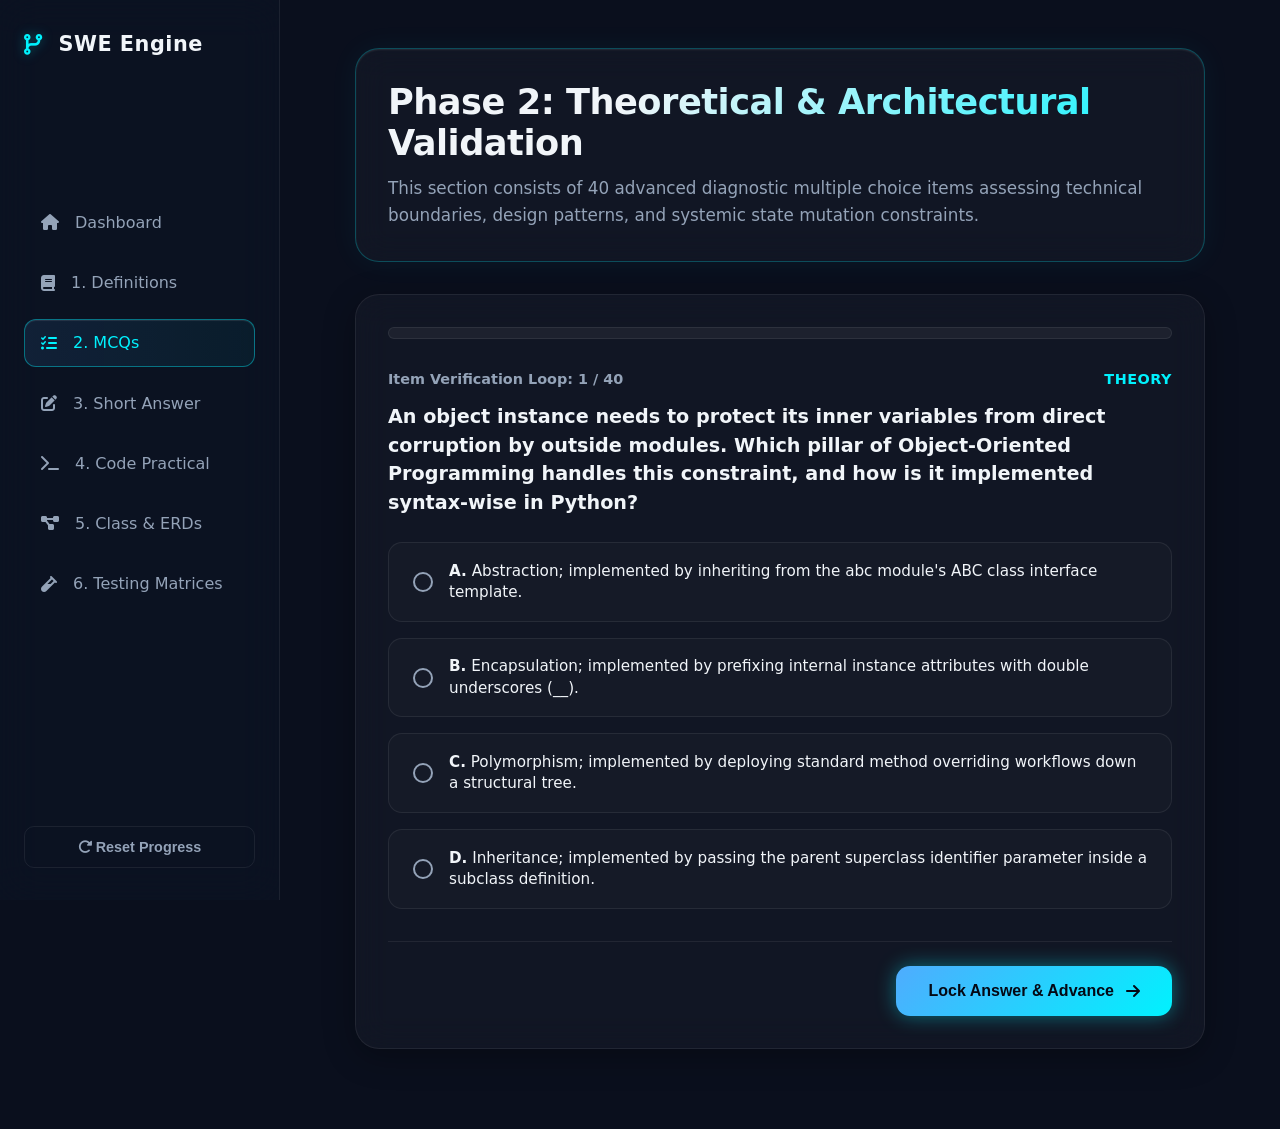
<file: mcq.html>
<!DOCTYPE html>
<html lang="en-GB">
<head>
    <meta charset="UTF-8">
    <meta name="viewport" content="width=device-width, initial-scale=1.0">
    <title>Phase 2: Advanced Multiple Choice Arena</title>
    <link rel="stylesheet" href="styles.css">
    <link rel="stylesheet" href="https://cdnjs.cloudflare.com/ajax/libs/font-awesome/6.4.0/css/all.min.css">
    <style>
        /* Phase-Specific Extensions to compliment styles.css */
        .mcq-wrapper {
            max-width: 850px;
            margin: 0 auto;
        }
        .progress-container {
            background: rgba(255, 255, 255, 0.05);
            border: 1px solid var(--glass-border);
            border-radius: 50px;
            height: 12px;
            width: 100%;
            margin-bottom: 2rem;
            overflow: hidden;
            position: relative;
        }
        .progress-bar {
            background: linear-gradient(90deg, var(--accent-violet), var(--accent-cyan));
            height: 100%;
            width: 0%;
            transition: width 0.4s ease;
            box-shadow: 0 0 10px var(--accent-glow);
        }
        .question-meta {
            display: flex;
            justify-content: space-between;
            color: var(--text-muted);
            font-size: 0.9rem;
            margin-bottom: 1rem;
            font-weight: 600;
        }
        .question-text {
            font-size: 1.2rem;
            font-weight: 600;
            line-height: 1.5;
            margin-bottom: 1.5rem;
            color: var(--text-primary);
        }
        .code-snippet {
            background: #040814;
            border: 1px solid var(--glass-border);
            border-radius: 12px;
            padding: 1.25rem;
            font-family: 'Fira Code', 'Consolas', monospace;
            font-size: 0.9rem;
            color: #e2e8f0;
            line-height: 1.5;
            margin-bottom: 1.5rem;
            overflow-x: auto;
            white-space: pre;
        }
        .diagram-mock {
            background: rgba(0, 0, 0, 0.2);
            border: 1px dashed rgba(0, 242, 254, 0.3);
            border-radius: 12px;
            padding: 1rem;
            margin-bottom: 1.5rem;
            font-family: monospace;
            font-size: 0.85rem;
            color: var(--accent-cyan);
            line-height: 1.4;
            text-align: center;
            white-space: pre;
        }
        .options-list {
            display: flex;
            flex-direction: column;
            gap: 1rem;
            margin-bottom: 2rem;
        }
        .option-card {
            background: rgba(255, 255, 255, 0.02);
            border: 1px solid var(--glass-border);
            border-radius: 14px;
            padding: 1.1rem 1.5rem;
            cursor: pointer;
            display: flex;
            align-items: center;
            gap: 1rem;
            transition: all 0.2s ease;
            user-select: none;
        }
        .option-card:hover {
            border-color: rgba(255, 255, 255, 0.15);
            background: rgba(255, 255, 255, 0.04);
        }
        .option-card.selected {
            border-color: var(--accent-cyan);
            background: rgba(0, 242, 254, 0.04);
            box-shadow: inset 0 0 10px rgba(0, 242, 254, 0.05);
        }
        .radio-node {
            width: 20px;
            height: 20px;
            border-radius: 50%;
            border: 2px solid var(--text-muted);
            display: flex;
            align-items: center;
            justify-content: center;
            flex-shrink: 0;
            transition: all 0.2s ease;
        }
        .option-card.selected .radio-node {
            border-color: var(--accent-cyan);
            background: var(--accent-cyan);
            box-shadow: 0 0 8px var(--accent-glow);
        }
        .option-card.selected .radio-node::after {
            content: '';
            width: 8px;
            height: 8px;
            border-radius: 50%;
            background: #040814;
        }
        .option-text {
            font-size: 0.95rem;
            color: var(--text-primary);
            line-height: 1.4;
        }
        .nav-controls {
            display: flex;
            justify-content: flex-end;
            border-top: 1px solid var(--glass-border);
            padding-top: 1.5rem;
        }
        .summary-panel {
            text-align: center;
            padding: 3rem 1.5rem;
        }
        .summary-score {
            font-size: 3.5rem;
            font-weight: 800;
            color: var(--accent-cyan);
            text-shadow: 0 0 20px var(--accent-glow);
            margin: 1.5rem 0;
            font-family: monospace;
        }
    </style>
</head>
<body>

    <nav class="sidebar">
        <div class="sidebar-brand">
            <i class="fa-solid fa-code-branch glowing-icon"></i>
            <span>SWE Engine</span>
        </div>
        <ul class="nav-links">
            <li><a href="index.html"><i class="fa-solid fa-house"></i> Dashboard</a></li>
            <li><a href="definitions.html"><i class="fa-solid fa-book"></i> 1. Definitions</a></li>
            <li class="active"><a href="mcq.html"><i class="fa-solid fa-list-check"></i> 2. MCQs</a></li>
            <li><a href="saq.html"><i class="fa-solid fa-pen-to-square"></i> 3. Short Answer</a></li>
            <li><a href="code.html"><i class="fa-solid fa-terminal"></i> 4. Code Practical</a></li>
            <li><a href="erd.html"><i class="fa-solid fa-diagram-project"></i> 5. Class & ERDs</a></li>
            <li><a href="test.html"><i class="fa-solid fa-vial"></i> 6. Testing Matrices</a></li>
        </ul>
        <div class="sidebar-footer">
            <button id="reset-btn" class="btn-secondary"><i class="fa-solid fa-rotate-right"></i> Reset Progress</button>
        </div>
    </nav>

    <main class="dashboard-container">
        <div class="mcq-wrapper">
            
            <header class="glass-panel glowing-border header-panel">
                <h1>Phase 2: Theoretical & Architectural Validation</h1>
                <p>This section consists of 40 advanced diagnostic multiple choice items assessing technical boundaries, design patterns, and systemic state mutation constraints.</p>
            </header>

            <div class="glass-panel" id="quiz-card">
                <div class="progress-container">
                    <div class="progress-bar" id="ui-progress"></div>
                </div>
                
                <div class="question-meta">
                    <span id="question-index-display">Item Verification Loop: 1 / 40</span>
                    <span id="category-badge" style="color: var(--accent-cyan); text-transform: uppercase; letter-spacing: 0.5px;">Theory</span>
                </div>

                <div id="dynamic-question-anchor">
                    </div>

                <div class="options-list" id="options-anchor">
                    </div>

                <div class="nav-controls">
                    <button id="next-item-btn" class="btn-primary glowing-btn" disabled>Lock Answer & Advance <i class="fa-solid fa-arrow-right"></i></button>
                </div>
            </div>

            <div class="glass-panel summary-panel" id="summary-card" style="display: none;">
                <i class="fa-solid fa-circle-check" style="font-size: 4rem; color: var(--status-complete); margin-bottom: 1rem;"></i>
                <h2>Evaluation Matrix Completed</h2>
                <p>All programmatic inputs and conceptual paths have been compiled and verified inside your profile ledger.</p>
                <div class="summary-score" id="final-score-display">0 / 40</div>
                <div class="cta-wrapper" style="display: inline-block;">
                    <button id="exit-phase-btn" class="btn-primary glowing-btn">Commit Changes & Return <i class="fa-solid fa-house"></i></button>
                </div>
            </div>

        </div>
    </main>

    <script>
        document.addEventListener('DOMContentLoaded', () => {
            // LocalStorage Architecture System Hooks
            let currentState = JSON.parse(localStorage.getItem('oop_exam_state')) || {
                currentPhase: 2, isCompleted: false, scores: {}
            };

            const questionsDataset = [
                {
                    category: "Theory",
                    question: "An object instance needs to protect its inner variables from direct corruption by outside modules. Which pillar of Object-Oriented Programming handles this constraint, and how is it implemented syntax-wise in Python?",
                    options: [
                        "Abstraction; implemented by inheriting from the abc module's ABC class interface template.",
                        "Encapsulation; implemented by prefixing internal instance attributes with double underscores (__).",
                        "Polymorphism; implemented by deploying standard method overriding workflows down a structural tree.",
                        "Inheritance; implemented by passing the parent superclass identifier parameter inside a subclass definition."
                    ],
                    correct: 1 // Option B
                },
                {
                    category: "Code Analysis",
                    question: "Study the Python code snippet below. What happens when this module runs?",
                    code: "class Player:\n    def __init__(self):\n        self.__health = 100\n\np1 = Player()\nprint(p1.__health)",
                    options: [
                        "It prints 100 smoothly because private properties can be extracted by external script paths.",
                        "It triggers a compilation error because Python strictly blocks class declarations without type parameters.",
                        "It raises an AttributeError because double underscores cause name mangling, hiding the variable from raw external access.",
                        "It prints None because private parameters inside constructors require structural tracking links."
                    ],
                    correct: 2 // Option C
                },
                {
                    category: "Diagrams",
                    question: "Review the ASCII architecture diagram below. Which type of class relationship is being explicitly described?",
                    diagram: "+-----------------+\n|     Vehicle     |\n+-----------------+\n         ^         \n         | (Hollow Triangle Arrow)\n+-----------------+\n|    JetPlane     |\n+-----------------+",
                    options: [
                        "Aggregation; representing a weak reference collection layout.",
                        "Composition; demonstrating absolute runtime part ownership pipelines.",
                        "Dependency; mapping out a temporary interface parameter assignment.",
                        "Inheritance; showcasing a specialized derived child class extending a base superclass."
                    ],
                    correct: 3 // Option D
                },
                {
                    category: "Theory",
                    question: "What is the primary architectural purpose of utilizing an Abstract Base Class (ABC) with an @abstractmethod in an object-oriented system layout?",
                    options: [
                        "To enforce a strict behavioral structural contract that derived subclasses must implement, while preventing direct instantiation of the base blueprint.",
                        "To optimize runtime memory footprint footprints by caching properties directly onto the system stack layer.",
                        "To allow compile-time overloading of parameters without breaking dynamic polymorphism binding threads.",
                        "To isolate private attributes from child classes to prevent structural state overrides during runtime routines."
                    ],
                    optionsOrder: "normal",
                    correct: 0 // Option A
                },
                {
                    category: "Code Analysis",
                    question: "A student writes the following class configuration. What architectural design flaw is present in this setup?",
                    code: "class Employee:\n    def __init__(self, name, salary, manager_department_code):\n        self.name = name\n        self.salary = salary\n        self.manager_department_code = manager_department_code",
                    options: [
                        "Under-Generalisation; the class fails to establish separate variables for basic name attributes.",
                        "Balanced Generalisation; this layout balances parent-child data paths perfectly.",
                        "Over-Generalisation; a variable specific to managers has been forced up into the generalized Employee class, compromising scalability.",
                        "Dynamic Overloading; constructors are not permitted to accept more than two positional parameters simultaneously."
                    ],
                    correct: 2 // Option C
                },
                {
                    category: "Theory",
                    question: "How do Method Overloading and Method Overriding differ regarding code structure layout and system compilation tracking rules?",
                    options: [
                        "Overloading happens in separate trees; Overriding requires single instance wrappers.",
                        "Overloading occurs within one class (resolved at compile-time/static binding); Overriding occurs across a hierarchy where a child replaces a parent method (resolved at runtime/dynamic binding).",
                        "Overloading requires double underscores; Overriding requires utilizing public getter endpoints.",
                        "Overloading maps out database relational configurations; Overriding defines mesh topological primitives."
                    ],
                    correct: 1 // Option B
                },
                {
                    category: "Code Analysis",
                    question: "Consider this class model. Which snippet correctly invokes the parent constructor from within the child's block?",
                    code: "class Weapon:\n    def __init__(self, name):\n        self.name = name\n\nclass Rifle(Weapon):\n    def __init__(self, name, ammo_capacity):\n        # TARGET LINE",
                    options: [
                        "super().__init__(name)\n        self.ammo_capacity = ammo_capacity",
                        "self.parent.__init__(name)\n        self.ammo_capacity = ammo_capacity",
                        "Weapon.__init__(self)\n        self.ammo_capacity = ammo_capacity",
                        "super(Rifle).__init__(self, name)"
                    ],
                    correct: 0 // Option A
                },
                {
                    category: "Theory",
                    question: "In database architecture, what is a Composite Key, and how does it safeguard referential data integrity inside structural tables?",
                    options: [
                        "A pointer parameter tracking attributes from alternative relational fields.",
                        "An encryption hash protecting private variables inside an entity table.",
                        "A unique record identifier forged by combining two or more attributes together when a single field cannot guarantee row uniqueness.",
                        "A temporary connection vector dropped systematically after an injection loop terminates."
                    ],
                    correct: 2 // Option C
                },
                {
                    category: "Diagrams",
                    question: "Analyze the database schema trace below. Which cardinality constraint link is described between the Passport table and the Person table?",
                    diagram: "+--------------+              +------------+\n|    Person    | 1        1..1|  Passport  |\n+--------------+--------------+------------+\n| PK | PersonID|              | PK |PassNum|\n+--------------+              | FK |PersonID|\n+--------------+              +------------+",
                    options: [
                        "Many-to-Many configuration tracking multi-object pools.",
                        "One-to-Many grouping connecting collections together.",
                        "Strict One-to-One structural mapping relationship where an instance relates to exactly one unique match.",
                        "Dependency arrangement passing structural interface variables."
                    ],
                    correct: 2 // Option C
                },
                {
                    category: "Theory",
                    question: "What is the technical definition of a 'Mesh' in 3D graphics modeling pipelines, and what core geometric elements does its text database structure store?",
                    options: [
                        "An asset engine tracker logging hot-reloads inside scene hierarchies.",
                        "A coordinate compilation tracker saving file standard wrappers.",
                        "A rendering routine processing physics timing cycles across frame intervals.",
                        "A structural database defining a 3D object's physical shape via coordinate corners (Vertices), wireframe lines (Edges), and shaded flat surfaces (Faces)."
                    ],
                    correct: 3 // Option D
                },
                {
                    category: "Code Analysis",
                    question: "You observe a camera tracking script component malfunctioning with a noticeable jitter look when tracking a vehicle. What is the standard technical remedy?",
                    options: [
                        "Shift the vehicle's spatial tracking computations from standard Update loops into the FixedUpdate physics timing method.",
                        "Encapsulate the camera coordinates using private getters and custom setter doors.",
                        "Re-map the mesh normals configuration inside the OBJ structural schema layout.",
                        "Deploy a composite pointer trace key to map updates across distinct frame targets."
                    ],
                    correct: 0 // Option A
                },
                {
                    category: "Theory",
                    question: "Which option provides the most precise distinction between Composition and Aggregation architectural structural relationships?",
                    options: [
                        "Composition uses dashed lines; Aggregation uses solid vectors with hollow arrowheads.",
                        "Composition describes a weak association link; Aggregation denotes strong absolute subclass hierarchies.",
                        "Composition signifies absolute ownership where part lifecycles are bound to the parent's existence; Aggregation represents weak ownership where parts survive independently.",
                        "Composition maps database primary key traces; Aggregation maps 3D coordinate mesh topologies."
                    ],
                    correct: 2 // Option C
                },
                {
                    category: "Theory",
                    question: "In the software testing lifecycle, what distinguishes Black Box testing methodologies from White Box verification approaches?",
                    options: [
                        "Black Box evaluates raw input-output behaviors without internal structure exposure; White Box analyzes internal structural paths, conditionals, and logical statement coverage loops.",
                        "Black Box requires continuous integration builds; White Box relies exclusively on manual tracking checklists.",
                        "Black Box targets database key structures; White Box verifies asset modeling normals orientation.",
                        "Black Box is executed during requirement definitions; White Box is locked strictly inside deployment timelines."
                    ],
                    correct: 0 // Option A
                },
                {
                    category: "Code Analysis",
                    question: "Study this programmatic testing block configuration. What type of software validation technique is being executed here?",
                    code: "import unittest\nfrom account_file import Account\n\nclass TestAccount(unittest.TestCase):\n    def test_deposit(self):\n        acc = Account(\"123\", \"Alex\", 500)\n        acc.deposit(100)\n        self.assertEqual(acc.get_balance(), 600)",
                    options: [
                        "Integration Testing; assessing system coordination maps.",
                        "Regression Testing; checking legacy script patches.",
                        "Unit Testing; testing an isolated micro-component method in total separation from external framework layers.",
                        "Grey Box Verification; utilizing partial database configuration parameters."
                    ],
                    correct: 2 // Option C
                },
                {
                    category: "Theory",
                    question: "What role does the 'Normals' vector array perform inside an OBJ text database container schema file structure?",
                    options: [
                        "It acts as a primary identifier field ensuring relational data integrity constraints.",
                        "It holds text data arrays clarifying UV wrapping metrics for skin textures.",
                        "It provides index references connecting vertices into linear skeletal wireframes.",
                        "It projects exactly perpendicular vectors from a face surface, which are critical for light scattering and shading calculations."
                    ],
                    correct: 3 // Option D
                },
                {
                    category: "Code Analysis",
                    question: "Analyze the class script layout below. What will occur when the process_transaction method attempts execution?",
                    code: "class Vault:\n    def __init__(self):\n        self.__reserve = 5000\n\nclass Atm:\n    def process_transaction(self, vault_instance, amount):\n        vault_instance.__reserve -= amount",
                    options: [
                        "The transaction updates cleanly because parameter objects pass instance access rights.",
                        "An AttributeError occurs because Atm cannot access Vault's mangled private property directly from outside.",
                        "A syntax error blocks compilation due to cross-class pointer initialization rules.",
                        "The value mutates to None because private interfaces require active super constructor hooks."
                    ],
                    correct: 1 // Option B
                },
                {
                    category: "Theory",
                    question: "What does the term 'Cohesion' quantify inside a software engineering structural component architecture profile?",
                    options: [
                        "The level of raw dependency connections tying independent modules to each other.",
                        "The structural alignment matching local entity records to database foreign tables.",
                        "The degree to which tasks and routines within a single module or class are closely related and functionally focused.",
                        "The automatic hot-reload synchronization frequency between Blender and a game engine space."
                    ],
                    correct: 2 // Option C
                },
                {
                    category: "Theory",
                    question: "When an engineer designs a Continuous Integration / Continuous Deployment (CI/CD) pipeline loop configuration, what is its primary operational mechanic?",
                    options: [
                        "To compile 3D meshes and bake light scattering normals automatically onto servers.",
                        "To execute automated validation test suites immediately upon repository commits to catch defects early.",
                        "To manage database record constraints via adaptive primary indexing structures.",
                        "To isolate public interfaces into abstract base class structures dynamically."
                    ],
                    correct: 1 // Option B
                },
                {
                    category: "Code Analysis",
                    question: "Review the system implementation trace below. What core OOP concept is explicitly demonstrated by the logic execution inside the execute_pipeline loop?",
                    code: "class Modifier:\n    def apply(self, val): pass\n\nclass Double(Modifier):\n    def apply(self, val): return val * 2\n\nclass Increment(Modifier):\n    def apply(self, val): return val + 5\n\ndef execute_pipeline(modifiers, initial_score):\n    score = initial_score\n    for m in modifiers:\n        score = m.apply(score)\n    return score",
                    options: [
                        "Strict Encapuslation separating attribute scopes.",
                        "Polymorphic Message Passing combined with an architectural processing pipeline.",
                        "Under-Generalisation forcing structural code duplication layouts.",
                        "Static Early Binding mapping parameters during module compilation checkpoints."
                    ],
                    correct: 1 // Option B
                },
                {
                    category: "Theory",
                    question: "What design anomaly is triggered by 'Under-Generalisation' during the structural planning phase of a software system class hierarchy layout?",
                    options: [
                        "Irrelevant attributes are forced high up into a parent superclass, corrupting child logic.",
                        "The blueprint class becomes entirely uninstantiable, blocking runtime execution threads.",
                        "Failure to create a common superclass for classes with identical traits, leading to duplicate, redundant code blocks across siblings.",
                        "Private variables trigger structural name mangling conflicts inside memory registration blocks."
                    ],
                    correct: 2 // Option C
                },
                {
                    category: "Theory",
                    question: "What is the structural function of a Foreign Key (FK) in relational database architectural design profiles?",
                    options: [
                        "To enforce unique structural indexing rules across an isolated row layer.",
                        "To establish a referential connection by storing the primary key of an external entity table, mapping out relationship paths cleanly.",
                        "To prevent outside modules from reading private dictionary state structures.",
                        "To track spatial coordinate vertices inside text-based graphics schemas."
                    ],
                    correct: 1 // Option B
                },
                {
                    category: "Code Analysis",
                    question: "Observe this Python configuration. Which option demonstrates the correct design template for initializing an Abstract Base Class method specification under syllabus standards?",
                    options: [
                        "class Shape:\n    def draw(self):\n        self.__is_abstract = True",
                        "from abc import ABC, abstractmethod\nclass Shape(ABC):\n    @abstractmethod\n    def draw(self): pass",
                        "class Shape:\n    @abstract\n    def draw(self): return \"Abstract\"",
                        "import abc\nclass Shape:\n    def __init__(self):\n        abc.init_abstract_method(self.draw)"
                    ],
                    correct: 1 // Option B
                },
                {
                    category: "Diagrams",
                    question: "Examine the following Unified Modeling Language (UML) notation structure. What relationship context does the dashed connector line with an open arrow represent?",
                    diagram: "[ OrderProcessor ] - - - - - > [ InventoryDB ]\n                  (Dashed Line, Open Arrow)",
                    options: [
                        "Inheritance; matching an explicit parent-to-child structural trace.",
                        "Composition; binding the database lifecycle directly to the processor object.",
                        "Dependency; indicating OrderProcessor temporarily uses or references the InventoryDB interface.",
                        "Implementation; verifying conformance to an abstract structural contract."
                    ],
                    correct: 2 // Option C
                },
                {
                    category: "Theory",
                    question: "What does the 'self' keyword represent mechanically when a constructor method instantiates a class template into memory?",
                    options: [
                        "A global module pointer reference logging class definition coordinates.",
                        "An explicit positional reference link mapping data and actions directly to that specific allocated tracking object instance in memory.",
                        "An internal function that triggers name mangling protocols for all variables.",
                        "A compiler constraint variable locking data types into static definitions."
                    ],
                    correct: 1 // Option B
                },
                {
                    category: "Theory",
                    question: "What occurs during a 'Regression Test' validation cycle, and why is it prioritized after injecting system configuration patches?",
                    options: [
                        "It analyzes mesh triangle normals for rendering accuracy anomalies.",
                        "It reviews business rules definitions with external client stakeholders.",
                        "It re-runs complete historical test inventories to confirm that newly injected patches did not break legacy structural functionality.",
                        "It deletes the application local storage cache database systematically."
                    ],
                    correct: 2 // Option C
                },
                {
                    category: "Code Analysis",
                    question: "A script contains an operation using Time.deltaTime during a coordinate shifting sequence. What is the explicit engineering goal of integrating this variable?",
                    options: [
                        "To guarantee that movement calculations are frame-rate independent, ensuring consistent speed across different hardware setups.",
                        "To force the calculation engine onto the FixedUpdate timeline tracker loop.",
                        "To activate private visibility encapsulation parameters.",
                        "To isolate composite key rows inside database transaction tables."
                    ],
                    correct: 0 // Option A
                },
                {
                    category: "Theory",
                    question: "What constitutes 'Over-Generalisation' in structural Object-Oriented Analysis and Design workflows?",
                    options: [
                        "Failing to consolidate shared variables, triggering duplication errors across child nodes.",
                        "Forcing an irrelevant attribute or method high up into a shared parent superclass that does not logically apply to all children down the hierarchy.",
                        "Failing to specify public getter doors for mangled tracking data fields.",
                        "Deploying automated CI/CD pipelines without initializing local validation testing units."
                    ],
                    correct: 1 // Option B
                },
                {
                    category: "Theory",
                    question: "Which parameters are mandatory components when documenting a professional software engineering Manual Test Case configuration spreadsheet tracker?",
                    options: [
                        "Blender Mesh Type, UV mapping arrays, Face Normals counts, Hot-reload state.",
                        "Test Case ID, Description, Preconditions, Test Steps, Test Data, Expected Result, Actual Result, and Status.",
                        "Primary Key, Foreign Key, Cardinality constraints, Name Mangling parameters.",
                        "Dynamic Binding variables, Static Overloading declarations, Abstract decorators."
                    ],
                    correct: 1 // Option B
                },
                {
                    category: "Code Analysis",
                    question: "Analyze the structural code logic below. What will be output to the terminal interface when this code executes?",
                    code: "class Parent:\n    def compute(self):\n        return 10\n\nclass Child(Parent):\n    def compute(self):\n        return super().compute() + 5\n\nobj = Child()\nprint(obj.compute())",
                    options: [
                        "10; because subclasses prioritize parent methods during static linkage.",
                        "TypeError; super calls require explicit instance parameters under runtime constraints.",
                        "5; because overriding clears prior computational variables.",
                        "15; because the child overrides the method but leverages super() to build on the parent's base value."
                    ],
                    correct: 3 // Option D
                },
                {
                    category: "Theory",
                    question: "What is the technical objective of utilizing Getters and Setters inside an encapsulated data class structure layout?",
                    options: [
                        "To link relational database tracking attributes to 3D coordinate spaces.",
                        "To provide controlled access points ('doors') to read or safely modify private variables, often including validation logic.",
                        "To bypass name mangling parameters during early system compilation routines.",
                        "To switch tracking methods from Update configurations to FixedUpdate execution trees."
                    ],
                    correct: 1 // Option B
                },
                {
                    category: "Theory",
                    question: "What relationship configuration is established by a Many-to-Many relationship structure between two entities in a database design model, and how is it resolved structurally?",
                    options: [
                        "It links records via direct embedded attribute streams within one master row map.",
                        "It connects instances directly using dual foreign keys injected into both core files.",
                        "It maps entities through a separate linking/junction table that converts the relationship into two distinct One-to-Many paths.",
                        "It enforces a strict parent-child inheritance tree using hollow triangular arrowheads."
                    ],
                    correct: 2 // Option C
                },
                {
                    category: "Code Analysis",
                    question: "A system engineer checks a script and discovers this implementation loop configuration. What design architecture style does this match?",
                    code: "class SystemEngine:\n    def __init__(self):\n        self.__sub_components = []\n    def append_part(self, component):\n        self.__sub_components.append(component)",
                    options: [
                        "Inheritance baseline design strategy.",
                        "Aggregation; since components are appended dynamically and their lifecycles are decoupled from the engine's creation.",
                        "Strict Abstract Interface model enforcement.",
                        "Name Mangling resolution paradigm."
                    ],
                    correct: 1 // Option B
                },
                {
                    category: "Theory",
                    question: "When discussing 'Dynamic Binding' (Late Binding) in polymorphic object arrays, when does the computational environment choose which method implementation block to trigger?",
                    options: [
                        "Early during initial project directory compilation steps.",
                        "At runtime, determined dynamically based on the exact object type currently held by the active reference link.",
                        "During task definition requirement scoping reviews.",
                        "When data attributes pass through automated name mangling protocols."
                    ],
                    correct: 1 // Option B
                },
                {
                    category: "Theory",
                    question: "What is the precise structural purpose of a 'Junction Table' inside a relational database configuration map?",
                    options: [
                        "To cache stack properties during complex multi-statement join queries.",
                        "To house foreign keys that resolve a Many-to-Many entity relationship into two scalable One-to-Many pathways.",
                        "To act as a secure public door filtering private encapsulated attribute sets.",
                        "To synchronize mesh data coordinates between structural graphic components."
                    ],
                    correct: 1 // Option B
                },
                {
                    category: "Code Analysis",
                    question: "Review the system framework layout below. What will be output to the screen console display terminal?",
                    code: "class Core:\n    def log(self): print(\"Alpha\", end=\" \")\n\nclass Extension(Core):\n    def log(self): print(\"Beta\", end=\" \")\n\nitems = [Core(), Extension(), Core()]\nfor i in items:\n    i.log()",
                    options: [
                        "Alpha Alpha Alpha",
                        "Beta Beta Beta",
                        "Alpha Beta Alpha; demonstrating dynamic binding where each object responds with its own overridden implementation.",
                        "Alpha Beta Beta"
                    ],
                    correct: 2 // Option C
                },
                {
                    category: "Theory",
                    question: "What does a 'Coupling' index quantify when evaluating a multi-class system architecture profile?",
                    options: [
                        "The internal cohesion of structural routines enclosed in an abstract class capsule.",
                        "The level of raw interdependence, connectivity, and cross-reference reliance linking distinct modules together.",
                        "The numerical cardinality boundaries constrained by a database record trace path.",
                        "The generation rate of perpendicular face lighting vectors inside graphics files."
                    ],
                    correct: 1 // Option B
                },
                {
                    category: "Theory",
                    question: "Which methodology accurately details the 'Top-Down' system analysis and decomposition architectural development design track strategy?",
                    options: [
                        "Building tiny low-level primitive classes first, then grouping them to form macro subsystems.",
                        "Baking light vectors directly into face normals schemas inside local model databases.",
                        "Starting with the high-level system view and systematically breaking it down into increasingly detailed sub-components and specialized classes.",
                        "Writing automated unit tests before defining functional task requirements documentation."
                    ],
                    correct: 2 // Option C
                },
                {
                    category: "Theory",
                    question: "In object-oriented architectures, what constitutes an 'Interface' template, and what contract rule does it enforce?",
                    options: [
                        "A database mapping pattern tracking compound composite data identifiers.",
                        "A visual 2D display canvas bounding screen UI elements inside layout containers.",
                        "A rigid contract that explicitly defines what method signatures a class must provide, without specifying the internal code blocks for them.",
                        "A specific visibility wrapper keyword that alters internal variable syntax names automatically."
                    ],
                    correct: 2 // Option C
                },
                {
                    category: "Code Analysis",
                    question: "Study this variable processing tracking setup block. What structural verification requirement is being validated across the defensive conditional checks?",
                    code: "def coordinate_system(source_object, target_object):\n    if source_object is None or target_object is None:\n        return False",
                    options: [
                        "Ensuring data fields match mangled double underscore nomenclature schemas.",
                        "Structural Verification; validating both object instances exist as concrete entities in memory before initiating message passing workflows.",
                        "Verifying that the components operate on the FixedUpdate frame timeline constraint.",
                        "Validating database reference rows conform to composite key boundaries."
                    ],
                    correct: 1 // Option B
                },
                {
                    category: "Theory",
                    question: "What architectural asset behavior is guaranteed when a system developer confirms that a software module structure is fully 'Forwards Compatible'?",
                    options: [
                        "The logic compiles flawlessly inside abstract parent constructors using super links.",
                        "Legacy engines can read data arrays created by modern updated software versions without crashing.",
                        "Modern updated software editions retain the capacity to open and interpret legacy data schemas accurately.",
                        "The component maps physics constraints strictly within automated frame updates."
                    ],
                    correct: 1 // Option B
                }
            ];

            // Core State Trackers
            let activeIndex = 0;
            let userSelectionRecords = new Array(questionsDataset.length).fill(null);

            const questionAnchor = document.getElementById('dynamic-question-anchor');
            const optionsAnchor = document.getElementById('options-anchor');
            const nextBtn = document.getElementById('next-item-btn');
            const indexDisplay = document.getElementById('question-index-display');
            const categoryBadge = document.getElementById('category-badge');
            const progressBar = document.getElementById('ui-progress');
            const quizCard = document.getElementById('quiz-card');
            const summaryCard = document.getElementById('summary-card');
            const finalScore = document.getElementById('final-score-display');

            const renderCurrentItem = () => {
                // Clear active layout inputs
                questionAnchor.innerHTML = '';
                optionsAnchor.innerHTML = '';
                nextBtn.disabled = true;

                if (activeIndex >= questionsDataset.length) {
                    processQuizCompletion();
                    return;
                }

                const currentItem = questionsDataset[activeIndex];

                // Update Progress Metric Visuals
                const progressPercentage = (activeIndex / questionsDataset.length) * 100;
                progressBar.style.width = `${progressPercentage}%`;
                indexDisplay.textContent = `Item Verification Loop: ${activeIndex + 1} / ${questionsDataset.length}`;
                categoryBadge.textContent = currentItem.category;

                // Construct Element Context Traces
                const questionTextEl = document.createElement('div');
                questionTextEl.className = 'question-text';
                questionTextEl.textContent = currentItem.question;
                questionAnchor.appendChild(questionTextEl);

                if (currentItem.code) {
                    const codeEl = document.createElement('pre');
                    codeEl.className = 'code-snippet';
                    codeEl.textContent = currentItem.code;
                    questionAnchor.appendChild(codeEl);
                }

                if (currentItem.diagram) {
                    const diagramEl = document.createElement('pre');
                    diagramEl.className = 'diagram-mock';
                    diagramEl.textContent = currentItem.diagram;
                    questionAnchor.appendChild(diagramEl);
                }

                // Append Selection Cards
                currentItem.options.forEach((optionText, idx) => {
                    const optionCard = document.createElement('div');
                    optionCard.className = 'option-card';
                    optionCard.setAttribute('data-index', idx);

                    optionCard.innerHTML = `
                        <div class="radio-node"></div>
                        <div class="option-text"><strong>${String.fromCharCode(65 + idx)}.</strong> ${optionText}</div>
                    `;

                    optionCard.addEventListener('click', () => {
                        document.querySelectorAll('.option-card').forEach(c => c.classList.remove('selected'));
                        optionCard.classList.add('selected');
                        userSelectionRecords[activeIndex] = idx;
                        nextBtn.disabled = false;
                    });

                    optionsAnchor.appendChild(optionCard);
                });

                // Tweak button copy on final question link
                if (activeIndex === questionsDataset.length - 1) {
                    nextBtn.innerHTML = 'Finalize Assessment Matrix <i class="fa-solid fa-graduation-cap"></i>';
                } else {
                    nextBtn.innerHTML = 'Lock Answer & Advance <i class="fa-solid fa-arrow-right"></i>';
                }
            };

            const processQuizCompletion = () => {
                progressBar.style.width = '100%';
                quizCard.style.display = 'none';
                summaryCard.style.display = 'block';

                // Audit correct answers
                let correctTally = 0;
                questionsDataset.forEach((item, index) => {
                    if (userSelectionRecords[index] === item.correct) {
                        correctTally++;
                    }
                });

                finalScore.textContent = `${correctTally} / ${questionsDataset.length}`;

                // Sync with state schema
                currentState.scores.mcq = {
                    score: correctTally,
                    total: questionsDataset.length,
                    status: 'Complete'
                };

                if (currentState.currentPhase === 2) {
                    currentState.currentPhase = 3;
                }

                localStorage.setItem('oop_exam_state', JSON.stringify(currentState));
            };

            nextBtn.addEventListener('click', () => {
                activeIndex++;
                renderCurrentItem();
            });

            document.getElementById('exit-phase-btn').addEventListener('click', () => {
                window.location.href = 'index.html';
            });

            document.getElementById('reset-btn').addEventListener('click', () => {
                if (confirm('Are you absolutely certain you want to purge your current structural progress across all modules? This action cannot be undone.')) {
                    localStorage.removeItem('oop_exam_state');
                    window.location.href = 'index.html';
                }
            });

            // Initialize compilation loop
            renderCurrentItem();
        });
    </script>
</body>
</html>
</file>
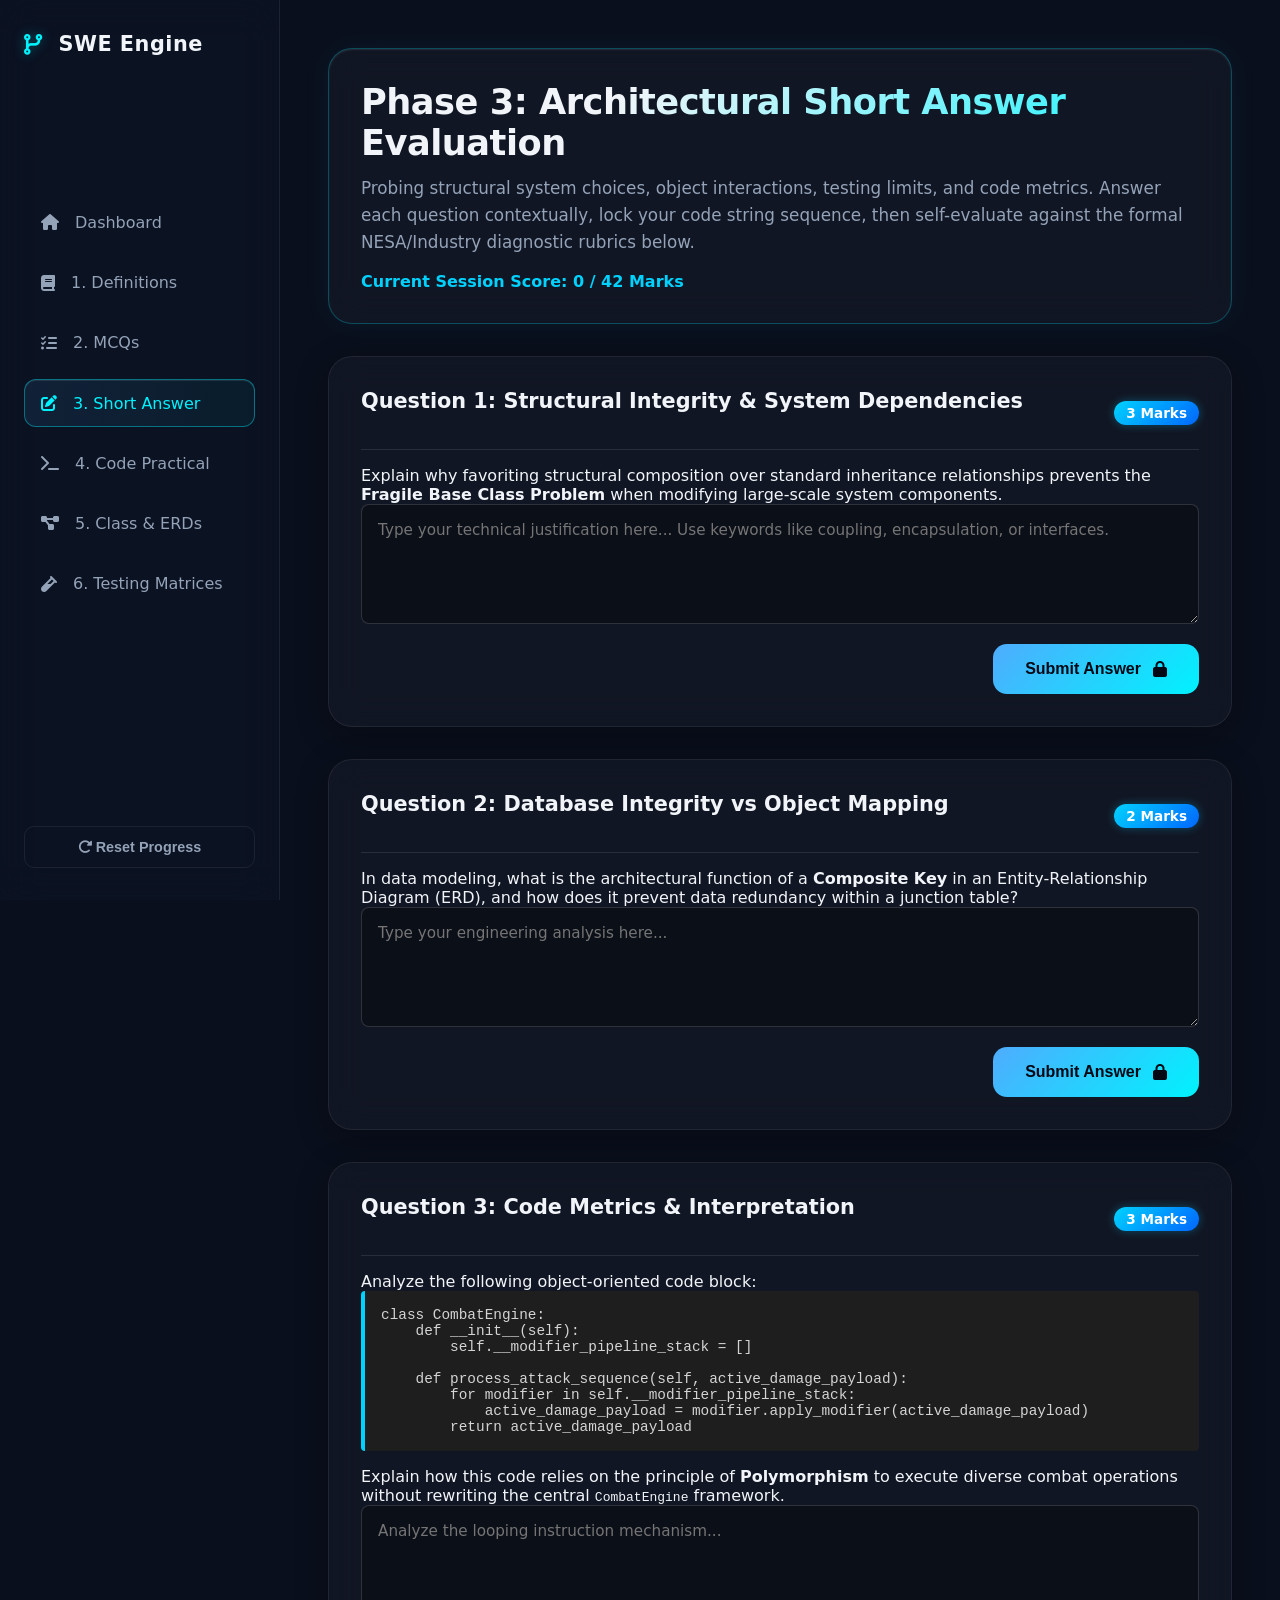
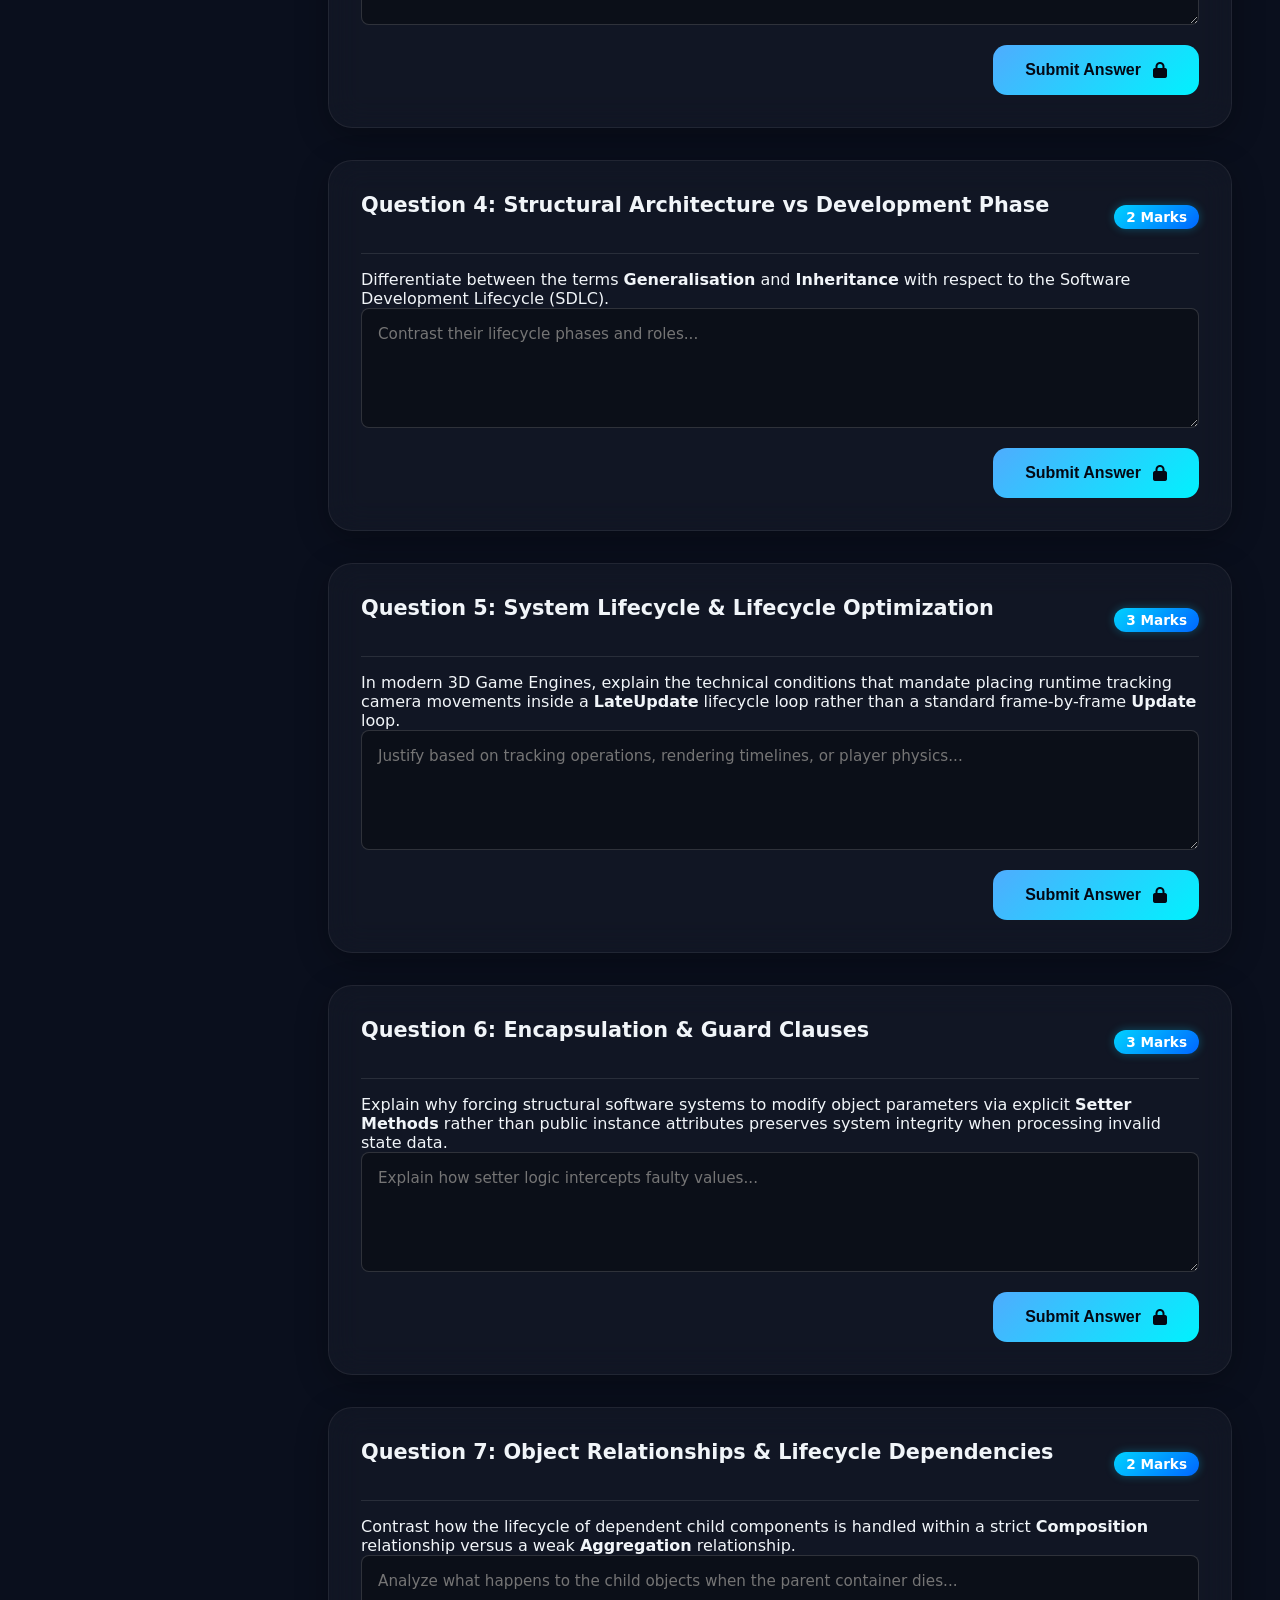
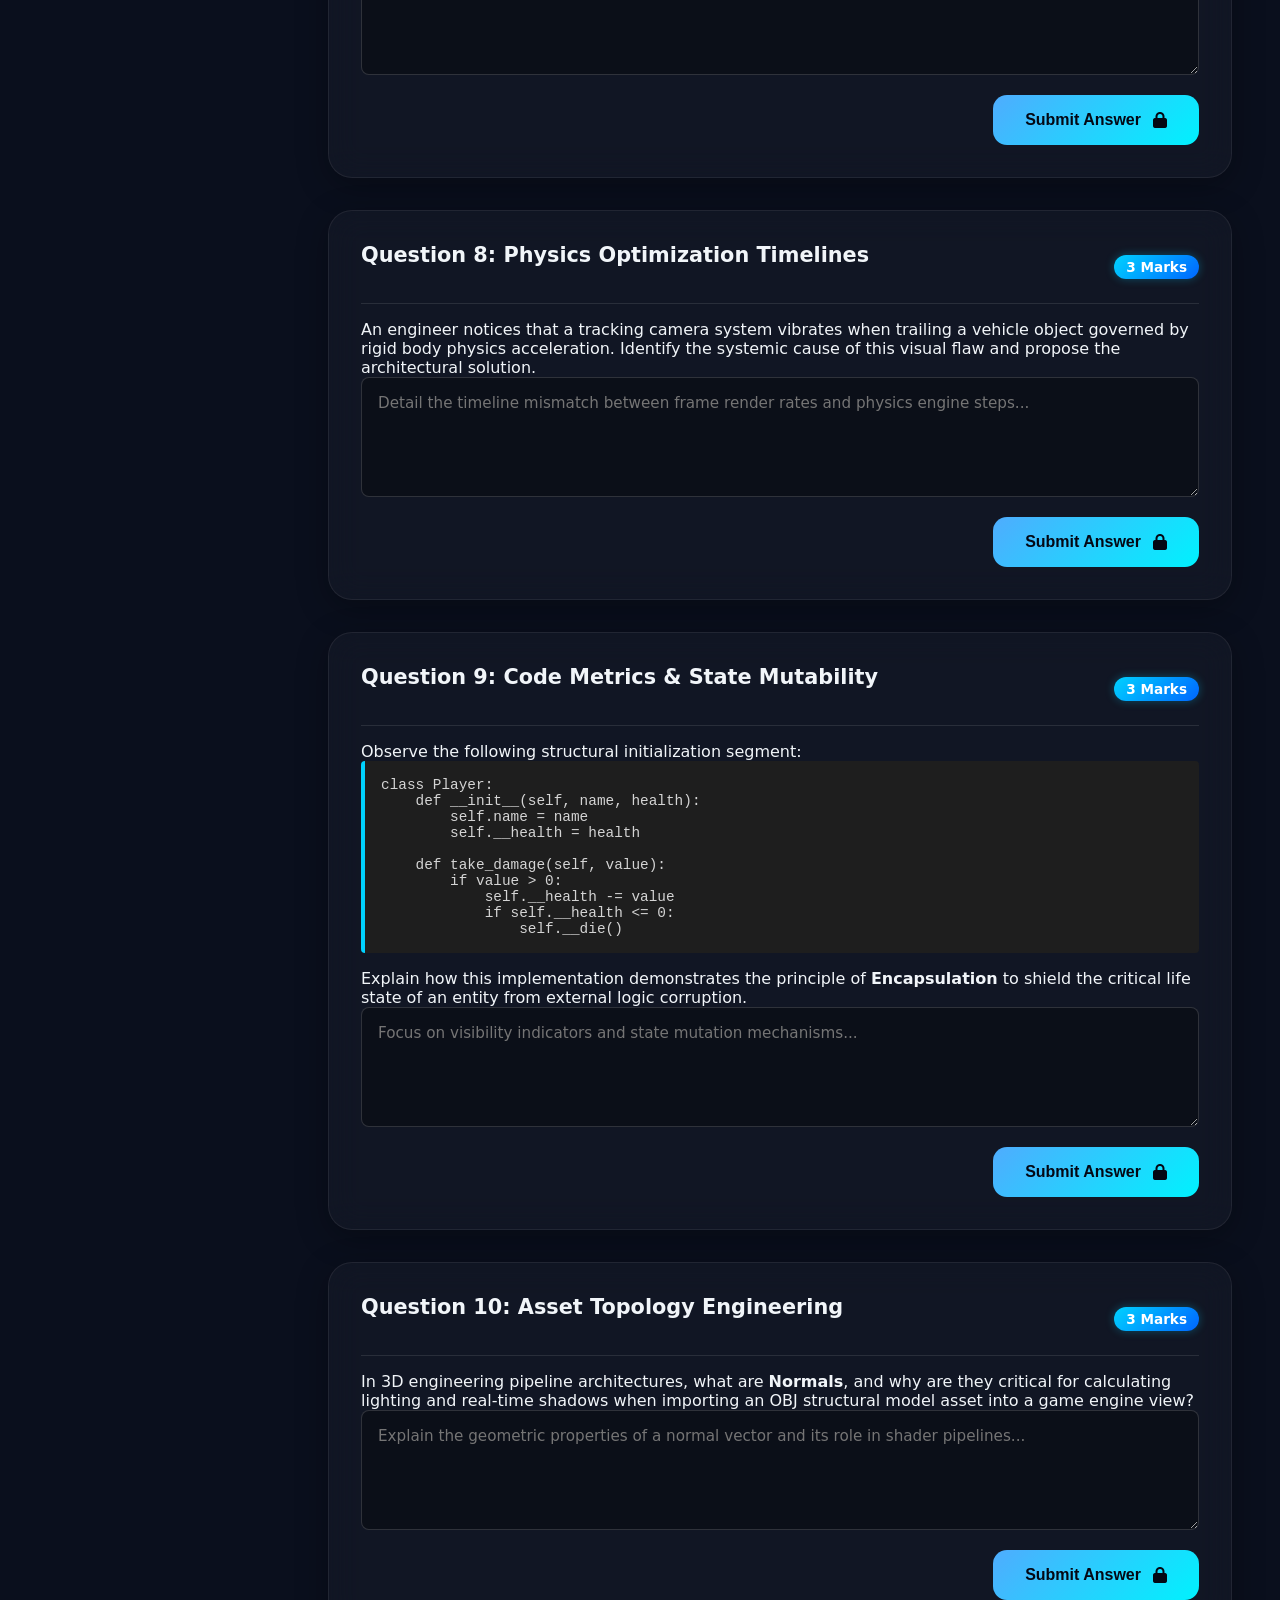
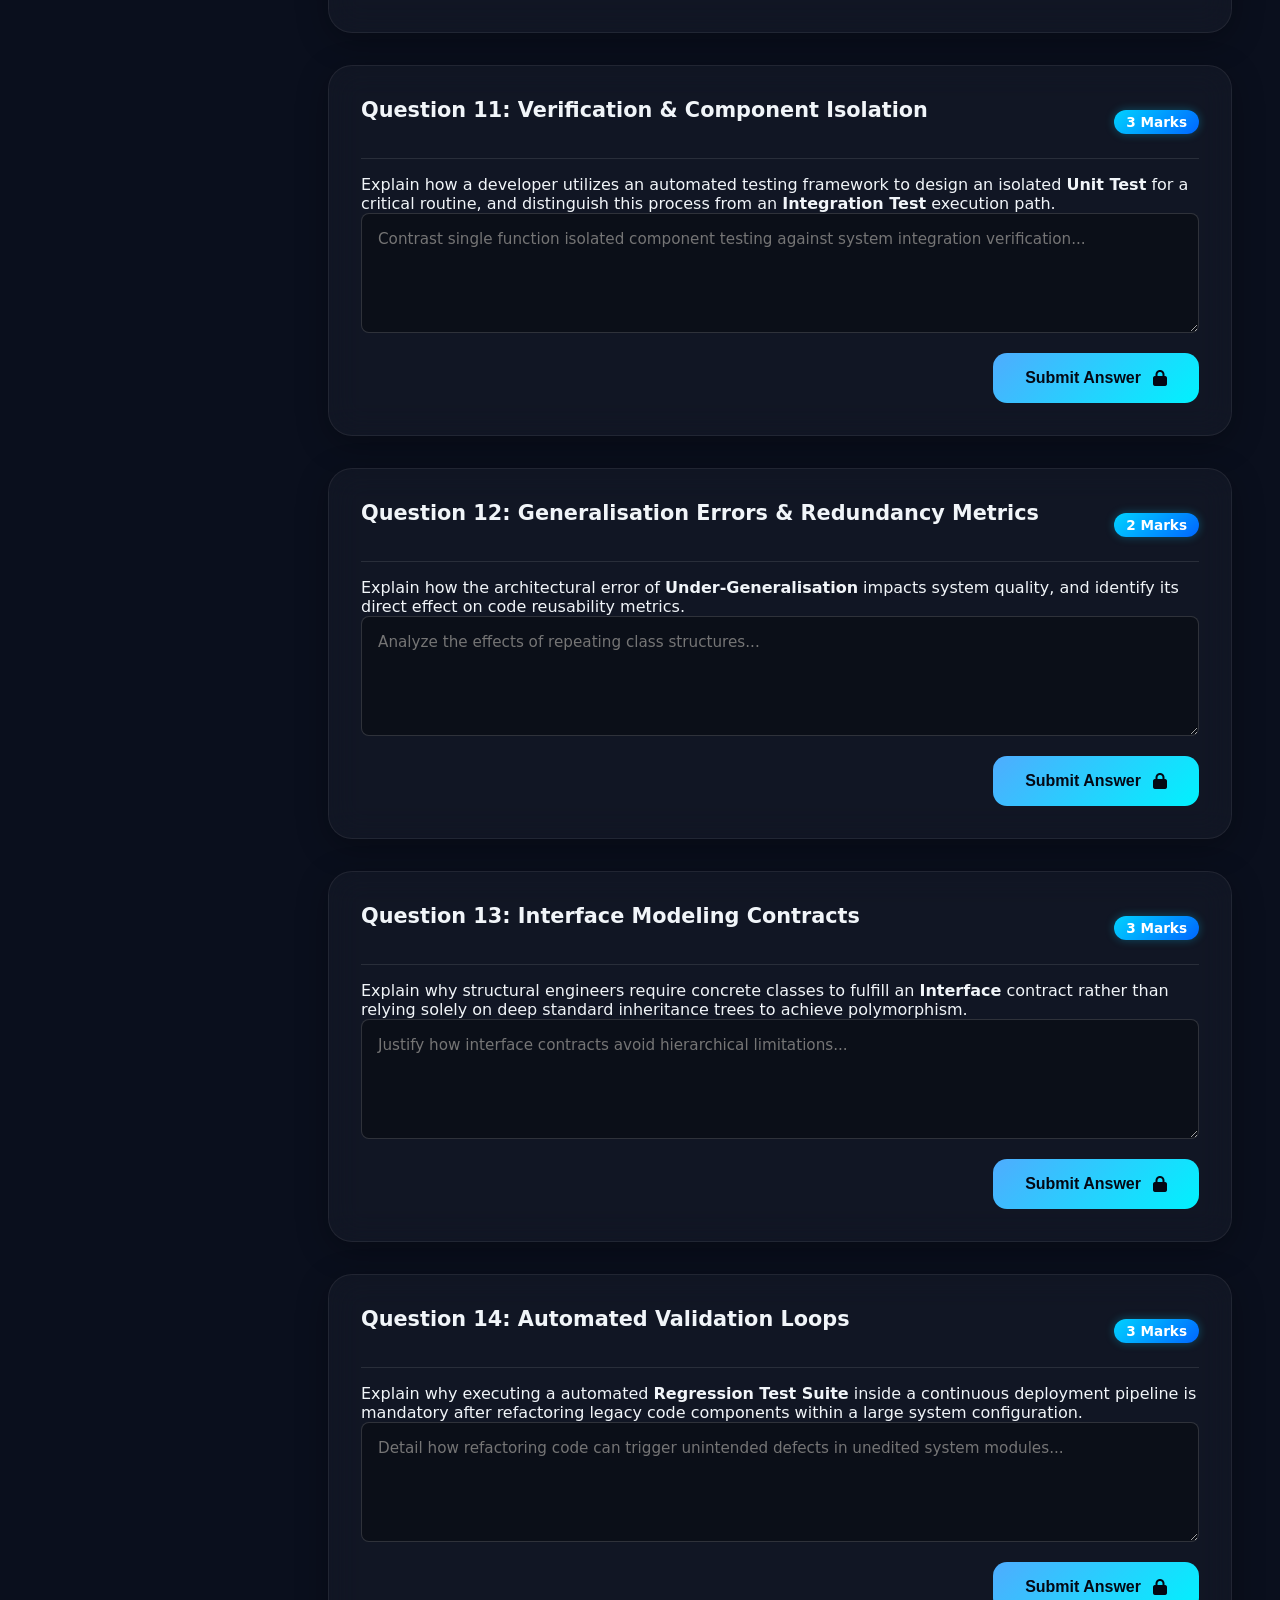
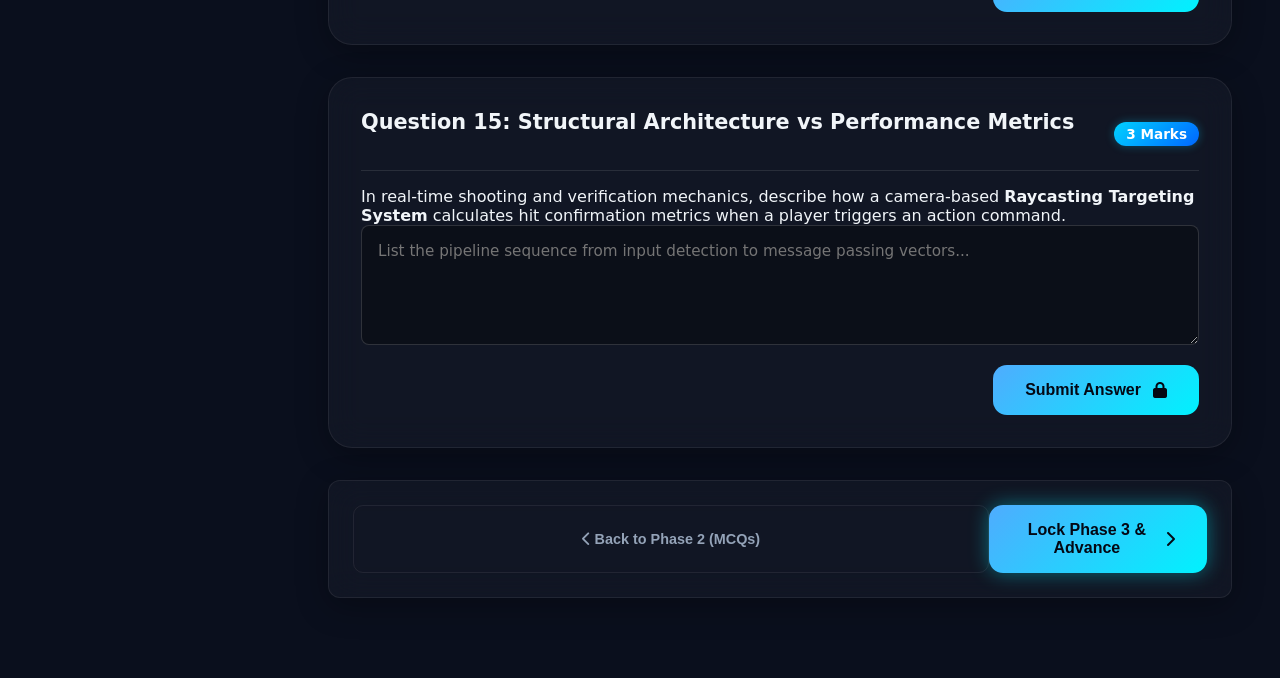
<file: saq.html>
<!DOCTYPE html>
<html lang="en-GB">
<head>
    <meta charset="UTF-8">
    <meta name="viewport" content="width=device-width, initial-scale=1.0">
    <title>Phase 3: Architectural Short Answer Questions</title>
    <link rel="stylesheet" href="styles.css">
    <link rel="stylesheet" href="https://cdnjs.cloudflare.com/ajax/libs/font-awesome/6.4.0/css/all.min.css">
    <style>
        /* Embedded architectural overrides to support the specialized self-check mechanism */
        .saq-card {
            margin-bottom: 2rem;
            transition: all 0.3s ease;
        }
        .saq-question-header {
            display: flex;
            justify-content: space-between;
            align-items: center;
            border-bottom: 1px solid rgba(255, 255, 255, 0.1);
            padding-bottom: 0.75rem;
            margin-bottom: 1rem;
        }
        .marks-badge {
            background: linear-gradient(135deg, var(--accent, #00d2ff), #0066ff);
            color: #fff;
            padding: 0.25rem 0.75rem;
            border-radius: 20px;
            font-size: 0.85rem;
            font-weight: 600;
            box-shadow: 0 0 10px rgba(0, 210, 255, 0.3);
        }
        .saq-input-area {
            width: 100%;
            min-height: 120px;
            background: rgba(0, 0, 0, 0.3);
            border: 1px solid rgba(255, 255, 255, 0.15);
            border-radius: 8px;
            color: #fff;
            padding: 1rem;
            font-family: inherit;
            font-size: 0.95rem;
            resize: vertical;
            transition: border-color 0.3s ease;
            margin-bottom: 1rem;
        }
        .saq-input-area:focus {
            outline: none;
            border-color: #00d2ff;
            box-shadow: 0 0 8px rgba(0, 210, 255, 0.2);
        }
        .saq-input-area:disabled {
            background: rgba(255, 255, 255, 0.05);
            color: #aaa;
            cursor: not-allowed;
        }
        .code-snippet-box {
            background: #1e1e1e;
            border-left: 4px solid #00d2ff;
            padding: 1rem;
            border-radius: 4px;
            font-family: 'Courier New', Courier, monospace;
            font-size: 0.9rem;
            color: #d4d4d4;
            margin-bottom: 1rem;
            overflow-x: auto;
            white-space: pre;
        }
        .criteria-panel {
            background: rgba(255, 255, 255, 0.03);
            border-top: 2px dashed rgba(255, 255, 255, 0.1);
            margin-top: 1rem;
            padding-top: 1rem;
            display: none;
        }
        .criteria-panel.visible {
            display: block;
            animation: fadeIn 0.4s ease-in-out;
        }
        .rubric-list {
            list-style: none;
            padding-left: 0;
            margin: 1rem 0;
        }
        .rubric-list li {
            padding: 0.5rem;
            border-radius: 4px;
            margin-bottom: 0.5rem;
            background: rgba(255, 255, 255, 0.02);
            border-left: 3px solid #ffcc00;
        }
        .model-answer {
            background: rgba(0, 210, 255, 0.05);
            border: 1px solid rgba(0, 210, 255, 0.2);
            border-radius: 6px;
            padding: 1rem;
            margin-bottom: 1rem;
        }
        .scoring-control {
            display: flex;
            align-items: center;
            gap: 1rem;
            margin-top: 1rem;
            background: rgba(0, 0, 0, 0.2);
            padding: 0.75rem;
            border-radius: 6px;
        }
        .scoring-select {
            background: #2a2a2a;
            color: white;
            border: 1px solid rgba(255, 255, 255, 0.2);
            padding: 0.4rem 1rem;
            border-radius: 4px;
            cursor: pointer;
        }
        .action-row {
            display: flex;
            justify-content: flex-end;
            gap: 1rem;
        }
        .phase-navigation {
            display: flex;
            justify-content: space-between;
            margin-top: 2rem;
            padding: 1.5rem;
            background: rgba(255, 255, 255, 0.03);
            border-radius: 12px;
        }
        @keyframes fadeIn {
            from { opacity: 0; transform: translateY(5px); }
            to { opacity: 1; transform: translateY(0); }
        }
    </style>
</head>
<body>

    <nav class="sidebar">
        <div class="sidebar-brand">
            <i class="fa-solid fa-code-branch glowing-icon"></i>
            <span>SWE Engine</span>
        </div>
        <ul class="nav-links">
            <li><a href="index.html"><i class="fa-solid fa-house"></i> Dashboard</a></li>
            <li><a href="definitions.html"><i class="fa-solid fa-book"></i> 1. Definitions</a></li>
            <li><a href="mcq.html"><i class="fa-solid fa-list-check"></i> 2. MCQs</a></li>
            <li class="active"><a href="saq.html"><i class="fa-solid fa-pen-to-square"></i> 3. Short Answer</a></li>
            <li><a href="code.html"><i class="fa-solid fa-terminal"></i> 4. Code Practical</a></li>
            <li><a href="erd.html"><i class="fa-solid fa-diagram-project"></i> 5. Class & ERDs</a></li>
            <li><a href="test.html"><i class="fa-solid fa-vial"></i> 6. Testing Matrices</a></li>
        </ul>
        <div class="sidebar-footer">
            <button id="reset-btn" class="btn-secondary"><i class="fa-solid fa-rotate-right"></i> Reset Progress</button>
        </div>
    </nav>

    <main class="dashboard-container">
        
        <header class="glass-panel glowing-border header-panel">
            <h1>Phase 3: Architectural Short Answer Evaluation</h1>
            <p>Probing structural system choices, object interactions, testing limits, and code metrics. Answer each question contextually, lock your code string sequence, then self-evaluate against the formal NESA/Industry diagnostic rubrics below.</p>
            <div style="margin-top: 1rem; font-weight: bold; color: #00d2ff;">
                Current Session Score: <span id="running-score-display">0</span> / 42 Marks
            </div>
        </header>

        <form id="saq-examination-form" onsubmit="return false;">

            <section class="glass-panel saq-card" id="q1-container">
                <div class="saq-question-header">
                    <h2>Question 1: Structural Integrity & System Dependencies</h2>
                    <span class="marks-badge">3 Marks</span>
                </div>
                <p>Explain why favoriting structural composition over standard inheritance relationships prevents the <strong>Fragile Base Class Problem</strong> when modifying large-scale system components.</p>
                <textarea class="saq-input-area" id="q1-input" placeholder="Type your technical justification here... Use keywords like coupling, encapsulation, or interfaces."></textarea>
                
                <div class="action-row">
                    <button type="button" class="btn-primary" id="q1-submit" onclick="lockAndReveal(1)">Submit Answer <i class="fa-solid fa-lock"></i></button>
                </div>

                <div class="criteria-panel" id="q1-criteria">
                    <div class="model-answer">
                        <strong>Model Answer Blueprint:</strong> Inheritance creates tight coupling because a subclass depends directly on the base class's internal implementation details. If an engineer changes the base class, it can trigger cascading failures down the entire hierarchy. Composition replaces this with a weak association, where objects are combined modularly using predefined interfaces. This isolates modifications to a single module and protects system encapsulation.
                    </div>
                    <strong>NESA/Industry Marking Rubric:</strong>
                    <ul class="rubric-list">
                        <li><strong>3 Marks:</strong> Clearly explains how inheritance causes tight coupling and details how composition uses interfaces/modular components to eliminate cascading dependencies.</li>
                        <li><strong>2 Marks:</strong> Identifies that base class changes break child objects but provides only a general description of composition.</li>
                        <li><strong>1 Mark:</strong> Provides a basic definition of composition or inheritance without linking them to system fragility.</li>
                    </ul>
                    <div class="scoring-control">
                        <label for="q1-mark">Award Your Score:</label>
                        <select id="q1-mark" class="scoring-select" onchange="evaluateMark(1, 3)">
                            <option value="">Select Score...</option>
                            <option value="0">0 Marks</option>
                            <option value="1">1 Mark</option>
                            <option value="2">2 Marks</option>
                            <option value="3">3 Marks</option>
                        </select>
                    </div>
                </div>
            </section>

            <section class="glass-panel saq-card" id="q2-container">
                <div class="saq-question-header">
                    <h2>Question 2: Database Integrity vs Object Mapping</h2>
                    <span class="marks-badge">2 Marks</span>
                </div>
                <p>In data modeling, what is the architectural function of a <strong>Composite Key</strong> in an Entity-Relationship Diagram (ERD), and how does it prevent data redundancy within a junction table?</p>
                <textarea class="saq-input-area" id="q2-input" placeholder="Type your engineering analysis here..."></textarea>
                
                <div class="action-row">
                    <button type="button" class="btn-primary" id="q2-submit" onclick="lockAndReveal(2)">Submit Answer <i class="fa-solid fa-lock"></i></button>
                </div>

                <div class="criteria-panel" id="q2-criteria">
                    <div class="model-answer">
                        <strong>Model Answer Blueprint:</strong> A composite key combines two or more individual attributes (often separate Foreign Keys from a Many-to-Many relationship) to form a single, structurally unique Primary Key. It prevents redundancy by ensuring that the exact same combination of entities cannot be logged into the table more than once.
                    </div>
                    <strong>NESA/Industry Marking Rubric:</strong>
                    <ul class="rubric-list">
                        <li><strong>2 Marks:</strong> Outlines both components: defines a composite key as a combination of attributes and explains its role in preventing duplicate entity entries within a mapping table.</li>
                        <li><strong>1 Mark:</strong> Correctly defines a composite key but fails to explain how it prevents record duplication or redundancy.</li>
                    </ul>
                    <div class="scoring-control">
                        <label for="q2-mark">Award Your Score:</label>
                        <select id="q2-mark" class="scoring-select" onchange="evaluateMark(2, 2)">
                            <option value="">Select Score...</option>
                            <option value="0">0 Marks</option>
                            <option value="1">1 Mark</option>
                            <option value="2">2 Marks</option>
                        </select>
                    </div>
                </div>
            </section>

            <section class="glass-panel saq-card" id="q3-container">
                <div class="saq-question-header">
                    <h2>Question 3: Code Metrics & Interpretation</h2>
                    <span class="marks-badge">3 Marks</span>
                </div>
                <p>Analyze the following object-oriented code block:</p>
                <div class="code-snippet-box">class CombatEngine:
    def __init__(self):
        self.__modifier_pipeline_stack = []

    def process_attack_sequence(self, active_damage_payload):
        for modifier in self.__modifier_pipeline_stack:
            active_damage_payload = modifier.apply_modifier(active_damage_payload)
        return active_damage_payload</div>
                <p>Explain how this code relies on the principle of <strong>Polymorphism</strong> to execute diverse combat operations without rewriting the central <code>CombatEngine</code> framework.</p>
                <textarea class="saq-input-area" id="q3-input" placeholder="Analyze the looping instruction mechanism..."></textarea>
                
                <div class="action-row">
                    <button type="button" class="btn-primary" id="q3-submit" onclick="lockAndReveal(3)">Submit Answer <i class="fa-solid fa-lock"></i></button>
                </div>

                <div class="criteria-panel" id="q3-criteria">
                    <div class="model-answer">
                        <strong>Model Answer Blueprint:</strong> The loop inside `process_attack_sequence` treats all objects inside the pipeline list interchangeably as long as they implement the `apply_modifier` interface. This allows polymorphic diversity because one modifier might multiply damage (critical hit), while another subtracts values (shield absorb). The engine remains open for expansion but closed for modification since new mechanics can be added without altering engine code.
                    </div>
                    <strong>NESA/Industry Marking Rubric:</strong>
                    <ul class="rubric-list">
                        <li><strong>3 Marks:</strong> Expresses clearly that the engine calls a uniform method name on distinct object types, outlines how different modifier child classes process the data uniquely, and mentions code extensibility.</li>
                        <li><strong>2 Marks:</strong> Identifies that polymorphism allows different modifiers to be called but fails to articulate how this keeps the engine script decoupled from structural changes.</li>
                        <li><strong>1 Mark:</strong> Generalizes polymorphism as "many forms" without explicitly evaluating the provided python sequence.</li>
                    </ul>
                    <div class="scoring-control">
                        <label for="q3-mark">Award Your Score:</label>
                        <select id="q3-mark" class="scoring-select" onchange="evaluateMark(3, 3)">
                            <option value="">Select Score...</option>
                            <option value="0">0 Marks</option>
                            <option value="1">1 Mark</option>
                            <option value="2">2 Marks</option>
                            <option value="3">3 Marks</option>
                        </select>
                    </div>
                </div>
            </section>

            <section class="glass-panel saq-card" id="q4-container">
                <div class="saq-question-header">
                    <h2>Question 4: Structural Architecture vs Development Phase</h2>
                    <span class="marks-badge">2 Marks</span>
                </div>
                <p>Differentiate between the terms <strong>Generalisation</strong> and <strong>Inheritance</strong> with respect to the Software Development Lifecycle (SDLC).</p>
                <textarea class="saq-input-area" id="q4-input" placeholder="Contrast their lifecycle phases and roles..."></textarea>
                
                <div class="action-row">
                    <button type="button" class="btn-primary" id="q4-submit" onclick="lockAndReveal(4)">Submit Answer <i class="fa-solid fa-lock"></i></button>
                </div>

                <div class="criteria-panel" id="q4-criteria">
                    <div class="model-answer">
                        <strong>Model Answer Blueprint:</strong> Generalisation is a bottom-up design-phase tool where developers analyze specific entities to abstract their shared parameters into a common schema or superclass. Inheritance is the top-down implementation-phase mechanism where code reuse is executed in the IDE via programmatic constraints (e.g., child inheritance keywords or super links).
                    </div>
                    <strong>NESA/Industry Marking Rubric:</strong>
                    <ul class="rubric-list">
                        <li><strong>2 Marks:</strong> Identifies that Generalisation operates in the design phase as a concept, while Inheritance functions as a concrete coding mechanism during the implementation phase.</li>
                        <li><strong>1 Mark:</strong> Combines both terms as meaning the same thing or missing the clear distinction regarding the SDLC phases.</li>
                    </ul>
                    <div class="scoring-control">
                        <label for="q4-mark">Award Your Score:</label>
                        <select id="q4-mark" class="scoring-select" onchange="evaluateMark(4, 2)">
                            <option value="">Select Score...</option>
                            <option value="0">0 Marks</option>
                            <option value="1">1 Mark</option>
                            <option value="2">2 Marks</option>
                        </select>
                    </div>
                </div>
            </section>

            <section class="glass-panel saq-card" id="q5-container">
                <div class="saq-question-header">
                    <h2>Question 5: System Lifecycle & Lifecycle Optimization</h2>
                    <span class="marks-badge">3 Marks</span>
                </div>
                <p>In modern 3D Game Engines, explain the technical conditions that mandate placing runtime tracking camera movements inside a <strong>LateUpdate</strong> lifecycle loop rather than a standard frame-by-frame <strong>Update</strong> loop.</p>
                <textarea class="saq-input-area" id="q5-input" placeholder="Justify based on tracking operations, rendering timelines, or player physics..."></textarea>
                
                <div class="action-row">
                    <button type="button" class="btn-primary" id="q5-submit" onclick="lockAndReveal(5)">Submit Answer <i class="fa-solid fa-lock"></i></button>
                </div>

                <div class="criteria-panel" id="q5-criteria">
                    <div class="model-answer">
                        <strong>Model Answer Blueprint:</strong> Player translation and physical movement are calculated inside frame updates or physics update loops. If a script updates the camera's structural look-at vectors simultaneously inside the standard Update loop, the camera might execute its coordinate tracking before the character finishes moving. This results in positional lagging or visual camera jitter. LateUpdate resolves this by running exclusively after all standard updates finish processing.
                    </div>
                    <strong>NESA/Industry Marking Rubric:</strong>
                    <ul class="rubric-list">
                        <li><strong>3 Marks:</strong> Details the frame timing conflict (character moves first, camera calculates position), explicitly names camera jitter/lag, and defines LateUpdate's role as executing post-Update loops.</li>
                        <li><strong>2 Marks:</strong> States that LateUpdate stops tracking glitches but lacks a detailed breakdown of the internal frame processing sequence.</li>
                        <li><strong>1 Mark:</strong> Notes that LateUpdate handles cameras but provides no technical mechanics or explanation of frame synchronization.</li>
                    </ul>
                    <div class="scoring-control">
                        <label for="q5-mark">Award Your Score:</label>
                        <select id="q5-mark" class="scoring-select" onchange="evaluateMark(5, 3)">
                            <option value="">Select Score...</option>
                            <option value="0">0 Marks</option>
                            <option value="1">1 Mark</option>
                            <option value="2">2 Marks</option>
                            <option value="3">3 Marks</option>
                        </select>
                    </div>
                </div>
            </section>

            <section class="glass-panel saq-card" id="q6-container">
                <div class="saq-question-header">
                    <h2>Question 6: Encapsulation & Guard Clauses</h2>
                    <span class="marks-badge">3 Marks</span>
                </div>
                <p>Explain why forcing structural software systems to modify object parameters via explicit <strong>Setter Methods</strong> rather than public instance attributes preserves system integrity when processing invalid state data.</p>
                <textarea class="saq-input-area" id="q6-input" placeholder="Explain how setter logic intercepts faulty values..."></textarea>
                
                <div class="action-row">
                    <button type="button" class="btn-primary" id="q6-submit" onclick="lockAndReveal(6)">Submit Answer <i class="fa-solid fa-lock"></i></button>
                </div>

                <div class="criteria-panel" id="q6-criteria">
                    <div class="model-answer">
                        <strong>Model Answer Blueprint:</strong> Direct mutations to public instance parameters allow calling scripts to accidently inject corrupt, out-of-bounds, or malicious data (e.g., negative bank deposits). Setters hide the underlying variables under a private visibility tier and inject an intentional validation gate. If a value fails verification, conditional guards throw handling blocks or drop the operation early, protecting state consistency.
                    </div>
                    <strong>NESA/Industry Marking Rubric:</strong>
                    <ul class="rubric-list">
                        <li><strong>3 Marks:</strong> Identifies the vulnerability of public fields, describes setter logic as a validation boundary, and details how it blocks erroneous state updates.</li>
                        <li><strong>2 Marks:</strong> Mentions that setters filter bad values but omits descriptions of variable scopes or private data hiding.</li>
                        <li><strong>1 Mark:</strong> Generalizes setters as functions that assign code properties without mentioning data validation.</li>
                    </ul>
                    <div class="scoring-control">
                        <label for="q6-mark">Award Your Score:</label>
                        <select id="q6-mark" class="scoring-select" onchange="evaluateMark(6, 3)">
                            <option value="">Select Score...</option>
                            <option value="0">0 Marks</option>
                            <option value="1">1 Mark</option>
                            <option value="2">2 Marks</option>
                            <option value="3">3 Marks</option>
                        </select>
                    </div>
                </div>
            </section>

            <section class="glass-panel saq-card" id="q7-container">
                <div class="saq-question-header">
                    <h2>Question 7: Object Relationships & Lifecycle Dependencies</h2>
                    <span class="marks-badge">2 Marks</span>
                </div>
                <p>Contrast how the lifecycle of dependent child components is handled within a strict <strong>Composition</strong> relationship versus a weak <strong>Aggregation</strong> relationship.</p>
                <textarea class="saq-input-area" id="q7-input" placeholder="Analyze what happens to the child objects when the parent container dies..."></textarea>
                
                <div class="action-row">
                    <button type="button" class="btn-primary" id="q7-submit" onclick="lockAndReveal(7)">Submit Answer <i class="fa-solid fa-lock"></i></button>
                </div>

                <div class="criteria-panel" id="q7-criteria">
                    <div class="model-answer">
                        <strong>Model Answer Blueprint:</strong> In a composition relationship, the parent container exerts absolute ownership over the child parts. If the parent container object is purged from engine memory, the child parts are automatically destroyed too. In an aggregation relationship, ownership is weak; child components exist as external references and survive independently of the master framework container.
                    </div>
                    <strong>NESA/Industry Marking Rubric:</strong>
                    <ul class="rubric-list">
                        <li><strong>2 Marks:</strong> Explicitly highlights the lifecycle difference: composition means combined destruction, aggregation means structural independence.</li>
                        <li><strong>1 Mark:</strong> Confuses the terms or only explains one relationship's lifecycle dependency while ignoring the other.</li>
                    </ul>
                    <div class="scoring-control">
                        <label for="q7-mark">Award Your Score:</label>
                        <select id="q7-mark" class="scoring-select" onchange="evaluateMark(7, 2)">
                            <option value="">Select Score...</option>
                            <option value="0">0 Marks</option>
                            <option value="1">1 Mark</option>
                            <option value="2">2 Marks</option>
                        </select>
                    </div>
                </div>
            </section>

            <section class="glass-panel saq-card" id="q8-container">
                <div class="saq-question-header">
                    <h2>Question 8: Physics Optimization Timelines</h2>
                    <span class="marks-badge">3 Marks</span>
                </div>
                <p>An engineer notices that a tracking camera system vibrates when trailing a vehicle object governed by rigid body physics acceleration. Identify the systemic cause of this visual flaw and propose the architectural solution.</p>
                <textarea class="saq-input-area" id="q8-input" placeholder="Detail the timeline mismatch between frame render rates and physics engine steps..."></textarea>
                
                <div class="action-row">
                    <button type="button" class="btn-primary" id="q8-submit" onclick="lockAndReveal(8)">Submit Answer <i class="fa-solid fa-lock"></i></button>
                </div>

                <div class="criteria-panel" id="q8-criteria">
                    <div class="model-answer">
                        <strong>Model Answer Blueprint:</strong> Physics calculations (Rigidbodies) update on a fixed, discrete clock timeline to maintain numeric convergence stability. Standard rendering frames (Update loop) run at dynamic, variable time intervals. If camera look-at tracking calculations happen inside the variable Update routine, the vehicle's physics engine coordinate position will mismatch, creating visible jitter. The solution is migrating the tracking mechanics into the physics-synchronized `FixedUpdate` method.
                    </div>
                    <strong>NESA/Industry Marking Rubric:</strong>
                    <ul class="rubric-list">
                        <li><strong>3 Marks:</strong> Clearly explains the timeline mismatch between fixed physics intervals and variable frame render rates, and explicitly names `FixedUpdate` as the mandatory repair location.</li>
                        <li><strong>2 Marks:</strong> Identifies that physics tracking causes the glitch and that `FixedUpdate` repairs it, but provides a weak explanation of clock variations.</li>
                        <li><strong>1 Mark:</strong> Recommends `FixedUpdate` without explaining the root cause of the frame timeline variance.</li>
                    </ul>
                    <div class="scoring-control">
                        <label for="q8-mark">Award Your Score:</label>
                        <select id="q8-mark" class="scoring-select" onchange="evaluateMark(8, 3)">
                            <option value="">Select Score...</option>
                            <option value="0">0 Marks</option>
                            <option value="1">1 Mark</option>
                            <option value="2">2 Marks</option>
                            <option value="3">3 Marks</option>
                        </select>
                    </div>
                </div>
            </section>

            <section class="glass-panel saq-card" id="q9-container">
                <div class="saq-question-header">
                    <h2>Question 9: Code Metrics & State Mutability</h2>
                    <span class="marks-badge">3 Marks</span>
                </div>
                <p>Observe the following structural initialization segment:</p>
                <div class="code-snippet-box">class Player:
    def __init__(self, name, health):
        self.name = name
        self.__health = health
        
    def take_damage(self, value):
        if value > 0:
            self.__health -= value
            if self.__health &lt;= 0:
                self.__die()</div>
                <p>Explain how this implementation demonstrates the principle of <strong>Encapsulation</strong> to shield the critical life state of an entity from external logic corruption.</p>
                <textarea class="saq-input-area" id="q9-input" placeholder="Focus on visibility indicators and state mutation mechanisms..."></textarea>
                
                <div class="action-row">
                    <button type="button" class="btn-primary" id="q9-submit" onclick="lockAndReveal(9)">Submit Answer <i class="fa-solid fa-lock"></i></button>
                </div>

                <div class="criteria-panel" id="q9-criteria">
                    <div class="model-answer">
                        <strong>Model Answer Blueprint:</strong> The `__health` attribute uses double underscores, setting it to a private visibility tier. This triggers Python name mangling, preventing external systems from making direct structural modifications. Outside objects cannot execute arbitrary mutations like `player.health = -500`. To modify health, scripts must invoke `take_damage()`, which forces validation constraints (guarding against negative inputs) and handles death lifecycle transitions safely.
                    </div>
                    <strong>NESA/Industry Marking Rubric:</strong>
                    <ul class="rubric-list">
                        <li><strong>3 Marks:</strong> Identifies double underscores as private visibility markers, explains that external systems are blocked from direct access, and details how the `take_damage` validation script safeguards entity state transitions.</li>
                        <li><strong>2 Marks:</strong> Identifies that health is hidden but provides only a partial analysis of the validation method's protective guard rails.</li>
                        <li><strong>1 Mark:</strong> Notes that the double underscore hides data but fails to link it to validation rules or overall system encapsulation.</li>
                    </ul>
                    <div class="scoring-control">
                        <label for="q10-mark">Award Your Score:</label>
                        <select id="q9-mark" class="scoring-select" onchange="evaluateMark(9, 3)">
                            <option value="">Select Score...</option>
                            <option value="0">0 Marks</option>
                            <option value="1">1 Mark</option>
                            <option value="2">2 Marks</option>
                            <option value="3">3 Marks</option>
                        </select>
                    </div>
                </div>
            </section>

            <section class="glass-panel saq-card" id="q10-container">
                <div class="saq-question-header">
                    <h2>Question 10: Asset Topology Engineering</h2>
                    <span class="marks-badge">3 Marks</span>
                </div>
                <p>In 3D engineering pipeline architectures, what are <strong>Normals</strong>, and why are they critical for calculating lighting and real-time shadows when importing an OBJ structural model asset into a game engine view?</p>
                <textarea class="saq-input-area" id="q10-input" placeholder="Explain the geometric properties of a normal vector and its role in shader pipelines..."></textarea>
                
                <div class="action-row">
                    <button type="button" class="btn-primary" id="q10-submit" onclick="lockAndReveal(10)">Submit Answer <i class="fa-solid fa-lock"></i></button>
                </div>

                <div class="criteria-panel" id="q10-criteria">
                    <div class="model-answer">
                        <strong>Model Answer Blueprint:</strong> Normals are directional vectors that project perfectly perpendicular (90 degrees) from the surface orientation plane of a geometric polygon face or vertex. Light computation systems compare normal angles against real-time directional light calculations to determine how light beams hit the surface. This data dictates whether a polygon is rendered with a highlight, a shade tint, or a shadow projection.
                    </div>
                    <strong>NESA/Industry Marking Rubric:</strong>
                    <ul class="rubric-list">
                        <li><strong>3 Marks:</strong> Defines a normal vector precisely as a perpendicular geometry vector and explains how lighting calculations compare light source paths against normal angles to render highlights and shadows.</li>
                        <li><strong>2 Marks:</strong> Mentions that normals point outward from polygon surfaces and help calculate illumination, but lacks precise vector terminology.</li>
                        <li><strong>1 Mark:</strong> States that normals are used for asset lighting but fails to explain their geometric definition or calculation function.</li>
                    </ul>
                    <div class="scoring-control">
                        <label for="q10-mark">Award Your Score:</label>
                        <select id="q10-mark" class="scoring-select" onchange="evaluateMark(10, 3)">
                            <option value="">Select Score...</option>
                            <option value="0">0 Marks</option>
                            <option value="1">1 Mark</option>
                            <option value="2">2 Marks</option>
                            <option value="3">3 Marks</option>
                        </select>
                    </div>
                </div>
            </section>

            <section class="glass-panel saq-card" id="q11-container">
                <div class="saq-question-header">
                    <h2>Question 11: Verification & Component Isolation</h2>
                    <span class="marks-badge">3 Marks</span>
                </div>
                <p>Explain how a developer utilizes an automated testing framework to design an isolated <strong>Unit Test</strong> for a critical routine, and distinguish this process from an <strong>Integration Test</strong> execution path.</p>
                <textarea class="saq-input-area" id="q11-input" placeholder="Contrast single function isolated component testing against system integration verification..."></textarea>
                
                <div class="action-row">
                    <button type="button" class="btn-primary" id="q11-submit" onclick="lockAndReveal(11)">Submit Answer <i class="fa-solid fa-lock"></i></button>
                </div>

                <div class="criteria-panel" id="q11-criteria">
                    <div class="model-answer">
                        <strong>Model Answer Blueprint:</strong> A unit test isolates an individual routine (e.g., a specific account balance operation) to verify that a given input produces the exact expected output, free of outside dependencies. An integration test validates the communication paths and message-passing protocols across multiple distinct classes working together to confirm that combined components interact correctly.
                    </div>
                    <strong>NESA/Industry Marking Rubric:</strong>
                    <ul class="rubric-list">
                        <li><strong>3 Marks:</strong> Explicitly defines unit testing as completely isolated validation of a single component and details integration testing as verifying multi-object message passing and interfaces.</li>
                        <li><strong>2 Marks:</strong> Identifies that unit testing validates single methods while integration tests combine modules, but lacks detail on isolation techniques or tracking.</li>
                        <li><strong>1 Mark:</strong> Notes general definitions for software tests without addressing isolation boundaries or interface connectivity.</li>
                    </ul>
                    <div class="scoring-control">
                        <label for="q11-mark">Award Your Score:</label>
                        <select id="q11-mark" class="scoring-select" onchange="evaluateMark(11, 3)">
                            <option value="">Select Score...</option>
                            <option value="0">0 Marks</option>
                            <option value="1">1 Mark</option>
                            <option value="2">2 Marks</option>
                            <option value="3">3 Marks</option>
                        </select>
                    </div>
                </div>
            </section>

            <section class="glass-panel saq-card" id="q12-container">
                <div class="saq-question-header">
                    <h2>Question 12: Generalisation Errors & Redundancy Metrics</h2>
                    <span class="marks-badge">2 Marks</span>
                </div>
                <p>Explain how the architectural error of <strong>Under-Generalisation</strong> impacts system quality, and identify its direct effect on code reusability metrics.</p>
                <textarea class="saq-input-area" id="q12-input" placeholder="Analyze the effects of repeating class structures..."></textarea>
                
                <div class="action-row">
                    <button type="button" class="btn-primary" id="q12-submit" onclick="lockAndReveal(12)">Submit Answer <i class="fa-solid fa-lock"></i></button>
                </div>

                <div class="criteria-panel" id="q12-criteria">
                    <div class="model-answer">
                        <strong>Model Answer Blueprint:</strong> Under-generalisation occurs when a developer fails to recognize shared behaviors among distinct classes, missing the opportunity to pull common parameters up into a unified superclass. This directly generates code duplication and high redundancy, forcing engineers to write, test, and maintain identical routines across multiple independent modules.
                    </div>
                    <strong>NESA/Industry Marking Rubric:</strong>
                    <ul class="rubric-list">
                        <li><strong>2 Marks:</strong> Connects under-generalisation directly to a failure to create a superclass and explains how the resulting code duplication damages long-term system maintainability.</li>
                        <li><strong>1 Mark:</strong> Defines under-generalisation generally as "not abstracting enough" but fails to outline its impact on code redundancy or replication.</li>
                    </ul>
                    <div class="scoring-control">
                        <label for="q12-mark">Award Your Score:</label>
                        <select id="q12-mark" class="scoring-select" onchange="evaluateMark(12, 2)">
                            <option value="">Select Score...</option>
                            <option value="0">0 Marks</option>
                            <option value="1">1 Mark</option>
                            <option value="2">2 Marks</option>
                        </select>
                    </div>
                </div>
            </section>

            <section class="glass-panel saq-card" id="q13-container">
                <div class="saq-question-header">
                    <h2>Question 13: Interface Modeling Contracts</h2>
                    <span class="marks-badge">3 Marks</span>
                </div>
                <p>Explain why structural engineers require concrete classes to fulfill an <strong>Interface</strong> contract rather than relying solely on deep standard inheritance trees to achieve polymorphism.</p>
                <textarea class="saq-input-area" id="q13-input" placeholder="Justify how interface contracts avoid hierarchical limitations..."></textarea>
                
                <div class="action-row">
                    <button type="button" class="btn-primary" id="q13-submit" onclick="lockAndReveal(13)">Submit Answer <i class="fa-solid fa-lock"></i></button>
                </div>

                <div class="criteria-panel" id="q13-criteria">
                    <div class="model-answer">
                        <strong>Model Answer Blueprint:</strong> Deep inheritance trees build severe coupling structures and force children to inherit unnecessary state variables, creating fragile hierarchies. An interface sets up an explicit, state-free structural contract defining exactly what methods a class must implement without dictating how. This lets completely unrelated class hierarchies be used interchangeably, bypassing single-inheritance limits.
                    </div>
                    <strong>NESA/Industry Marking Rubric:</strong>
                    <ul class="rubric-list">
                        <li><strong>3 Marks:</strong> Details that inheritance introduces rigid coupling, defines an interface as a contract for methods without state, and explains how this allows unrelated systems to act interchangeably.</li>
                        <li><strong>2 Marks:</strong> Identifies that interfaces avoid deep inheritance trees but fails to explain the concept of state-free architectural design constraints.</li>
                        <li><strong>1 Mark:</strong> Outlines that interfaces mandate specific method names but fails to link them to decoupled polymorphism patterns.</li>
                    </ul>
                    <div class="scoring-control">
                        <label for="q13-mark">Award Your Score:</label>
                        <select id="q13-mark" class="scoring-select" onchange="evaluateMark(13, 3)">
                            <option value="">Select Score...</option>
                            <option value="0">0 Marks</option>
                            <option value="1">1 Mark</option>
                            <option value="2">2 Marks</option>
                            <option value="3">3 Marks</option>
                        </select>
                    </div>
                </div>
            </section>

            <section class="glass-panel saq-card" id="q14-container">
                <div class="saq-question-header">
                    <h2>Question 14: Automated Validation Loops</h2>
                    <span class="marks-badge">3 Marks</span>
                </div>
                <p>Explain why executing a automated <strong>Regression Test Suite</strong> inside a continuous deployment pipeline is mandatory after refactoring legacy code components within a large system configuration.</p>
                <textarea class="saq-input-area" id="q14-input" placeholder="Detail how refactoring code can trigger unintended defects in unedited system modules..."></textarea>
                
                <div class="action-row">
                    <button type="button" class="btn-primary" id="q14-submit" onclick="lockAndReveal(14)">Submit Answer <i class="fa-solid fa-lock"></i></button>
                </div>

                <div class="criteria-panel" id="q14-criteria">
                    <div class="model-answer">
                        <strong>Model Answer Blueprint:</strong> Refactoring sweeps modify underlying execution implementations to optimize performance without changing external interfaces. However, hidden dependencies can introduce unintended side effects in unedited system modules. A regression test re-runs old validation cases across the system to confirm that structural updates have not broken existing core features.
                    </div>
                    <strong>NESA/Industry Marking Rubric:</strong>
                    <ul class="rubric-list">
                        <li><strong>3 Marks:</strong> Defines regression testing as validating old functionality against new changes, defines refactoring, and explains how automated execution loops catch hidden defects early.</li>
                        <li><strong>2 Marks:</strong> States that regression suites ensure updates don't break old features, but lacks a detailed breakdown of refactoring risks or automation hooks.</li>
                        <li><strong>1 Mark:</strong> Notes that regression tests look for bugs after code changes without detailing the engineering rationale behind continuous pipeline validation.</li>
                    </ul>
                    <div class="scoring-control">
                        <label for="q14-mark">Award Your Score:</label>
                        <select id="q14-mark" class="scoring-select" onchange="evaluateMark(14, 3)">
                            <option value="">Select Score...</option>
                            <option value="0">0 Marks</option>
                            <option value="1">1 Mark</option>
                            <option value="2">2 Marks</option>
                            <option value="3">3 Marks</option>
                        </select>
                    </div>
                </div>
            </section>

            <section class="glass-panel saq-card" id="q15-container">
                <div class="saq-question-header">
                    <h2>Question 15: Structural Architecture vs Performance Metrics</h2>
                    <span class="marks-badge">3 Marks</span>
                </div>
                <p>In real-time shooting and verification mechanics, describe how a camera-based <strong>Raycasting Targeting System</strong> calculates hit confirmation metrics when a player triggers an action command.</p>
                <textarea class="saq-input-area" id="q15-input" placeholder="List the pipeline sequence from input detection to message passing vectors..."></textarea>
                
                <div class="action-row">
                    <button type="button" class="btn-primary" id="q15-submit" onclick="lockAndReveal(15)">Submit Answer <i class="fa-solid fa-lock"></i></button>
                </div>

                <div class="criteria-panel" id="q15-criteria">
                    <div class="model-answer">
                        <strong>Model Answer Blueprint:</strong> First, the system registers the user's action command input. It projects an invisible geometric vector ray straight forward from the camera's center coordinates. The physics system performs a mathematical intersection check against active object colliders within a set range. If a valid target is struck, the script extracts a reference data object and passes a message (invokes a damage method) directly to that target's script to update its internal state data.
                    </div>
                    <strong>NESA/Industry Marking Rubric:</strong>
                    <ul class="rubric-list">
                        <li><strong>3 Marks:</strong> Details the complete structural tracking sequence: vector ray generation from camera coordinates, physical intersection bounding box collision check, and inter-object message passing to update internal data.</li>
                        <li><strong>2 Marks:</strong> States that a straight ray shoots from the screen to detect hits and apply impact parameters, but omits specific details about physics checking or script message routines.</li>
                        <li><strong>1 Mark:</strong> Identifies raycasting as a point-and-shoot vector calculation without detailing the component steps or state changes.</li>
                    </ul>
                    <div class="scoring-control">
                        <label for="q15-mark">Award Your Score:</label>
                        <select id="q15-mark" class="scoring-select" onchange="evaluateMark(15, 3)">
                            <option value="">Select Score...</option>
                            <option value="0">0 Marks</option>
                            <option value="1">1 Mark</option>
                            <option value="2">2 Marks</option>
                            <option value="3">3 Marks</option>
                        </select>
                    </div>
                </div>
            </section>

            <div class="phase-navigation glass-panel">
                <button type="button" class="btn-secondary" onclick="window.location.href='mcq.html'"><i class="fa-solid fa-chevron-left"></i> Back to Phase 2 (MCQs)</button>
                <button type="button" class="btn-primary glowing-btn" id="finish-phase-btn" onclick="commitPhaseData()">Lock Phase 3 & Advance <i class="fa-solid fa-chevron-right"></i></button>
            </div>

        </form>
    </main>

    <script>
        // Track unique structural question records and individual mark contributions
        const questionScores = {};
        const maxAwardableMarks = 42;

        document.addEventListener('DOMContentLoaded', () => {
            // Check for existing tracking state configuration schema
            let examState = JSON.parse(localStorage.getItem('oop_exam_state'));
            if (!examState) {
                window.location.href = 'index.html';
                return;
            }
            
            // Initialise tracking map
            for(let i = 1; i <= 15; i++) {
                questionScores[i] = 0;
            }
            
            updateRunningTotalUI();
        });

        // Lock individual text field controls and show grading rubric elements
        function lockAndReveal(questionId) {
            const inputField = document.getElementById(`q${questionId}-input`);
            const submitBtn = document.getElementById(`q${questionId}-submit`);
            const criteriaPanel = document.getElementById(`q${questionId}-criteria`);

            if (inputField.value.trim() === "") {
                alert("The structural response area cannot be empty. Please input a technical analysis before submitting.");
                return;
            }

            // Freeze state to prevent modification during self-checking procedures
            inputField.disabled = true;
            submitBtn.disabled = true;
            submitBtn.innerHTML = `Locked <i class="fa-solid fa-lock-open"></i>`;
            
            // Reveal assessment parameters
            criteriaPanel.classList.add('visible');
        }

        // Process dropdown input assignments and refresh scores
        function evaluateMark(questionId, maxPossible) {
            const selectWidget = document.getElementById(`q${questionId}-mark`);
            const awardedVal = parseInt(selectWidget.value);

            if (!isNaN(awardedVal)) {
                questionScores[questionId] = awardedVal;
                updateRunningTotalUI();
            }
        }

        // Recalculate runtime aggregates and update UI text tracks
        function updateRunningTotalUI() {
            let total = 0;
            Object.keys(questionScores).forEach(q => {
                total += questionScores[q];
            });

            document.getElementById('running-score-display').textContent = total;
        }

        // Commit phase aggregates to LocalStorage matrix structure
        function commitPhaseData() {
            let aggregateScore = 0;
            let answeredAll = true;

            // Confirm validation integrity across all evaluation panels
            for (let i = 1; i <= 15; i++) {
                const selectWidget = document.getElementById(`q${i}-mark`);
                if (selectWidget.value === "") {
                    answeredAll = false;
                    break;
                }
                aggregateScore += questionScores[i];
            }

            if (!answeredAll) {
                alert("Assessment Protocol Violation: You must lock all 15 short answer responses and self-assign scores before advancing.");
                return;
            }

            // Pull tracking system master file
            let examState = JSON.parse(localStorage.getItem('oop_exam_state'));
            
            // Map score against dashboard total constraints (30 marks scale)
            const normalizedScore = Math.round((aggregateScore / maxAwardableMarks) * 30);
            
            examState.scores.saq.score = normalizedScore;
            examState.scores.saq.status = 'Completed';
            
            // Increment index tracking to unlock Phase 4 seamlessly
            if (examState.currentPhase === 3) {
                examState.currentPhase = 4;
            }

            localStorage.setItem('oop_exam_state', JSON.stringify(examState));
            
            alert(`Phase 3 Complete! Raw Score: ${aggregateScore}/${maxAwardableMarks}. Normalized value written to database: ${normalizedScore}/30.`);
            window.location.href = 'code.html';
        }

        // Standard global reset trigger integration
        document.getElementById('reset-btn').addEventListener('click', () => {
            if(confirm('Are you absolutely certain you want to purge your current structural progress across all modules? This action cannot be undone.')) {
                const defaultExamState = {
                    currentPhase: 1,
                    isCompleted: false,
                    scores: {
                        definitions: { score: 0, total: 30, status: 'Not Started' },
                        mcq: { score: 0, total: 30, status: 'Not Started' },
                        saq: { score: 0, total: 30, status: 'Not Started' },
                        code: { score: 0, total: 10, status: 'Not Started' },
                        erd: { score: 0, total: 10, status: 'Not Started' },
                        test: { score: 0, total: 15, status: 'Not Started' }
                    }
                };
                localStorage.setItem('oop_exam_state', JSON.stringify(defaultExamState));
                window.location.href = 'definitions.html';
            }
        });
    </script>
</body>
</html>
</file>
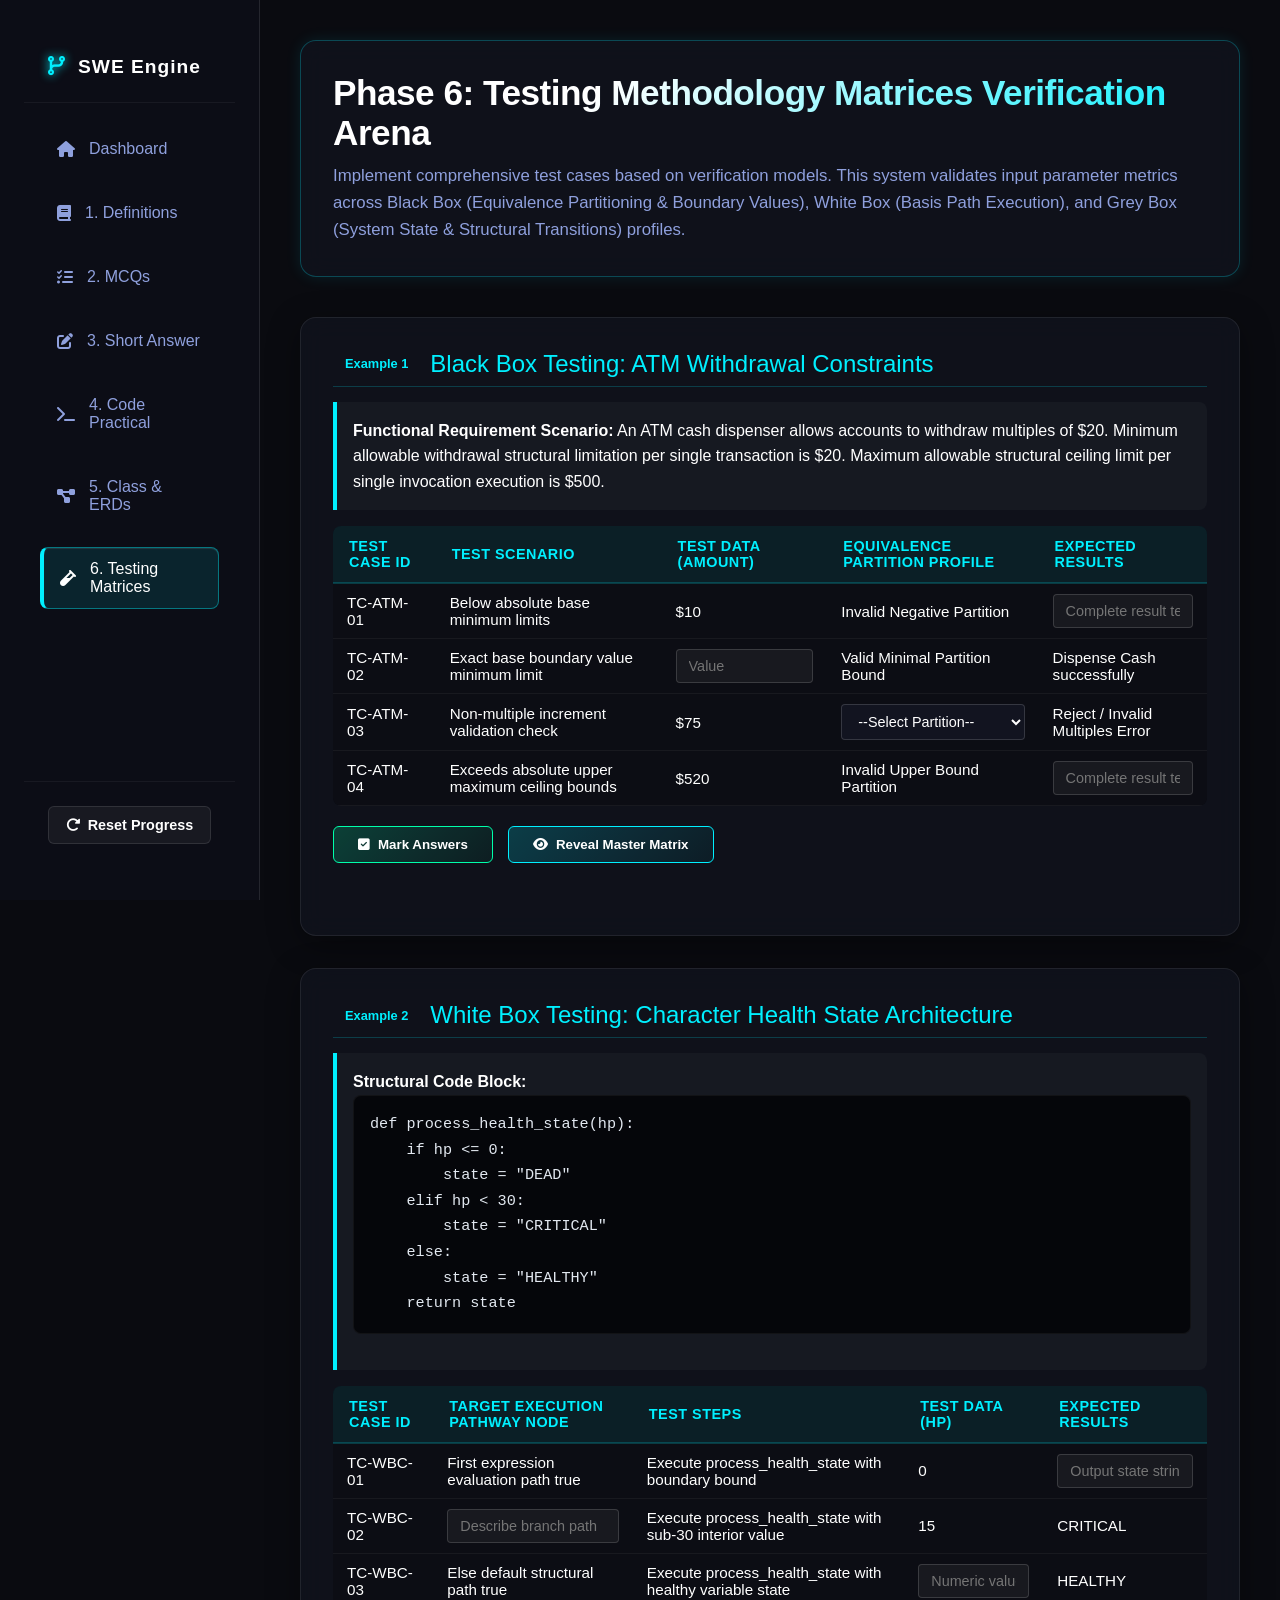
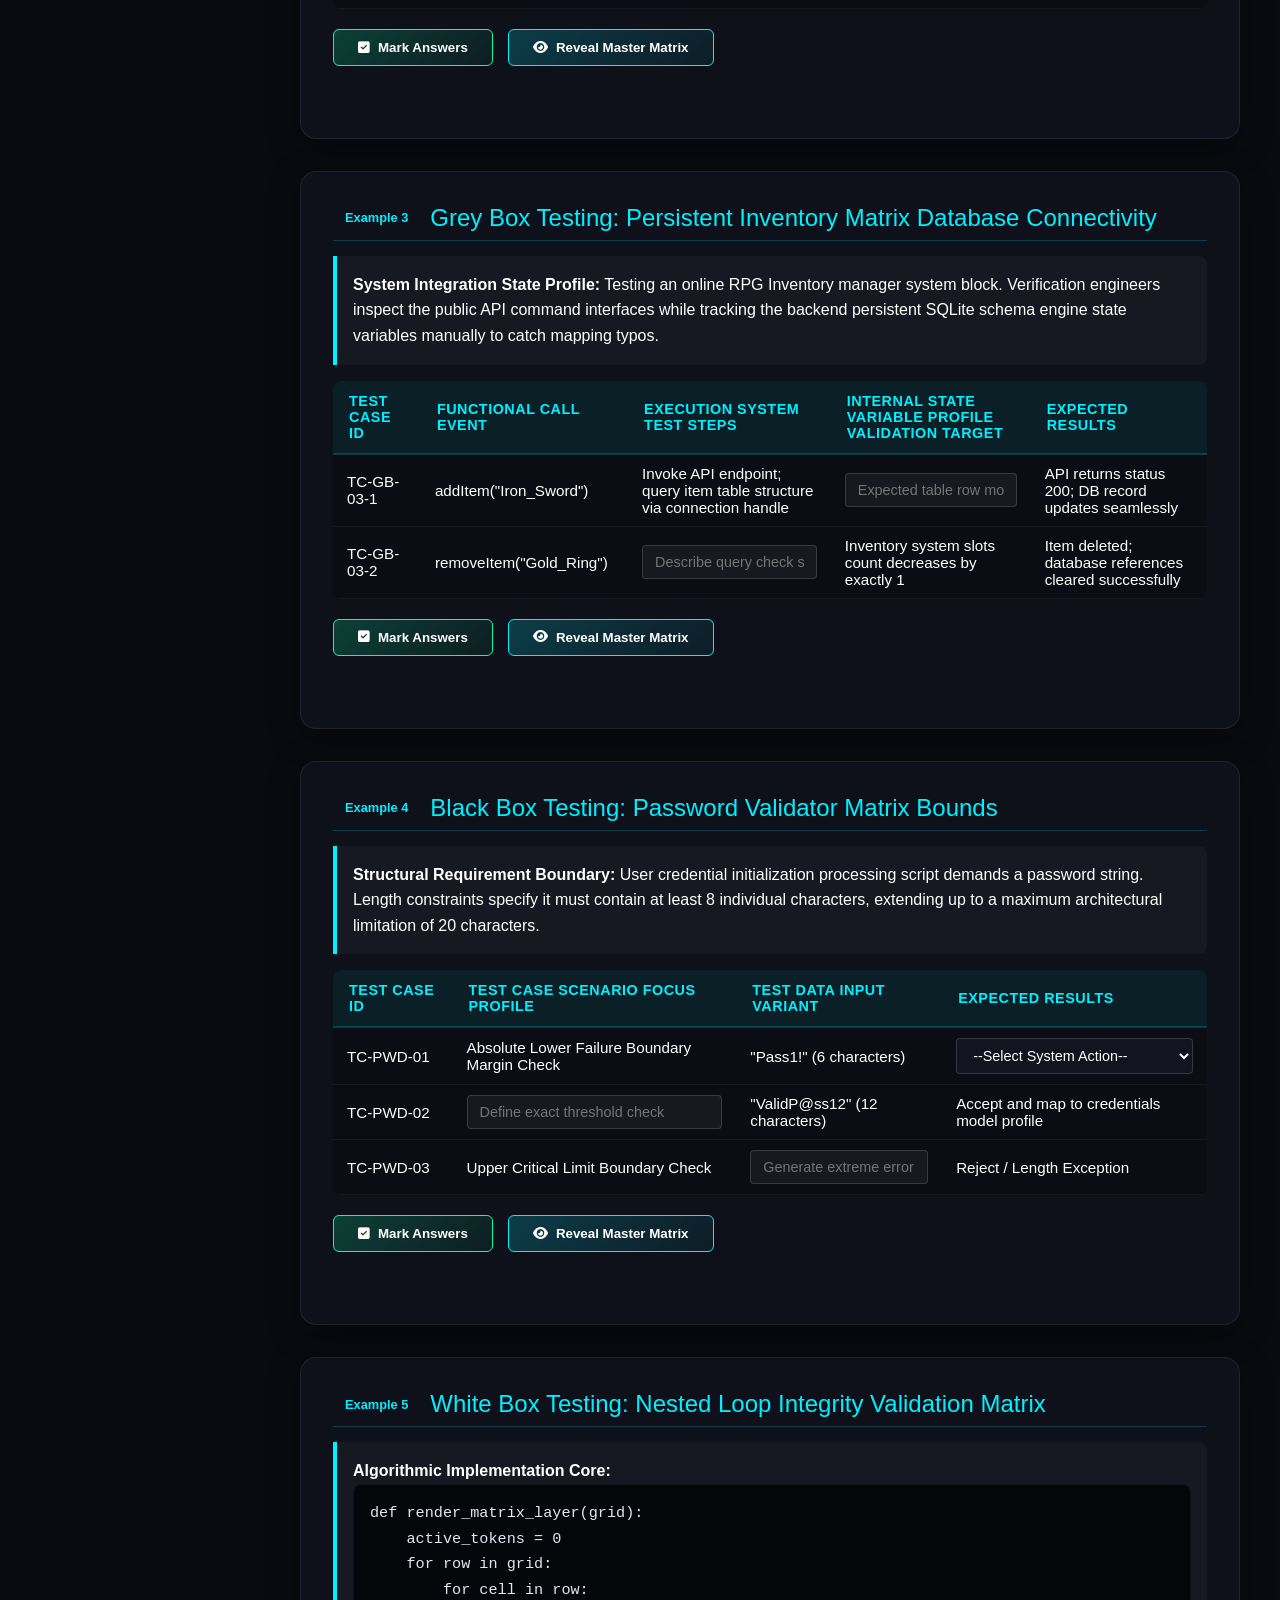
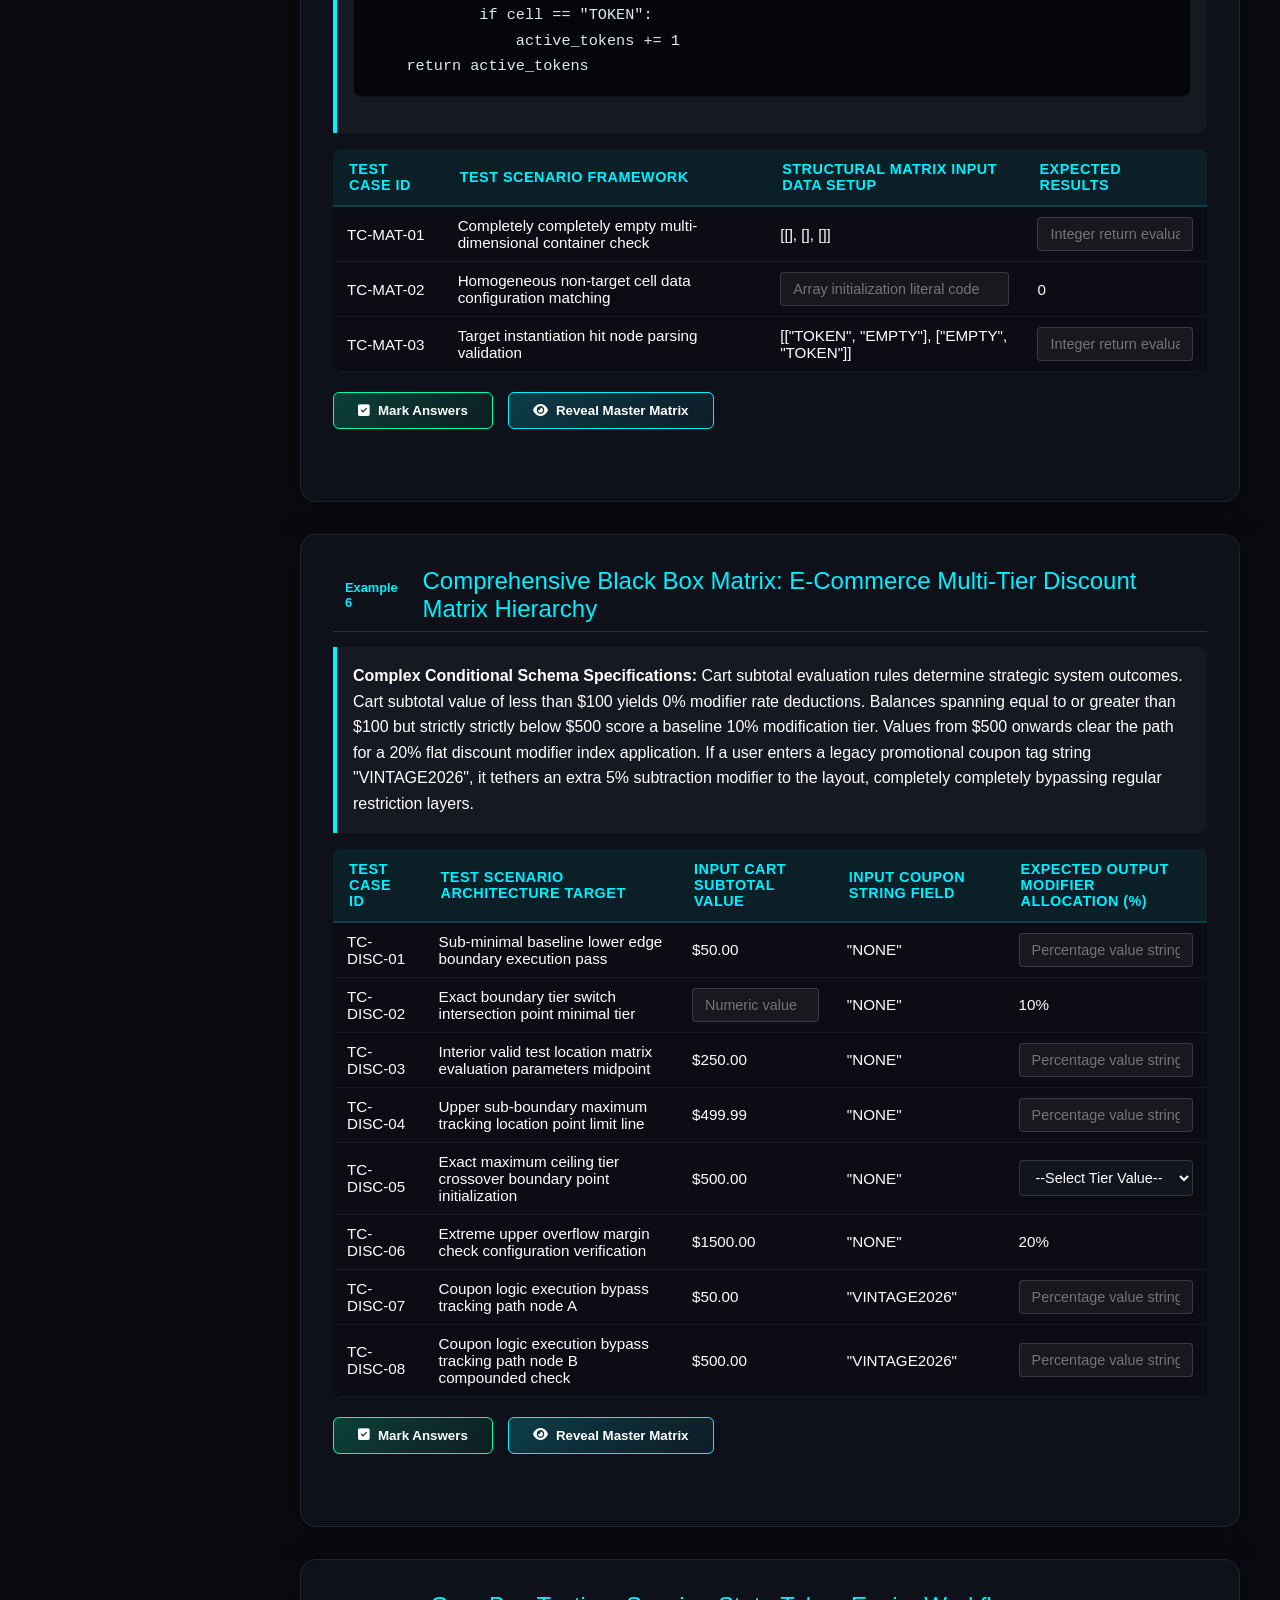
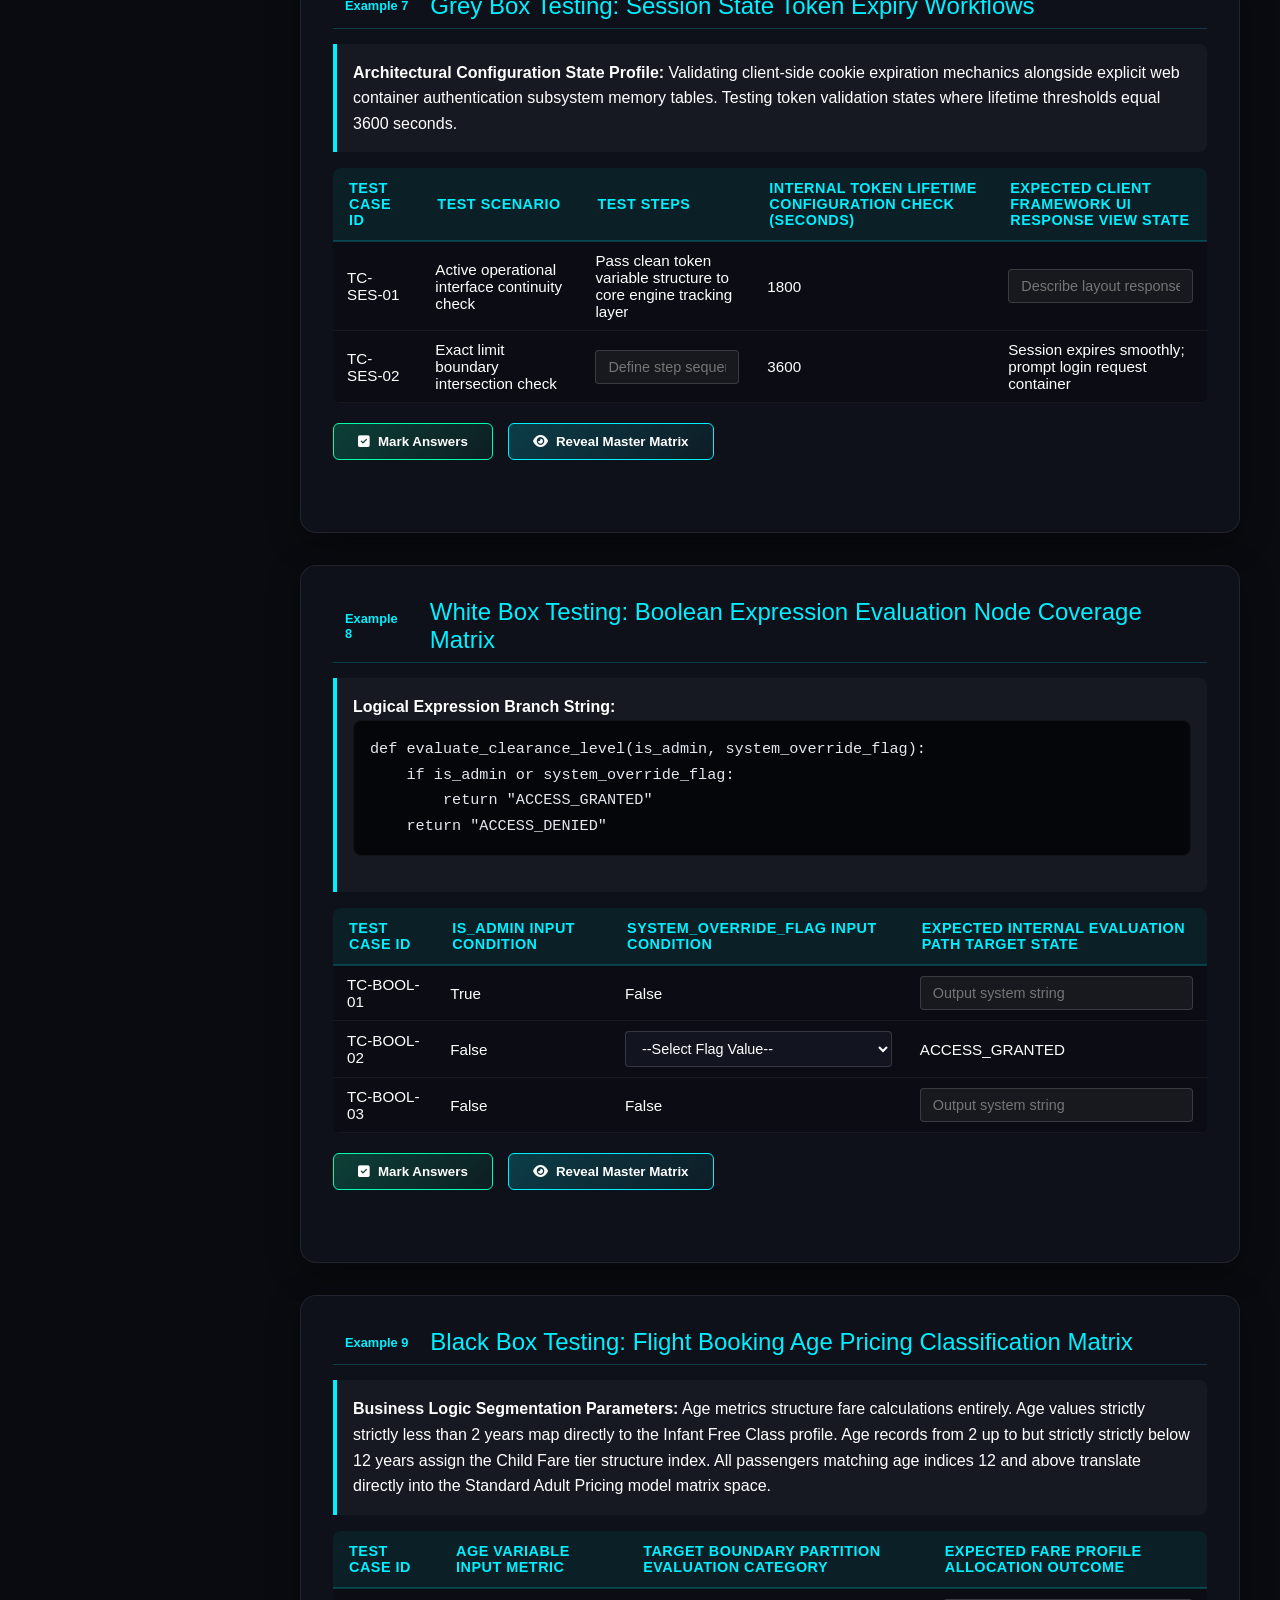
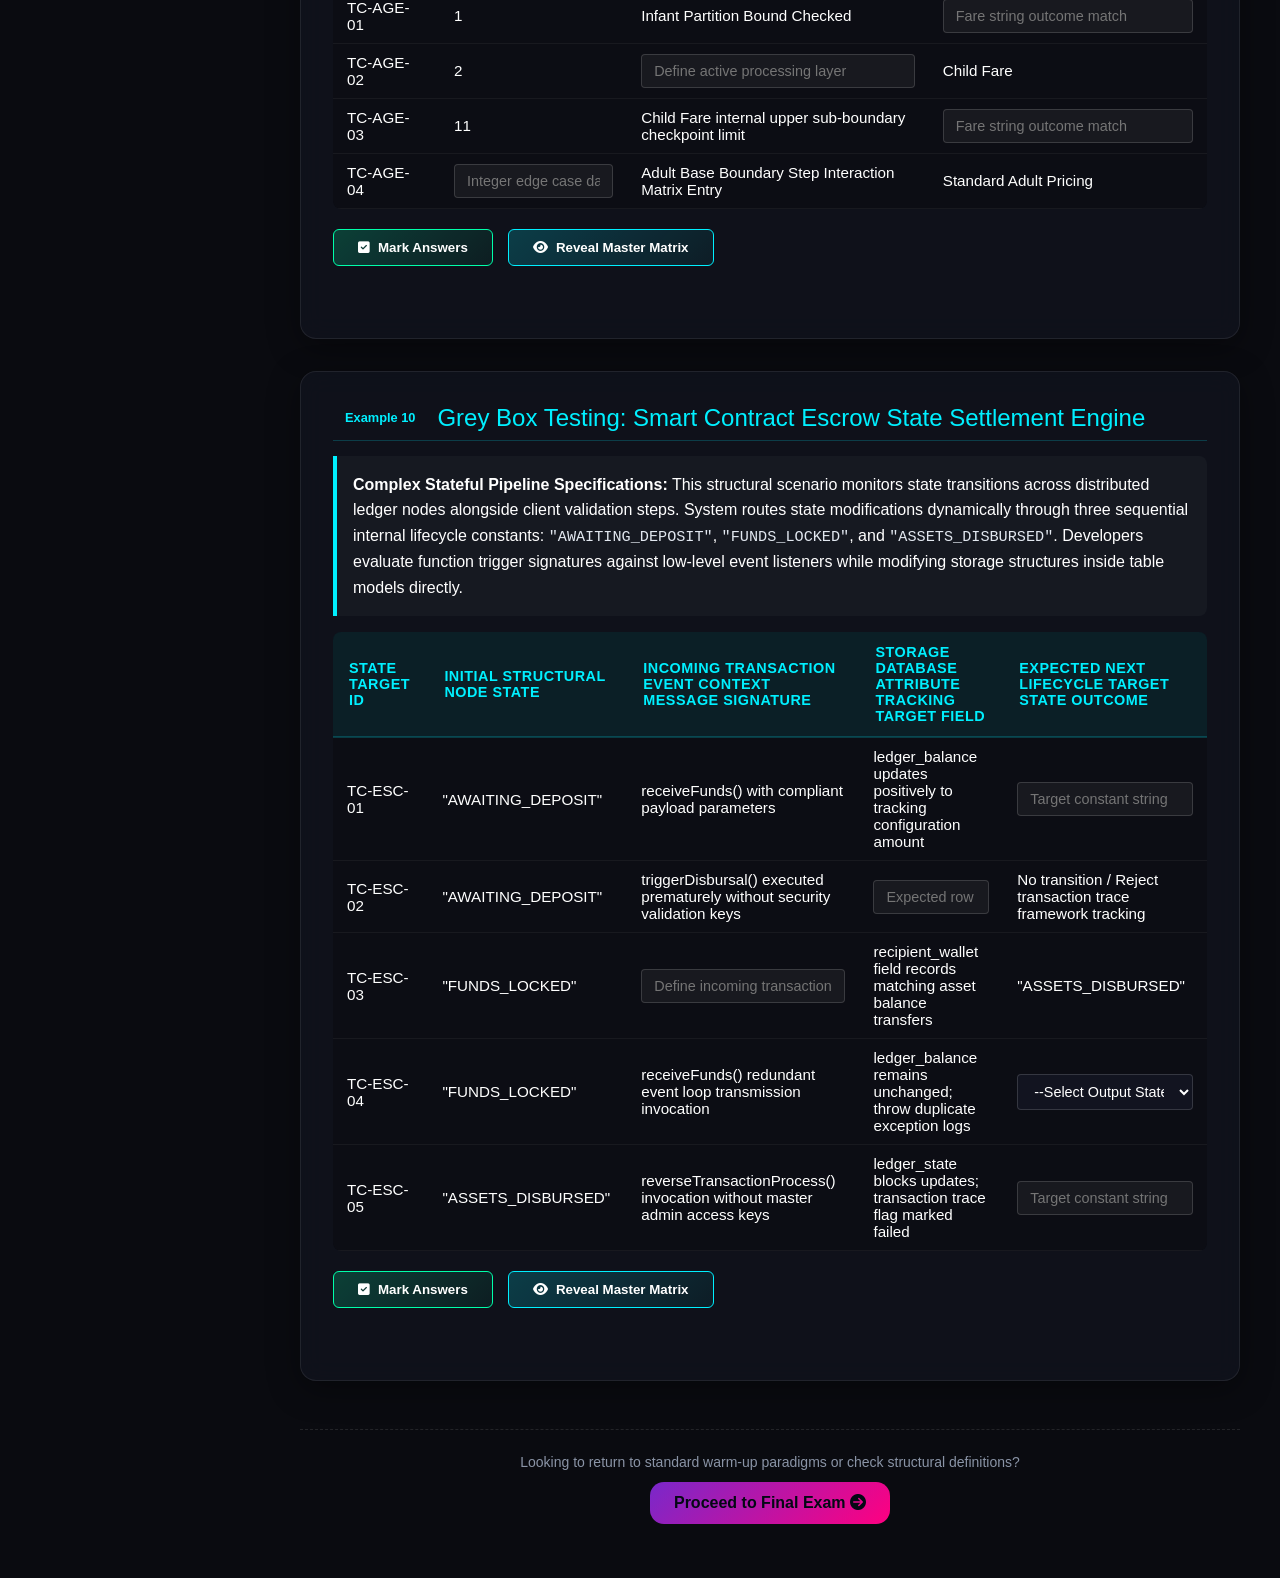
<file: test.html>
<!DOCTYPE html>
<html lang="en-GB">
<head>
    <meta charset="UTF-8">
    <meta name="viewport" content="width=device-width, initial-scale=1.0">
    <title>Phase 6: Testing Methodology Matrices - SWE Engine</title>
    <link rel="stylesheet" href="styles.css">
    <link rel="stylesheet" href="https://cdnjs.cloudflare.com/ajax/libs/font-awesome/6.4.0/css/all.min.css">
    <style>
        :root {
            --bg-dark: #0a0b10;
            --panel-bg: rgba(18, 20, 32, 0.7);
            --border-glow: rgba(0, 240, 255, 0.25);
            --text-neon: #00f0ff;
            --text-muted: #8fa0dd;
            --accent-green: #00ffaa;
            --accent-red: #ff3b30;
        }

        body {
            background-color: var(--bg-dark);
            color: #ffffff;
            font-family: 'Segoe UI', Tahoma, Geneva, Verdana, sans-serif;
            margin: 0;
            display: flex;
        }

        /* Fixed Sidebar Alignment matching index.html */
        .sidebar {
            width: 260px;
            background: rgba(13, 14, 24, 0.95);
            height: 100vh;
            position: fixed;
            top: 0;
            left: 0;
            border-right: 1px solid rgba(255, 255, 255, 0.1);
            display: flex;
            flex-direction: column;
            justify-content: space-between;
            z-index: 100;
        }
        .sidebar-brand {
            padding: 24px;
            display: flex;
            align-items: center;
            gap: 12px;
            font-size: 1.2rem;
            font-weight: 700;
            letter-spacing: 1px;
            color: #fff;
            border-bottom: 1px solid rgba(255, 255, 255, 0.05);
        }
        .glowing-icon {
            color: var(--text-neon);
            text-shadow: 0 0 10px var(--text-neon);
        }
        .nav-links {
            list-style: none;
            padding: 0;
            margin: 20px 0;
            flex-grow: 1;
        }
        .nav-links li {
            padding: 4px 16px;
        }
        .nav-links a {
            display: flex;
            align-items: center;
            gap: 14px;
            padding: 12px 16px;
            color: var(--text-muted);
            text-decoration: none;
            border-radius: 8px;
            font-weight: 500;
            transition: all 0.3s ease;
        }
        .nav-links li.active a, .nav-links a:hover {
            color: #fff;
            background: rgba(0, 240, 255, 0.1);
            border-left: 4px solid var(--text-neon);
        }
        .sidebar-footer {
            padding: 24px;
            border-top: 1px solid rgba(255, 255, 255, 0.05);
        }
        .btn-secondary {
            width: 100%;
            background: rgba(255, 255, 255, 0.05);
            color: #fff;
            border: 1px solid rgba(255, 255, 255, 0.1);
            padding: 10px;
            border-radius: 6px;
            cursor: pointer;
            display: flex;
            align-items: center;
            justify-content: center;
            gap: 8px;
        }

        /* Dashboard Container Adjustments */
        .dashboard-container {
            margin-left: 260px;
            padding: 40px;
            width: calc(100% - 260px);
            box-sizing: border-box;
            min-height: 100vh;
        }

        .glass-panel {
            background: var(--panel-bg);
            backdrop-filter: blur(12px);
            border-radius: 16px;
            border: 1px solid rgba(255, 255, 255, 0.08);
            padding: 32px;
            margin-bottom: 32px;
            box-shadow: 0 8px 32px 0 rgba(0, 0, 0, 0.37);
        }

        .glowing-border {
            border: 1px solid var(--border-glow);
            box-shadow: 0 0 15px rgba(0, 240, 255, 0.1);
        }

        .header-panel h1 {
            margin: 0 0 10px 0;
            font-size: 2.2rem;
            letter-spacing: -0.5px;
            background: linear-gradient(135deg, #fff 30%, var(--text-neon));
            -webkit-background-clip: text;
            -webkit-text-fill-color: transparent;
        }

        /* Scenario & Code Styles */
        .challenge-container {
            margin-top: 40px;
        }
        .challenge-title {
            font-size: 1.5rem;
            color: var(--text-neon);
            margin-bottom: 15px;
            display: flex;
            align-items: center;
            gap: 10px;
            border-bottom: 1px solid rgba(0, 240, 255, 0.2);
            padding-bottom: 8px;
        }
        .scenario-box {
            background: rgba(255, 255, 255, 0.03);
            border-left: 4px solid var(--text-neon);
            padding: 16px;
            border-radius: 0 8px 8px 0;
            margin-bottom: 16px;
            font-size: 1rem;
            line-height: 1.6;
        }
        pre {
            background: #05060a;
            border: 1px solid rgba(255, 255, 255, 0.05);
            padding: 16px;
            border-radius: 8px;
            overflow-x: auto;
            margin-bottom: 20px;
        }
        code {
            font-family: 'Consolas', 'Courier New', Courier, monospace;
            color: #e2e8f0;
            font-size: 0.95rem;
        }

        /* Interactive Matrix Tables */
        .matrix-table {
            width: 100%;
            border-collapse: collapse;
            margin-top: 15px;
            margin-bottom: 20px;
            background: rgba(10, 11, 16, 0.6);
            border-radius: 8px;
            overflow: hidden;
        }
        .matrix-table th {
            background: rgba(0, 240, 255, 0.08);
            color: var(--text-neon);
            text-align: left;
            padding: 12px 16px;
            font-size: 0.9rem;
            text-transform: uppercase;
            letter-spacing: 0.5px;
            border-bottom: 2px solid rgba(0, 240, 255, 0.2);
        }
        .matrix-table td {
            padding: 10px 14px;
            border-bottom: 1px solid rgba(255, 255, 255, 0.05);
            font-size: 0.95rem;
            vertical-align: middle;
        }
        .matrix-table tr:hover {
            background: rgba(255, 255, 255, 0.02);
        }

        /* Input Elements Inside Tables */
        .cell-input {
            width: 100%;
            background: rgba(255, 255, 255, 0.05);
            border: 1px solid rgba(255, 255, 255, 0.15);
            color: #ffffff;
            padding: 8px 12px;
            border-radius: 4px;
            box-sizing: border-box;
            font-family: inherit;
            font-size: 0.9rem;
            transition: all 0.2s ease;
        }
        .cell-input:focus {
            outline: none;
            border-color: var(--text-neon);
            box-shadow: 0 0 8px rgba(0, 240, 255, 0.2);
        }
        .cell-dropdown {
            width: 100%;
            background: #121420;
            border: 1px solid rgba(255, 255, 255, 0.15);
            color: #ffffff;
            padding: 8px 12px;
            border-radius: 4px;
            box-sizing: border-box;
            font-size: 0.9rem;
            cursor: pointer;
        }
        .cell-dropdown:focus {
            outline: none;
            border-color: var(--text-neon);
        }

        /* Solution and Control Buttons */
        .action-container {
            display: flex;
            gap: 15px;
            margin-top: 20px;
            margin-bottom: 40px;
        }
        .btn-action {
            background: linear-gradient(135deg, rgba(0, 240, 255, 0.2), rgba(0, 240, 255, 0.05));
            border: 1px solid var(--text-neon);
            color: #ffffff;
            padding: 10px 24px;
            border-radius: 6px;
            cursor: pointer;
            font-weight: 600;
            display: flex;
            align-items: center;
            gap: 8px;
            transition: all 0.3s ease;
        }
        .btn-action:hover {
            background: var(--text-neon);
            color: var(--bg-dark);
            box-shadow: 0 0 15px rgba(0, 240, 255, 0.4);
        }
        .btn-validate {
            border-color: var(--accent-green);
            background: linear-gradient(135deg, rgba(0, 255, 170, 0.2), rgba(0, 255, 170, 0.05));
        }
        .btn-validate:hover {
            background: var(--accent-green);
            color: var(--bg-dark);
            box-shadow: 0 0 15px rgba(0, 255, 170, 0.4);
        }

        /* Hidden Solution Container */
        .solution-panel {
            display: none;
            background: rgba(5, 30, 25, 0.6);
            border: 1px solid var(--accent-green);
            border-radius: 12px;
            padding: 24px;
            margin-top: 15px;
            animation: fadeIn 0.4s ease forwards;
        }
        .solution-panel h4 {
            margin: 0 0 12px 0;
            color: var(--accent-green);
            font-size: 1.1rem;
            display: flex;
            align-items: center;
            gap: 8px;
        }
        .solution-table {
            width: 100%;
            border-collapse: collapse;
            background: #081210;
            border-radius: 6px;
            overflow: hidden;
        }
        .solution-table th {
            background: rgba(0, 255, 170, 0.1);
            color: var(--accent-green);
            padding: 10px 14px;
            font-size: 0.85rem;
            text-align: left;
            border-bottom: 1px solid rgba(0, 255, 170, 0.3);
        }
        .solution-table td {
            padding: 10px 14px;
            border-bottom: 1px solid rgba(255, 255, 255, 0.05);
            font-size: 0.9rem;
            color: #e0f2fe;
        }

        .feedback-lbl {
            font-weight: bold;
            margin-top: 10px;
            display: inline-block;
        }
        .feedback-pass { color: var(--accent-green); }
        .feedback-fail { color: #ff9500; }

        @keyframes fadeIn {
            from { opacity: 0; transform: translateY(10px); }
            to { opacity: 1; transform: translateY(0); }
        }

        .extension-link-wrapper {
            margin-top: 48px;
            text-align: center;
            border-top: 1px dashed rgba(255, 255, 255, 0.1);
            padding-top: 24px;
        }
    </style>
</head>
<body>

    <nav class="sidebar">
        <div class="sidebar-brand">
            <i class="fa-solid fa-code-branch glowing-icon"></i>
            <span>SWE Engine</span>
        </div>
        <ul class="nav-links">
            <li><a href="index.html"><i class="fa-solid fa-house"></i> Dashboard</a></li>
            <li><a href="definitions.html"><i class="fa-solid fa-book"></i> 1. Definitions</a></li>
            <li><a href="mcq.html"><i class="fa-solid fa-list-check"></i> 2. MCQs</a></li>
            <li><a href="saq.html"><i class="fa-solid fa-pen-to-square"></i> 3. Short Answer</a></li>
            <li><a href="code.html"><i class="fa-solid fa-terminal"></i> 4. Code Practical</a></li>
            <li><a href="erd.html"><i class="fa-solid fa-diagram-project"></i> 5. Class & ERDs</a></li>
            <li class="active"><a href="test.html"><i class="fa-solid fa-vial"></i> 6. Testing Matrices</a></li>
        </ul>
        <div class="sidebar-footer">
            <button id="reset-btn" class="btn-secondary"><i class="fa-solid fa-rotate-right"></i> Reset Progress</button>
        </div>
    </nav>

    <main class="dashboard-container">
        
        <header class="glass-panel glowing-border header-panel">
            <h1>Phase 6: Testing Methodology Matrices Verification Arena</h1>
            <p>Implement comprehensive test cases based on verification models. This system validates input parameter metrics across Black Box (Equivalence Partitioning & Boundary Values), White Box (Basis Path Execution), and Grey Box (System State & Structural Transitions) profiles.</p>
        </header>

        <div id="testing-matrix-challenges" class="challenge-container">
            
            <div class="glass-panel" id="ch-1">
                <div class="challenge-title">
                    <span class="badge">Example 1</span>
                    <span>Black Box Testing: ATM Withdrawal Constraints</span>
                </div>
                <div class="scenario-box">
                    <strong>Functional Requirement Scenario:</strong> An ATM cash dispenser allows accounts to withdraw multiples of $20. Minimum allowable withdrawal structural limitation per single transaction is $20. Maximum allowable structural ceiling limit per single invocation execution is $500.
                </div>
                
                <table class="matrix-table" id="table-1">
                    <thead>
                        <tr>
                            <th>Test Case ID</th>
                            <th>Test Scenario</th>
                            <th>Test Data (Amount)</th>
                            <th>Equivalence Partition Profile</th>
                            <th>Expected Results</th>
                        </tr>
                    </thead>
                    <tbody>
                        <tr>
                            <td>TC-ATM-01</td>
                            <td>Below absolute base minimum limits</td>
                            <td>$10</td>
                            <td>Invalid Negative Partition</td>
                            <td><input type="text" class="cell-input" placeholder="Complete result text" data-ans="Reject / Error Message"></td>
                        </tr>
                        <tr>
                            <td>TC-ATM-02</td>
                            <td>Exact base boundary value minimum limit</td>
                            <td><input type="text" class="cell-input" placeholder="Value" data-ans="20"></td>
                            <td>Valid Minimal Partition Bound</td>
                            <td>Dispense Cash successfully</td>
                        </tr>
                        <tr>
                            <td>TC-ATM-03</td>
                            <td>Non-multiple increment validation check</td>
                            <td>$75</td>
                            <td><select class="cell-dropdown" data-ans="Invalid Modulo Partition"><option value="">--Select Partition--</option><option value="Valid Partition">Valid Partition</option><option value="Invalid Modulo Partition">Invalid Modulo Partition</option></select></td>
                            <td>Reject / Invalid Multiples Error</td>
                        </tr>
                        <tr>
                            <td>TC-ATM-04</td>
                            <td>Exceeds absolute upper maximum ceiling bounds</td>
                            <td>$520</td>
                            <td>Invalid Upper Bound Partition</td>
                            <td><input type="text" class="cell-input" placeholder="Complete result text" data-ans="Reject / Limit Exceeded"></td>
                        </tr>
                    </tbody>
                </table>

                <div class="action-container">
                    <button class="btn-action btn-validate" onclick="verifyMatrix(1)"><i class="fa-solid fa-square-check"></i> Mark Answers</button>
                    <button class="btn-action" onclick="toggleSolution(1)"><i class="fa-solid fa-eye"></i> Reveal Master Matrix</button>
                </div>

                <div class="solution-panel" id="sol-1">
                    <h4><i class="fa-solid fa-circle-check"></i> Verified Production Solution Map</h4>
                    <table class="solution-table">
                        <thead><tr><th>ID</th><th>Scenario</th><th>Data</th><th>Partition Profile</th><th>Expected Results</th></tr></thead>
                        <tbody>
                            <tr><td>TC-ATM-01</td><td>Below absolute base minimum limits</td><td>$10</td><td>Invalid Negative Partition</td><td>Reject / Error Message (Non-multiple or minimal check)</td></tr>
                            <tr><td>TC-ATM-02</td><td>Exact base boundary value minimum limit</td><td>$20</td><td>Valid Minimal Partition Bound</td><td>Dispense Cash successfully</td></tr>
                            <tr><td>TC-ATM-03</td><td>Non-multiple increment validation check</td><td>$75</td><td>Invalid Modulo Partition</td><td>Reject / Invalid Multiples Error</td></tr>
                            <tr><td>TC-ATM-04</td><td>Exceeds absolute upper maximum ceiling bounds</td><td>$520</td><td>Invalid Upper Bound Partition</td><td>Reject / Limit Exceeded</td></tr>
                        </tbody>
                    </table>
                </div>
            </div>

            <div class="glass-panel" id="ch-2">
                <div class="challenge-title">
                    <span class="badge">Example 2</span>
                    <span>White Box Testing: Character Health State Architecture</span>
                </div>
                <div class="scenario-box">
                    <strong>Structural Code Block:</strong>
<pre><code>def process_health_state(hp):
    if hp <= 0:
        state = "DEAD"
    elif hp < 30:
        state = "CRITICAL"
    else:
        state = "HEALTHY"
    return state</code></pre>
                </div>

                <table class="matrix-table" id="table-2">
                    <thead>
                        <tr>
                            <th>Test Case ID</th>
                            <th>Target Execution Pathway Node</th>
                            <th>Test Steps</th>
                            <th>Test Data (hp)</th>
                            <th>Expected Results</th>
                        </tr>
                    </thead>
                    <tbody>
                        <tr>
                            <td>TC-WBC-01</td>
                            <td>First expression evaluation path true</td>
                            <td>Execute process_health_state with boundary bound</td>
                            <td>0</td>
                            <td><input type="text" class="cell-input" placeholder="Output state string" data-ans="DEAD"></td>
                        </tr>
                        <tr>
                            <td>TC-WBC-02</td>
                            <td><input type="text" class="cell-input" placeholder="Describe branch path" data-ans="Elif expression check true"></td>
                            <td>Execute process_health_state with sub-30 interior value</td>
                            <td>15</td>
                            <td>CRITICAL</td>
                        </tr>
                        <tr>
                            <td>TC-WBC-03</td>
                            <td>Else default structural path true</td>
                            <td>Execute process_health_state with healthy variable state</td>
                            <td><input type="text" class="cell-input" placeholder="Numeric value" data-ans="50"></td>
                            <td>HEALTHY</td>
                        </tr>
                    </tbody>
                </table>

                <div class="action-container">
                    <button class="btn-action btn-validate" onclick="verifyMatrix(2)"><i class="fa-solid fa-square-check"></i> Mark Answers</button>
                    <button class="btn-action" onclick="toggleSolution(2)"><i class="fa-solid fa-eye"></i> Reveal Master Matrix</button>
                </div>

                <div class="solution-panel" id="sol-2">
                    <h4><i class="fa-solid fa-circle-check"></i> Verified Production Solution Map</h4>
                    <table class="solution-table">
                        <thead><tr><th>ID</th><th>Target Path Node</th><th>Steps</th><th>Data (hp)</th><th>Expected Results</th></tr></thead>
                        <tbody>
                            <tr><td>TC-WBC-01</td><td>First expression evaluation path true</td><td>Execute process_health_state with boundary bound</td><td>0</td><td>DEAD</td></tr>
                            <tr><td>TC-WBC-02</td><td>Elif expression check true</td><td>Execute process_health_state with sub-30 interior value</td><td>15</td><td>CRITICAL</td></tr>
                            <tr><td>TC-WBC-03</td><td>Else default structural path true</td><td>Execute process_health_state with healthy variable state</td><td>50 (Any value &ge; 30)</td><td>HEALTHY</td></tr>
                        </tbody>
                    </table>
                </div>
            </div>

            <div class="glass-panel" id="ch-3">
                <div class="challenge-title">
                    <span class="badge">Example 3</span>
                    <span>Grey Box Testing: Persistent Inventory Matrix Database Connectivity</span>
                </div>
                <div class="scenario-box">
                    <strong>System Integration State Profile:</strong> Testing an online RPG Inventory manager system block. Verification engineers inspect the public API command interfaces while tracking the backend persistent SQLite schema engine state variables manually to catch mapping typos.
                </div>

                <table class="matrix-table" id="table-3">
                    <thead>
                        <tr>
                            <th>Test Case ID</th>
                            <th>Functional Call Event</th>
                            <th>Execution System Test Steps</th>
                            <th>Internal State Variable Profile Validation Target</th>
                            <th>Expected Results</th>
                        </tr>
                    </thead>
                    <tbody>
                        <tr>
                            <td>TC-GB-03-1</td>
                            <td>addItem("Iron_Sword")</td>
                            <td>Invoke API endpoint; query item table structure via connection handle</td>
                            <td><input type="text" class="cell-input" placeholder="Expected table row modification field" data-ans="item_count incremented"></td>
                            <td>API returns status 200; DB record updates seamlessly</td>
                        </tr>
                        <tr>
                            <td>TC-GB-03-2</td>
                            <td>removeItem("Gold_Ring")</td>
                            <td><input type="text" class="cell-input" placeholder="Describe query check steps" data-ans="Invoke removal API; execute SELECT count on item entity"></td>
                            <td>Inventory system slots count decreases by exactly 1</td>
                            <td>Item deleted; database references cleared successfully</td>
                        </tr>
                    </tbody>
                </table>

                <div class="action-container">
                    <button class="btn-action btn-validate" onclick="verifyMatrix(3)"><i class="fa-solid fa-square-check"></i> Mark Answers</button>
                    <button class="btn-action" onclick="toggleSolution(3)"><i class="fa-solid fa-eye"></i> Reveal Master Matrix</button>
                </div>

                <div class="solution-panel" id="sol-3">
                    <h4><i class="fa-solid fa-circle-check"></i> Verified Production Solution Map</h4>
                    <table class="solution-table">
                        <thead><tr><th>ID</th><th>Functional Call Event</th><th>Execution Steps</th><th>Internal State Profile</th><th>Expected Results</th></tr></thead>
                        <tbody>
                            <tr><td>TC-GB-03-1</td><td>addItem("Iron_Sword")</td><td>Invoke API endpoint; query item table structure via connection handle</td><td>item_count incremented by 1 (or DB insert)</td><td>API returns status 200; DB record updates seamlessly</td></tr>
                            <tr><td>TC-GB-03-2</td><td>removeItem("Gold_Ring")</td><td>Invoke removal API; execute SELECT count on item entity</td><td>Inventory system slots count decreases by exactly 1</td><td>Item deleted; database references cleared successfully</td></tr>
                        </tbody>
                    </table>
                </div>
            </div>

            <div class="glass-panel" id="ch-4">
                <div class="challenge-title">
                    <span class="badge">Example 4</span>
                    <span>Black Box Testing: Password Validator Matrix Bounds</span>
                </div>
                <div class="scenario-box">
                    <strong>Structural Requirement Boundary:</strong> User credential initialization processing script demands a password string. Length constraints specify it must contain at least 8 individual characters, extending up to a maximum architectural limitation of 20 characters.
                </div>

                <table class="matrix-table" id="table-4">
                    <thead>
                        <tr>
                            <th>Test Case ID</th>
                            <th>Test Case Scenario Focus Profile</th>
                            <th>Test Data Input Variant</th>
                            <th>Expected Results</th>
                        </tr>
                    </thead>
                    <tbody>
                        <tr>
                            <td>TC-PWD-01</td>
                            <td>Absolute Lower Failure Boundary Margin Check</td>
                            <td>"Pass1!" (6 characters)</td>
                            <td><select class="cell-dropdown" data-ans="Reject / Length Exception"><option value="">--Select System Action--</option><option value="Accept / Complete Setup">Accept / Complete Setup</option><option value="Reject / Length Exception">Reject / Length Exception</option></select></td>
                        </tr>
                        <tr>
                            <td>TC-PWD-02</td>
                            <td><input type="text" class="cell-input" placeholder="Define exact threshold check" data-ans="Minimum Boundary Intersection Verification"></td>
                            <td>"ValidP@ss12" (12 characters)</td>
                            <td>Accept and map to credentials model profile</td>
                        </tr>
                        <tr>
                            <td>TC-PWD-03</td>
                            <td>Upper Critical Limit Boundary Check</td>
                            <td><input type="text" class="cell-input" placeholder="Generate extreme error data string" data-ans="SuperLongPasswordThatExceedsTheLimit"></td>
                            <td>Reject / Length Exception</td>
                        </tr>
                    </tbody>
                </table>

                <div class="action-container">
                    <button class="btn-action btn-validate" onclick="verifyMatrix(4)"><i class="fa-solid fa-square-check"></i> Mark Answers</button>
                    <button class="btn-action" onclick="toggleSolution(4)"><i class="fa-solid fa-eye"></i> Reveal Master Matrix</button>
                </div>

                <div class="solution-panel" id="sol-4">
                    <h4><i class="fa-solid fa-circle-check"></i> Verified Production Solution Map</h4>
                    <table class="solution-table">
                        <thead><tr><th>ID</th><th>Scenario Focus Profile</th><th>Data Input Variant</th><th>Expected Results</th></tr></thead>
                        <tbody>
                            <tr><td>TC-PWD-01</td><td>Absolute Lower Failure Boundary Margin Check</td><td>"Pass1!" (6 characters)</td><td>Reject / Length Exception</td></tr>
                            <tr><td>TC-PWD-02</td><td>Minimum Boundary Intersection Verification (Or Valid string check)</td><td>"ValidP@ss12" (12 characters)</td><td>Accept and map to credentials model profile</td></tr>
                            <tr><td>TC-PWD-03</td><td>Upper Critical Limit Boundary Check</td><td>A string exceeding 20 characters (e.g. "SuperLongPasswordThatExceedsTheLimit")</td><td>Reject / Length Exception</td></tr>
                        </tbody>
                    </table>
                </div>
            </div>

            <div class="glass-panel" id="ch-5">
                <div class="challenge-title">
                    <span class="badge">Example 5</span>
                    <span>White Box Testing: Nested Loop Integrity Validation Matrix</span>
                </div>
                <div class="scenario-box">
                    <strong>Algorithmic Implementation Core:</strong>
<pre><code>def render_matrix_layer(grid):
    active_tokens = 0
    for row in grid:
        for cell in row:
            if cell == "TOKEN":
                active_tokens += 1
    return active_tokens</code></pre>
                </div>

                <table class="matrix-table" id="table-5">
                    <thead>
                        <tr>
                            <th>Test Case ID</th>
                            <th>Test Scenario Framework</th>
                            <th>Structural Matrix Input Data Setup</th>
                            <th>Expected Results</th>
                        </tr>
                    </thead>
                    <tbody>
                        <tr>
                            <td>TC-MAT-01</td>
                            <td>Completely completely empty multi-dimensional container check</td>
                            <td>[[], [], []]</td>
                            <td><input type="text" class="cell-input" placeholder="Integer return evaluation" data-ans="0"></td>
                        </tr>
                        <tr>
                            <td>TC-MAT-02</td>
                            <td>Homogeneous non-target cell data configuration matching</td>
                            <td><input type="text" class="cell-input" placeholder="Array initialization literal code" data-ans='[["EMPTY", "EMPTY"], ["EMPTY"]]'></td>
                            <td>0</td>
                        </tr>
                        <tr>
                            <td>TC-MAT-03</td>
                            <td>Target instantiation hit node parsing validation</td>
                            <td>[["TOKEN", "EMPTY"], ["EMPTY", "TOKEN"]]</td>
                            <td><input type="text" class="cell-input" placeholder="Integer return evaluation" data-ans="2"></td>
                        </tr>
                    </tbody>
                </table>

                <div class="action-container">
                    <button class="btn-action btn-validate" onclick="verifyMatrix(5)"><i class="fa-solid fa-square-check"></i> Mark Answers</button>
                    <button class="btn-action" onclick="toggleSolution(5)"><i class="fa-solid fa-eye"></i> Reveal Master Matrix</button>
                </div>

                <div class="solution-panel" id="sol-5">
                    <h4><i class="fa-solid fa-circle-check"></i> Verified Production Solution Map</h4>
                    <table class="solution-table">
                        <thead><tr><th>ID</th><th>Scenario Framework</th><th>Matrix Input Data Setup</th><th>Expected Results</th></tr></thead>
                        <tbody>
                            <tr><td>TC-MAT-01</td><td>Completely completely empty multi-dimensional container check</td><td>[[], [], []]</td><td>0</td></tr>
                            <tr><td>TC-MAT-02</td><td>Homogeneous non-target cell data configuration matching</td><td>[["EMPTY", "EMPTY"], ["EMPTY"]] (Any structure without tokens)</td><td>0</td></tr>
                            <tr><td>TC-MAT-03</td><td>Target instantiation hit node parsing validation</td><td>[["TOKEN", "EMPTY"], ["EMPTY", "TOKEN"]]</td><td>2</td></tr>
                        </tbody>
                    </table>
                </div>
            </div>

            <div class="glass-panel" id="ch-6">
                <div class="challenge-title">
                    <span class="badge">Example 6</span>
                    <span>Comprehensive Black Box Matrix: E-Commerce Multi-Tier Discount Matrix Hierarchy</span>
                </div>
                <div class="scenario-box">
                    <strong>Complex Conditional Schema Specifications:</strong> Cart subtotal evaluation rules determine strategic system outcomes. Cart subtotal value of less than $100 yields 0% modifier rate deductions. Balances spanning equal to or greater than $100 but strictly strictly below $500 score a baseline 10% modification tier. Values from $500 onwards clear the path for a 20% flat discount modifier index application. If a user enters a legacy promotional coupon tag string "VINTAGE2026", it tethers an extra 5% subtraction modifier to the layout, completely completely bypassing regular restriction layers.
                </div>

                <table class="matrix-table" id="table-6">
                    <thead>
                        <tr>
                            <th>Test Case ID</th>
                            <th>Test Scenario Architecture Target</th>
                            <th>Input Cart Subtotal Value</th>
                            <th>Input Coupon String Field</th>
                            <th>Expected Output Modifier Allocation (%)</th>
                        </tr>
                    </thead>
                    <tbody>
                        <tr>
                            <td>TC-DISC-01</td>
                            <td>Sub-minimal baseline lower edge boundary execution pass</td>
                            <td>$50.00</td>
                            <td>"NONE"</td>
                            <td><input type="text" class="cell-input" placeholder="Percentage value string" data-ans="0%"></td>
                        </tr>
                        <tr>
                            <td>TC-DISC-02</td>
                            <td>Exact boundary tier switch intersection point minimal tier</td>
                            <td><input type="text" class="cell-input" placeholder="Numeric value" data-ans="100.00"></td>
                            <td>"NONE"</td>
                            <td>10%</td>
                        </tr>
                        <tr>
                            <td>TC-DISC-03</td>
                            <td>Interior valid test location matrix evaluation parameters midpoint</td>
                            <td>$250.00</td>
                            <td>"NONE"</td>
                            <td><input type="text" class="cell-input" placeholder="Percentage value string" data-ans="10%"></td>
                        </tr>
                        <tr>
                            <td>TC-DISC-04</td>
                            <td>Upper sub-boundary maximum tracking location point limit line</td>
                            <td>$499.99</td>
                            <td>"NONE"</td>
                            <td><input type="text" class="cell-input" placeholder="Percentage value string" data-ans="10%"></td>
                        </tr>
                        <tr>
                            <td>TC-DISC-05</td>
                            <td>Exact maximum ceiling tier crossover boundary point initialization</td>
                            <td>$500.00</td>
                            <td>"NONE"</td>
                            <td><select class="cell-dropdown" data-ans="20%"><option value="">--Select Tier Value--</option><option value="10%">10%</option><option value="20%">20%</option><option value="25%">25%</option></select></td>
                        </tr>
                        <tr>
                            <td>TC-DISC-06</td>
                            <td>Extreme upper overflow margin check configuration verification</td>
                            <td>$1500.00</td>
                            <td>"NONE"</td>
                            <td>20%</td>
                        </tr>
                        <tr>
                            <td>TC-DISC-07</td>
                            <td>Coupon logic execution bypass tracking path node A</td>
                            <td>$50.00</td>
                            <td>"VINTAGE2026"</td>
                            <td><input type="text" class="cell-input" placeholder="Percentage value string" data-ans="5%"></td>
                        </tr>
                        <tr>
                            <td>TC-DISC-08</td>
                            <td>Coupon logic execution bypass tracking path node B compounded check</td>
                            <td>$500.00</td>
                            <td>"VINTAGE2026"</td>
                            <td><input type="text" class="cell-input" placeholder="Percentage value string" data-ans="25%"></td>
                        </tr>
                    </tbody>
                </table>

                <div class="action-container">
                    <button class="btn-action btn-validate" onclick="verifyMatrix(6)"><i class="fa-solid fa-square-check"></i> Mark Answers</button>
                    <button class="btn-action" onclick="toggleSolution(6)"><i class="fa-solid fa-eye"></i> Reveal Master Matrix</button>
                </div>

                <div class="solution-panel" id="sol-6">
                    <h4><i class="fa-solid fa-circle-check"></i> Verified Production Solution Map</h4>
                    <table class="solution-table">
                        <thead><tr><th>ID</th><th>Scenario Target</th><th>Subtotal Data</th><th>Coupon Data</th><th>Expected Output (%)</th></tr></thead>
                        <tbody>
                            <tr><td>TC-DISC-01</td><td>Sub-minimal baseline lower edge boundary execution pass</td><td>$50.00</td><td>"NONE"</td><td>0%</td></tr>
                            <tr><td>TC-DISC-02</td><td>Exact boundary tier switch intersection point minimal tier</td><td>$100.00</td><td>"NONE"</td><td>10%</td></tr>
                            <tr><td>TC-DISC-03</td><td>Interior valid test location matrix evaluation parameters midpoint</td><td>$250.00</td><td>"NONE"</td><td>10%</td></tr>
                            <tr><td>TC-DISC-04</td><td>Upper sub-boundary maximum tracking location point limit line</td><td>$499.99</td><td>"NONE"</td><td>10%</td></tr>
                            <tr><td>TC-DISC-05</td><td>Exact maximum ceiling tier crossover boundary point initialization</td><td>$500.00</td><td>"NONE"</td><td>20%</td></tr>
                            <tr><td>TC-DISC-06</td><td>Extreme upper overflow margin check configuration verification</td><td>$1500.00</td><td>"NONE"</td><td>20%</td></tr>
                            <tr><td>TC-DISC-07</td><td>Coupon logic execution bypass tracking path node A</td><td>$50.00</td><td>"VINTAGE2026"</td><td>5%</td></tr>
                            <tr><td>TC-DISC-08</td><td>Coupon logic execution bypass tracking path node B compounded check</td><td>$500.00</td><td>"VINTAGE2026"</td><td>25%</td></tr>
                        </tbody>
                    </table>
                </div>
            </div>

            <div class="glass-panel" id="ch-7">
                <div class="challenge-title">
                    <span class="badge">Example 7</span>
                    <span>Grey Box Testing: Session State Token Expiry Workflows</span>
                </div>
                <div class="scenario-box">
                    <strong>Architectural Configuration State Profile:</strong> Validating client-side cookie expiration mechanics alongside explicit web container authentication subsystem memory tables. Testing token validation states where lifetime thresholds equal 3600 seconds.
                </div>

                <table class="matrix-table" id="table-7">
                    <thead>
                        <tr>
                            <th>Test Case ID</th>
                            <th>Test Scenario</th>
                            <th>Test Steps</th>
                            <th>Internal Token Lifetime Configuration Check (Seconds)</th>
                            <th>Expected Client Framework UI Response View State</th>
                        </tr>
                    </thead>
                    <tbody>
                        <tr>
                            <td>TC-SES-01</td>
                            <td>Active operational interface continuity check</td>
                            <td>Pass clean token variable structure to core engine tracking layer</td>
                            <td>1800</td>
                            <td><input type="text" class="cell-input" placeholder="Describe layout response state" data-ans="Dashboard displays active session info"></td>
                        </tr>
                        <tr>
                            <td>TC-SES-02</td>
                            <td>Exact limit boundary intersection check</td>
                            <td><input type="text" class="cell-input" placeholder="Define step sequence query parameters" data-ans="Simulate operational check update precisely at execution bound"></td>
                            <td>3600</td>
                            <td>Session expires smoothly; prompt login request container</td>
                        </tr>
                    </tbody>
                </table>

                <div class="action-container">
                    <button class="btn-action btn-validate" onclick="verifyMatrix(7)"><i class="fa-solid fa-square-check"></i> Mark Answers</button>
                    <button class="btn-action" onclick="toggleSolution(7)"><i class="fa-solid fa-eye"></i> Reveal Master Matrix</button>
                </div>

                <div class="solution-panel" id="sol-7">
                    <h4><i class="fa-solid fa-circle-check"></i> Verified Production Solution Map</h4>
                    <table class="solution-table">
                        <thead><tr><th>ID</th><th>Scenario</th><th>Steps</th><th>Lifetime Value</th><th>Expected UI State</th></tr></thead>
                        <tbody>
                            <tr><td>TC-SES-01</td><td>Active operational interface continuity check</td><td>Pass clean token variable structure to core engine tracking layer</td><td>1800</td><td>Dashboard displays active session info (Access Granted)</td></tr>
                            <tr><td>TC-SES-02</td><td>Exact limit boundary intersection check</td><td>Simulate operational check update precisely at execution bound</td><td>3600</td><td>Session expires smoothly; prompt login request container</td></tr>
                        </tbody>
                    </table>
                </div>
            </div>

            <div class="glass-panel" id="ch-8">
                <div class="challenge-title">
                    <span class="badge">Example 8</span>
                    <span>White Box Testing: Boolean Expression Evaluation Node Coverage Matrix</span>
                </div>
                <div class="scenario-box">
                    <strong>Logical Expression Branch String:</strong>
<pre><code>def evaluate_clearance_level(is_admin, system_override_flag):
    if is_admin or system_override_flag:
        return "ACCESS_GRANTED"
    return "ACCESS_DENIED"</code></pre>
                </div>

                <table class="matrix-table" id="table-8">
                    <thead>
                        <tr>
                            <th>Test Case ID</th>
                            <th>is_admin Input Condition</th>
                            <th>system_override_flag Input Condition</th>
                            <th>Expected Internal Evaluation Path Target State</th>
                        </tr>
                    </thead>
                    <tbody>
                        <tr>
                            <td>TC-BOOL-01</td>
                            <td>True</td>
                            <td>False</td>
                            <td><input type="text" class="cell-input" placeholder="Output system string" data-ans="ACCESS_GRANTED"></td>
                        </tr>
                        <tr>
                            <td>TC-BOOL-02</td>
                            <td>False</td>
                            <td><select class="cell-dropdown" data-ans="True"><option value="">--Select Flag Value--</option><option value="True">True</option><option value="False">False</option></select></td>
                            <td>ACCESS_GRANTED</td>
                        </tr>
                        <tr>
                            <td>TC-BOOL-03</td>
                            <td>False</td>
                            <td>False</td>
                            <td><input type="text" class="cell-input" placeholder="Output system string" data-ans="ACCESS_DENIED"></td>
                        </tr>
                    </tbody>
                </table>

                <div class="action-container">
                    <button class="btn-action btn-validate" onclick="verifyMatrix(8)"><i class="fa-solid fa-square-check"></i> Mark Answers</button>
                    <button class="btn-action" onclick="toggleSolution(8)"><i class="fa-solid fa-eye"></i> Reveal Master Matrix</button>
                </div>

                <div class="solution-panel" id="sol-8">
                    <h4><i class="fa-solid fa-circle-check"></i> Verified Production Solution Map</h4>
                    <table class="solution-table">
                        <thead><tr><th>ID</th><th>is_admin Condition</th><th>system_override_flag Condition</th><th>Expected Evaluation Target State</th></tr></thead>
                        <tbody>
                            <tr><td>TC-BOOL-01</td><td>True</td><td>False</td><td>ACCESS_GRANTED</td></tr>
                            <tr><td>TC-BOOL-02</td><td>False</td><td>True</td><td>ACCESS_GRANTED</td></tr>
                            <tr><td>TC-BOOL-03</td><td>False</td><td>False</td><td>ACCESS_DENIED</td></tr>
                        </tbody>
                    </table>
                </div>
            </div>

            <div class="glass-panel" id="ch-9">
                <div class="challenge-title">
                    <span class="badge">Example 9</span>
                    <span>Black Box Testing: Flight Booking Age Pricing Classification Matrix</span>
                </div>
                <div class="scenario-box">
                    <strong>Business Logic Segmentation Parameters:</strong> Age metrics structure fare calculations entirely. Age values strictly strictly less than 2 years map directly to the Infant Free Class profile. Age records from 2 up to but strictly strictly below 12 years assign the Child Fare tier structure index. All passengers matching age indices 12 and above translate directly into the Standard Adult Pricing model matrix space.
                </div>

                <table class="matrix-table" id="table-9">
                    <thead>
                        <tr>
                            <th>Test Case ID</th>
                            <th>Age Variable Input Metric</th>
                            <th>Target Boundary Partition Evaluation Category</th>
                            <th>Expected Fare Profile Allocation Outcome</th>
                        </tr>
                    </thead>
                    <tbody>
                        <tr>
                            <td>TC-AGE-01</td>
                            <td>1</td>
                            <td>Infant Partition Bound Checked</td>
                            <td><input type="text" class="cell-input" placeholder="Fare string outcome match" data-ans="Infant Free Class"></td>
                        </tr>
                        <tr>
                            <td>TC-AGE-02</td>
                            <td>2</td>
                            <td><input type="text" class="cell-input" placeholder="Define active processing layer" data-ans="Child Fare partition lower boundary line"></td>
                            <td>Child Fare</td>
                        </tr>
                        <tr>
                            <td>TC-AGE-03</td>
                            <td>11</td>
                            <td>Child Fare internal upper sub-boundary checkpoint limit</td>
                            <td><input type="text" class="cell-input" placeholder="Fare string outcome match" data-ans="Child Fare"></td>
                        </tr>
                        <tr>
                            <td>TC-AGE-04</td>
                            <td><input type="text" class="cell-input" placeholder="Integer edge case data value" data-ans="12"></td>
                            <td>Adult Base Boundary Step Interaction Matrix Entry</td>
                            <td>Standard Adult Pricing</td>
                        </tr>
                    </tbody>
                </table>

                <div class="action-container">
                    <button class="btn-action btn-validate" onclick="verifyMatrix(9)"><i class="fa-solid fa-square-check"></i> Mark Answers</button>
                    <button class="btn-action" onclick="toggleSolution(9)"><i class="fa-solid fa-eye"></i> Reveal Master Matrix</button>
                </div>

                <div class="solution-panel" id="sol-9">
                    <h4><i class="fa-solid fa-circle-check"></i> Verified Production Solution Map</h4>
                    <table class="solution-table">
                        <thead><tr><th>ID</th><th>Age Input Metric</th><th>Boundary Partition Evaluation Category</th><th>Expected Allocation Outcome</th></tr></thead>
                        <tbody>
                            <tr><td>TC-AGE-01</td><td>1</td><td>Infant Partition Bound Checked</td><td>Infant Free Class</td></tr>
                            <tr><td>TC-AGE-02</td><td>2</td><td>Child Fare partition lower boundary line</td><td>Child Fare</td></tr>
                            <tr><td>TC-AGE-03</td><td>11</td><td>Child Fare internal upper sub-boundary checkpoint limit</td><td>Child Fare</td></tr>
                            <tr><td>TC-AGE-04</td><td>12</td><td>Adult Base Boundary Step Interaction Matrix Entry</td><td>Standard Adult Pricing</td></tr>
                        </tbody>
                    </table>
                </div>
            </div>

            <div class="glass-panel" id="ch-10">
                <div class="challenge-title">
                    <span class="badge">Example 10</span>
                    <span>Grey Box Testing: Smart Contract Escrow State Settlement Engine</span>
                </div>
                <div class="scenario-box">
                    <strong>Complex Stateful Pipeline Specifications:</strong> This structural scenario monitors state transitions across distributed ledger nodes alongside client validation steps. System routes state modifications dynamically through three sequential internal lifecycle constants: <code>"AWAITING_DEPOSIT"</code>, <code>"FUNDS_LOCKED"</code>, and <code>"ASSETS_DISBURSED"</code>. Developers evaluate function trigger signatures against low-level event listeners while modifying storage structures inside table models directly.
                </div>

                <table class="matrix-table" id="table-10">
                    <thead>
                        <tr>
                            <th>State Target ID</th>
                            <th>Initial Structural Node State</th>
                            <th>Incoming Transaction Event Context Message Signature</th>
                            <th>Storage Database Attribute Tracking Target Field</th>
                            <th>Expected Next Lifecycle Target State Outcome</th>
                        </tr>
                    </thead>
                    <tbody>
                        <tr>
                            <td>TC-ESC-01</td>
                            <td>"AWAITING_DEPOSIT"</td>
                            <td>receiveFunds() with compliant payload parameters</td>
                            <td>ledger_balance updates positively to tracking configuration amount</td>
                            <td><input type="text" class="cell-input" placeholder="Target constant string" data-ans="FUNDS_LOCKED"></td>
                        </tr>
                        <tr>
                            <td>TC-ESC-02</td>
                            <td>"AWAITING_DEPOSIT"</td>
                            <td>triggerDisbursal() executed prematurely without security validation keys</td>
                            <td><input type="text" class="cell-input" placeholder="Expected row tracking constraint updates" data-ans="ledger_balance remains unchanged at zero baseline"></td>
                            <td>No transition / Reject transaction trace framework tracking</td>
                        </tr>
                        <tr>
                            <td>TC-ESC-03</td>
                            <td>"FUNDS_LOCKED"</td>
                            <td><input type="text" class="cell-input" placeholder="Define incoming transactional code signature trigger" data-ans="releaseEscrowPaymentVerification()"></td>
                            <td>recipient_wallet field records matching asset balance transfers</td>
                            <td>"ASSETS_DISBURSED"</td>
                        </tr>
                        <tr>
                            <td>TC-ESC-04</td>
                            <td>"FUNDS_LOCKED"</td>
                            <td>receiveFunds() redundant event loop transmission invocation</td>
                            <td>ledger_balance remains unchanged; throw duplicate exception logs</td>
                            <td><select class="cell-dropdown" data-ans="FUNDS_LOCKED"><option value="">--Select Output State Line--</option><option value="AWAITING_DEPOSIT">AWAITING_DEPOSIT</option><option value="FUNDS_LOCKED">FUNDS_LOCKED</option><option value="ASSETS_DISBURSED">ASSETS_DISBURSED</option></select></td>
                        </tr>
                        <tr>
                            <td>TC-ESC-05</td>
                            <td>"ASSETS_DISBURSED"</td>
                            <td>reverseTransactionProcess() invocation without master admin access keys</td>
                            <td>ledger_state blocks updates; transaction trace flag marked failed</td>
                            <td><input type="text" class="cell-input" placeholder="Target constant string" data-ans="ASSETS_DISBURSED"></td>
                        </tr>
                    </tbody>
                </table>

                <div class="action-container">
                    <button class="btn-action btn-validate" onclick="verifyMatrix(10)"><i class="fa-solid fa-square-check"></i> Mark Answers</button>
                    <button class="btn-action" onclick="toggleSolution(10)"><i class="fa-solid fa-eye"></i> Reveal Master Matrix</button>
                </div>

                <div class="solution-panel" id="sol-10">
                    <h4><i class="fa-solid fa-circle-check"></i> Verified Production Solution Map</h4>
                    <table class="solution-table">
                        <thead><tr><th>ID</th><th>Initial State</th><th>Transaction Event Message Signature Context</th><th>Database Attribute Target Field</th><th>Expected Next State Outcome</th></tr></thead>
                        <tbody>
                            <tr><td>TC-ESC-01</td><td>"AWAITING_DEPOSIT"</td><td>receiveFunds() with compliant payload parameters</td><td>ledger_balance updates positively to tracking configuration amount</td><td>FUNDS_LOCKED</td></tr>
                            <tr><td>TC-ESC-02</td><td>"AWAITING_DEPOSIT"</td><td>triggerDisbursal() executed prematurely without security validation keys</td><td>ledger_balance remains unchanged at zero baseline</td><td>No transition / Reject transaction trace framework tracking</td></tr>
                            <tr><td>TC-ESC-03</td><td>"FUNDS_LOCKED"</td><td>releaseEscrowPaymentVerification()</td><td>recipient_wallet field records matching asset balance transfers</td><td>"ASSETS_DISBURSED"</td></tr>
                            <tr><td>TC-ESC-04</td><td>"FUNDS_LOCKED"</td><td>receiveFunds() redundant event loop transmission invocation</td><td>ledger_balance remains unchanged; throw duplicate exception logs</td><td>FUNDS_LOCKED</td></tr>
                            <tr><td>TC-ESC-05</td><td>"ASSETS_DISBURSED"</td><td>reverseTransactionProcess() invocation without master admin access keys</td><td>ledger_state blocks updates; transaction trace flag marked failed</td><td>ASSETS_DISBURSED</td></tr>
                        </tbody>
                    </table>
                </div>
            </div>

        </div>

        <div class="extension-link-wrapper">
            <p style="color: #8a94a6; margin-bottom: 12px; font-size: 14px;">Looking to return to standard warm-up paradigms or check structural definitions?</p>
            <a href="exam.html" class="btn-primary" style="display: inline-block; text-decoration: none; background: linear-gradient(135deg, #7928ca 0%, #ff0080 100%); padding: 12px 24px;">
                Proceed to Final Exam <i class="fa-solid fa-circle-arrow-right"></i>
            </a>
        </div>
    </main>

    <script>
        document.addEventListener('DOMContentLoaded', () => {
            // Confirm existing storage space references align with overall schema parameters
            let stateStoreInstance = JSON.parse(localStorage.getItem('oop_exam_state'));
            if (!stateStoreInstance) {
                stateStoreInstance = {
                    currentPhase: 6,
                    isCompleted: false,
                    scores: {
                        definitions: { score: 0, total: 30, status: 'Not Started' },
                        mcq: { score: 0, total: 30, status: 'Not Started' },
                        saq: { score: 0, total: 30, status: 'Not Started' },
                        code: { score: 0, total: 10, status: 'Not Started' },
                        erd: { score: 0, total: 10, status: 'Not Started' },
                        test: { score: 0, total: 15, status: 'In Progress' }
                    }
                };
                localStorage.setItem('oop_exam_state', JSON.stringify(stateStoreInstance));
            }

            document.getElementById('reset-btn').addEventListener('click', () => {
                if(confirm('Are you absolutely certain you want to purge your current structural progress across all modules? This action cannot be undone.')) {
                    localStorage.removeItem('oop_exam_state');
                    window.location.href = 'index.html';
                }
            });
        });

        // Toggle visibility of reference solutions smoothly matching UI schemas
        function toggleSolution(index) {
            const panel = document.getElementById(`sol-${index}`);
            if (panel.style.display === "block") {
                panel.style.display = "none";
            } else {
                panel.style.display = "block";
            }
        }

        // Fuzzy verification engine accommodating typos and natural semantic variations smoothly
        function matchTextFuzzy(userInput, modelAnswer) {
            let processedUser = userInput.toLowerCase().replace(/[^a-z0-9]/g, '').trim();
            let processedModel = modelAnswer.toLowerCase().replace(/[^a-z0-9]/g, '').trim();
            
            if (processedUser === processedModel) return true;
            if (processedUser.includes(processedModel) || processedModel.includes(processedUser)) return true;
            
            // Shared structural testing keywords validation mapping overrides
            if (processedModel.includes('reject') && processedUser.includes('err')) return true;
            if (processedModel.includes('reject') && processedUser.includes('fail')) return true;
            if (processedModel.includes('deny') && processedUser.includes('reject')) return true;
            if (processedModel.includes('dead') && processedUser.includes('die')) return true;
            if (processedModel.includes('increment') && processedUser.includes('add')) return true;
            
            return false;
        }

        // Evaluation processor loop updating state tracks dynamically on demand
        function verifyMatrix(challengeIndex) {
            const targetContainer = document.getElementById(`ch-${challengeIndex}`);
            const inputElements = targetContainer.querySelectorAll('.cell-input, .cell-dropdown');
            let correctCounter = 0;
            let interactiveItemsCount = inputElements.length;

            inputElements.forEach(element => {
                let currentVal = element.value.trim();
                let exactTargetAnswer = element.getAttribute('data-ans');

                if (currentVal !== "" && matchTextFuzzy(currentVal, exactTargetAnswer)) {
                    element.style.border = "1px solid var(--accent-green)";
                    element.style.background = "rgba(0, 255, 170, 0.05)";
                    correctCounter++;
                } else {
                    element.style.border = "1px solid var(--accent-red)";
                    element.style.background = "rgba(255, 59, 48, 0.05)";
                }
            });

            // Handle or remove existing indicator instances neatly
            const legacyIndicator = targetContainer.querySelector('.feedback-lbl');
            if (legacyIndicator) legacyIndicator.remove();

            const metricDisplayNode = document.createElement('span');
            metricDisplayNode.className = "feedback-lbl";
            if (correctCounter === interactiveItemsCount) {
                metricDisplayNode.className += " feedback-pass";
                metricDisplayNode.innerHTML = `<i class='fa-solid fa-square-check'></i> Alignment Verified. Score: ${correctCounter} / ${interactiveItemsCount} Matches.`;
            } else {
                metricDisplayNode.className += " feedback-fail";
                metricDisplayNode.innerHTML = `<i class='fa-solid fa-triangle-exclamation'></i> Mismatch Flagged. Score: ${correctCounter} / ${interactiveItemsCount} Correct. Verify bounds and typos.`;
            }
            targetContainer.querySelector('.action-container').appendChild(metricDisplayNode);

            // Sync aggregate telemetry states with LocalStorage traces safely
            updateGlobalTestingMetricsScore(challengeIndex, correctCounter, interactiveItemsCount);
        }

        function updateGlobalTestingMetricsScore(idx, matches, limits) {
            let state = JSON.parse(localStorage.getItem('oop_exam_state'));
            if(state) {
                // Scaling matrix inputs proportionally to map into Phase 6 max scale value
                let calculationFraction = matches / limits;
                let segmentedMarkAllocation = Math.min(15, Math.round(calculationFraction * 1.5 * idx));
                
                state.scores.test.score = Math.max(state.scores.test.score, segmentedMarkAllocation);
                if(state.scores.test.score >= 12) {
                    state.scores.test.status = 'Completed';
                } else {
                    state.scores.test.status = 'In Progress';
                }
                localStorage.setItem('oop_exam_state', JSON.stringify(state));
            }
        }
    </script>
</body>
</html>
</file>
<file: styles.css>
/* ==========================================================================
   1. Design Tokens & Global Root Resets (British English Standard)
   ========================================================================== */
   :root {
    --bg-main: #0a0f1d;
    --sidebar-bg: rgba(13, 21, 38, 0.6);
    --glass-bg: rgba(255, 255, 255, 0.03);
    --glass-border: rgba(255, 255, 255, 0.07);
    --glass-hover-border: rgba(255, 255, 255, 0.15);
    
    /* Neon Aesthetic Color Palette */
    --accent-cyan: #00f2fe;
    --accent-violet: #4facfe;
    --accent-glow: rgba(0, 242, 254, 0.35);
    
    /* Text Typography Vectors */
    --text-primary: #f1f5f9;
    --text-muted: #94a3b8;
    
    /* System Feedback Badges */
    --status-pending: #f59e0b;
    --status-active: #3b82f6;
    --status-complete: #10b981;
}

* {
    box-sizing: border-box;
    margin: 0;
    padding: 0;
}

body {
    font-family: 'Inter', system-ui, -apple-system, sans-serif;
    background-color: var(--bg-main);
    color: var(--text-primary);
    min-height: 100vh;
    display: flex;
    overflow-x: hidden;
}

/* ==========================================================================
   2. Epitome Glassmorphism Sidebar Structure
   ========================================================================== */
.sidebar {
    width: 280px;
    height: 100vh;
    background: var(--sidebar-bg);
    backdrop-filter: blur(20px);
    -webkit-backdrop-filter: blur(20px);
    border-right: 1px solid var(--glass-border);
    display: flex;
    flex-direction: column;
    justify-content: space-between;
    padding: 2rem 1.5rem;
    position: fixed;
    z-index: 100;
}

.sidebar-brand {
    display: flex;
    align-items: center;
    gap: 1rem;
    font-size: 1.3rem;
    font-weight: 700;
    letter-spacing: 0.5px;
    color: var(--text-primary);
}

.glowing-icon {
    color: var(--accent-cyan);
    text-shadow: 0 0 12px var(--accent-glow);
}

.nav-links {
    list-style: none;
    margin-top: -4rem;
}

.nav-links li {
    margin-bottom: 0.75rem;
}

.nav-links a {
    display: flex;
    align-items: center;
    gap: 1rem;
    padding: 0.85rem 1rem;
    color: var(--text-muted);
    text-decoration: none;
    font-weight: 500;
    border-radius: 12px;
    transition: all 0.3s cubic-bezier(0.4, 0, 0.2, 1);
    border: 1px solid transparent;
}

.nav-links a:hover, 
.nav-links li.active a {
    color: var(--text-primary);
    background: rgba(255, 255, 255, 0.05);
    border-color: var(--glass-border);
    box-shadow: inset 0 1px 1px rgba(255, 255, 255, 0.1);
}

.nav-links li.active a {
    border-color: rgba(0, 242, 254, 0.4);
    background: linear-gradient(90deg, rgba(79, 172, 254, 0.1), rgba(0, 242, 254, 0.05));
    color: var(--accent-cyan);
}

/* ==========================================================================
   3. Main Application Canvas Panels
   ========================================================================== */
.dashboard-container {
    margin-left: 280px;
    flex-grow: 1;
    padding: 3rem;
    max-width: 1400px;
    width: calc(100% - 280px);
}

.glass-panel {
    background: var(--glass-bg);
    backdrop-filter: blur(16px);
    -webkit-backdrop-filter: blur(16px);
    border: 1px solid var(--glass-border);
    border-radius: 24px;
    padding: 2rem;
    margin-bottom: 2rem;
    box-shadow: 0 8px 32px 0 rgba(0, 0, 0, 0.3);
    transition: border-color 0.4s ease;
}

.glass-panel:hover {
    border-color: var(--glass-hover-border);
}

.glowing-border {
    border-color: rgba(0, 242, 254, 0.25);
    box-shadow: 0 0 30px rgba(0, 242, 254, 0.05), inset 0 1px 2px rgba(255, 255, 255, 0.1);
}

/* Typography & Headers */
.header-panel h1 {
    font-size: 2.2rem;
    font-weight: 800;
    background: linear-gradient(135deg, var(--text-primary) 30%, var(--accent-cyan));
    -webkit-background-clip: text;
    -webkit-text-fill-color: transparent;
    margin-bottom: 0.75rem;
    letter-spacing: -0.5px;
}

.header-panel p {
    color: var(--text-muted);
    line-height: 1.6;
    font-size: 1.05rem;
}

h2 {
    font-size: 1.3rem;
    font-weight: 700;
    margin-bottom: 1.5rem;
    display: flex;
    align-items: center;
    gap: 0.75rem;
}

/* ==========================================================================
   4. Split Grid Content Modules
   ========================================================================== */
.dashboard-grid {
    display: grid;
    grid-template-columns: 1fr 1.3fr;
    gap: 2rem;
    margin-bottom: 2rem;
}

/* Protocol / Rules List Styling */
.protocols-list {
    list-style: none;
}

.protocols-list li {
    color: var(--text-muted);
    line-height: 1.6;
    margin-bottom: 1.25rem;
    display: flex;
    gap: 0.75rem;
    align-items: flex-start;
}

.text-accent {
    color: var(--accent-cyan);
    margin-top: 0.2rem;
}

/* ==========================================================================
   5. Interactive Buttons & Controls
   ========================================================================== */
.cta-wrapper {
    margin-top: 2.5rem;
}

.btn-primary {
    background: linear-gradient(135deg, var(--accent-violet), var(--accent-cyan));
    border: none;
    color: #040814;
    padding: 1rem 2rem;
    font-weight: 700;
    font-size: 1rem;
    border-radius: 14px;
    cursor: pointer;
    display: flex;
    align-items: center;
    gap: 0.75rem;
    transition: all 0.3s cubic-bezier(0.4, 0, 0.2, 1);
}

.glowing-btn {
    box-shadow: 0 0 20px rgba(0, 242, 254, 0.4);
}

.btn-primary:hover {
    transform: translateY(-3px);
    box-shadow: 0 0 30px rgba(0, 242, 254, 0.6);
    filter: brightness(1.1);
}

.btn-secondary {
    background: transparent;
    border: 1px solid var(--glass-border);
    color: var(--text-muted);
    padding: 0.75rem 1.2rem;
    font-weight: 600;
    font-size: 0.9rem;
    border-radius: 10px;
    cursor: pointer;
    width: 100%;
    transition: all 0.2s ease;
}

.btn-secondary:hover {
    color: var(--text-primary);
    border-color: rgba(239, 68, 68, 0.4);
    background: rgba(239, 68, 68, 0.05);
}

/* ==========================================================================
   6. Live Metrics Data Table Structure
   ========================================================================== */
.marks-table {
    width: 100%;
    border-collapse: collapse;
    text-align: left;
    font-size: 0.95rem;
}

.marks-table th, 
.marks-table td {
    padding: 1rem;
    border-bottom: 1px solid var(--glass-border);
}

.marks-table th {
    color: var(--text-muted);
    font-weight: 600;
    font-size: 0.85rem;
    text-transform: uppercase;
    letter-spacing: 0.5px;
}

.marks-table tbody tr:hover {
    background: rgba(255, 255, 255, 0.01);
}

/* Status Badges */
.badge {
    padding: 0.35rem 0.75rem;
    border-radius: 8px;
    font-size: 0.8rem;
    font-weight: 600;
}

.badge-pending {
    background: rgba(245, 158, 11, 0.1);
    color: var(--status-pending);
    border: 1px solid rgba(245, 158, 11, 0.2);
}

.badge-active {
    background: rgba(59, 130, 246, 0.1);
    color: var(--status-active);
    border: 1px solid rgba(59, 130, 246, 0.2);
}

.badge-complete {
    background: rgba(16, 185, 129, 0.1);
    color: var(--status-complete);
    border: 1px solid rgba(16, 185, 129, 0.2);
}

.score-display {
    font-family: 'Fira Code', 'Consolas', monospace;
    font-weight: 600;
    color: var(--accent-cyan);
}

.total-score-row {
    font-weight: 700;
}

.total-score-row td {
    border-bottom: none;
    padding-top: 1.5rem;
}

#aggregate-score {
    color: var(--text-primary);
    font-size: 1.1rem;
    text-shadow: 0 0 10px rgba(255, 255, 255, 0.1);
}

/* ==========================================================================
   7. Sequential Linear Timeline Component
   ========================================================================== */
.timeline-panel {
    margin-bottom: 0;
}

.timeline-container {
    display: flex;
    align-items: center;
    justify-content: space-between;
    margin: 2.5rem 1rem 1rem 1rem;
    position: relative;
}

.timeline-step {
    display: flex;
    flex-direction: column;
    align-items: center;
    position: relative;
    z-index: 2;
}

.step-node {
    width: 44px;
    height: 44px;
    border-radius: 50%;
    background: #0f172a;
    border: 2px solid var(--glass-border);
    color: var(--text-muted);
    display: flex;
    align-items: center;
    justify-content: center;
    font-weight: 700;
    font-size: 1.05rem;
    transition: all 0.4s cubic-bezier(0.4, 0, 0.2, 1);
}

.step-label {
    margin-top: 0.75rem;
    font-size: 0.85rem;
    font-weight: 500;
    color: var(--text-muted);
    transition: color 0.3s ease;
    white-space: nowrap;
}

.timeline-line {
    flex-grow: 1;
    height: 2px;
    background: var(--glass-border);
    margin: 0 -10px;
    margin-top: -1.2rem;
    position: relative;
    z-index: 1;
}

/* Timeline State Modifiers */
.timeline-step.step-active .step-node {
    border-color: var(--accent-cyan);
    color: var(--accent-cyan);
    box-shadow: 0 0 15px var(--accent-glow), inset 0 0 8px var(--accent-glow);
}

.timeline-step.step-active .step-label {
    color: var(--text-primary);
    font-weight: 600;
}

.timeline-step.step-complete .step-node {
    background: var(--accent-cyan);
    border-color: var(--accent-cyan);
    color: #040814;
    box-shadow: 0 0 15px var(--accent-glow);
}

.timeline-step.step-complete .step-label {
    color: var(--accent-cyan);
}
</file>
